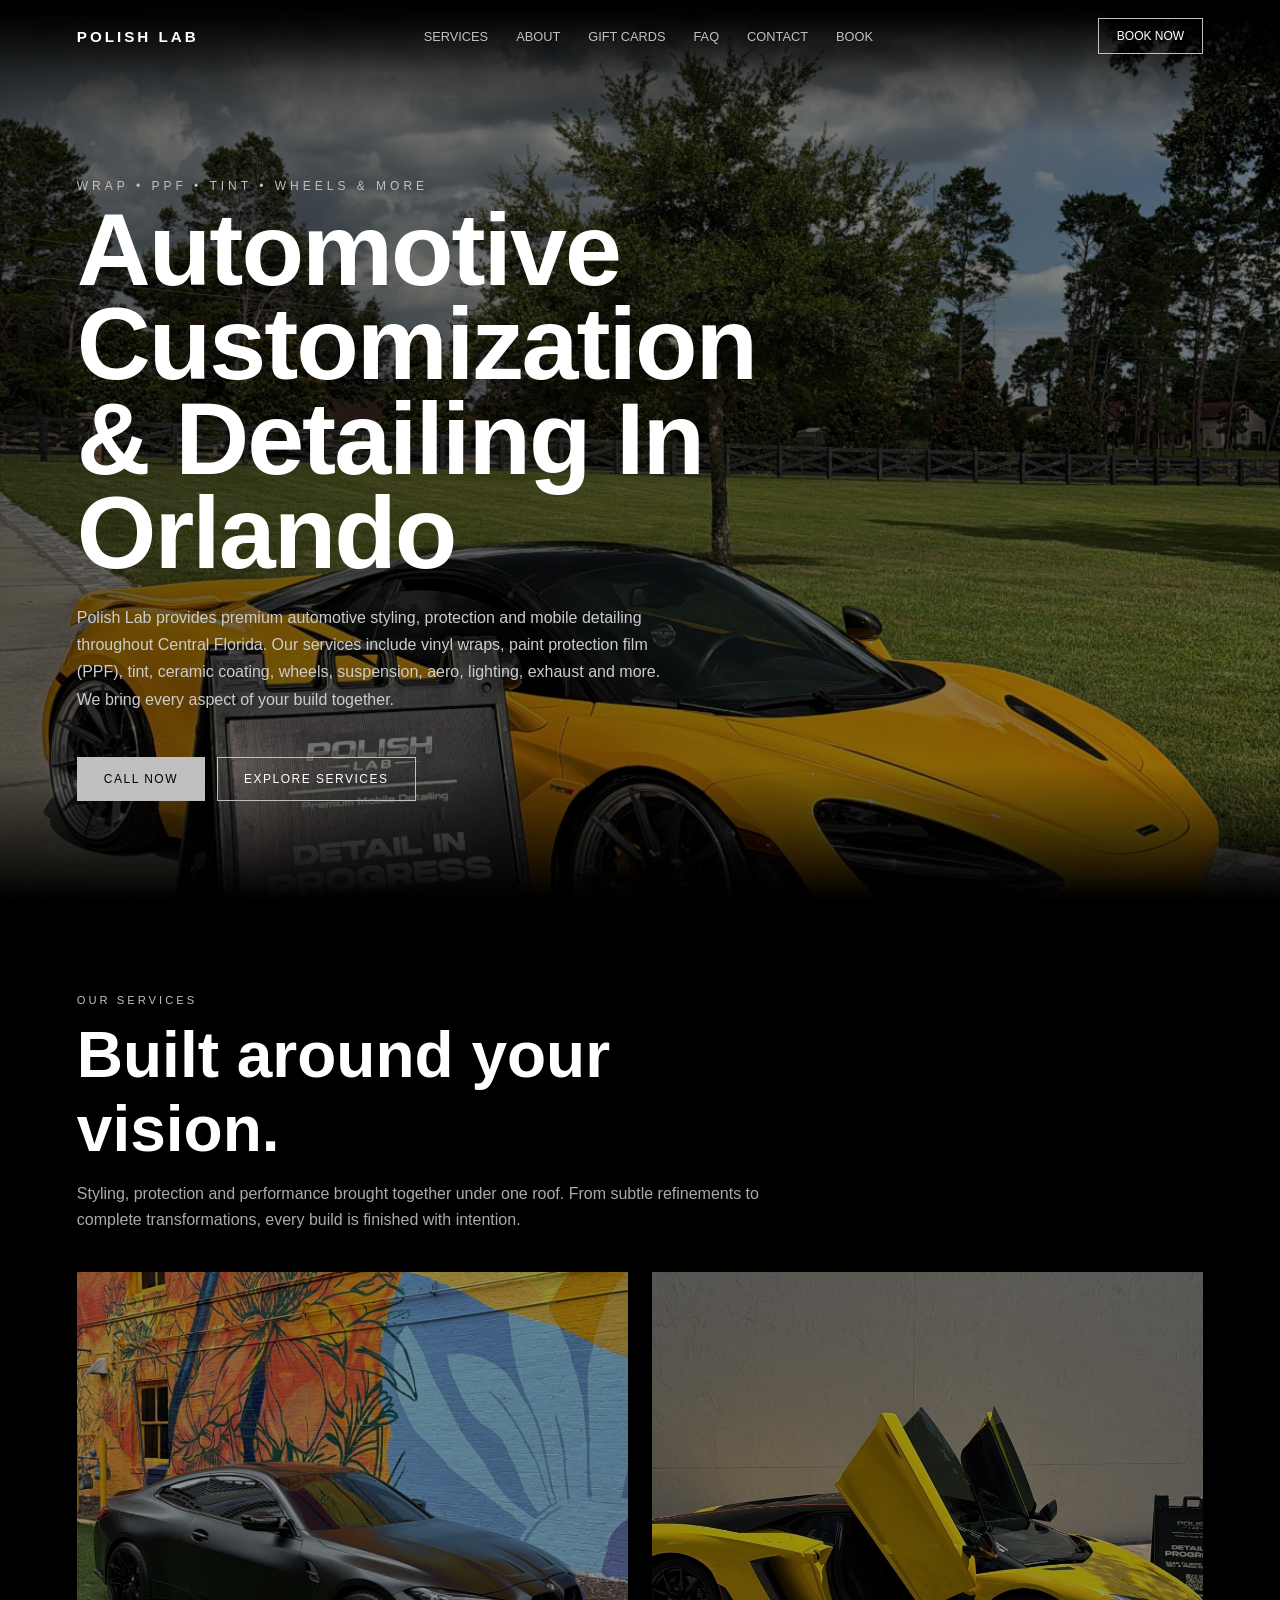
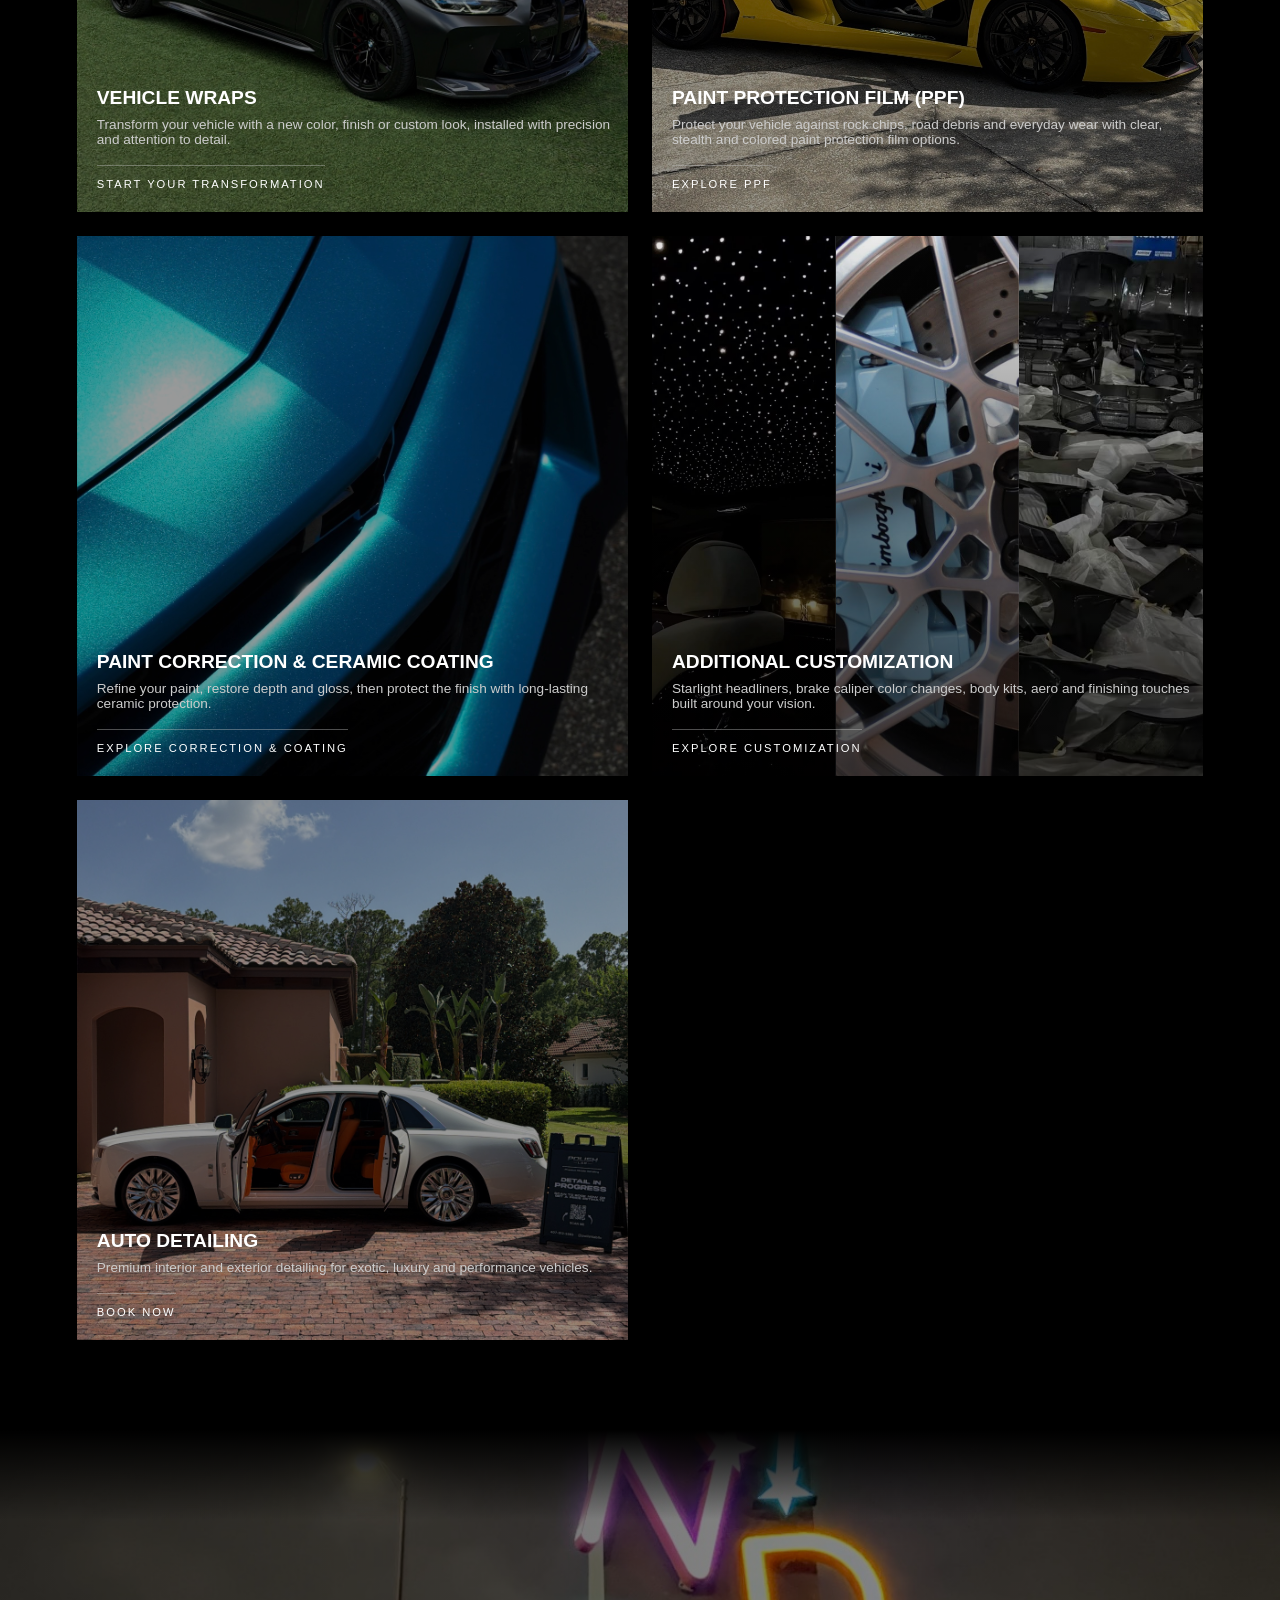
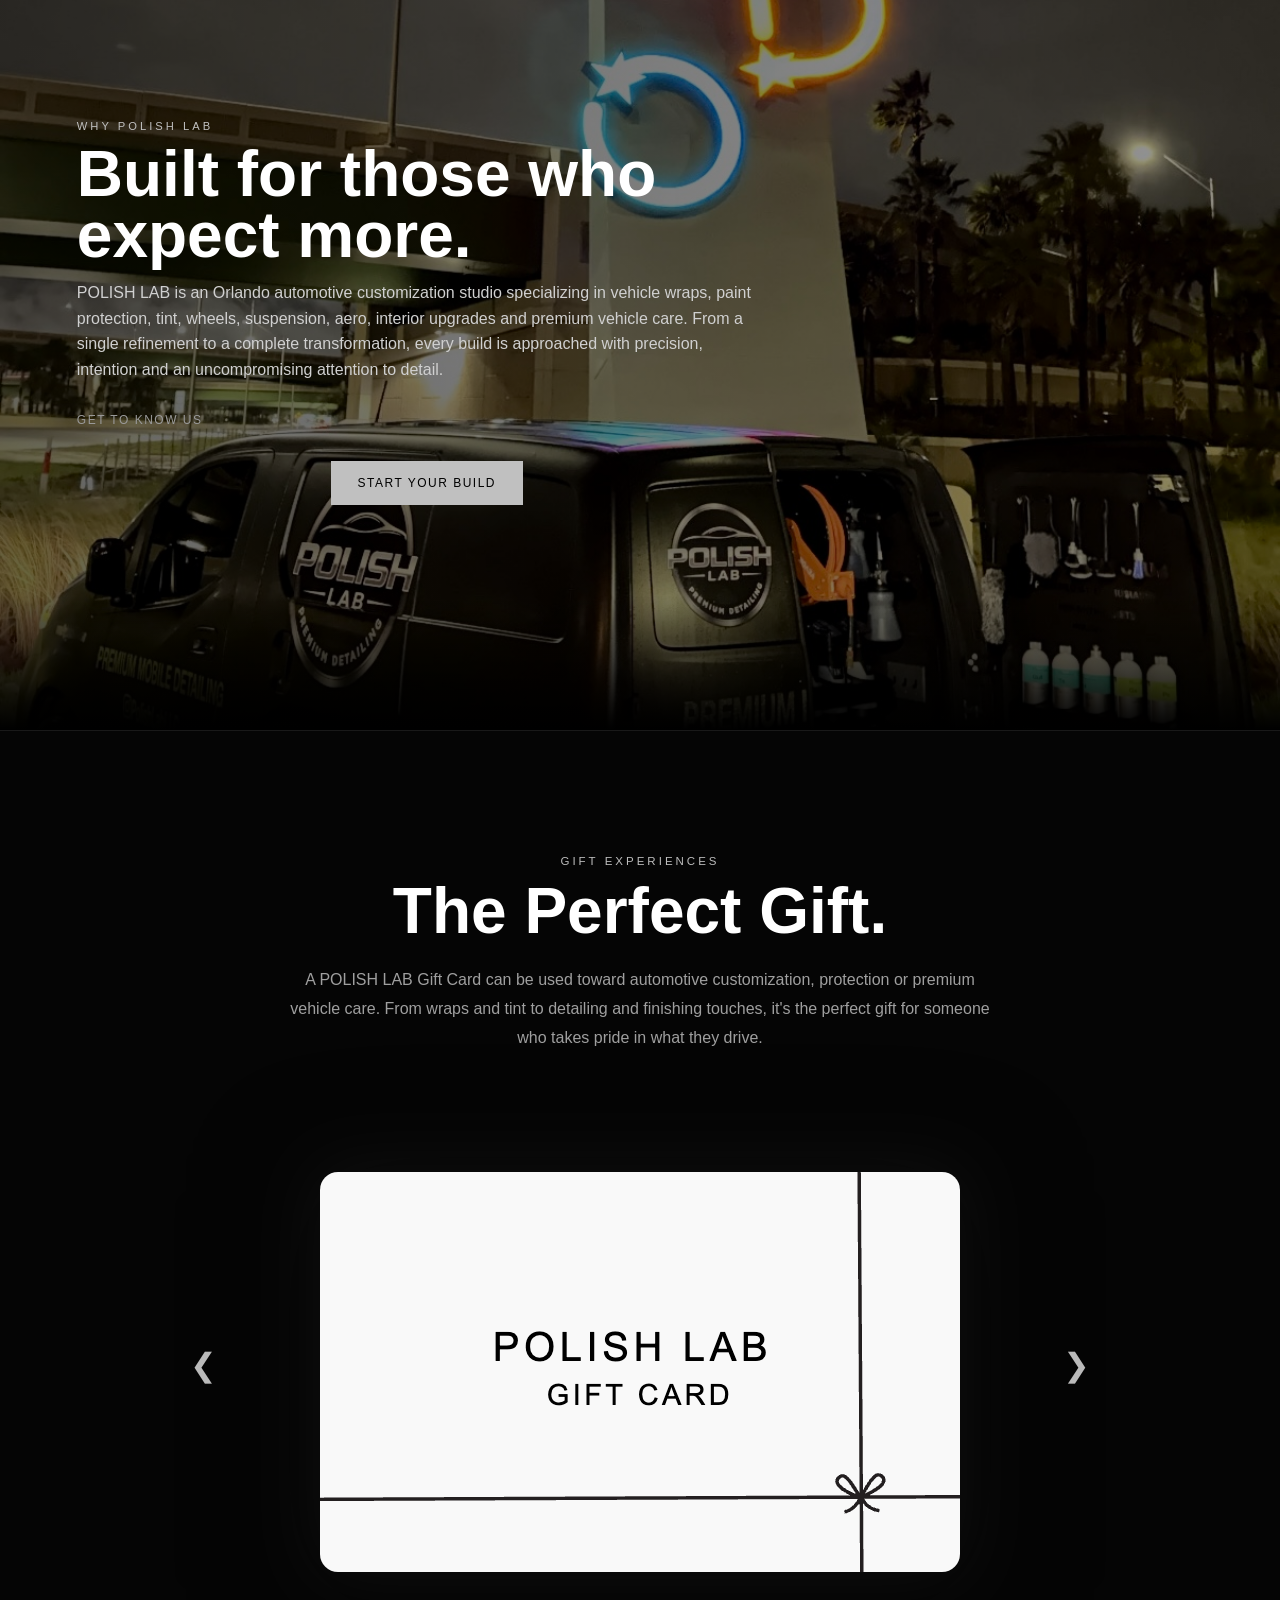
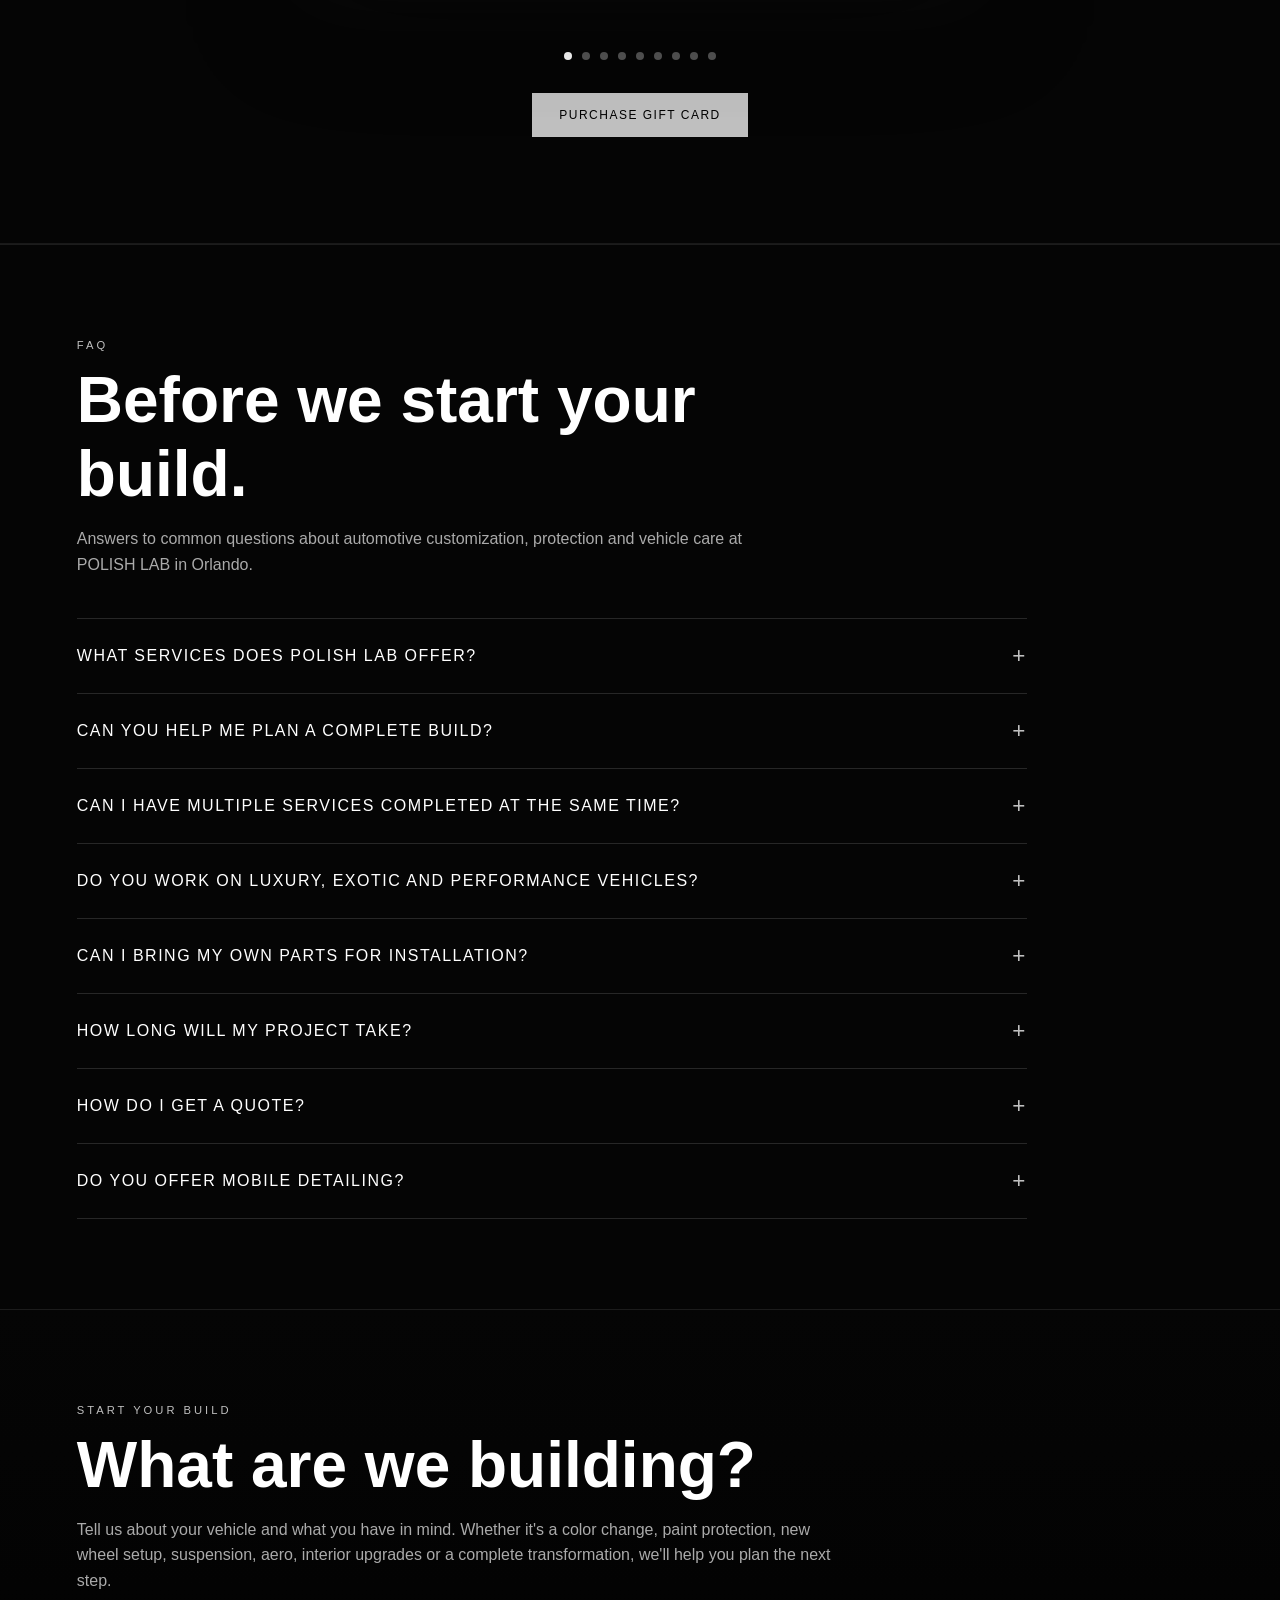
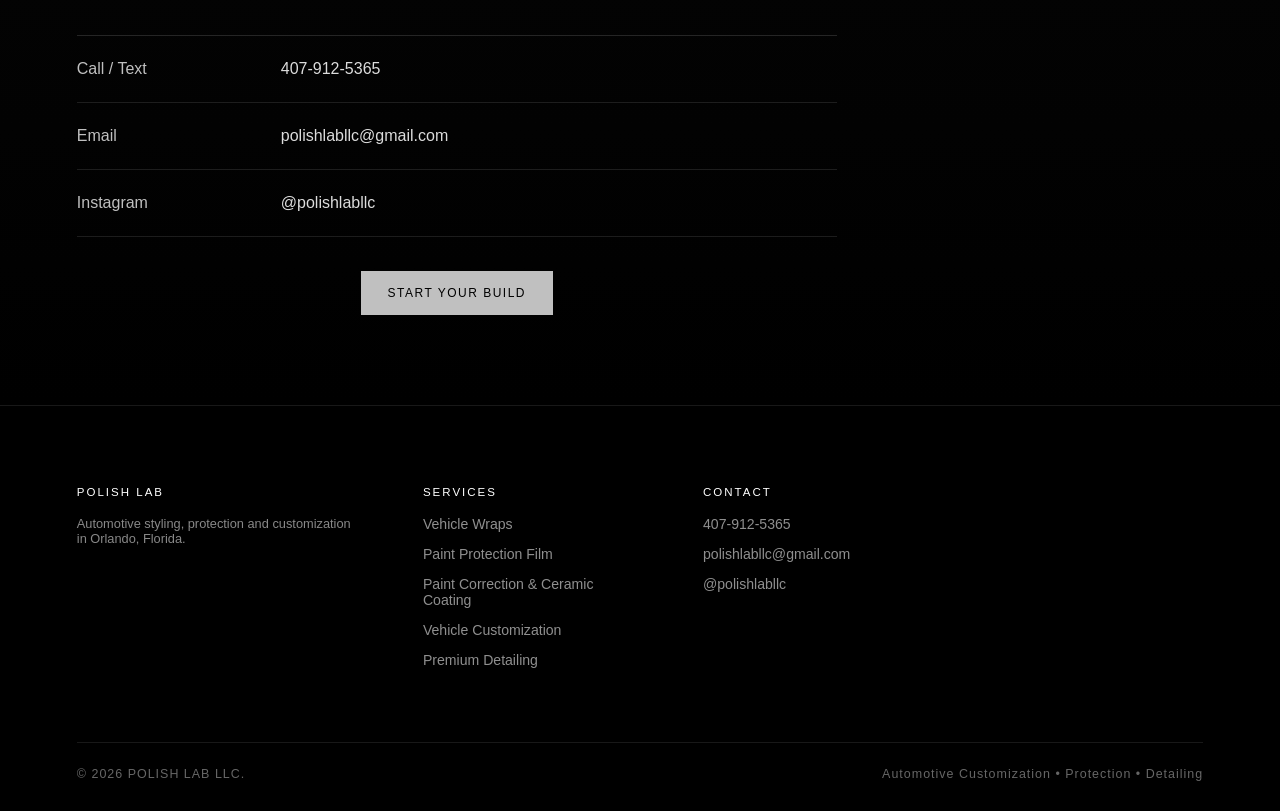
<file: index.html>
<!DOCTYPE html>
<html lang="en">
  <head>
    <meta charset="UTF-8" />
    <meta name="viewport" content="width=device-width, initial-scale=1.0" />
    <link rel="icon" href="polishlabtransparentlogo.png" />
    <meta
      name="description"
      content="POLISH LAB is an Orlando automotive customization studio specializing in vinyl wraps, PPF, tint, ceramic coating, paint correction, wheels, suspension, exhaust, aero, lighting, interior customization and premium detailing."
    />
    <title>
      Automotive Customization, Vehicle Wraps, PPF, Orlando | POLISH LAB
    </title>
    <link rel="canonical" href="https://polishlabllc.com/" />

    <link rel="stylesheet" href="styles2.css" />
  </head>

  <body>
    <!-- NAVBAR -->
    <header class="navbar">
      <a href="index.html" class="logo">POLISH LAB</a>

      <nav class="nav-links">
        <a href="#services">Services</a>

        <a href="#about">About</a>

        <a href="#gift-cards">Gift Cards</a>

        <a href="#faq">FAQ</a>

        <a href="#contact">Contact</a>

        <a
          href="https://square.site/appointments/book/rlv0rnjqiiqgdj/L0VBB9X74ZW7B/start"
          >Book</a
        >
      </nav>

      <a
        href="https://square.site/appointments/book/rlv0rnjqiiqgdj/L0VBB9X74ZW7B/start"
        class="nav-btn desktop-book"
        >Book Now</a
      >

      <button class="hamburger" id="hamburger" aria-label="Open menu">
        <span></span>

        <span></span>

        <span></span>
      </button>
    </header>

    <div class="mobile-menu" id="mobileMenu">
      <a href="#services"> Services</a>

      <a href="start-your-build.html">Start Your Build</a>

      <a href="about.html">Get To Know Us</a>

      <a href="#gift-cards">Gift Cards</a>

      <a href="#faq">FAQ</a>

      <a href="tel:+14079125365">Call Now</a>
    </div>

    <!-- HERO -->
    <section class="hero">
      <div class="hero-content">
        <div class="eyebrow">WRAP • PPF • TINT • WHEELS & MORE</div>

        <h1>Automotive Customization & Detailing In Orlando</h1>

        <p>
          Polish Lab provides premium automotive styling, protection and mobile
          detailing throughout Central Florida. Our services include vinyl
          wraps, paint protection film (PPF), tint, ceramic coating, wheels,
          suspension, aero, lighting, exhaust and more. We bring every aspect of
          your build together.
        </p>

        <div class="hero-buttons">
          <a href="tel:+14079125365" class="btn btn-primary">Call Now</a>
          <a href="#services" class="btn btn-secondary">Explore Services</a>
        </div>
      </div>
    </section>

    <!-- SERVICES -->
    <section id="services">
      <div class="section-header">
        <span>Our Services</span>
        <h2>Built around your vision.</h2>

        <p>
          Styling, protection and performance brought together under one roof.
          From subtle refinements to complete transformations, every build is
          finished with intention.
        </p>
      </div>

      <div class="services-grid">
        <a
          href="vehicle_wraps.html"
          class="service-card"
          style="background-image: url('m4.jpg')"
        >
          <div class="service-content">
            <h3>Vehicle Wraps</h3>
            <p>
              Transform your vehicle with a new color, finish or custom look,
              installed with precision and attention to detail.
            </p>
            <span class="price">START YOUR TRANSFORMATION</span>
          </div>
        </a>

        <a
          href="ppf.html"
          class="service-card"
          style="background-image: url('aventador.jpg')"
        >
          <div class="service-content">
            <h3>PAINT PROTECTION FILM (PPF)</h3>
            <p>
              Protect your vehicle against rock chips, road debris and everyday
              wear with clear, stealth and colored paint protection film
              options.
            </p>
            <span class="price">EXPLORE PPF</span>
          </div>
        </a>

        <a
          href="ceramic_coating.html"
          class="service-card"
          style="background-image: url('cb.jpg')"
        >
          <div class="service-content">
            <h3>Paint Correction & Ceramic Coating</h3>
            <p>
              Refine your paint, restore depth and gloss, then protect the
              finish with long-lasting ceramic protection.
            </p>
            <span class="price">EXPLORE CORRECTION & COATING</span>
          </div>
        </a>

        <a href="customization.html" class="service-card customization-card">
          <div class="customization-card-images">
            <div style="background-image: url('starlight_headliner.jpg')"></div>
            <div
              style="background-image: url('wheels_brake_caliper.jpg')"
            ></div>
            <div style="background-image: url('body_kit.jpg')"></div>
          </div>

          <div class="service-content">
            <h3>ADDITIONAL CUSTOMIZATION</h3>
            <p>
              Starlight headliners, brake caliper color changes, body kits, aero
              and finishing touches built around your vision.
            </p>
            <span class="price">EXPLORE CUSTOMIZATION</span>
          </div>
        </a>

        <a
          href="auto_detailing.html"
          class="service-card"
          style="background-image: url('rolls-royce-ghost.JPG')"
        >
          <div class="service-content">
            <h3>Auto Detailing</h3>
            <p>
              Premium interior and exterior detailing for exotic, luxury and
              performance vehicles.
            </p>
            <span class="price">BOOK NOW</span>
          </div>
        </a>

        <!--
        <a
          href="aircraft_detailing.html"
          class="service-card"
          style="background-image: url('aircraft.jpg')"
        >
          <div class="service-content">
            <h3>Aircraft Detailing</h3>
            <p>
              Specialty aircraft detailing for private jets, hangars and
              aviation clients.
            </p>
            <span class="price">PRIVATE INQUIRY</span>
          </div>
        </a>

        <a
          href="marine_detailing.html"
          class="service-card"
          style="background-image: url('marine.jpg')"
        >
          <div class="service-content">
            <h3>Marine Detailing</h3>
            <p>Detailing for boats and marine surfaces.</p>
            <span class="price">PRIVATE INQUIRY</span>
          </div>
        </a>

        -->

        <!--
        <a
          href="#book"
          class="service-card"
          style="background-image: url('interior.jpg')"
        >
          <div class="service-content">
            <h3>Interior Detailing</h3>
            <p>Leather, plastics, carpets, and trim restoration.</p>
            <span class="price">$175–$375</span>
          </div>
        </a>

        <a
          href="#book"
          class="service-card"
          style="background-image: url('exterior.jpg')"
        >
          <div class="service-content">
            <h3>Exterior Detailing</h3>
            <p>Safe wash, decontamination, and gloss enhancement.</p>
            <span class="price">$150–$350</span>
          </div>
        </a>
        -->
      </div>
    </section>

    <!-- ABOUT -->
    <section class="about" id="about">
      <div class="about-content">
        <div class="section-header">
          <span>Why POLISH LAB</span>

          <h2>Built for those who expect more.</h2>

          <p>
            POLISH LAB is an Orlando automotive customization studio
            specializing in vehicle wraps, paint protection, tint, wheels,
            suspension, aero, interior upgrades and premium vehicle care. From a
            single refinement to a complete transformation, every build is
            approached with precision, intention and an uncompromising attention
            to detail.
          </p>
        </div>

        <div class="about-actions">
          <a href="about.html" class="about-pill">Get To Know Us</a>
        </div>

        <div class="about-cta">
          <a href="tel:+14079125365" class="btn btn-primary">
            Start Your Build
          </a>
        </div>
      </div>
    </section>

    <!-- ================================================= -->
    <!-- GIFT EXPERIENCES -->
    <!-- ================================================= -->
    <section class="gift-section" id="gift-cards">
      <div class="gift-content">
        <span class="section-kicker">Gift Experiences</span>

        <h2>The Perfect Gift.</h2>

        <p>
          A POLISH LAB Gift Card can be used toward automotive customization,
          protection or premium vehicle care. From wraps and tint to detailing
          and finishing touches, it's the perfect gift for someone who takes
          pride in what they drive.
        </p>

        <div class="gift-slider">
          <button class="gift-arrow gift-prev" aria-label="Previous Gift Card">
            &#10094;
          </button>

          <div class="gift-card-preview">
            <img
              id="giftCardImage"
              src="giftcard.png"
              alt="POLISH LAB Gift Card"
              class="gift-card-image"
            />
          </div>

          <button class="gift-arrow gift-next" aria-label="Next Gift Card">
            &#10095;
          </button>
        </div>

        <div class="gift-dots">
          <span class="gift-dot active"></span>
          <span class="gift-dot"></span>
          <span class="gift-dot"></span>
          <span class="gift-dot"></span>
          <span class="gift-dot"></span>
          <span class="gift-dot"></span>
          <span class="gift-dot"></span>
          <span class="gift-dot"></span>
          <span class="gift-dot"></span>
        </div>

        <a
          href="https://app.squareup.com/gift/ML5EJYE9EN1YE/order"
          class="btn btn-primary"
          target="_blank"
          rel="noopener"
        >
          Purchase Gift Card
        </a>
      </div>
    </section>

    <!-- FAQ -->
    <section class="faq-section" id="faq">
      <div class="section-header">
        <span>FAQ</span>

        <h2>Before we start your build.</h2>

        <p>
          Answers to common questions about automotive customization, protection
          and vehicle care at POLISH LAB in Orlando.
        </p>
      </div>

      <div class="faq">
        <details class="faq-item">
          <summary>What services does POLISH LAB offer?</summary>

          <div class="faq-answer">
            POLISH LAB specializes in automotive styling, protection and
            customization including vehicle wraps, paint protection film (PPF),
            window tint, paint correction, ceramic coating, wheels and tires,
            suspension, body kits and aero, exhaust systems, starlight
            headliners, brake caliper color changes and premium detailing.
            <br /><br />
            Services can be completed individually or combined into a more
            comprehensive build.
          </div>
        </details>

        <details class="faq-item">
          <summary>Can you help me plan a complete build?</summary>

          <div class="faq-answer">
            Yes. You don't need to have every detail figured out before
            contacting us. Tell us what you drive, the look you're going for and
            the modifications you're considering.
            <br /><br />
            We can help you plan the project so the color, protection, stance,
            wheels, aero and finishing details work together as one complete
            build.
          </div>
        </details>

        <details class="faq-item">
          <summary>
            Can I have multiple services completed at the same time?
          </summary>

          <div class="faq-answer">
            Yes. Many POLISH LAB projects combine multiple services such as a
            vehicle wrap, window tint, wheels, suspension, aero or other
            customization.
            <br /><br />
            Combining services also allows us to plan the vehicle's overall
            appearance before work begins.
          </div>
        </details>

        <details class="faq-item">
          <summary>
            Do you work on luxury, exotic and performance vehicles?
          </summary>

          <div class="faq-answer">
            Yes. POLISH LAB works with luxury, exotic, performance and
            enthusiast-owned vehicles, as well as daily drivers being
            transformed or protected.
            <br /><br />
            Every project is approached around the specific vehicle, materials,
            components and scope of work involved.
          </div>
        </details>

        <details class="faq-item">
          <summary>Can I bring my own parts for installation?</summary>

          <div class="faq-answer">
            Customer-supplied parts may be installed depending on the vehicle,
            component and scope of work.
            <br /><br />
            Contact us with your vehicle information and the specific part
            before your appointment so we can confirm compatibility and
            installation requirements.
          </div>
        </details>

        <details class="faq-item">
          <summary>How long will my project take?</summary>

          <div class="faq-answer">
            Project timelines depend on the vehicle, services selected, material
            availability and complexity of the build.
            <br /><br />
            Smaller services may be completed quickly, while full wraps,
            protection packages or multi-service transformations may require the
            vehicle for several days. An estimated timeline will be provided
            when your project is planned.
          </div>
        </details>

        <details class="faq-item">
          <summary>How do I get a quote?</summary>

          <div class="faq-answer">
            Contact POLISH LAB with your vehicle's year, make and model along
            with the services you're interested in.
            <br /><br />
            Photos of the vehicle and inspiration photos are helpful for wraps,
            wheels, aero, interior customization and more involved builds.
          </div>
        </details>

        <details class="faq-item">
          <summary>Do you offer mobile detailing?</summary>

          <div class="faq-answer">
            Yes. POLISH LAB offers premium mobile detailing throughout Orlando
            and surrounding Central Florida communities.
            <br /><br />
            Detailing appointments can be booked separately, while customization
            projects are handled by consultation or inquiry.
          </div>
        </details>
      </div>
    </section>

    <!-- CONTACT -->

    <section class="contact" id="contact">
      <div class="section-header">
        <span>Start Your Build</span>

        <h2>What are we building?</h2>

        <p>
          Tell us about your vehicle and what you have in mind. Whether it's a
          color change, paint protection, new wheel setup, suspension, aero,
          interior upgrades or a complete transformation, we'll help you plan
          the next step.
        </p>
      </div>

      <div class="contact-card">
        <a href="tel:+14079125365" class="contact-line">
          <span>Call / Text</span>

          <strong>407-912-5365</strong>
        </a>

        <a href="mailto:polishlabllc@gmail.com" class="contact-line">
          <span>Email</span>

          <strong>polishlabllc@gmail.com</strong>
        </a>

        <a
          href="https://instagram.com/polishlabllc"
          class="contact-line"
          target="_blank"
          rel="noopener"
        >
          <span>Instagram</span>

          <strong>@polishlabllc</strong>
        </a>

        <a href="tel:+14079125365" class="btn btn-primary contact-btn">
          Start Your Build
        </a>
      </div>
    </section>

    <!-- ================================================= -->
    <!-- FOOTER -->
    <!-- ================================================= -->

    <footer class="site-footer">
      <div class="footer-top">
        <div class="footer-links">
          <span>POLISH LAB</span>

          <p>
            Automotive styling, protection and customization in Orlando,
            Florida.
          </p>
        </div>

        <div class="footer-links">
          <span> Services </span>

          <a href="vehicle_wraps.html"> Vehicle Wraps </a>

          <a href="ppf.html"> Paint Protection Film </a>

          <a href="ceramic_coating.html">
            Paint Correction & Ceramic Coating
          </a>

          <a href="customization.html"> Vehicle Customization </a>

          <a href="auto_detailing.html"> Premium Detailing </a>
        </div>

        <div class="footer-contact">
          <span> Contact </span>

          <a href="tel:+14079125365"> 407-912-5365 </a>

          <a href="mailto:polishlabllc@gmail.com"> polishlabllc@gmail.com </a>

          <a
            href="https://instagram.com/polishlabllc"
            target="_blank"
            rel="noopener"
          >
            @polishlabllc
          </a>
        </div>
      </div>

      <div class="footer-bottom">
        <p>© 2026 POLISH LAB LLC.</p>

        <p>Automotive Customization • Protection • Detailing</p>
      </div>
    </footer>
    <script src="script.js"></script>
  </body>
</html>
</file>
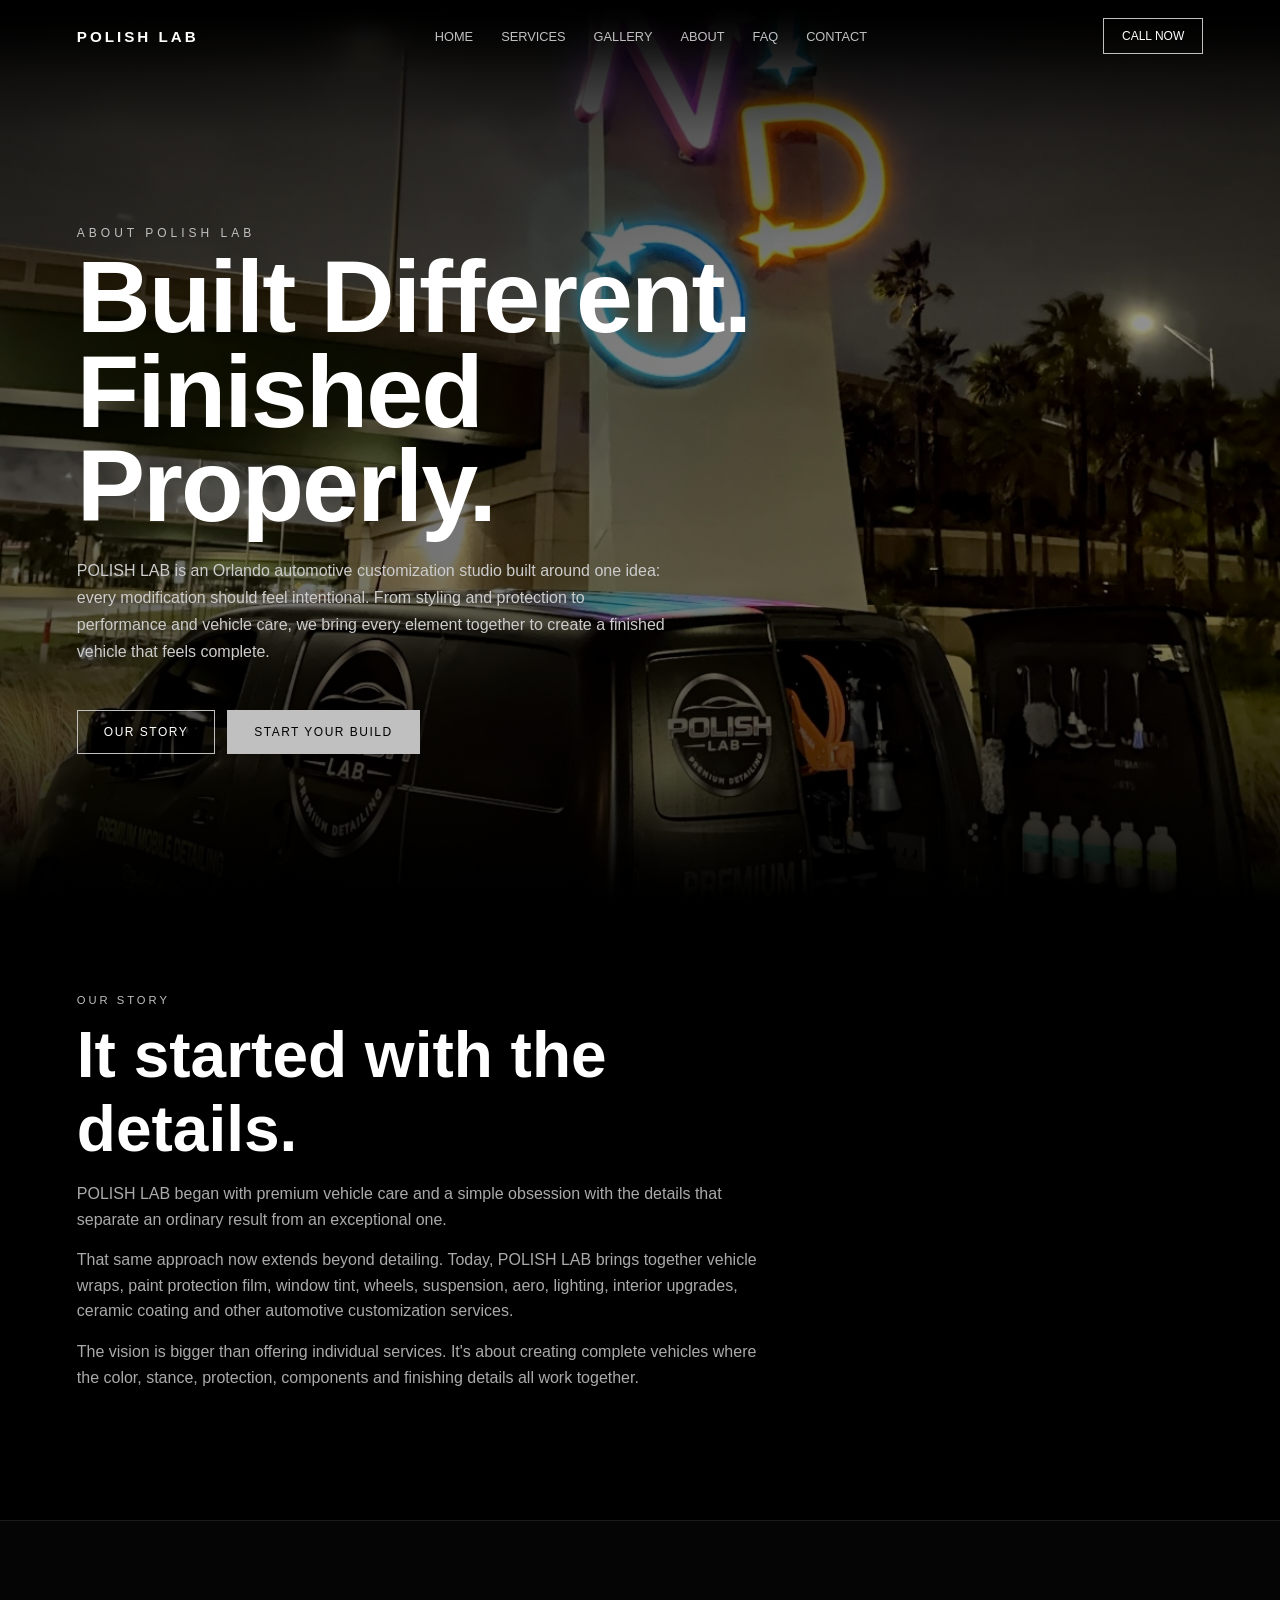
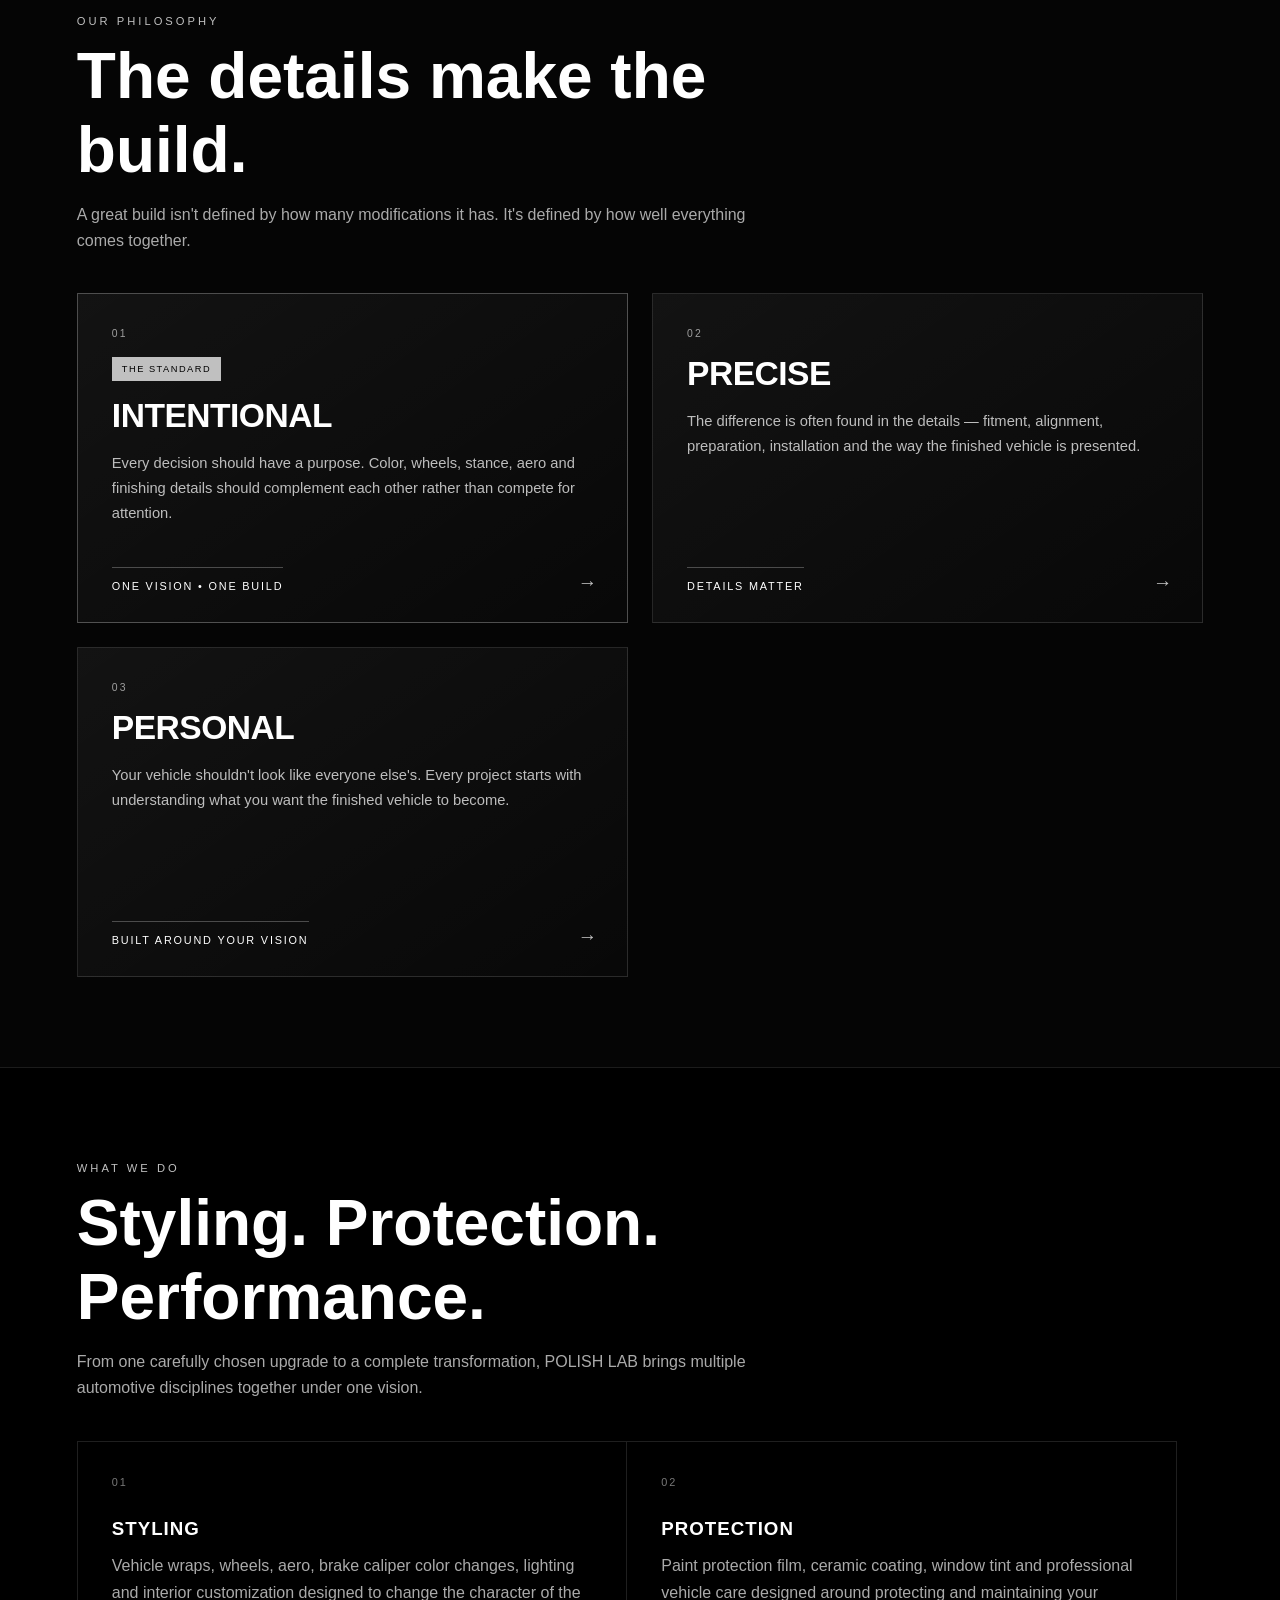
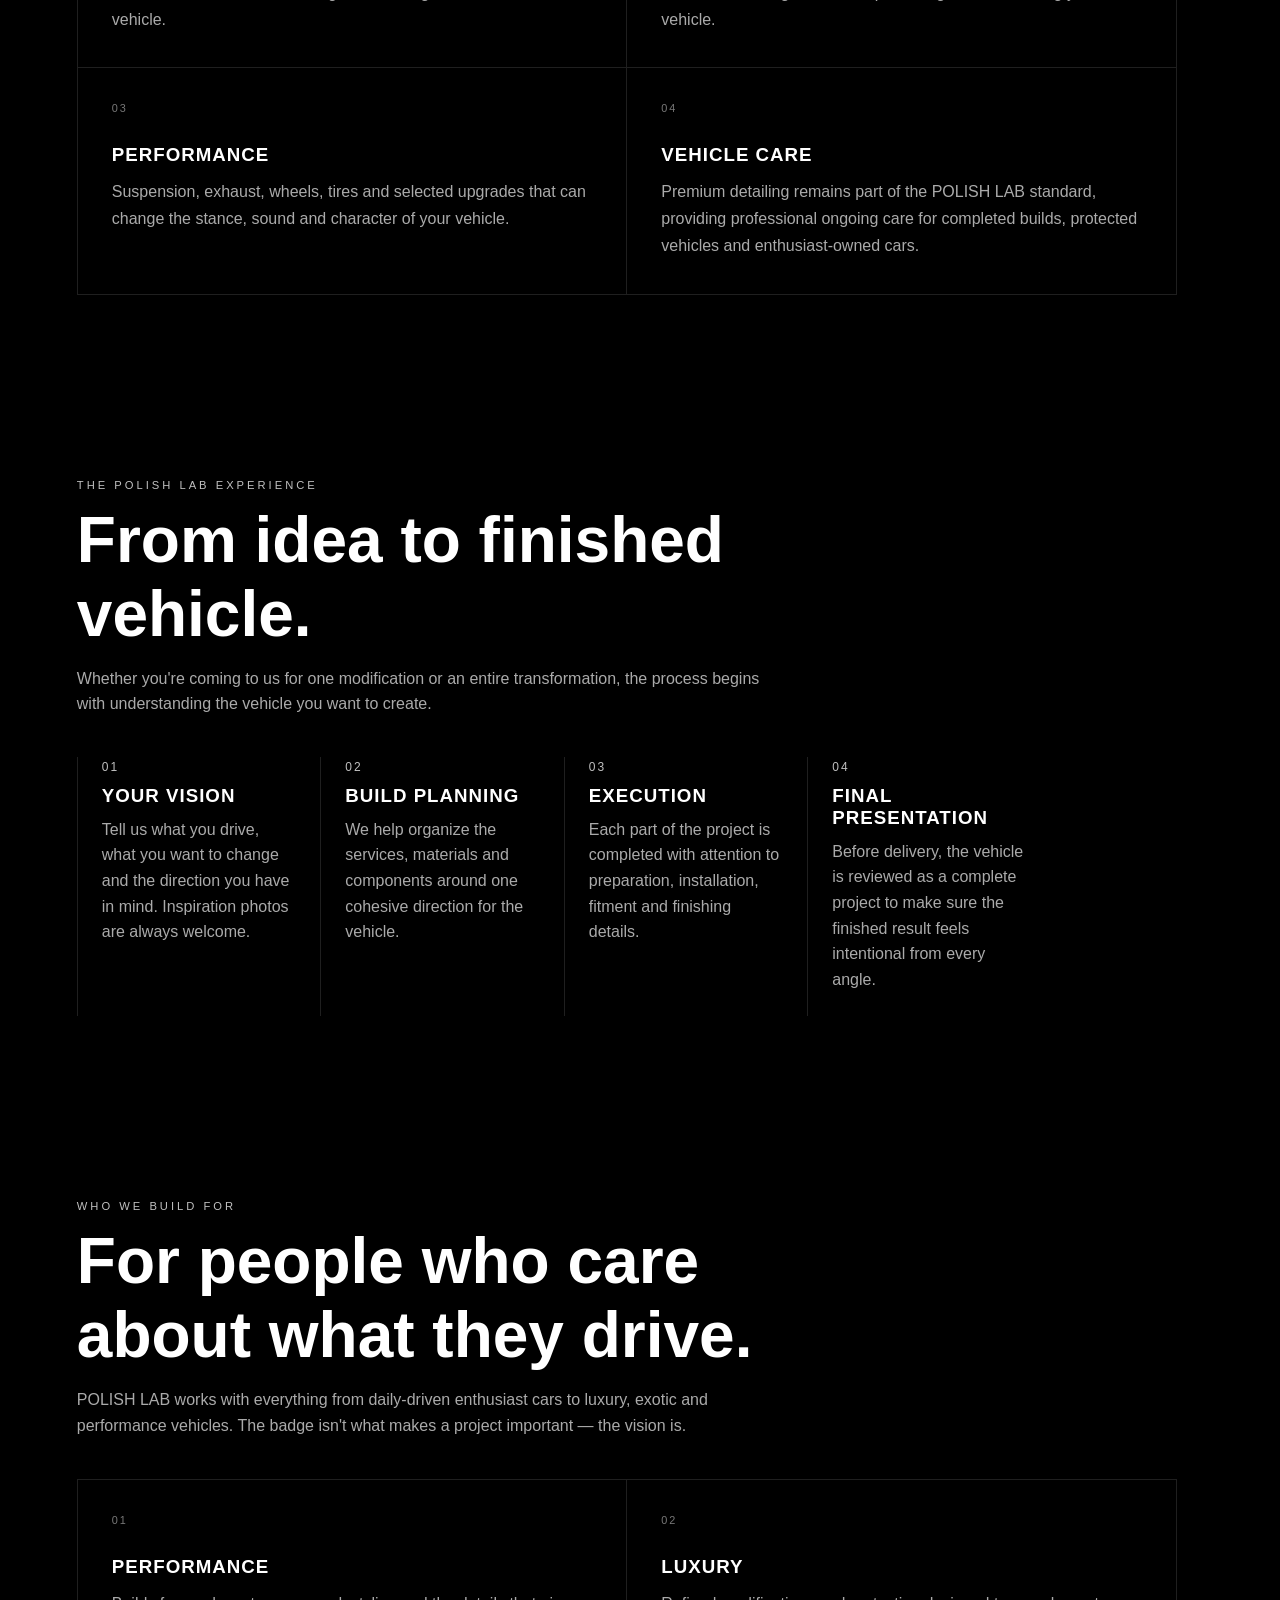
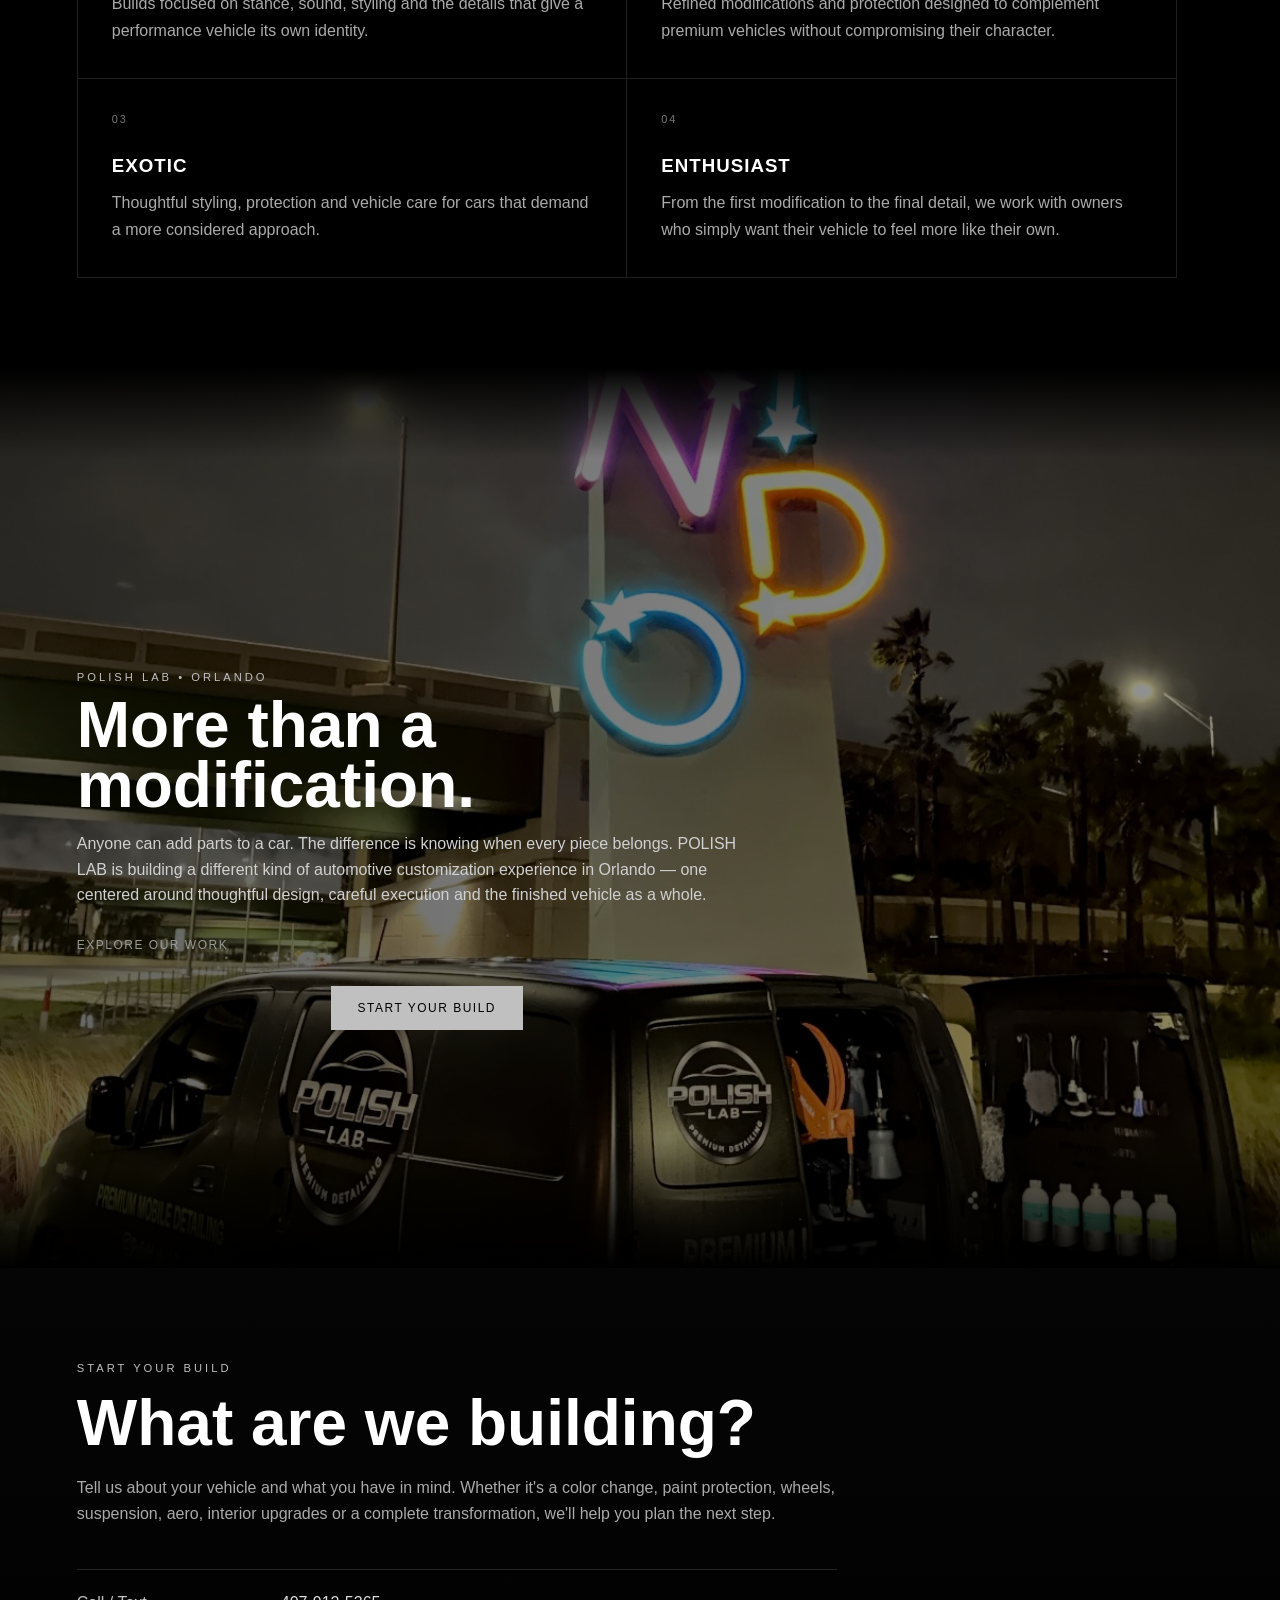
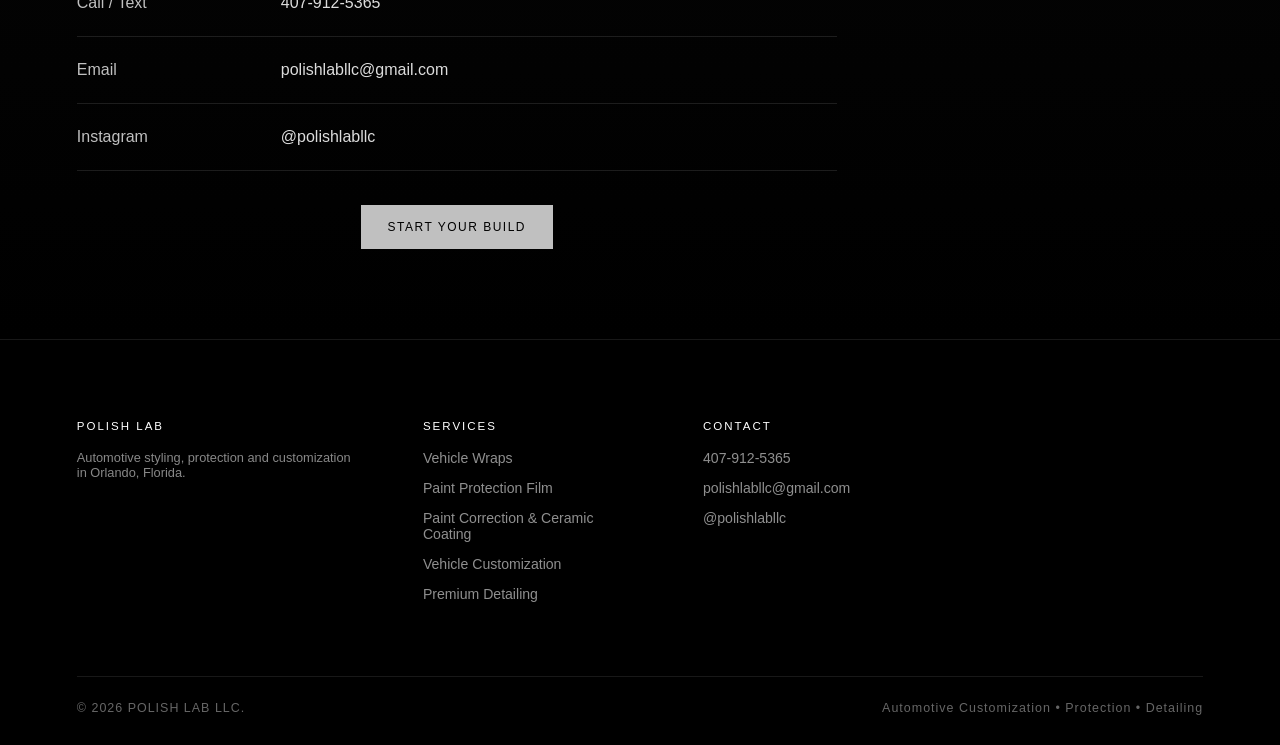
<file: about.html>
<!DOCTYPE html>
<html lang="en">
  <head>
    <meta charset="UTF-8" />

    <meta
      name="viewport"
      content="width=device-width, initial-scale=1, viewport-fit=cover"
    />

    <link rel="icon" href="polishlabtransparentlogo.png" />

    <title>About POLISH LAB | Automotive Customization Orlando</title>

    <meta
      name="description"
      content="Get to know POLISH LAB, an Orlando automotive customization studio specializing in vehicle wraps, PPF, tint, wheels, suspension, aero, lighting, interior customization, ceramic coating and premium detailing."
    />

    <link rel="canonical" href="https://polishlabllc.com/about.html" />

    <meta name="theme-color" content="#000000" />

    <link rel="stylesheet" href="styles2.css" />

    <script src="script.js" defer></script>
  </head>

  <body>
    <!-- ================================================= -->
    <!-- NAVBAR -->
    <!-- ================================================= -->

    <header class="navbar">
      <a href="index.html" class="logo" aria-label="POLISH LAB Home">
        POLISH LAB
      </a>

      <nav class="nav-links" aria-label="Primary navigation">
        <a href="index.html"> Home </a>

        <a href="index.html#services"> Services </a>

        <a href="gallery.html"> Gallery </a>

        <a href="about.html"> About </a>

        <a href="#faq"> FAQ </a>

        <a href="#contact"> Contact </a>
      </nav>

      <a href="tel:+14079125365" class="nav-btn desktop-book"> Call Now </a>

      <button
        class="hamburger"
        id="hamburger"
        type="button"
        aria-label="Open navigation menu"
        aria-expanded="false"
        aria-controls="mobileMenu"
      >
        <span></span>
        <span></span>
        <span></span>
      </button>
    </header>

    <!-- ================================================= -->
    <!-- MOBILE MENU -->
    <!-- ================================================= -->

    <div class="mobile-menu" id="mobileMenu">
      <a href="index.html#services"> Services</a>

      <a href="about.html">Get To Know Us</a>

      <a href="#gift-cards">Gift Cards</a>

      <a href="#faq">FAQ</a>

      <a href="tel:+14079125365">Call Now</a>
    </div>

    <main>
      <!-- ================================================= -->
      <!-- ABOUT HERO -->
      <!-- ================================================= -->

      <section class="service-hero about-page-hero">
        <div class="service-hero-content">
          <div class="eyebrow">About POLISH LAB</div>
          <h1>Built Different. Finished Properly.</h1>

          <p>
            POLISH LAB is an Orlando automotive customization studio built
            around one idea: every modification should feel intentional. From
            styling and protection to performance and vehicle care, we bring
            every element together to create a finished vehicle that feels
            complete.
          </p>

          <div class="hero-buttons">
            <a href="#story" class="btn btn-secondary"> Our Story </a>

            <a href="tel:+14079125365" class="btn btn-primary">
              Start Your Build
            </a>
          </div>
        </div>
      </section>

      <!-- ================================================= -->
      <!-- OUR STORY -->
      <!-- ================================================= -->

      <section class="service-intro" id="story">
        <div class="section-header">
          <span>Our Story</span>

          <h2>It started with the details.</h2>

          <p>
            POLISH LAB began with premium vehicle care and a simple obsession
            with the details that separate an ordinary result from an
            exceptional one.
          </p>

          <p>
            That same approach now extends beyond detailing. Today, POLISH LAB
            brings together vehicle wraps, paint protection film, window tint,
            wheels, suspension, aero, lighting, interior upgrades, ceramic
            coating and other automotive customization services.
          </p>

          <p>
            The vision is bigger than offering individual services. It's about
            creating complete vehicles where the color, stance, protection,
            components and finishing details all work together.
          </p>
        </div>
      </section>

      <!-- ================================================= -->
      <!-- PHILOSOPHY -->
      <!-- ================================================= -->

      <section class="packages">
        <div class="section-header">
          <span>Our Philosophy</span>

          <h2>The details make the build.</h2>

          <p>
            A great build isn't defined by how many modifications it has. It's
            defined by how well everything comes together.
          </p>
        </div>

        <div class="package-list-premium">
          <div class="premium-package featured">
            <span class="package-kicker">01</span>

            <span class="package-label">The Standard</span>

            <h3>Intentional</h3>

            <p>
              Every decision should have a purpose. Color, wheels, stance, aero
              and finishing details should complement each other rather than
              compete for attention.
            </p>

            <span class="package-action"> One Vision • One Build </span>
          </div>

          <div class="premium-package">
            <span class="package-kicker">02</span>

            <h3>Precise</h3>

            <p>
              The difference is often found in the details — fitment, alignment,
              preparation, installation and the way the finished vehicle is
              presented.
            </p>

            <span class="package-action"> Details Matter </span>
          </div>

          <div class="premium-package">
            <span class="package-kicker">03</span>

            <h3>Personal</h3>

            <p>
              Your vehicle shouldn't look like everyone else's. Every project
              starts with understanding what you want the finished vehicle to
              become.
            </p>

            <span class="package-action"> Built Around Your Vision </span>
          </div>
        </div>
      </section>

      <!-- ================================================= -->
      <!-- WHAT WE DO -->
      <!-- ================================================= -->

      <section class="orlandoLocal">
        <div class="section-header">
          <span>What We Do</span>

          <h2>Styling. Protection. Performance.</h2>

          <p>
            From one carefully chosen upgrade to a complete transformation,
            POLISH LAB brings multiple automotive disciplines together under one
            vision.
          </p>
        </div>

        <div class="orlandoLocalGrid">
          <div class="orlandoLocalItem">
            <span>01</span>

            <h3>Styling</h3>

            <p>
              Vehicle wraps, wheels, aero, brake caliper color changes, lighting
              and interior customization designed to change the character of the
              vehicle.
            </p>
          </div>

          <div class="orlandoLocalItem">
            <span>02</span>

            <h3>Protection</h3>

            <p>
              Paint protection film, ceramic coating, window tint and
              professional vehicle care designed around protecting and
              maintaining your vehicle.
            </p>
          </div>

          <div class="orlandoLocalItem">
            <span>03</span>

            <h3>Performance</h3>

            <p>
              Suspension, exhaust, wheels, tires and selected upgrades that can
              change the stance, sound and character of your vehicle.
            </p>
          </div>

          <div class="orlandoLocalItem">
            <span>04</span>

            <h3>Vehicle Care</h3>

            <p>
              Premium detailing remains part of the POLISH LAB standard,
              providing professional ongoing care for completed builds,
              protected vehicles and enthusiast-owned cars.
            </p>
          </div>
        </div>
      </section>

      <!-- ================================================= -->
      <!-- EXPERIENCE -->
      <!-- ================================================= -->

      <section class="process">
        <div class="section-header">
          <span>The POLISH LAB Experience</span>

          <h2>From idea to finished vehicle.</h2>

          <p>
            Whether you're coming to us for one modification or an entire
            transformation, the process begins with understanding the vehicle
            you want to create.
          </p>
        </div>

        <div class="process-list">
          <div>
            <span>01</span>

            <h3>Your Vision</h3>

            <p>
              Tell us what you drive, what you want to change and the direction
              you have in mind. Inspiration photos are always welcome.
            </p>
          </div>

          <div>
            <span>02</span>

            <h3>Build Planning</h3>

            <p>
              We help organize the services, materials and components around one
              cohesive direction for the vehicle.
            </p>
          </div>

          <div>
            <span>03</span>

            <h3>Execution</h3>

            <p>
              Each part of the project is completed with attention to
              preparation, installation, fitment and finishing details.
            </p>
          </div>

          <div>
            <span>04</span>

            <h3>Final Presentation</h3>

            <p>
              Before delivery, the vehicle is reviewed as a complete project to
              make sure the finished result feels intentional from every angle.
            </p>
          </div>
        </div>
      </section>

      <!-- ================================================= -->
      <!-- WHO WE BUILD FOR -->
      <!-- ================================================= -->

      <section class="orlandoLocal">
        <div class="section-header">
          <span>Who We Build For</span>

          <h2>For people who care about what they drive.</h2>

          <p>
            POLISH LAB works with everything from daily-driven enthusiast cars
            to luxury, exotic and performance vehicles. The badge isn't what
            makes a project important — the vision is.
          </p>
        </div>

        <div class="orlandoLocalGrid">
          <div class="orlandoLocalItem">
            <span>01</span>

            <h3>Performance</h3>

            <p>
              Builds focused on stance, sound, styling and the details that give
              a performance vehicle its own identity.
            </p>
          </div>

          <div class="orlandoLocalItem">
            <span>02</span>

            <h3>Luxury</h3>

            <p>
              Refined modifications and protection designed to complement
              premium vehicles without compromising their character.
            </p>
          </div>

          <div class="orlandoLocalItem">
            <span>03</span>

            <h3>Exotic</h3>

            <p>
              Thoughtful styling, protection and vehicle care for cars that
              demand a more considered approach.
            </p>
          </div>

          <div class="orlandoLocalItem">
            <span>04</span>

            <h3>Enthusiast</h3>

            <p>
              From the first modification to the final detail, we work with
              owners who simply want their vehicle to feel more like their own.
            </p>
          </div>
        </div>
      </section>

      <!-- ================================================= -->
      <!-- BRAND STATEMENT -->
      <!-- ================================================= -->

      <section class="about">
        <div class="about-content">
          <div class="section-header">
            <span>POLISH LAB • Orlando</span>

            <h2>More than a modification.</h2>

            <p>
              Anyone can add parts to a car. The difference is knowing when
              every piece belongs. POLISH LAB is building a different kind of
              automotive customization experience in Orlando — one centered
              around thoughtful design, careful execution and the finished
              vehicle as a whole.
            </p>
          </div>

          <div class="about-actions">
            <a href="gallery.html" class="about-pill"> Explore Our Work </a>
          </div>

          <div class="about-cta">
            <a href="tel:+14079125365" class="btn btn-primary">
              Start Your Build
            </a>
          </div>
        </div>
      </section>
    </main>

    <!-- ================================================= -->
    <!-- CONTACT -->
    <!-- ================================================= -->

    <section class="contact" id="contact">
      <div class="section-header">
        <span>Start Your Build</span>

        <h2>What are we building?</h2>

        <p>
          Tell us about your vehicle and what you have in mind. Whether it's a
          color change, paint protection, wheels, suspension, aero, interior
          upgrades or a complete transformation, we'll help you plan the next
          step.
        </p>
      </div>

      <div class="contact-card">
        <a href="tel:+14079125365" class="contact-line">
          <span>Call / Text</span>

          <strong>407-912-5365</strong>
        </a>

        <a href="mailto:polishlabllc@gmail.com" class="contact-line">
          <span>Email</span>

          <strong>polishlabllc@gmail.com</strong>
        </a>

        <a
          href="https://instagram.com/polishlabllc"
          class="contact-line"
          target="_blank"
          rel="noopener"
        >
          <span>Instagram</span>

          <strong>@polishlabllc</strong>
        </a>

        <a href="tel:+14079125365" class="btn btn-primary contact-btn">
          Start Your Build
        </a>
      </div>
    </section>

    <footer class="site-footer">
      <div class="footer-top">
        <div class="footer-links">
          <span>POLISH LAB</span>

          <p>
            Automotive styling, protection and customization in Orlando,
            Florida.
          </p>
        </div>

        <div class="footer-links">
          <span> Services </span>

          <a href="vehicle_wraps.html"> Vehicle Wraps </a>

          <a href="ppf.html"> Paint Protection Film </a>

          <a href="ceramic_coating.html">
            Paint Correction & Ceramic Coating
          </a>

          <a href="customization.html"> Vehicle Customization </a>

          <a href="auto_detailing.html"> Premium Detailing </a>
        </div>

        <div class="footer-contact">
          <span> Contact </span>

          <a href="tel:+14079125365"> 407-912-5365 </a>

          <a href="mailto:polishlabllc@gmail.com"> polishlabllc@gmail.com </a>

          <a
            href="https://instagram.com/polishlabllc"
            target="_blank"
            rel="noopener"
          >
            @polishlabllc
          </a>
        </div>
      </div>

      <div class="footer-bottom">
        <p>© 2026 POLISH LAB LLC.</p>

        <p>Automotive Customization • Protection • Detailing</p>
      </div>
    </footer>
  </body>
</html>
</file>
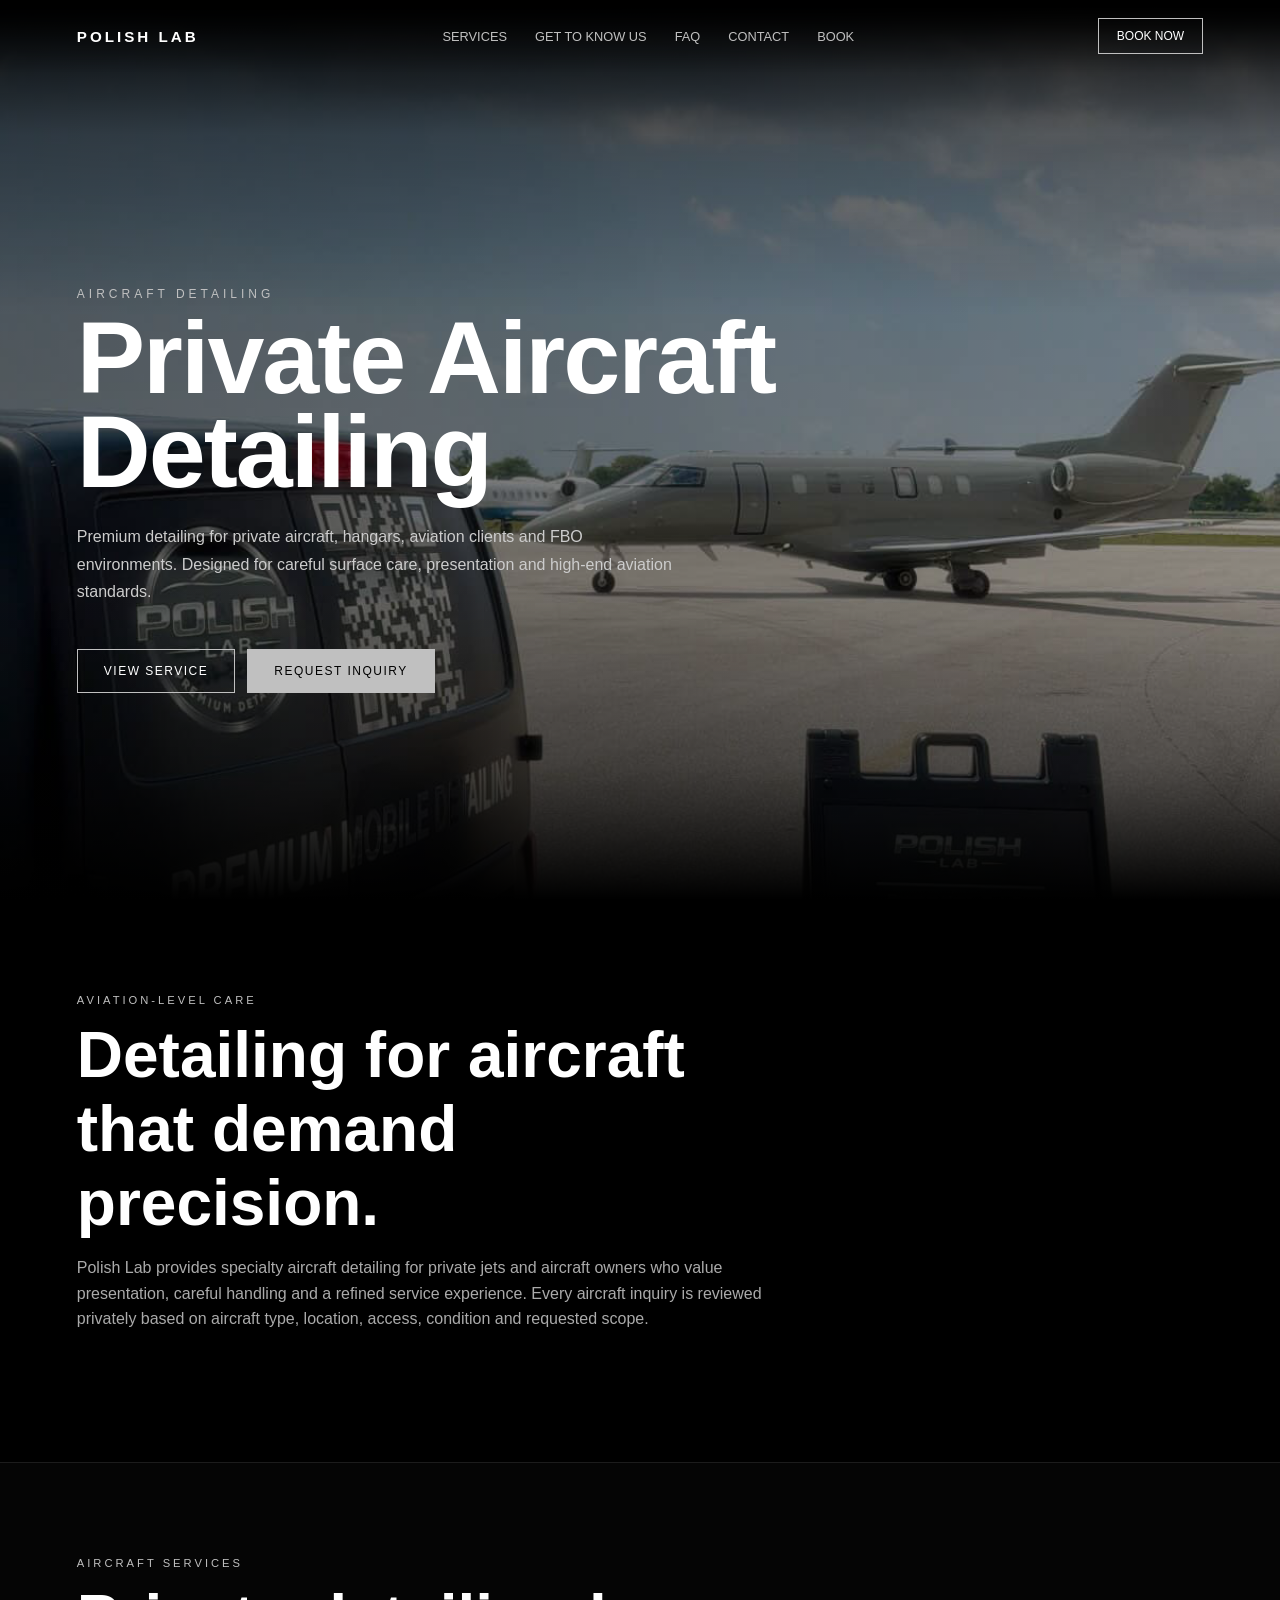
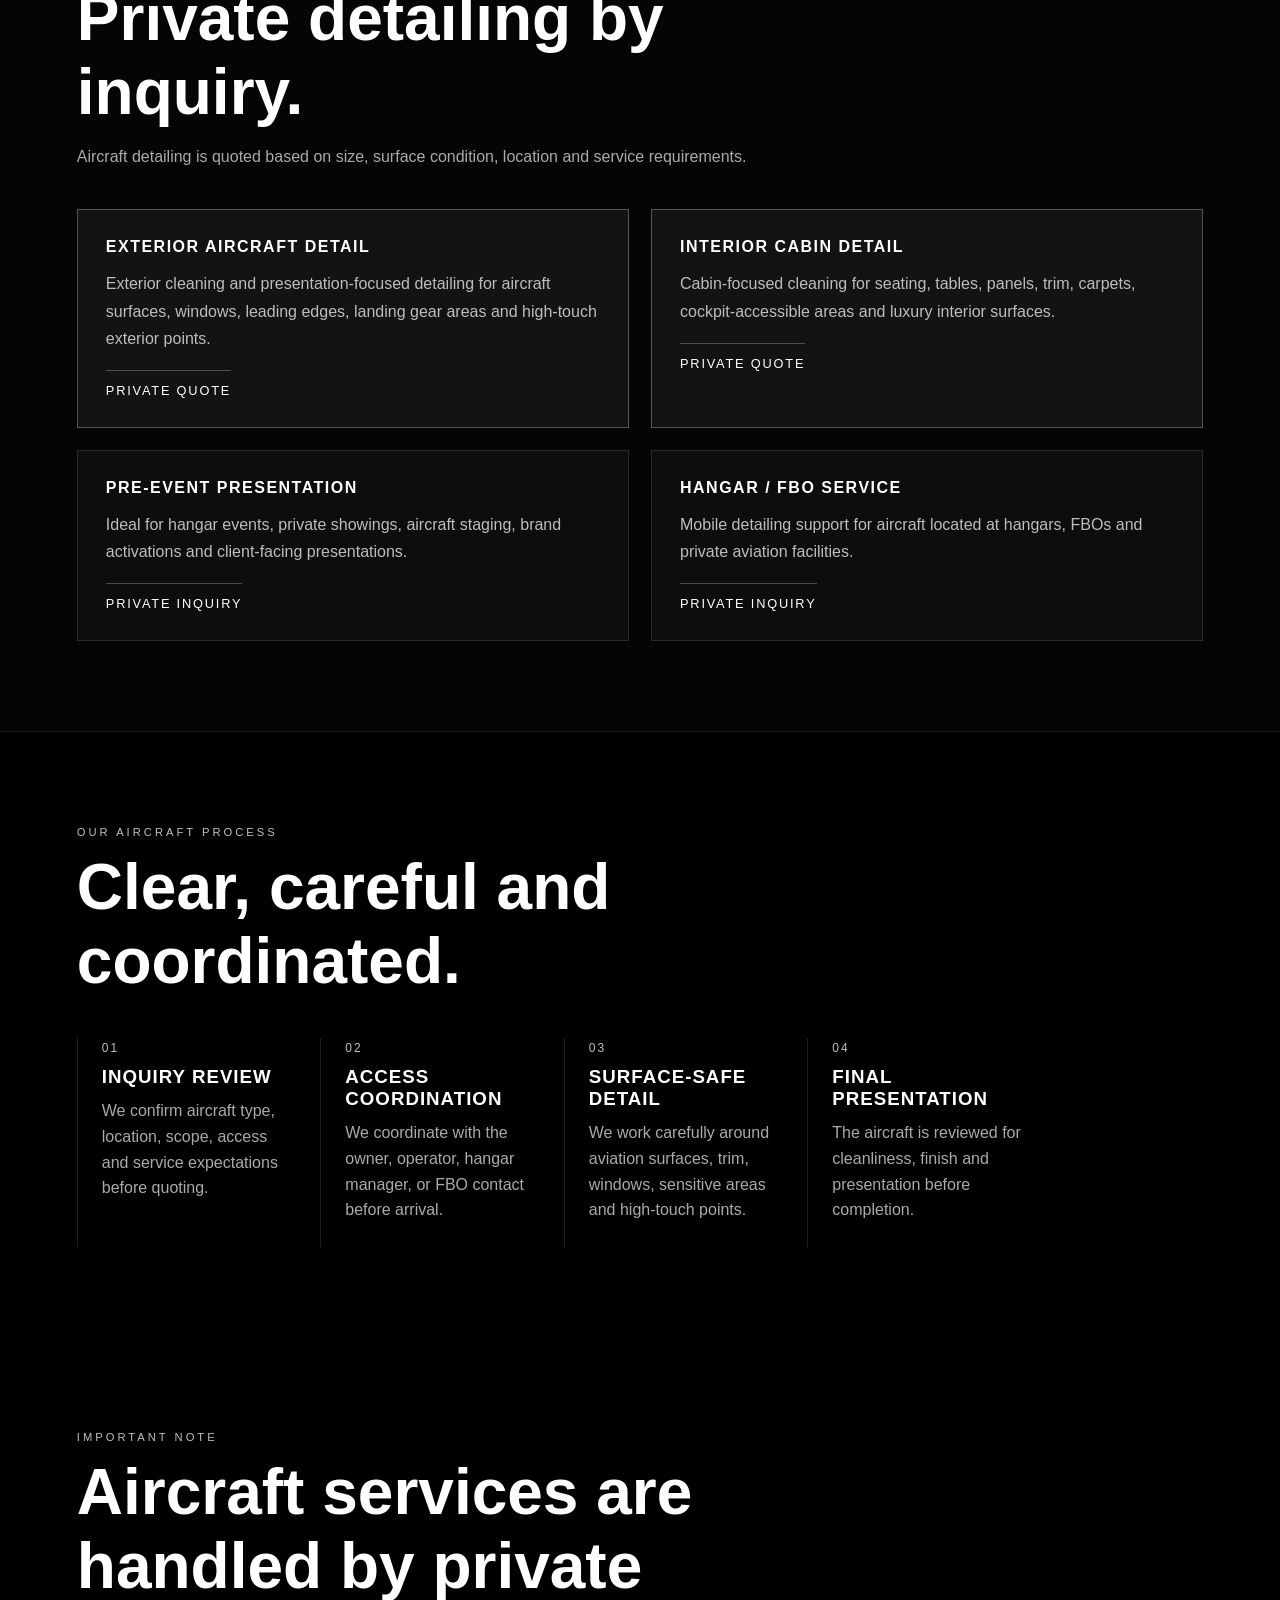
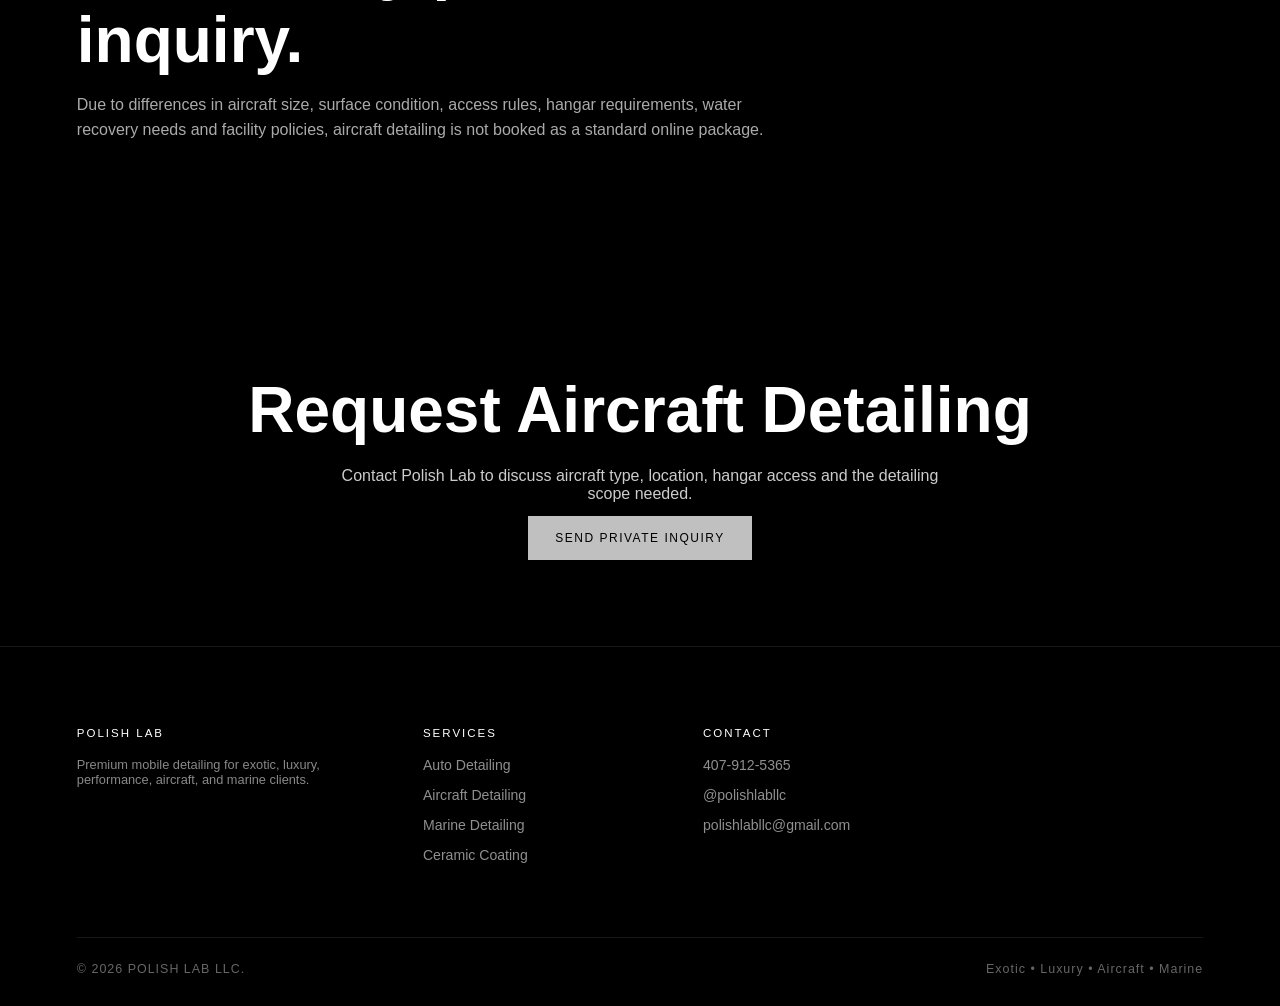
<file: aircraft_detailing.html>
<!DOCTYPE html>
<html lang="en">
  <head>
    <meta charset="UTF-8" />
    <meta name="viewport" content="width=device-width, initial-scale=1.0" />
    <link rel="icon" href="polishlabtransparentlogo.png" />
    <title>Aircraft Detailing | POLISH LAB</title>
    <link rel="stylesheet" href="styles2.css" />
  </head>

  <body>
    <!-- NAVBAR -->
    <header class="navbar">
      <a href="index.html" class="logo">POLISH LAB</a>

      <nav class="nav-links">
        <a href="index.html#services">Services</a>

        <a href="about.html">Get To Know Us</a>

        <a href="index.html#faq">FAQ</a>

        <a href="index.html#contact">Contact</a>

        <a
          href="https://square.site/appointments/book/rlv0rnjqiiqgdj/L0VBB9X74ZW7B/start"
          >Book</a
        >
      </nav>

      <a
        href="https://square.site/appointments/book/rlv0rnjqiiqgdj/L0VBB9X74ZW7B/start"
        class="nav-btn desktop-book"
        >Book Now</a
      >

      <button class="hamburger" id="hamburger" aria-label="Open menu">
        <span></span>

        <span></span>

        <span></span>
      </button>
    </header>

    <div class="mobile-menu" id="mobileMenu">
      <a href="#services">Services</a>

      <a href="about.html">Get To Know Us</a>

      <a href="#faq">FAQ</a>

      <a href="#contact">Contact</a>

      <a
        href="https://square.site/appointments/book/rlv0rnjqiiqgdj/L0VBB9X74ZW7B/start"
        >Book Now</a
      >
    </div>

    <!-- SERVICE HERO -->
    <section class="service-hero aircraft-hero">
      <div class="service-hero-content">
        <div class="eyebrow">AIRCRAFT DETAILING</div>

        <h1>Private Aircraft Detailing</h1>
        <p>
          Premium detailing for private aircraft, hangars, aviation clients and
          FBO environments. Designed for careful surface care, presentation and
          high-end aviation standards.
        </p>

        <div class="hero-buttons">
          <a href="#services-included" class="btn btn-secondary"
            >View Service</a
          >
          <a href="tel:+14079125365" class="btn btn-primary">Request Inquiry</a>
        </div>
      </div>
    </section>

    <!-- INTRO -->
    <section class="service-intro">
      <div class="section-header">
        <span>Aviation-Level Care</span>
        <h2>Detailing for aircraft that demand precision.</h2>
        <p>
          Polish Lab provides specialty aircraft detailing for private jets and
          aircraft owners who value presentation, careful handling and a refined
          service experience. Every aircraft inquiry is reviewed privately based
          on aircraft type, location, access, condition and requested scope.
        </p>
      </div>
    </section>

    <!-- INCLUDED -->
    <section class="packages" id="services-included">
      <div class="section-header">
        <span>Aircraft Services</span>
        <h2>Private detailing by inquiry.</h2>
        <p>
          Aircraft detailing is quoted based on size, surface condition,
          location and service requirements.
        </p>
      </div>

      <div class="package-list">
        <div class="package-card featured">
          <h3>Exterior Aircraft Detail</h3>
          <p>
            Exterior cleaning and presentation-focused detailing for aircraft
            surfaces, windows, leading edges, landing gear areas and high-touch
            exterior points.
          </p>
          <span class="package-price">Private Quote</span>
        </div>

        <div class="package-card featured">
          <h3>Interior Cabin Detail</h3>
          <p>
            Cabin-focused cleaning for seating, tables, panels, trim, carpets,
            cockpit-accessible areas and luxury interior surfaces.
          </p>
          <span class="package-price">Private Quote</span>
        </div>

        <div class="package-card">
          <h3>Pre-Event Presentation</h3>
          <p>
            Ideal for hangar events, private showings, aircraft staging, brand
            activations and client-facing presentations.
          </p>
          <span class="package-price">Private Inquiry</span>
        </div>

        <div class="package-card">
          <h3>Hangar / FBO Service</h3>
          <p>
            Mobile detailing support for aircraft located at hangars, FBOs and
            private aviation facilities.
          </p>
          <span class="package-price">Private Inquiry</span>
        </div>
      </div>
    </section>

    <!-- PROCESS -->
    <section class="process">
      <div class="section-header">
        <span>Our Aircraft Process</span>
        <h2>Clear, careful and coordinated.</h2>
      </div>

      <div class="process-list">
        <div>
          <span>01</span>
          <h3>Inquiry Review</h3>
          <p>
            We confirm aircraft type, location, scope, access and service
            expectations before quoting.
          </p>
        </div>

        <div>
          <span>02</span>
          <h3>Access Coordination</h3>
          <p>
            We coordinate with the owner, operator, hangar manager, or FBO
            contact before arrival.
          </p>
        </div>

        <div>
          <span>03</span>
          <h3>Surface-Safe Detail</h3>
          <p>
            We work carefully around aviation surfaces, trim, windows, sensitive
            areas and high-touch points.
          </p>
        </div>

        <div>
          <span>04</span>
          <h3>Final Presentation</h3>
          <p>
            The aircraft is reviewed for cleanliness, finish and presentation
            before completion.
          </p>
        </div>
      </div>
    </section>

    <!-- NOTE -->
    <section class="service-intro">
      <div class="section-header">
        <span>Important Note</span>
        <h2>Aircraft services are handled by private inquiry.</h2>
        <p>
          Due to differences in aircraft size, surface condition, access rules,
          hangar requirements, water recovery needs and facility policies,
          aircraft detailing is not booked as a standard online package.
        </p>
      </div>
    </section>

    <!-- BOOK -->
    <section class="cta" id="book">
      <h2>Request Aircraft Detailing</h2>
      <p>
        Contact Polish Lab to discuss aircraft type, location, hangar access and
        the detailing scope needed.
      </p>

      <a href="mailto:polishlabllc@gmail.com" class="btn btn-primary">
        Send Private Inquiry
      </a>
    </section>

    <!-- FOOTER -->
    <footer class="site-footer">
      <div class="footer-top">
        <div class="footer-links">
          <span>POLISH LAB</span>

          <p>
            Premium mobile detailing for exotic, luxury, performance, aircraft,
            and marine clients.
          </p>
        </div>

        <div class="footer-links">
          <span>Services</span>

          <a href="auto_detailing.html">Auto Detailing</a>
          <a href="aircraft_detailing.html">Aircraft Detailing</a>
          <a href="marine_detailing.html">Marine Detailing</a>
          <a href="ceramic_coating.html">Ceramic Coating</a>
        </div>

        <div class="footer-contact">
          <span>Contact</span>

          <a href="tel:+14079125365"> 407-912-5365 </a>

          <a href="https://instagram.com/polishlabllc"> @polishlabllc </a>

          <a href="mailto:polishlabllc@gmail.com"> polishlabllc@gmail.com </a>
        </div>
      </div>

      <div class="footer-bottom">
        <p>© 2026 POLISH LAB LLC.</p>

        <p>Exotic • Luxury • Aircraft • Marine</p>
      </div>
    </footer>
    <script src="script.js"></script>
  </body>
</html>
</file>
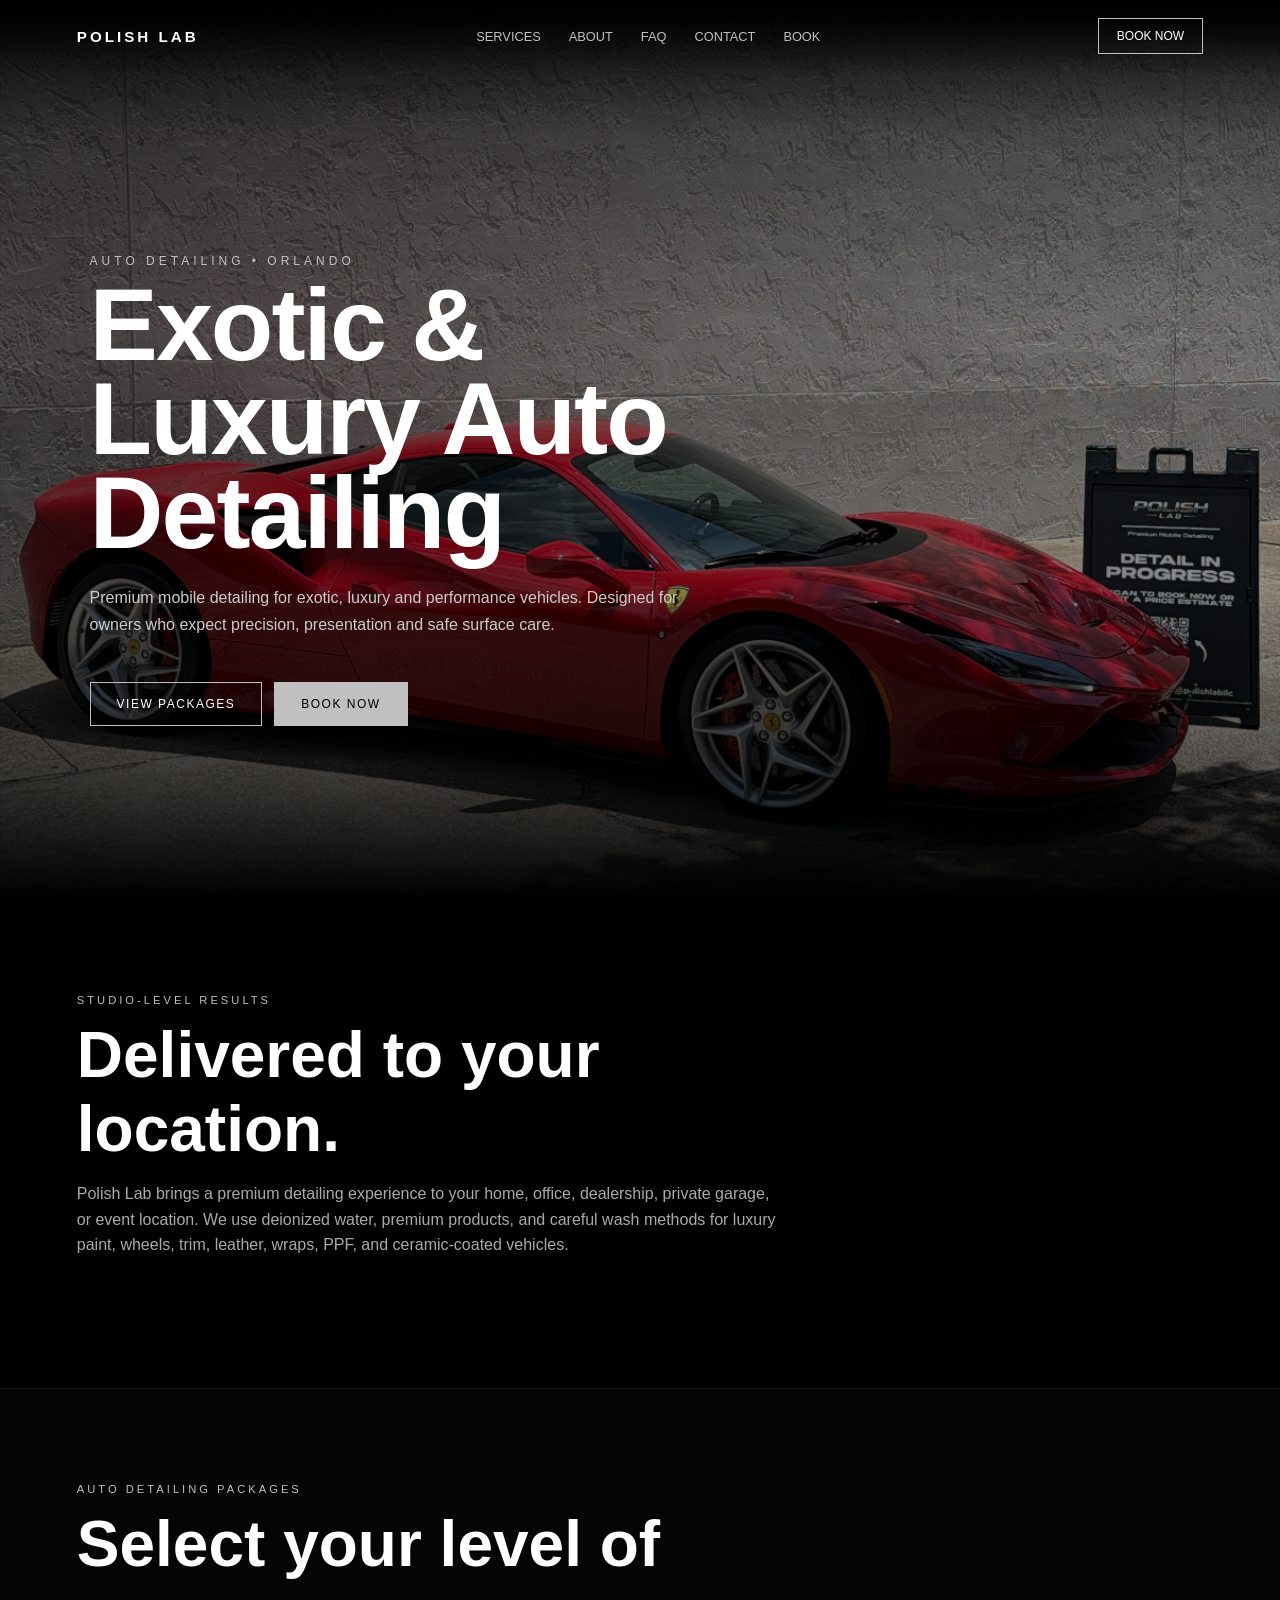
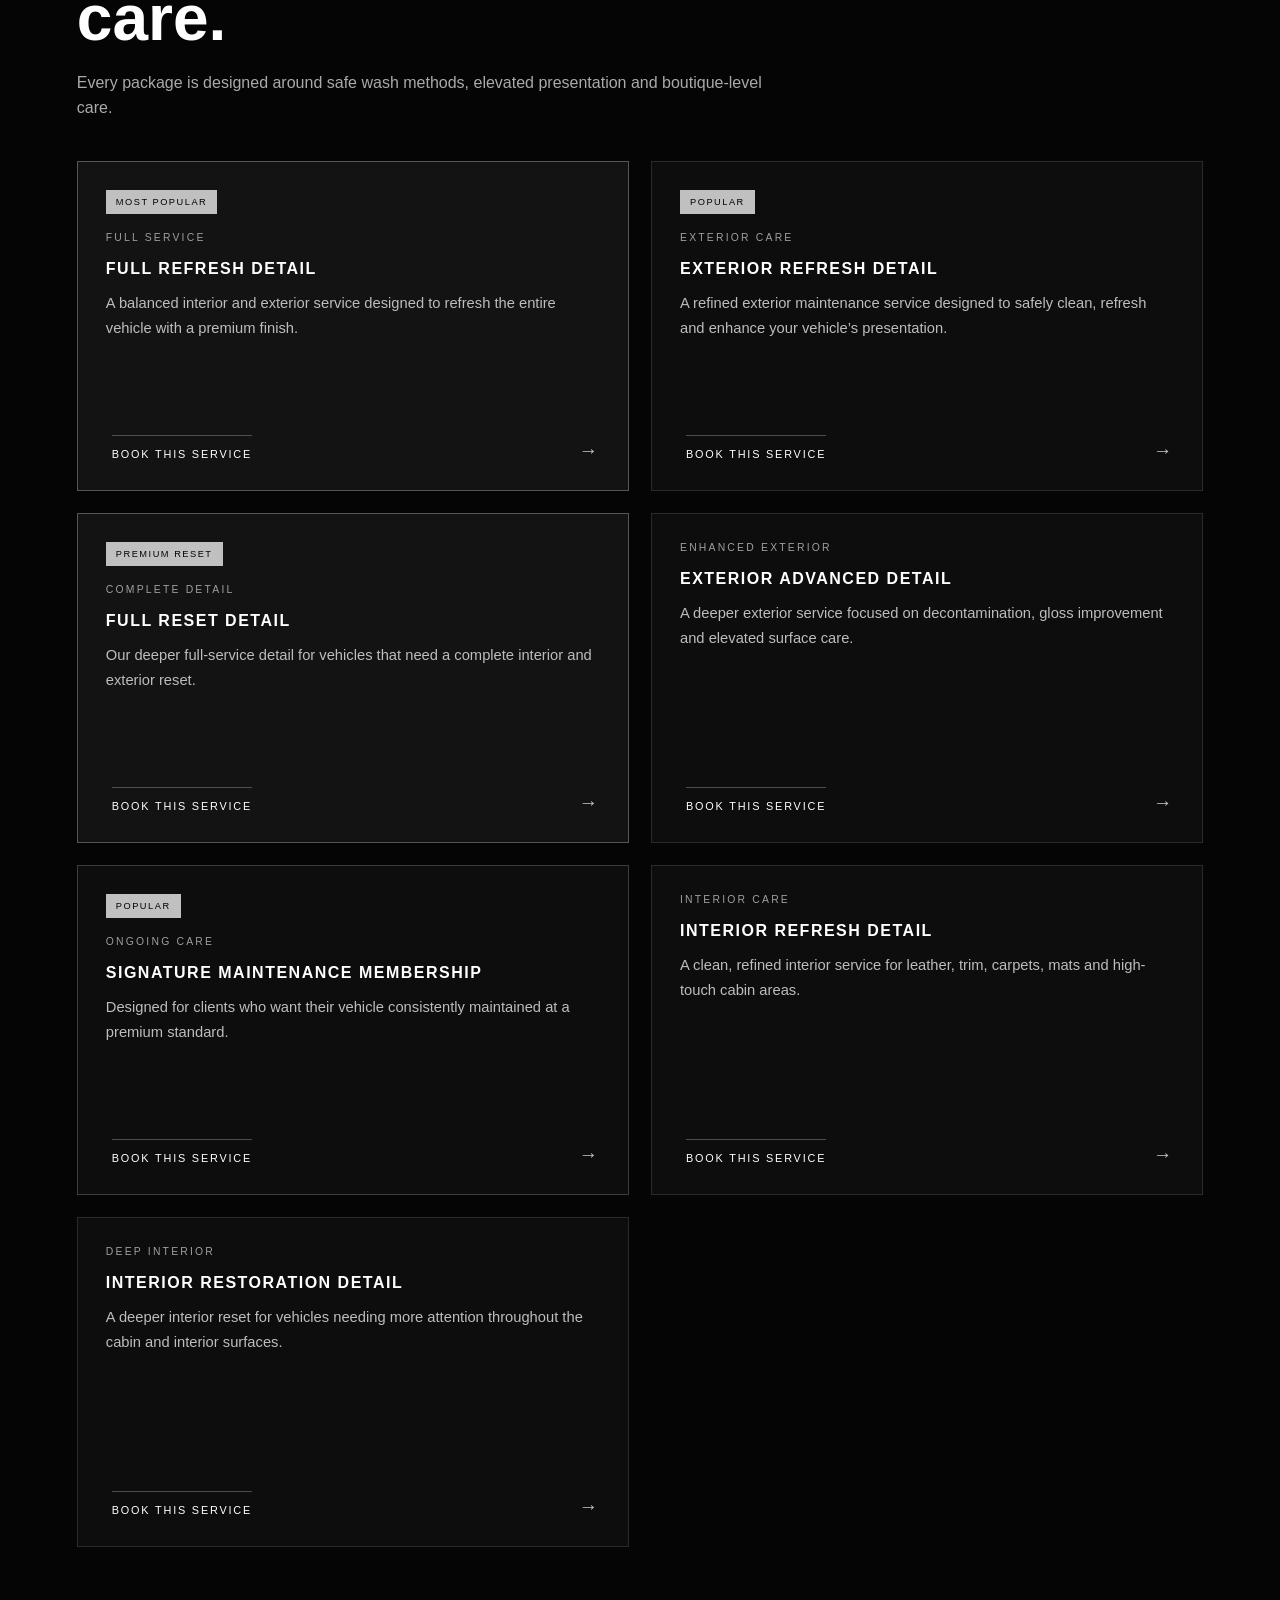
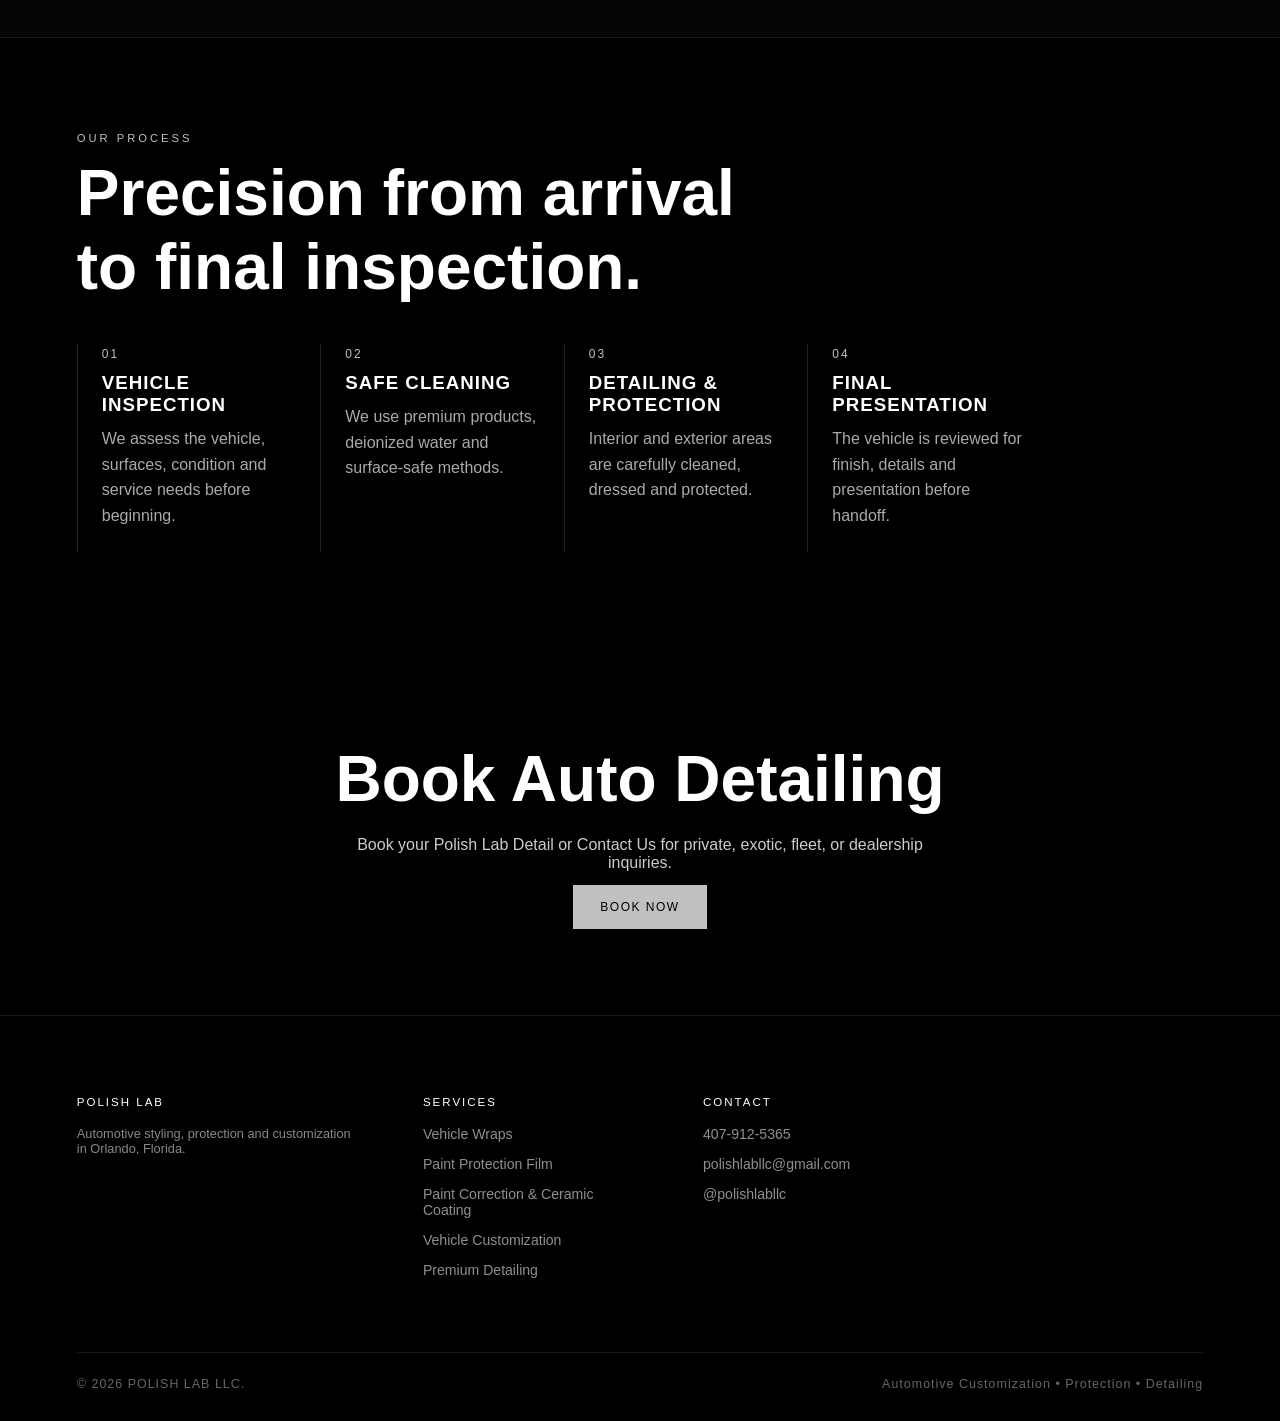
<file: auto_detailing.html>
<!DOCTYPE html>
<html lang="en">
  <head>
    <meta charset="UTF-8" />
    <meta name="viewport" content="width=device-width, initial-scale=1.0" />
    <link rel="icon" href="polishlabtransparentlogo.png" />
    <title>Premium Mobile Detailing Orlando | POLISH LAB</title>
    <link rel="stylesheet" href="styles2.css" />
  </head>

  <body>
    <!-- NAVBAR -->
    <header class="navbar">
      <a href="index.html" class="logo">POLISH LAB</a>

      <nav class="nav-links">
        <a href="#packages">Services</a>

        <a href="#about">About</a>

        <a href="#faq">FAQ</a>

        <a href="#contact">Contact</a>

        <a
          href="https://square.site/appointments/book/rlv0rnjqiiqgdj/L0VBB9X74ZW7B/start"
          >Book</a
        >
      </nav>

      <a
        href="https://square.site/appointments/book/rlv0rnjqiiqgdj/L0VBB9X74ZW7B/start"
        class="nav-btn desktop-book"
        >Book Now</a
      >

      <button class="hamburger" id="hamburger" aria-label="Open menu">
        <span></span>

        <span></span>

        <span></span>
      </button>
    </header>

    <div class="mobile-menu" id="mobileMenu">
      <a href="#packages">Services</a>

      <a href="about.html">Get To Know Us</a>

      <a href="index.html#faq">FAQ</a>

      <a href="index.html#contact">Contact</a>

      <a
        href="https://square.site/appointments/book/rlv0rnjqiiqgdj/L0VBB9X74ZW7B/start"
        >Book Now</a
      >
    </div>

    <!-- SERVICE HERO -->
    <section class="service-hero auto-hero">
      <div class="service-hero-content">
        <div class="eyebrow">AUTO DETAILING • ORLANDO</div>
        <h1>Exotic & Luxury Auto Detailing</h1>
        <p>
          Premium mobile detailing for exotic, luxury and performance vehicles.
          Designed for owners who expect precision, presentation and safe
          surface care.
        </p>

        <div class="hero-buttons">
          <a href="#packages" class="btn btn-secondary">View Packages</a>
          <a
            href="https://square.site/appointments/book/rlv0rnjqiiqgdj/L0VBB9X74ZW7B/start"
            class="btn btn-primary"
            >Book Now</a
          >
        </div>
      </div>
    </section>

    <!-- INTRO -->
    <section class="service-intro">
      <div class="section-header">
        <span>Studio-Level Results</span>
        <h2>Delivered to your location.</h2>
        <p>
          Polish Lab brings a premium detailing experience to your home, office,
          dealership, private garage, or event location. We use deionized water,
          premium products, and careful wash methods for luxury paint, wheels,
          trim, leather, wraps, PPF, and ceramic-coated vehicles.
        </p>
      </div>
    </section>

    <!-- PACKAGES -->
    <section class="packages" id="packages">
      <div class="section-header">
        <span>Auto Detailing Packages</span>

        <h2>Select your level of care.</h2>

        <p>
          Every package is designed around safe wash methods, elevated
          presentation and boutique-level care.
        </p>
      </div>

      <div class="package-list package-list-premium">
        <!-- FULL REFRESH -->

        <a
          href="https://book.squareup.com/appointments/rlv0rnjqiiqgdj/location/L0VBB9X74ZW7B/services/2YSHM3F6CTSTKU2E7JL6L5FB"
          class="package-card premium-package featured"
        >
          <span class="package-label">Most Popular</span>

          <span class="package-kicker">Full Service</span>

          <h3>Full Refresh Detail</h3>

          <p>
            A balanced interior and exterior service designed to refresh the
            entire vehicle with a premium finish.
          </p>

          <span class="package-action"> Book This Service </span>
        </a>
        <!-- EXTERIOR REFRESH -->

        <a
          href="https://book.squareup.com/appointments/rlv0rnjqiiqgdj/location/L0VBB9X74ZW7B/services/3644SN3YRSXXIBCE2UNRLGRY"
          class="package-card premium-package"
        >
          <span class="package-label">Popular</span>
          <span class="package-kicker">Exterior Care</span>

          <h3>Exterior Refresh Detail</h3>

          <p>
            A refined exterior maintenance service designed to safely clean,
            refresh and enhance your vehicle’s presentation.
          </p>

          <span class="package-action"> Book This Service </span>
        </a>

        <!-- FULL RESET -->

        <a
          href="https://book.squareup.com/appointments/rlv0rnjqiiqgdj/location/L0VBB9X74ZW7B/services/4GHTC3KBKSU326PTYJQZPZO4"
          class="package-card premium-package featured"
        >
          <span class="package-label">Premium Reset</span>

          <span class="package-kicker">Complete Detail</span>

          <h3>Full Reset Detail</h3>

          <p>
            Our deeper full-service detail for vehicles that need a complete
            interior and exterior reset.
          </p>

          <span class="package-action"> Book This Service </span>
        </a>

        <!-- EXTERIOR ADVANCED -->

        <a
          href="https://book.squareup.com/appointments/rlv0rnjqiiqgdj/location/L0VBB9X74ZW7B/services/W2YSS4WRNVDP2NOS2OALT2FR"
          class="package-card premium-package"
        >
          <span class="package-kicker">Enhanced Exterior</span>

          <h3>Exterior Advanced Detail</h3>

          <p>
            A deeper exterior service focused on decontamination, gloss
            improvement and elevated surface care.
          </p>

          <span class="package-action"> Book This Service </span>
        </a>

        <!-- MAINTENANCE -->

        <a
          href="https://book.squareup.com/appointments/rlv0rnjqiiqgdj/location/L0VBB9X74ZW7B/services/3N7TRBYJ2FWQDQ62SHEEFXLG"
          class="package-card premium-package maintenance"
        >
          <span class="package-label">Popular</span>

          <span class="package-kicker">Ongoing Care</span>

          <h3>Signature Maintenance Membership</h3>

          <p>
            Designed for clients who want their vehicle consistently maintained
            at a premium standard.
          </p>

          <span class="package-action"> Book This Service </span>
        </a>

        <!-- INTERIOR REFRESH -->

        <a
          href="https://book.squareup.com/appointments/rlv0rnjqiiqgdj/location/L0VBB9X74ZW7B/services/4APMO47WJN6AWVTVA4CSWLKH"
          class="package-card premium-package"
        >
          <span class="package-kicker">Interior Care</span>

          <h3>Interior Refresh Detail</h3>

          <p>
            A clean, refined interior service for leather, trim, carpets, mats
            and high-touch cabin areas.
          </p>

          <span class="package-action"> Book This Service </span>
        </a>

        <!-- INTERIOR RESTORATION -->

        <a
          href="https://book.squareup.com/appointments/rlv0rnjqiiqgdj/location/L0VBB9X74ZW7B/services/OYTOVCQ3TISK2YWTBJ4FZNG4"
          class="package-card premium-package"
        >
          <span class="package-kicker">Deep Interior</span>

          <h3>Interior Restoration Detail</h3>

          <p>
            A deeper interior reset for vehicles needing more attention
            throughout the cabin and interior surfaces.
          </p>

          <span class="package-action"> Book This Service </span>
        </a>
      </div>
    </section>

    <!-- PROCESS -->
    <section class="process">
      <div class="section-header">
        <span>Our Process</span>
        <h2>Precision from arrival to final inspection.</h2>
      </div>

      <div class="process-list">
        <div>
          <span>01</span>
          <h3>Vehicle Inspection</h3>
          <p>
            We assess the vehicle, surfaces, condition and service needs before
            beginning.
          </p>
        </div>

        <div>
          <span>02</span>
          <h3>Safe Cleaning</h3>
          <p>
            We use premium products, deionized water and surface-safe methods.
          </p>
        </div>

        <div>
          <span>03</span>
          <h3>Detailing & Protection</h3>
          <p>
            Interior and exterior areas are carefully cleaned, dressed and
            protected.
          </p>
        </div>

        <div>
          <span>04</span>
          <h3>Final Presentation</h3>
          <p>
            The vehicle is reviewed for finish, details and presentation before
            handoff.
          </p>
        </div>
      </div>
    </section>

    <!-- BOOK -->
    <section class="cta" id="book">
      <h2>Book Auto Detailing</h2>
      <p>
        Book your Polish Lab Detail or Contact Us for private, exotic, fleet, or
        dealership inquiries.
      </p>

      <a
        href="https://square.site/appointments/book/rlv0rnjqiiqgdj/L0VBB9X74ZW7B/start"
        class="btn btn-primary"
      >
        Book Now
      </a>
    </section>
    <footer class="site-footer">
      <div class="footer-top">
        <div class="footer-links">
          <span>POLISH LAB</span>

          <p>
            Automotive styling, protection and customization in Orlando,
            Florida.
          </p>
        </div>

        <div class="footer-links">
          <span> Services </span>

          <a href="vehicle_wraps.html"> Vehicle Wraps </a>

          <a href="ppf.html"> Paint Protection Film </a>

          <a href="ceramic_coating.html">
            Paint Correction & Ceramic Coating
          </a>

          <a href="customization.html"> Vehicle Customization </a>

          <a href="auto_detailing.html"> Premium Detailing </a>
        </div>

        <div class="footer-contact">
          <span> Contact </span>

          <a href="tel:+14079125365"> 407-912-5365 </a>

          <a href="mailto:polishlabllc@gmail.com"> polishlabllc@gmail.com </a>

          <a
            href="https://instagram.com/polishlabllc"
            target="_blank"
            rel="noopener"
          >
            @polishlabllc
          </a>
        </div>
      </div>

      <div class="footer-bottom">
        <p>© 2026 POLISH LAB LLC.</p>

        <p>Automotive Customization • Protection • Detailing</p>
      </div>
    </footer>
    <script src="script.js"></script>
  </body>
</html>
</file>
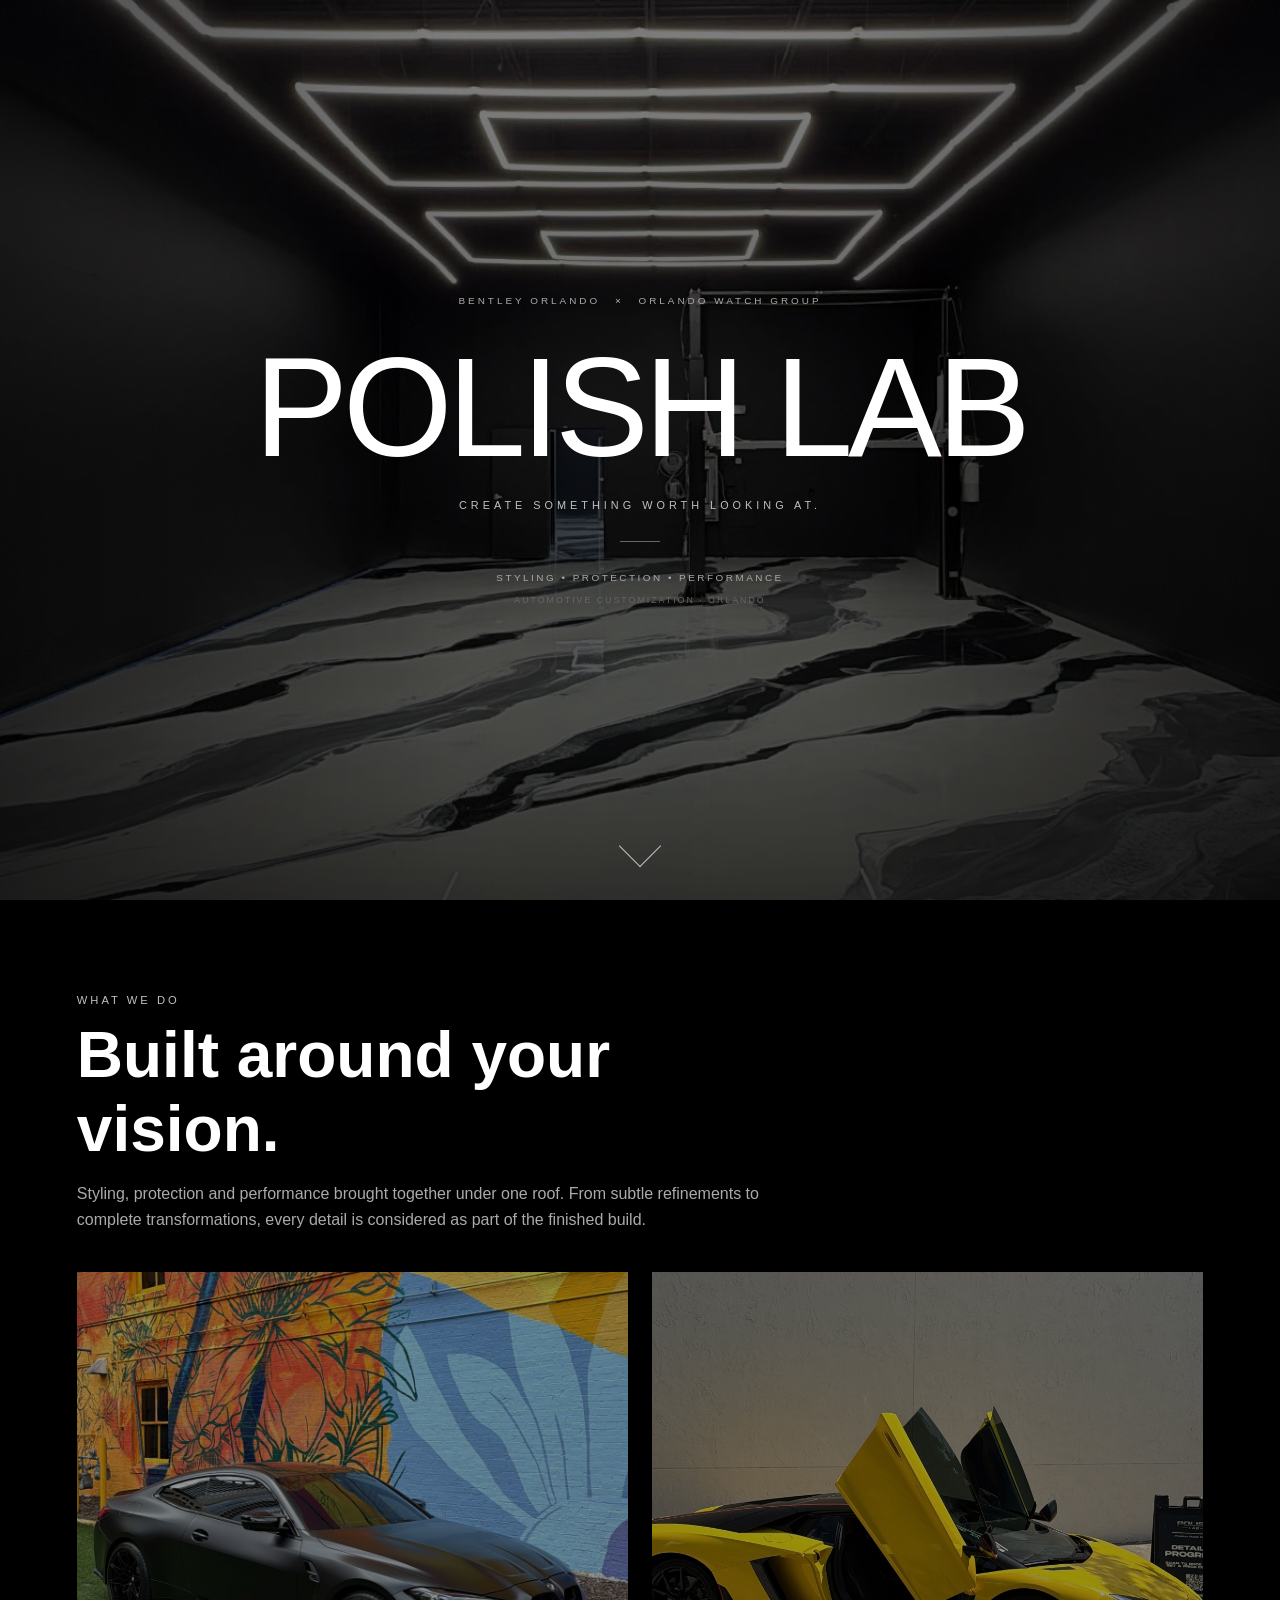
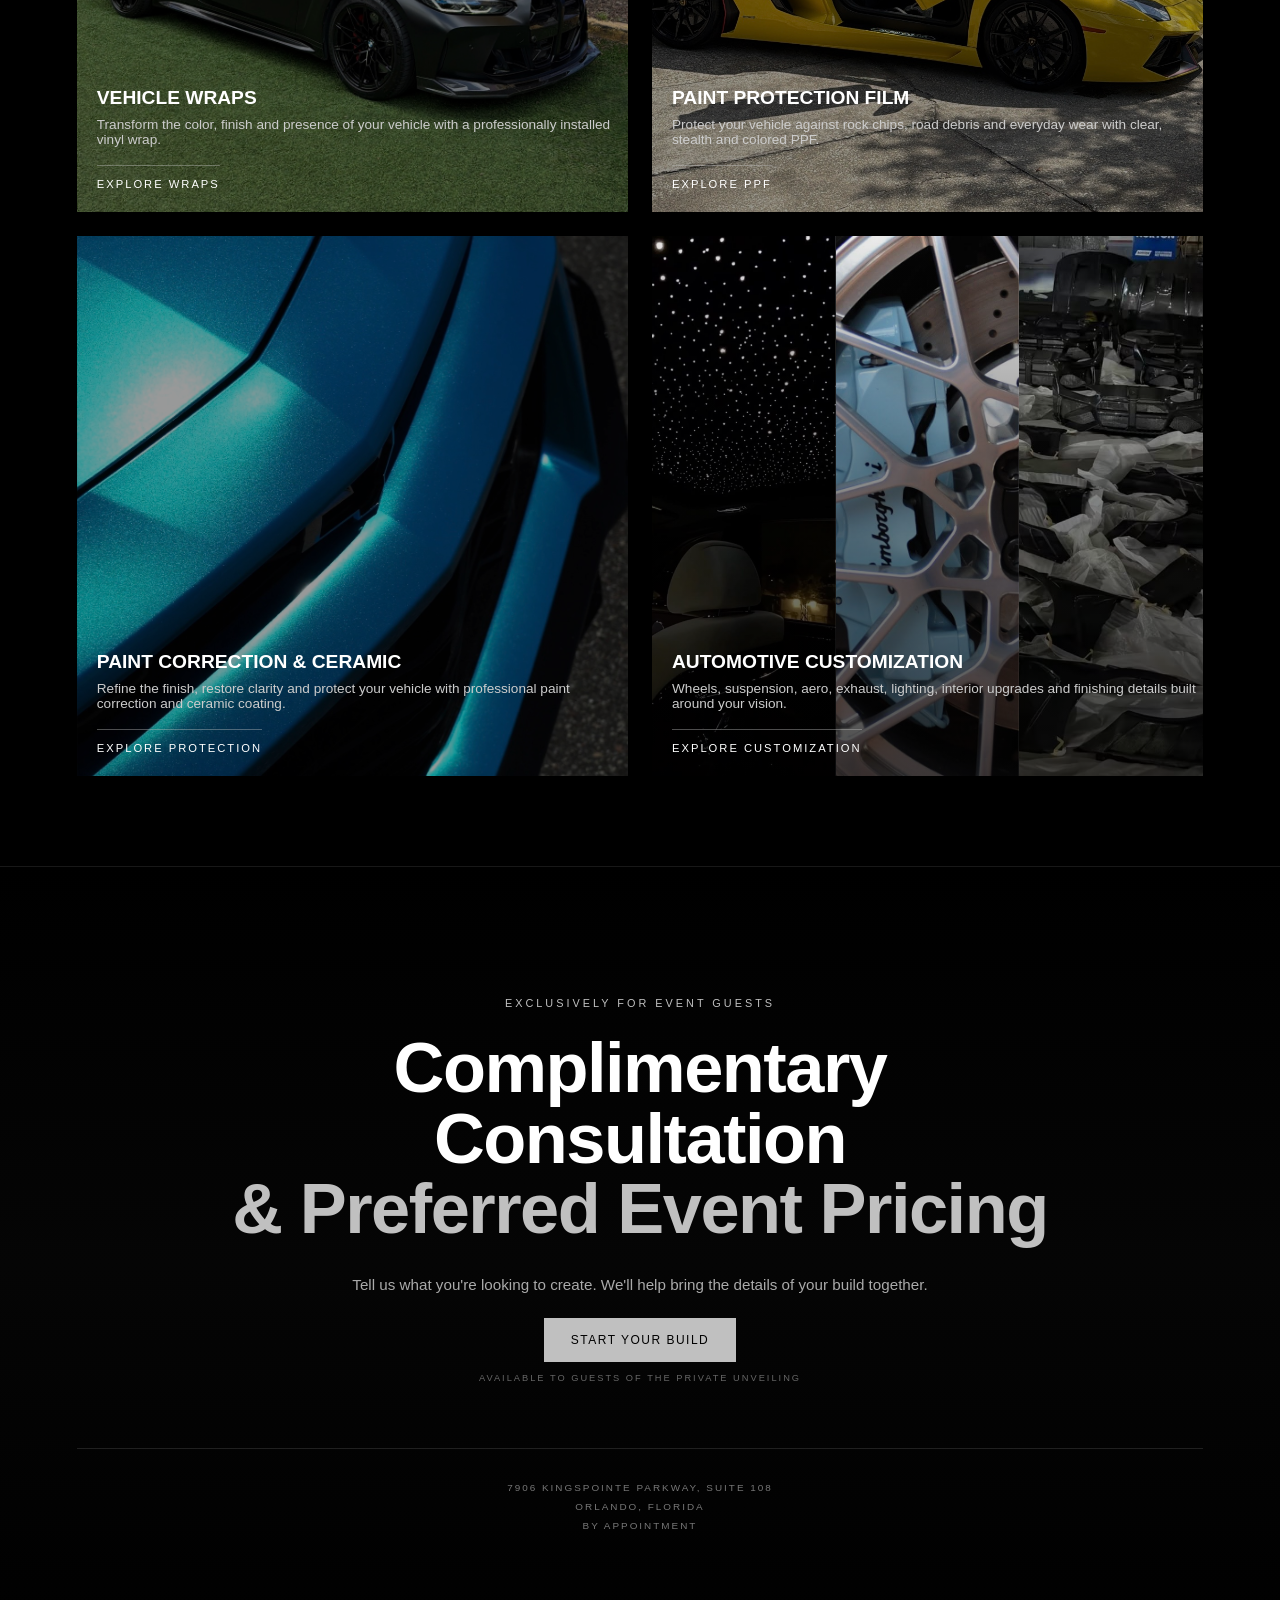
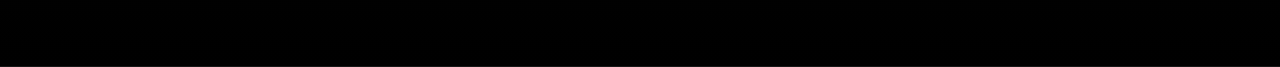
<file: bentley_owg.html>
<!DOCTYPE html>
<html lang="en">
  <head>
    <meta charset="UTF-8" />
    <meta name="viewport" content="width=device-width, initial-scale=1.0" />

    <title>POLISH LAB | Bentley Orlando Private Event</title>

    <meta
      name="description"
      content="Discover POLISH LAB at the Bentley Orlando and Orlando Watch Group private event. Premium automotive styling, protection and customization in Orlando."
    />

    <!-- Private event landing page -->
    <meta name="robots" content="noindex, follow" />

    <link rel="icon" href="polishlabtransparentlogo.png" />
    <link rel="stylesheet" href="styles2.css" />
  </head>

  <body class="event-page">
    <!-- EVENT HERO -->
    <section class="event-hero">
      <div class="event-hero-background"></div>

      <div class="event-hero-content">
        <p class="event-eyebrow">
          BENTLEY ORLANDO <span>×</span> ORLANDO WATCH GROUP
        </p>

        <h1>POLISH LAB</h1>

        <p class="event-hero-category">CREATE SOMETHING WORTH LOOKING AT.</p>

        <div class="event-hero-line"></div>

        <p class="event-hero-copy">STYLING • PROTECTION • PERFORMANCE</p>

        <p class="event-hero-location">AUTOMOTIVE CUSTOMIZATION · ORLANDO</p>
      </div>
      <a
        href="#services"
        class="event-down-arrow"
        aria-label="Explore services"
      >
        <span></span>
      </a>
    </section>

    <!-- SERVICES -->
    <section id="services">
      <div class="section-header">
        <span>What We Do</span>

        <h2>Built around your vision.</h2>

        <p>
          Styling, protection and performance brought together under one roof.
          From subtle refinements to complete transformations, every detail is
          considered as part of the finished build.
        </p>
      </div>

      <div class="services-grid">
        <!-- VEHICLE WRAPS -->
        <a
          href="vehicle_wraps.html"
          class="service-card"
          style="background-image: url('m4.jpg')"
        >
          <div class="service-content">
            <h3>Vehicle Wraps</h3>

            <p>
              Transform the color, finish and presence of your vehicle with a
              professionally installed vinyl wrap.
            </p>

            <span class="price"> EXPLORE WRAPS </span>
          </div>
        </a>

        <!-- PPF -->
        <a
          href="ppf.html"
          class="service-card"
          style="background-image: url('aventador.jpg')"
        >
          <div class="service-content">
            <h3>Paint Protection Film</h3>

            <p>
              Protect your vehicle against rock chips, road debris and everyday
              wear with clear, stealth and colored PPF.
            </p>

            <span class="price"> EXPLORE PPF </span>
          </div>
        </a>

        <!-- CERAMIC -->
        <a
          href="ceramic_coating.html"
          class="service-card"
          style="background-image: url('cb.jpg')"
        >
          <div class="service-content">
            <h3>Paint Correction & Ceramic</h3>

            <p>
              Refine the finish, restore clarity and protect your vehicle with
              professional paint correction and ceramic coating.
            </p>

            <span class="price"> EXPLORE PROTECTION </span>
          </div>
        </a>

        <!-- CUSTOMIZATION -->
        <a href="customization.html" class="service-card customization-card">
          <div class="customization-card-images">
            <div style="background-image: url('starlight_headliner.jpg')"></div>

            <div
              style="background-image: url('wheels_brake_caliper.jpg')"
            ></div>

            <div style="background-image: url('body_kit.jpg')"></div>
          </div>

          <div class="service-content">
            <h3>Automotive Customization</h3>

            <p>
              Wheels, suspension, aero, exhaust, lighting, interior upgrades and
              finishing details built around your vision.
            </p>

            <span class="price"> EXPLORE CUSTOMIZATION </span>
          </div>
        </a>
      </div>
    </section>

    <!-- EVENT BENEFIT -->
    <section class="event-offer">
      <div class="event-offer-inner">
        <span class="event-offer-kicker"> EXCLUSIVELY FOR EVENT GUESTS </span>

        <h2>
          Complimentary Consultation<br />
          <span>& Preferred Event Pricing</span>
        </h2>

        <p>
          Tell us what you're looking to create. We'll help bring the details of
          your build together.
        </p>

        <a
          href="start-your-build.html?source=bentley-event"
          class="btn btn-primary"
        >
          START YOUR BUILD
        </a>

        <span class="event-offer-note">
          AVAILABLE TO GUESTS OF THE PRIVATE UNVEILING
        </span>
      </div>
      <div class="event-location">
        <p>7906 KINGSPOINTE PARKWAY, SUITE 108</p>
        <p>ORLANDO, FLORIDA</p>
        <p>BY APPOINTMENT</p>
      </div>
    </section>
  </body>
</html>
</file>
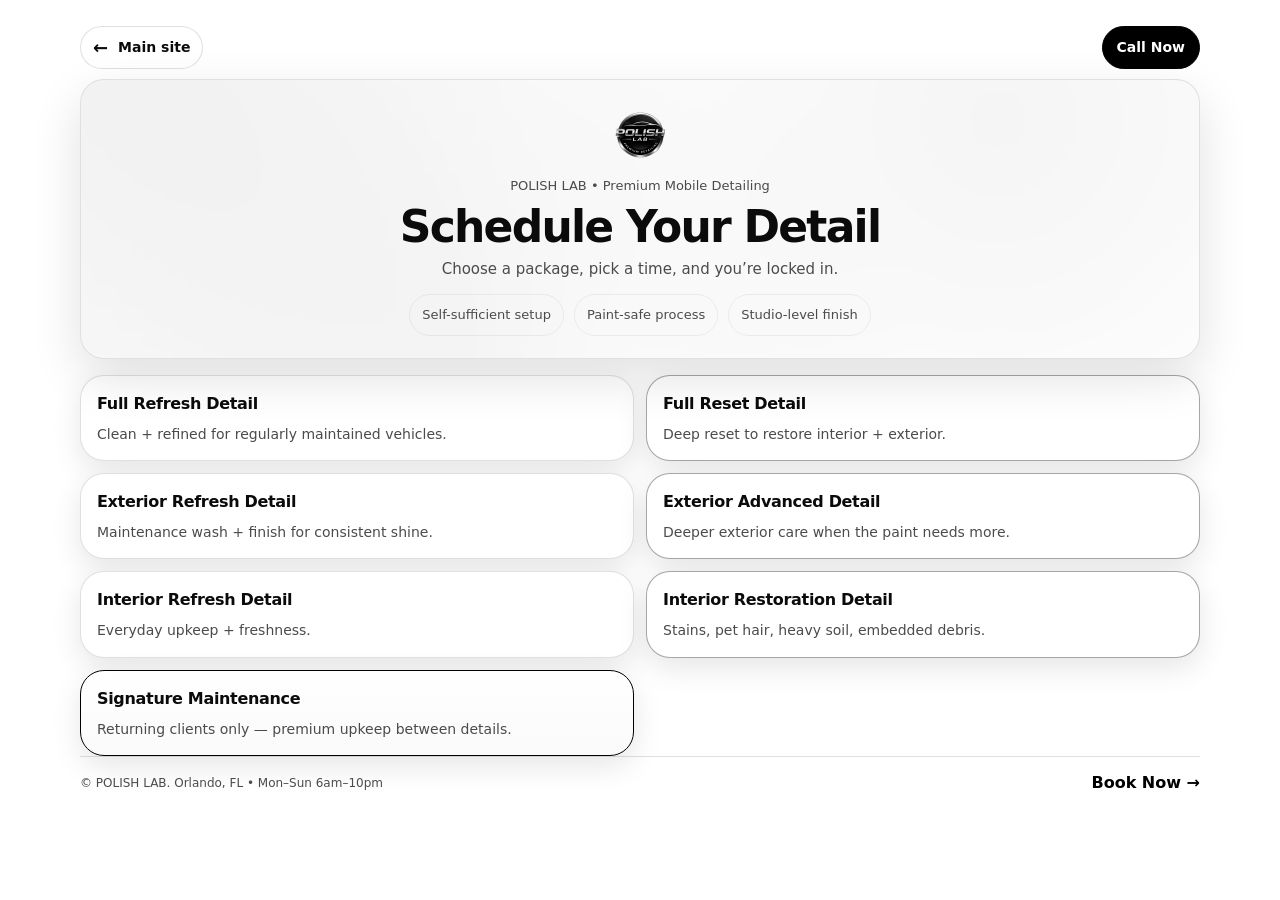
<file: book.html>
<!DOCTYPE html>
<html lang="en">
  <head>
    <meta charset="UTF-8" />
    <meta name="viewport" content="width=device-width, initial-scale=1" />
    <link rel="icon" href="polishlabtransparentlogo.png" />
    <title>Book | POLISH LAB</title>
    <meta
      name="description"
      content="Book POLISH LAB mobile detailing in Orlando. Choose a service and pick a time."
    />
    <link rel="stylesheet" href="styles.css" />
  </head>

  <body>
    <main class="bookPage">
      <!-- Top bar -->
      <header class="bookTop">
        <a class="bookTopHome" href="index.html" aria-label="Back to main site">
          <span class="bookTopHome__icon">←</span>
          <span class="bookTopHome__text">Main site</span>
        </a>

        <a
          class="bookTopCall"
          href="tel:+14079125365"
          aria-label="Call POLISH LAB"
        >
          Call Now
        </a>
      </header>

      <section class="bookWrap">
        <div class="bookHeader">
          <img
            class="bookLogo"
            src="polishlabtransparentlogo.png"
            alt="POLISH LAB"
          />

          <p class="bookKicker">POLISH LAB • Premium Mobile Detailing</p>

          <h1 class="bookTitle">Schedule Your Detail</h1>

          <p class="bookSub">
            Choose a package, pick a time, and you’re locked in.
          </p>

          <div class="bookTrust" aria-label="Key benefits">
            <span>Self-sufficient setup</span>
            <span>Paint-safe process</span>
            <span>Studio-level finish</span>
          </div>
        </div>

        <section class="bookCards" aria-label="Choose a service">
          <!-- Full Refresh -->
          <a
            class="bookCard"
            href="https://book.squareup.com/appointments/rlv0rnjqiiqgdj/location/L0VBB9X74ZW7B/services/2YSHM3F6CTSTKU2E7JL6L5FB"
            target="_blank"
            rel="noopener"
          >
            <div class="bookCard__top">
              <h2 class="bookCard__title">Full Refresh Detail</h2>
            </div>
            <p class="bookCard__desc">
              Clean + refined for regularly maintained vehicles.
            </p>
          </a>

          <!-- Full Reset -->
          <a
            class="bookCard bookCard--premium"
            href="https://book.squareup.com/appointments/rlv0rnjqiiqgdj/location/L0VBB9X74ZW7B/services/4GHTC3KBKSU326PTYJQZPZO4"
            target="_blank"
            rel="noopener"
          >
            <div class="bookCard__top">
              <h2 class="bookCard__title">Full Reset Detail</h2>
            </div>
            <p class="bookCard__desc">
              Deep reset to restore interior + exterior.
            </p>
          </a>

          <!-- Exterior Refresh -->
          <a
            class="bookCard"
            href="https://book.squareup.com/appointments/rlv0rnjqiiqgdj/location/L0VBB9X74ZW7B/services/3644SN3YRSXXIBCE2UNRLGRY"
            target="_blank"
            rel="noopener"
          >
            <div class="bookCard__top">
              <h2 class="bookCard__title">Exterior Refresh Detail</h2>
            </div>
            <p class="bookCard__desc">
              Maintenance wash + finish for consistent shine.
            </p>
          </a>

          <!-- Exterior Advanced -->
          <a
            class="bookCard bookCard--premium"
            href="https://book.squareup.com/appointments/rlv0rnjqiiqgdj/location/L0VBB9X74ZW7B/services/W2YSS4WRNVDP2NOS2OALT2FR"
            target="_blank"
            rel="noopener"
          >
            <div class="bookCard__top">
              <h2 class="bookCard__title">Exterior Advanced Detail</h2>
            </div>
            <p class="bookCard__desc">
              Deeper exterior care when the paint needs more.
            </p>
          </a>

          <!-- Interior Refresh -->
          <a
            class="bookCard"
            href="https://book.squareup.com/appointments/rlv0rnjqiiqgdj/location/L0VBB9X74ZW7B/services/4APMO47WJN6AWVTVA4CSWLKH"
            target="_blank"
            rel="noopener"
          >
            <div class="bookCard__top">
              <h2 class="bookCard__title">Interior Refresh Detail</h2>
            </div>
            <p class="bookCard__desc">Everyday upkeep + freshness.</p>
          </a>

          <!-- Interior Restoration -->
          <a
            class="bookCard bookCard--premium"
            href="https://book.squareup.com/appointments/rlv0rnjqiiqgdj/location/L0VBB9X74ZW7B/services/OYTOVCQ3TISK2YWTBJ4FZNG4"
            target="_blank"
            rel="noopener"
          >
            <div class="bookCard__top">
              <h2 class="bookCard__title">Interior Restoration Detail</h2>
            </div>
            <p class="bookCard__desc">
              Stains, pet hair, heavy soil, embedded debris.
            </p>
          </a>

          <!-- Signature Maintenance -->
          <a
            class="bookCard bookCard--signature"
            href="https://book.squareup.com/appointments/rlv0rnjqiiqgdj/location/L0VBB9X74ZW7B/services/3N7TRBYJ2FWQDQ62SHEEFXLG"
            target="_blank"
            rel="noopener"
          >
            <div class="bookCard__top">
              <h2 class="bookCard__title">Signature Maintenance</h2>
            </div>
            <p class="bookCard__desc">
              Returning clients only — premium upkeep between details.
            </p>
          </a>
        </section>

        <div class="footer__bar">
          <p class="footer__fineprint">
            © <span id="year"></span> POLISH LAB. Orlando, FL • Mon–Sun 6am–10pm
          </p>
          <a class="footer__book hide-mobile" href="#booking">Book Now →</a>
        </div>
      </section>

      <!-- Sticky Call Now (mobile) -->
      <div class="bookStickyCall" aria-label="Call now">
        <!-- Sticky Book Now (mobile) -->
        <div class="bookStickyCall" aria-label="Book now">
          <a
            class="btn btn--primary btn--full"
            href="https://book.squareup.com/appointments/rlv0rnjqiiqgdj/location/L0VBB9X74ZW7B/services"
            target="_blank"
            rel="noopener"
          >
            Book Now
          </a>
        </div>
      </div>
    </main>
  </body>
</html>
</file>
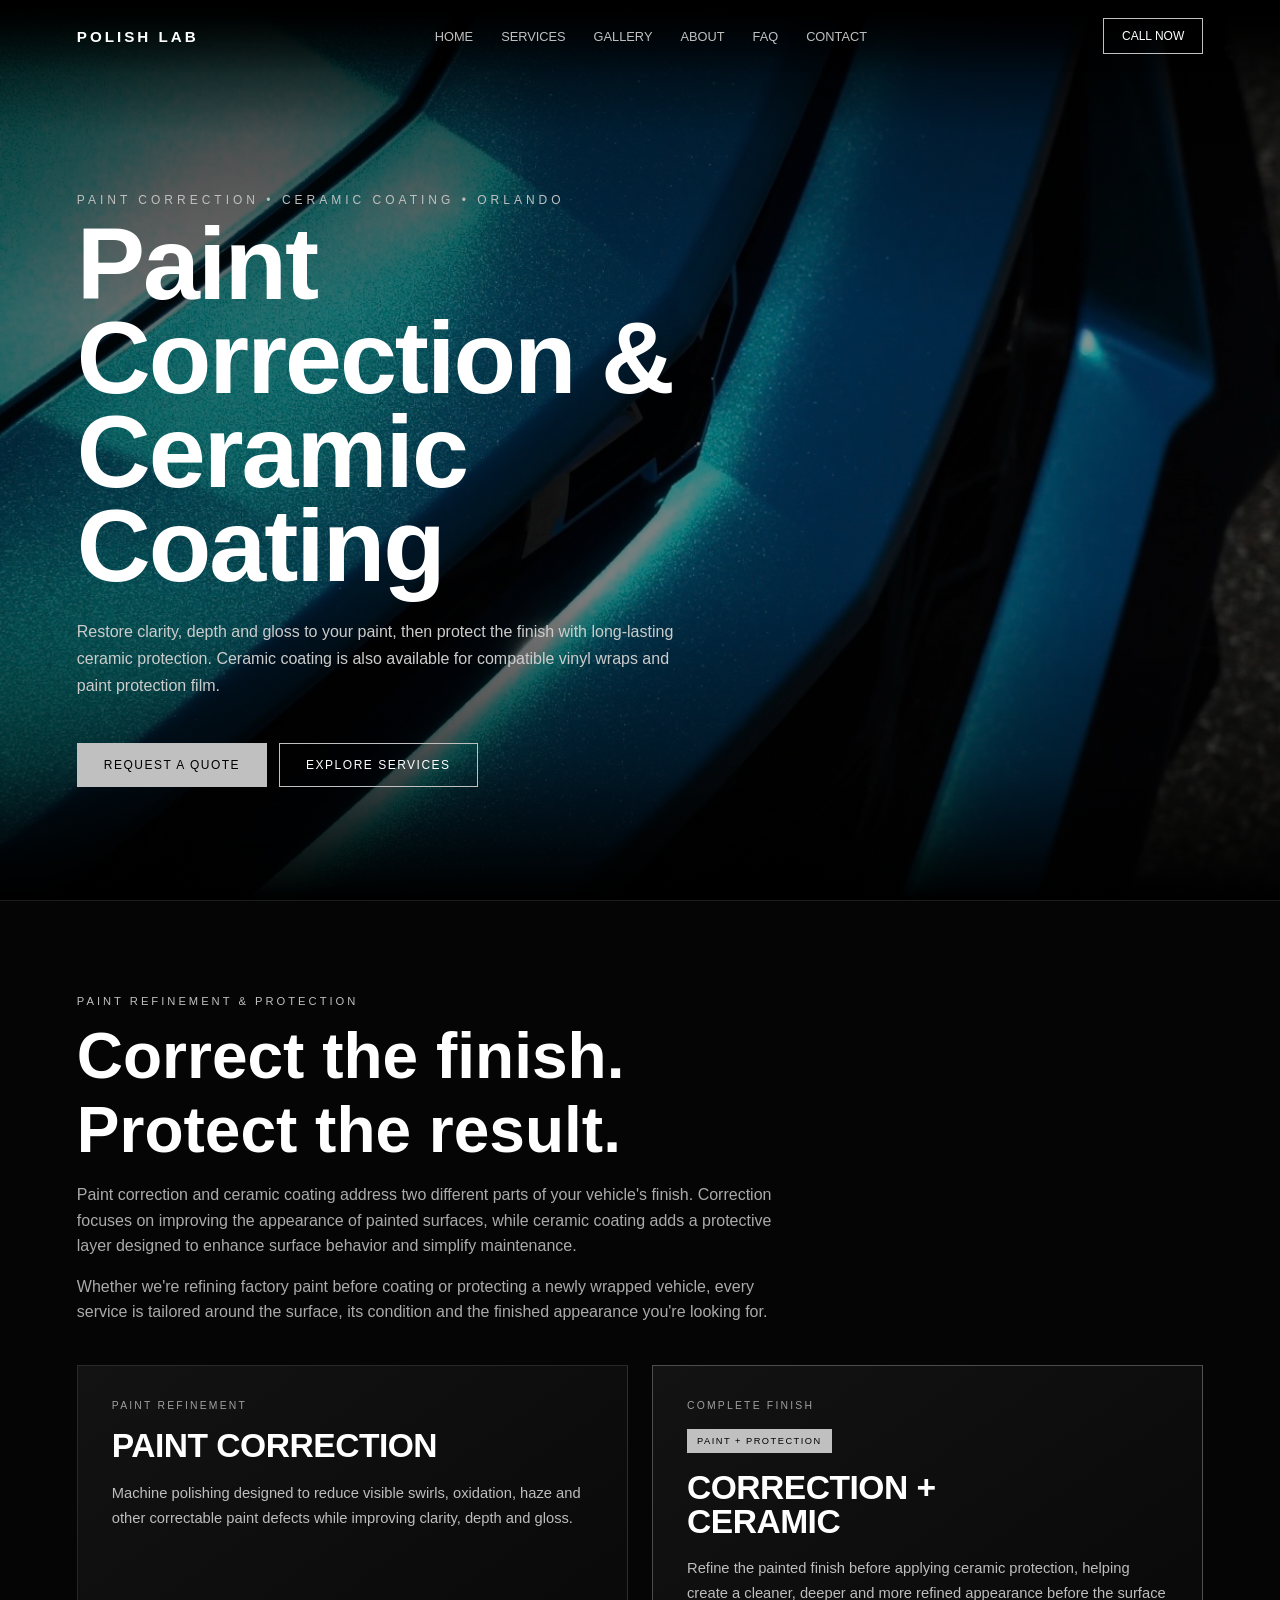
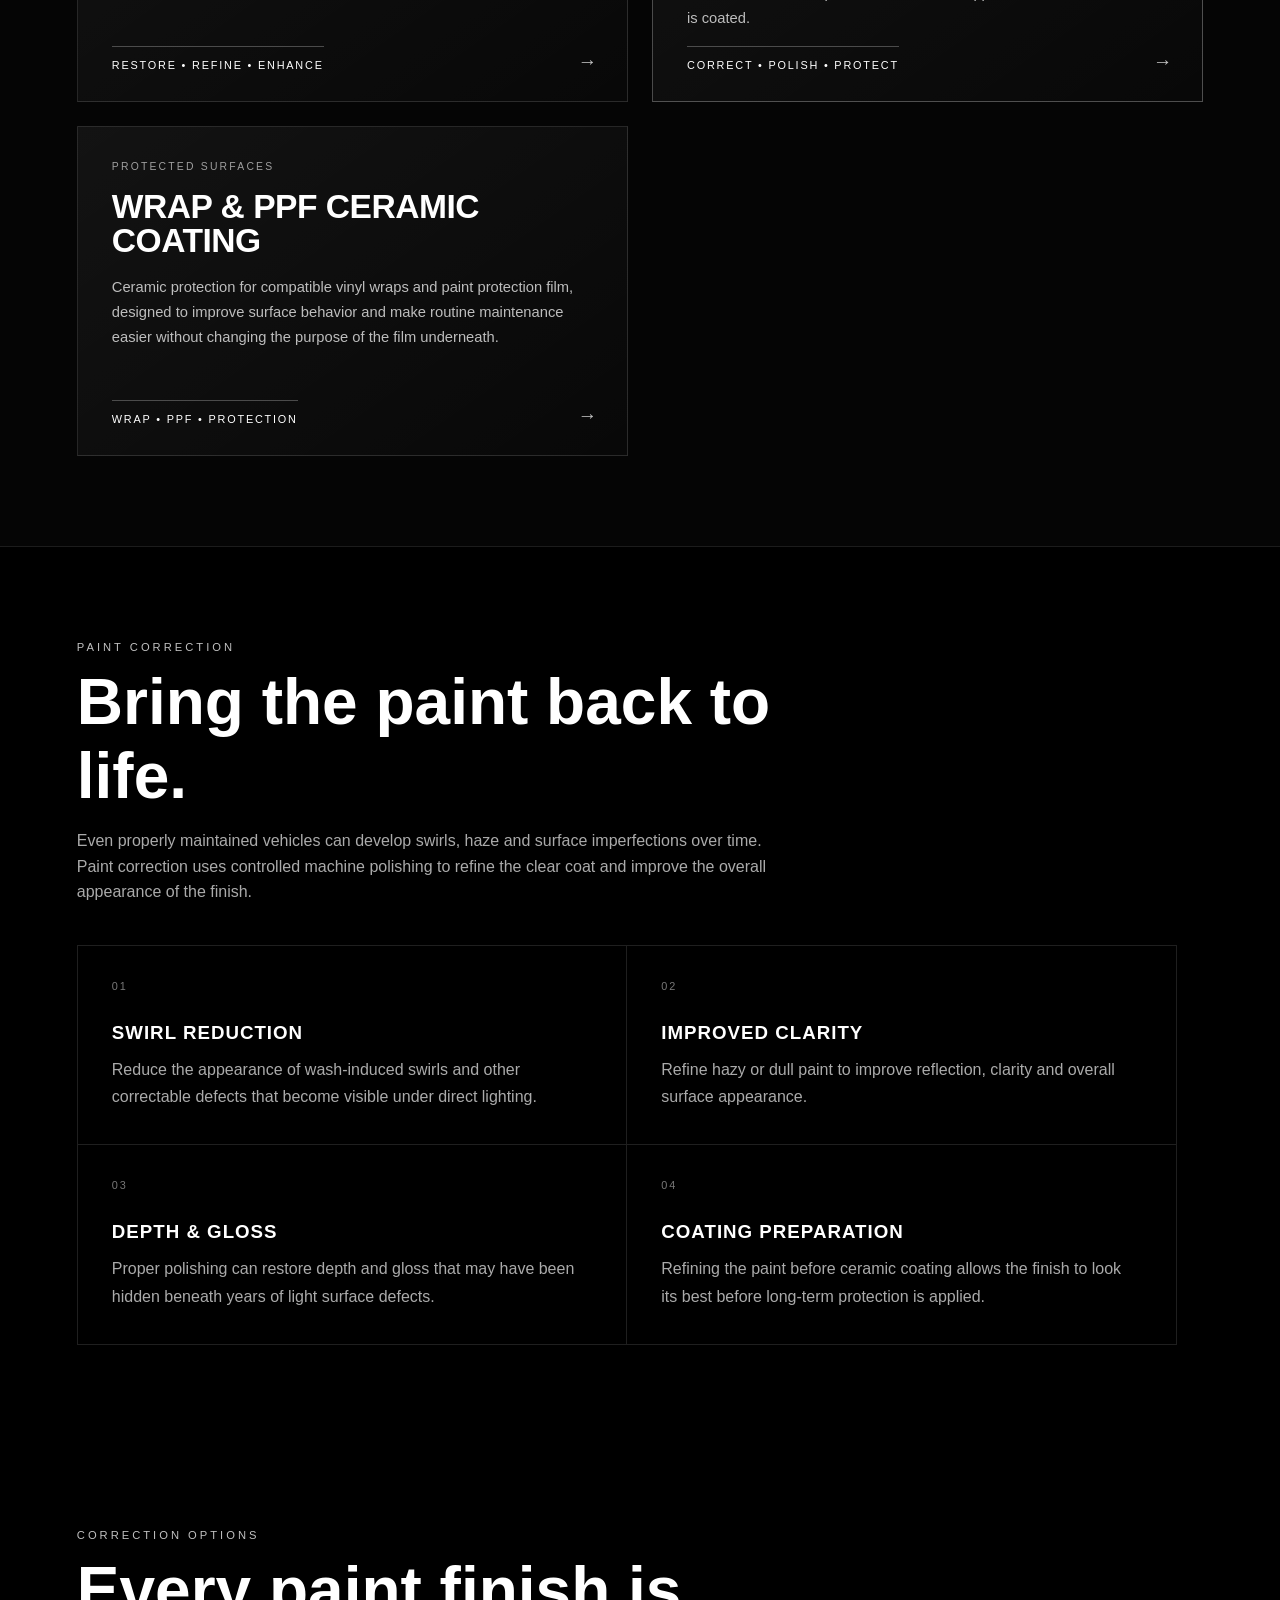
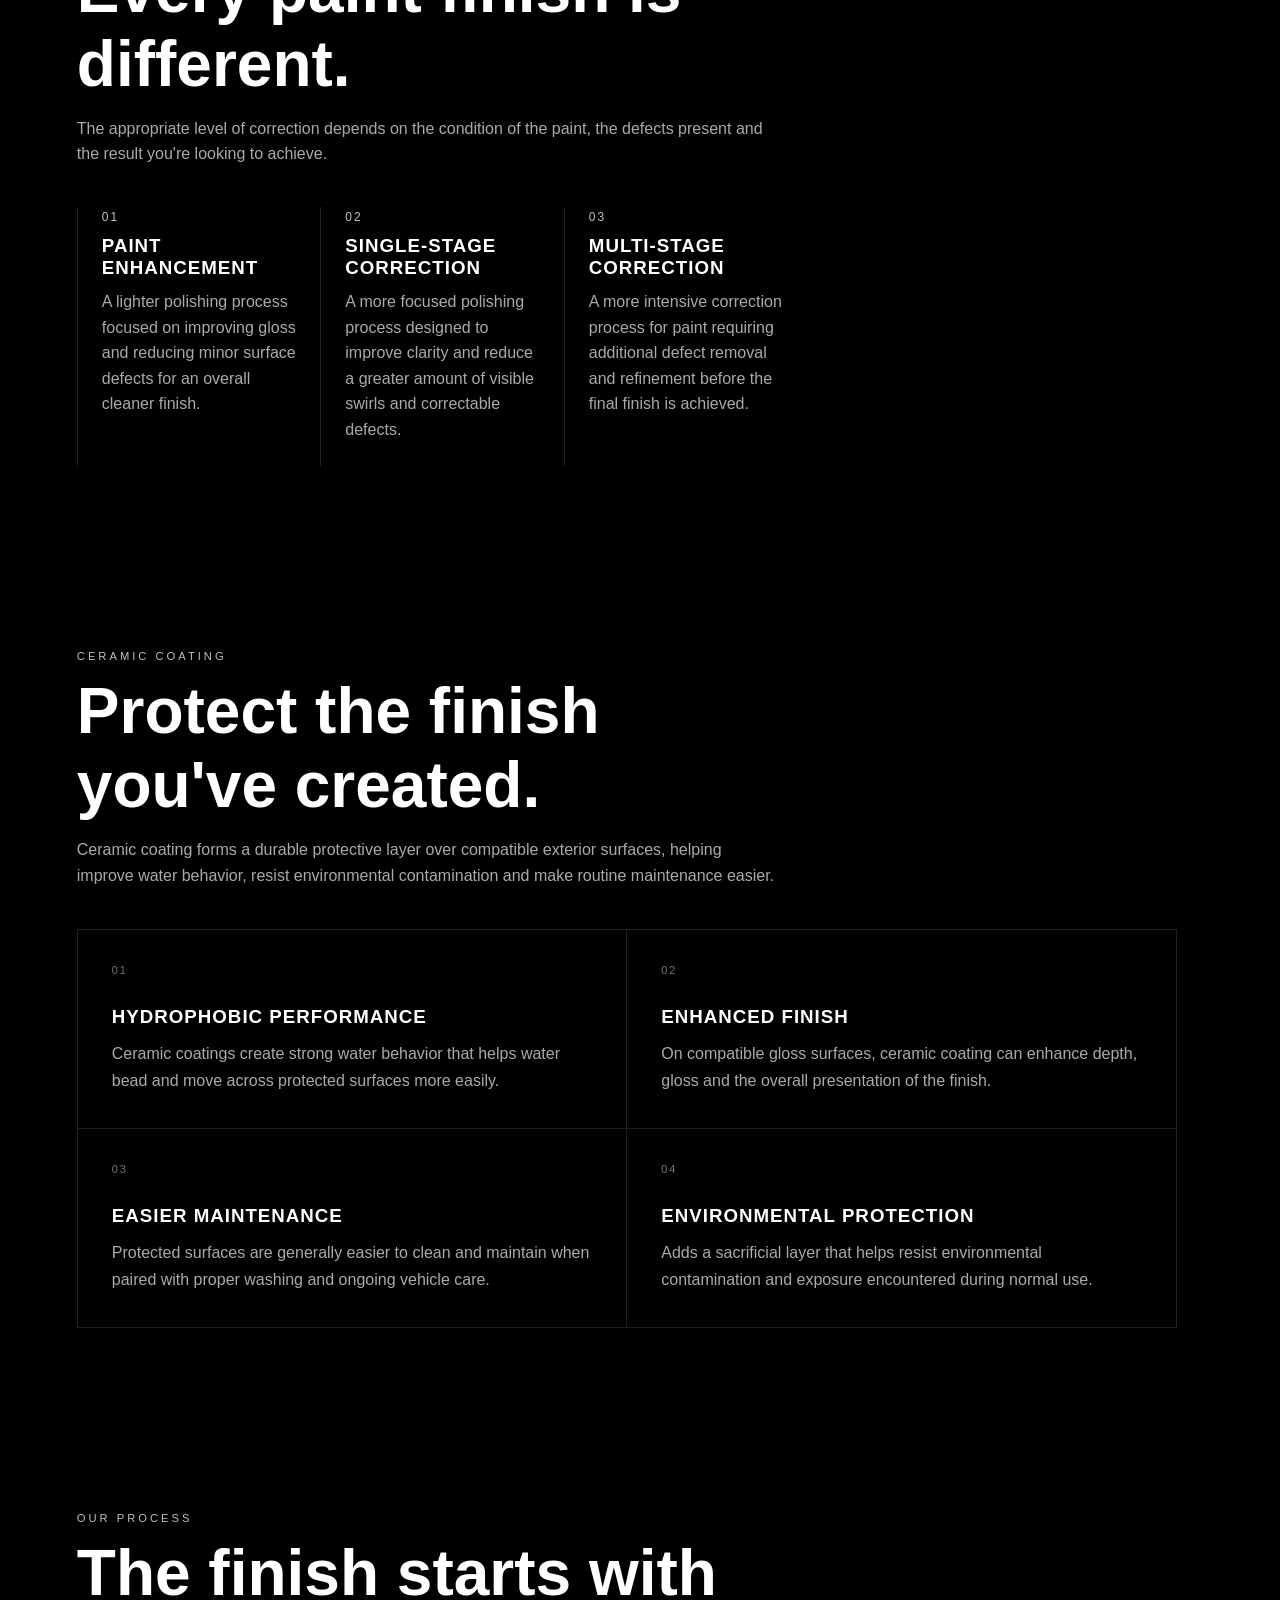
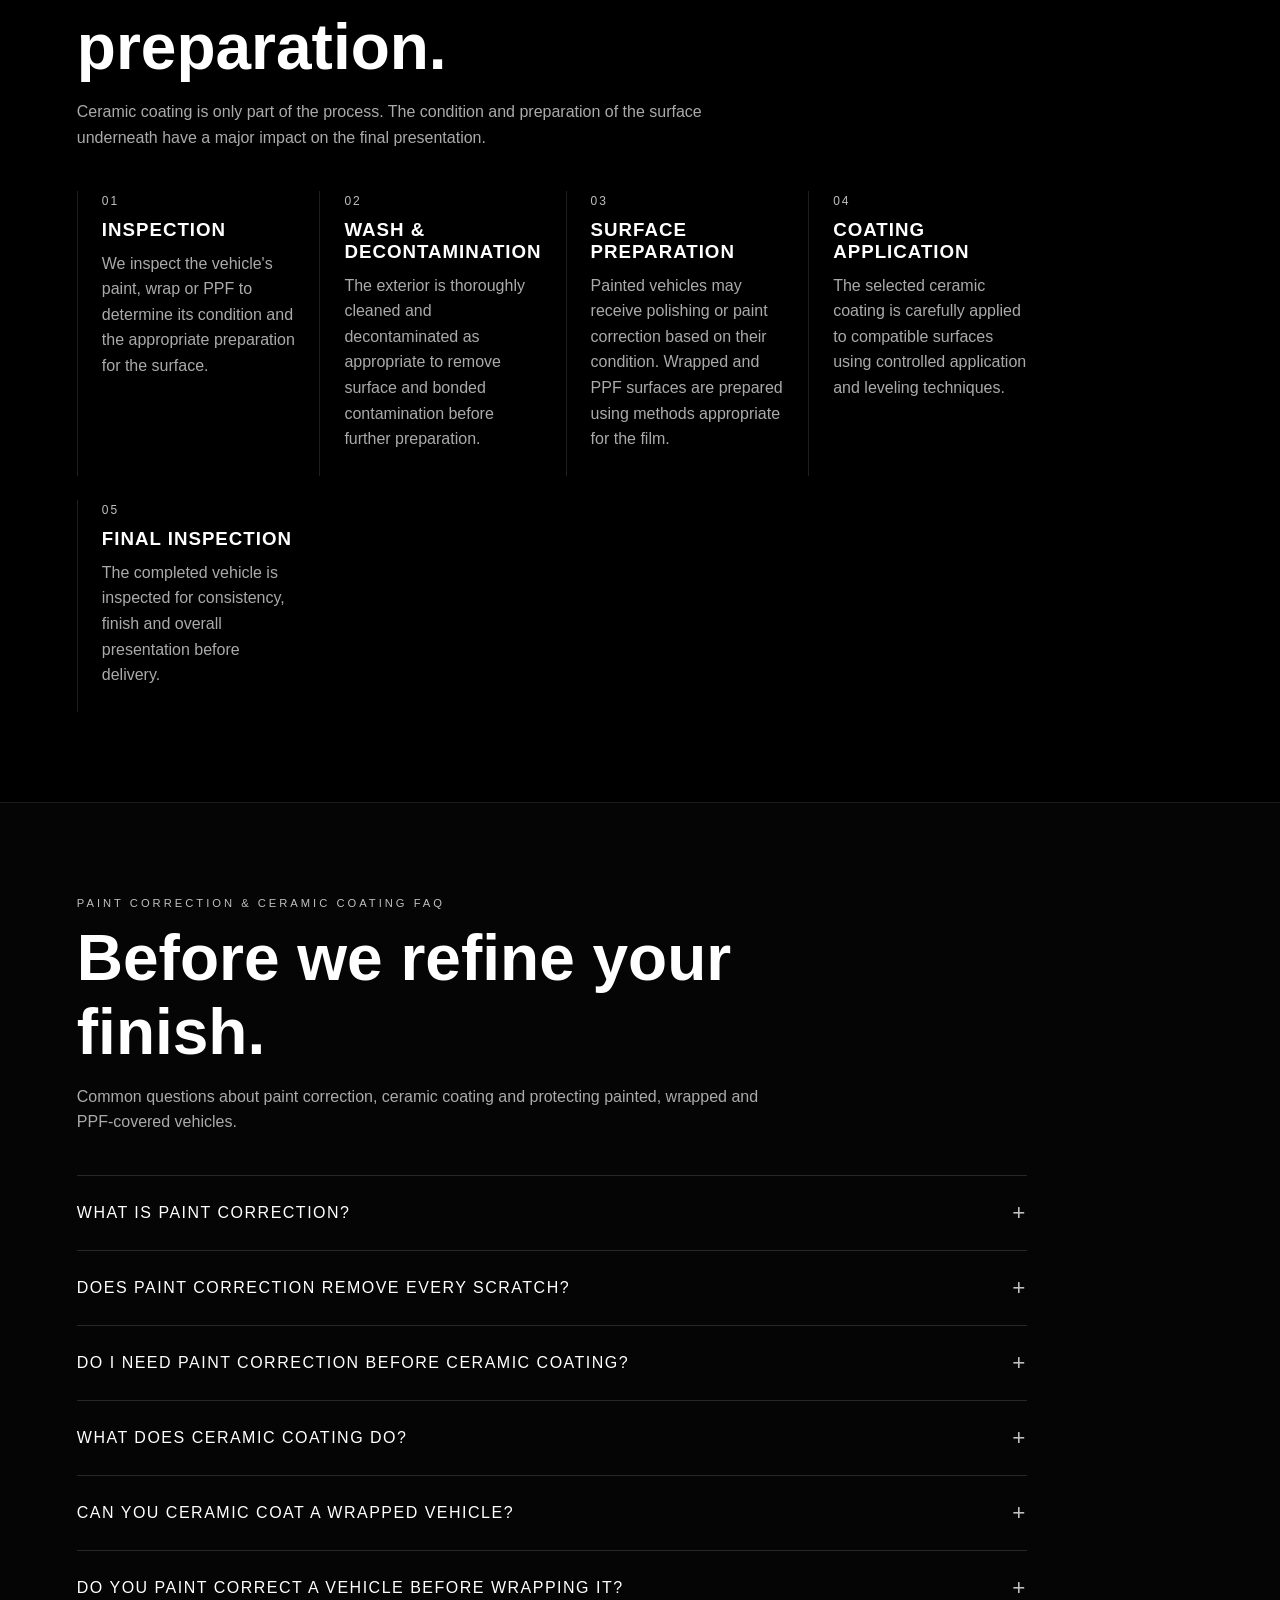
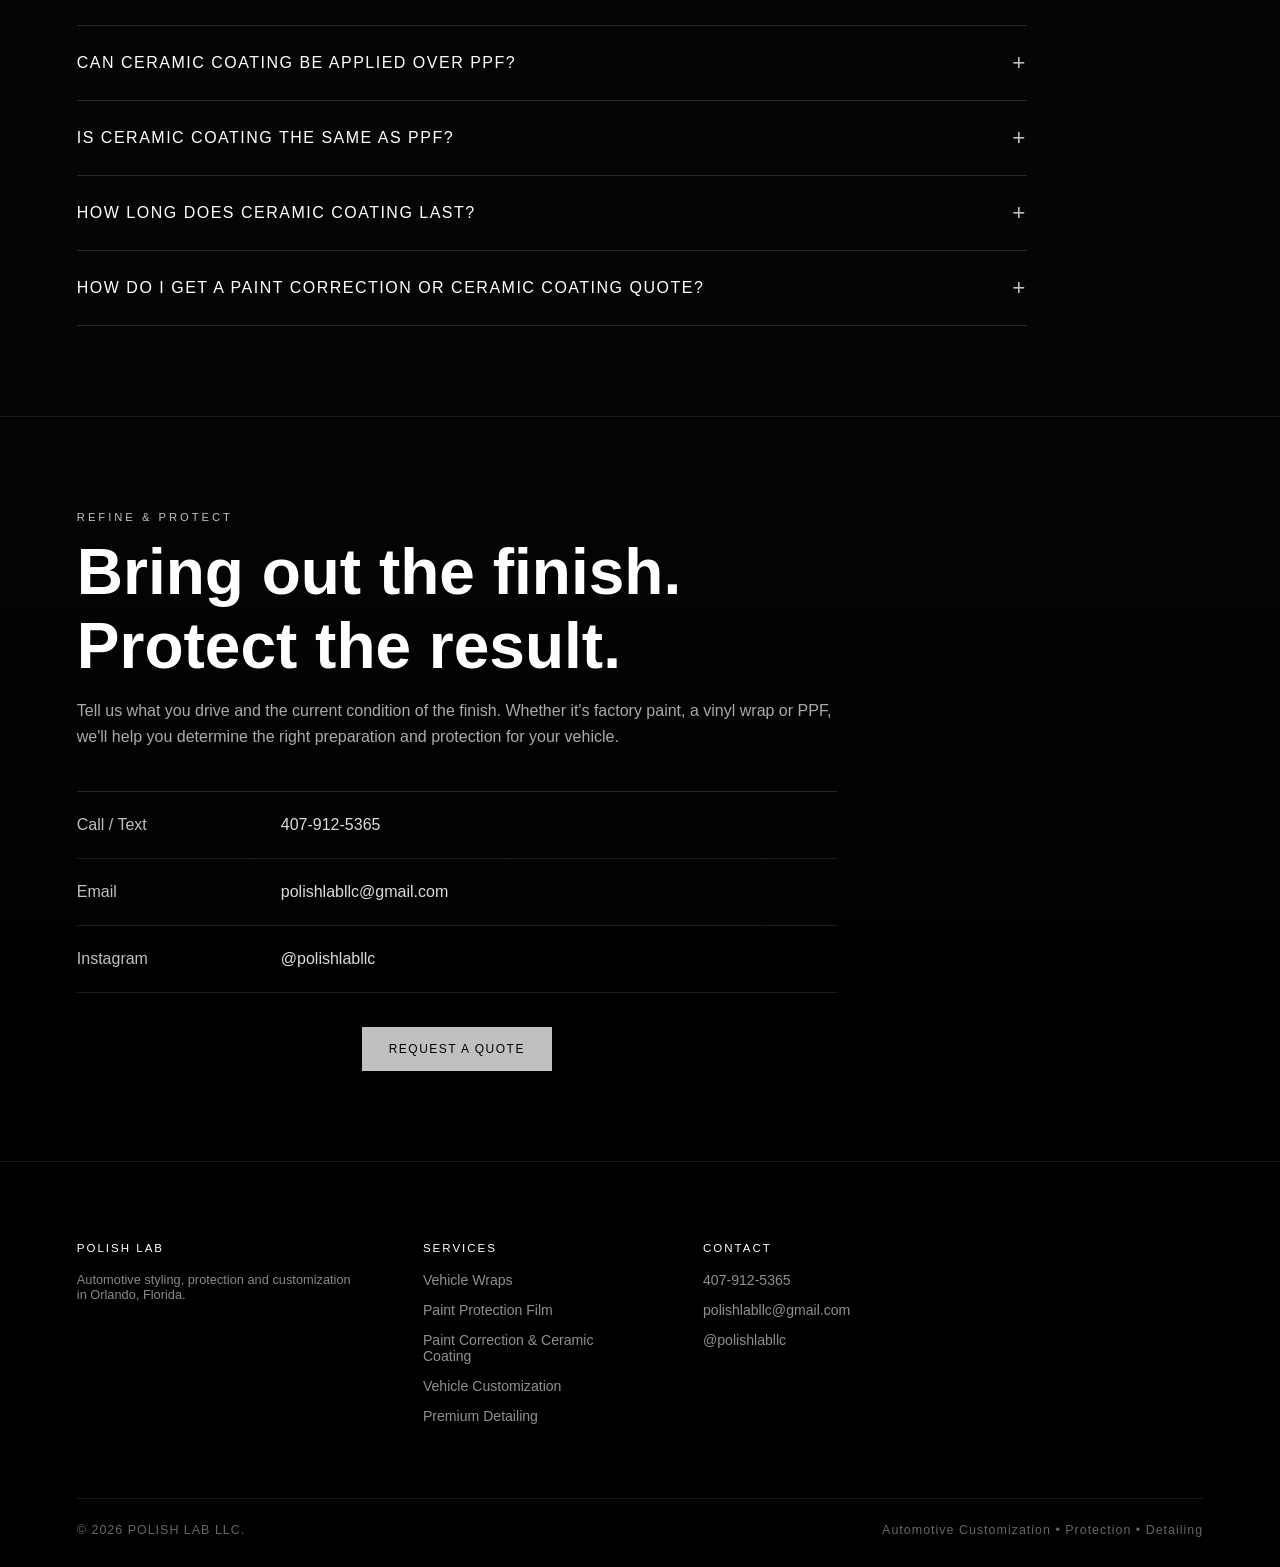
<file: ceramic_coating.html>
<!DOCTYPE html>
<html lang="en">
  <head>
    <meta charset="UTF-8" />

    <meta
      name="viewport"
      content="width=device-width, initial-scale=1, viewport-fit=cover"
    />

    <link rel="icon" href="polishlabtransparentlogo.png" />

    <title>Paint Correction & Ceramic Coating Orlando | POLISH LAB</title>

    <meta
      name="description"
      content="Paint correction and ceramic coating in Orlando, FL. POLISH LAB restores clarity and gloss on painted vehicles and provides ceramic protection for paint, vinyl wraps and compatible PPF."
    />

    <link
      rel="canonical"
      href="https://polishlabllc.com/ceramic_coating.html"
    />

    <meta name="theme-color" content="#000000" />

    <link rel="stylesheet" href="styles2.css" />

    <script src="script.js" defer></script>
  </head>

  <body>
    <!-- ================================================= -->
    <!-- NAVBAR -->
    <!-- ================================================= -->

    <header class="navbar">
      <a href="index.html" class="logo" aria-label="POLISH LAB Home">
        POLISH LAB
      </a>

      <nav class="nav-links" aria-label="Primary navigation">
        <a href="index.html">Home</a>
        <a href="index.html#services">Services</a>
        <a href="gallery.html">Gallery</a>
        <a href="about.html">About</a>
        <a href="#faq">FAQ</a>
        <a href="#contact">Contact</a>
      </nav>

      <a href="tel:+14079125365" class="nav-btn desktop-book"> Call Now </a>

      <button
        class="hamburger"
        id="hamburger"
        type="button"
        aria-label="Open navigation menu"
        aria-expanded="false"
        aria-controls="mobileMenu"
      >
        <span></span>
        <span></span>
        <span></span>
      </button>
    </header>

    <!-- ================================================= -->
    <!-- MOBILE MENU -->
    <!-- ================================================= -->

    <div class="mobile-menu" id="mobileMenu">
      <a href="index.html#services">Services</a>

      <a href="about.html">Get To Know Us</a>

      <a href="#gift-cards">Gift Cards</a>

      <a href="#faq">FAQ</a>

      <a href="tel:+14079125365">Call Now</a>
    </div>

    <main>
      <!-- ================================================= -->
      <!-- HERO -->
      <!-- ================================================= -->

      <section class="service-hero ceramic-hero">
        <div class="service-hero-content">
          <div class="eyebrow">
            PAINT CORRECTION • CERAMIC COATING • ORLANDO
          </div>

          <h1>Paint Correction & Ceramic Coating</h1>

          <p>
            Restore clarity, depth and gloss to your paint, then protect the
            finish with long-lasting ceramic protection. Ceramic coating is also
            available for compatible vinyl wraps and paint protection film.
          </p>

          <div class="hero-buttons">
            <a class="btn btn-primary" href="tel:+14079125365">
              Request A Quote
            </a>

            <a class="btn btn-secondary" href="#services"> Explore Services </a>
          </div>
        </div>
      </section>

      <!-- ================================================= -->
      <!-- INTRO -->
      <!-- ================================================= -->

      <section class="packages" id="services">
        <div class="section-header">
          <span>Paint Refinement & Protection</span>

          <h2>Correct the finish. Protect the result.</h2>

          <p>
            Paint correction and ceramic coating address two different parts of
            your vehicle's finish. Correction focuses on improving the
            appearance of painted surfaces, while ceramic coating adds a
            protective layer designed to enhance surface behavior and simplify
            maintenance.
          </p>

          <p>
            Whether we're refining factory paint before coating or protecting a
            newly wrapped vehicle, every service is tailored around the surface,
            its condition and the finished appearance you're looking for.
          </p>
        </div>

        <div class="package-list-premium">
          <!-- PAINT CORRECTION -->

          <a
            href="start-your-build.html?service=paint-correction"
            class="premium-package"
          >
            <span class="package-kicker"> Paint Refinement </span>

            <h3>Paint Correction</h3>

            <p>
              Machine polishing designed to reduce visible swirls, oxidation,
              haze and other correctable paint defects while improving clarity,
              depth and gloss.
            </p>

            <span class="package-action"> Restore • Refine • Enhance </span>
          </a>

          <!-- PAINT CORRECTION + CERAMIC -->

          <a
            href="start-your-build.html?service=ceramic-coating"
            class="premium-package featured"
          >
            <span class="package-kicker"> Complete Finish </span>

            <span class="package-label"> Paint + Protection </span>

            <h3>Correction + Ceramic</h3>

            <p>
              Refine the painted finish before applying ceramic protection,
              helping create a cleaner, deeper and more refined appearance
              before the surface is coated.
            </p>

            <span class="package-action"> Correct • Polish • Protect </span>
          </a>

          <!-- WRAP / PPF COATING -->

          <a
            href="start-your-build.html?service=ceramic-coating"
            class="premium-package"
          >
            <span class="package-kicker"> Protected Surfaces </span>

            <h3>Wrap & PPF Ceramic Coating</h3>

            <p>
              Ceramic protection for compatible vinyl wraps and paint protection
              film, designed to improve surface behavior and make routine
              maintenance easier without changing the purpose of the film
              underneath.
            </p>

            <span class="package-action"> Wrap • PPF • Protection </span>
          </a>
        </div>
      </section>

      <!-- ================================================= -->
      <!-- PAINT CORRECTION -->
      <!-- ================================================= -->

      <section class="orlandoLocal">
        <div class="section-header">
          <span>Paint Correction</span>

          <h2>Bring the paint back to life.</h2>

          <p>
            Even properly maintained vehicles can develop swirls, haze and
            surface imperfections over time. Paint correction uses controlled
            machine polishing to refine the clear coat and improve the overall
            appearance of the finish.
          </p>
        </div>

        <div class="orlandoLocalGrid">
          <div class="orlandoLocalItem">
            <span>01</span>

            <h3>Swirl Reduction</h3>

            <p>
              Reduce the appearance of wash-induced swirls and other correctable
              defects that become visible under direct lighting.
            </p>
          </div>

          <div class="orlandoLocalItem">
            <span>02</span>

            <h3>Improved Clarity</h3>

            <p>
              Refine hazy or dull paint to improve reflection, clarity and
              overall surface appearance.
            </p>
          </div>

          <div class="orlandoLocalItem">
            <span>03</span>

            <h3>Depth & Gloss</h3>

            <p>
              Proper polishing can restore depth and gloss that may have been
              hidden beneath years of light surface defects.
            </p>
          </div>

          <div class="orlandoLocalItem">
            <span>04</span>

            <h3>Coating Preparation</h3>

            <p>
              Refining the paint before ceramic coating allows the finish to
              look its best before long-term protection is applied.
            </p>
          </div>
        </div>
      </section>

      <!-- ================================================= -->
      <!-- PAINT CORRECTION LEVELS -->
      <!-- ================================================= -->

      <section class="process">
        <div class="section-header">
          <span>Correction Options</span>

          <h2>Every paint finish is different.</h2>

          <p>
            The appropriate level of correction depends on the condition of the
            paint, the defects present and the result you're looking to achieve.
          </p>
        </div>

        <div class="process-list">
          <div>
            <span>01</span>

            <h3>Paint Enhancement</h3>

            <p>
              A lighter polishing process focused on improving gloss and
              reducing minor surface defects for an overall cleaner finish.
            </p>
          </div>

          <div>
            <span>02</span>

            <h3>Single-Stage Correction</h3>

            <p>
              A more focused polishing process designed to improve clarity and
              reduce a greater amount of visible swirls and correctable defects.
            </p>
          </div>

          <div>
            <span>03</span>

            <h3>Multi-Stage Correction</h3>

            <p>
              A more intensive correction process for paint requiring additional
              defect removal and refinement before the final finish is achieved.
            </p>
          </div>
        </div>
      </section>

      <!-- ================================================= -->
      <!-- CERAMIC COATING -->
      <!-- ================================================= -->

      <section class="orlandoLocal">
        <div class="section-header">
          <span>Ceramic Coating</span>

          <h2>Protect the finish you've created.</h2>

          <p>
            Ceramic coating forms a durable protective layer over compatible
            exterior surfaces, helping improve water behavior, resist
            environmental contamination and make routine maintenance easier.
          </p>
        </div>

        <div class="orlandoLocalGrid">
          <div class="orlandoLocalItem">
            <span>01</span>

            <h3>Hydrophobic Performance</h3>

            <p>
              Ceramic coatings create strong water behavior that helps water
              bead and move across protected surfaces more easily.
            </p>
          </div>

          <div class="orlandoLocalItem">
            <span>02</span>

            <h3>Enhanced Finish</h3>

            <p>
              On compatible gloss surfaces, ceramic coating can enhance depth,
              gloss and the overall presentation of the finish.
            </p>
          </div>

          <div class="orlandoLocalItem">
            <span>03</span>

            <h3>Easier Maintenance</h3>

            <p>
              Protected surfaces are generally easier to clean and maintain when
              paired with proper washing and ongoing vehicle care.
            </p>
          </div>

          <div class="orlandoLocalItem">
            <span>04</span>

            <h3>Environmental Protection</h3>

            <p>
              Adds a sacrificial layer that helps resist environmental
              contamination and exposure encountered during normal use.
            </p>
          </div>
        </div>
      </section>

      <!-- ================================================= -->
      <!-- PROCESS -->
      <!-- ================================================= -->

      <section class="process" id="process">
        <div class="section-header">
          <span>Our Process</span>

          <h2>The finish starts with preparation.</h2>

          <p>
            Ceramic coating is only part of the process. The condition and
            preparation of the surface underneath have a major impact on the
            final presentation.
          </p>
        </div>

        <div class="process-list">
          <div>
            <span>01</span>

            <h3>Inspection</h3>

            <p>
              We inspect the vehicle's paint, wrap or PPF to determine its
              condition and the appropriate preparation for the surface.
            </p>
          </div>

          <div>
            <span>02</span>

            <h3>Wash & Decontamination</h3>

            <p>
              The exterior is thoroughly cleaned and decontaminated as
              appropriate to remove surface and bonded contamination before
              further preparation.
            </p>
          </div>

          <div>
            <span>03</span>

            <h3>Surface Preparation</h3>

            <p>
              Painted vehicles may receive polishing or paint correction based
              on their condition. Wrapped and PPF surfaces are prepared using
              methods appropriate for the film.
            </p>
          </div>

          <div>
            <span>04</span>

            <h3>Coating Application</h3>

            <p>
              The selected ceramic coating is carefully applied to compatible
              surfaces using controlled application and leveling techniques.
            </p>
          </div>

          <div>
            <span>05</span>

            <h3>Final Inspection</h3>

            <p>
              The completed vehicle is inspected for consistency, finish and
              overall presentation before delivery.
            </p>
          </div>
        </div>
      </section>

      <!-- ================================================= -->
      <!-- FAQ -->
      <!-- ================================================= -->

      <section class="faq-section" id="faq">
        <div class="section-header">
          <span>Paint Correction & Ceramic Coating FAQ</span>

          <h2>Before we refine your finish.</h2>

          <p>
            Common questions about paint correction, ceramic coating and
            protecting painted, wrapped and PPF-covered vehicles.
          </p>
        </div>

        <div class="faq">
          <details class="faq-item">
            <summary>What is paint correction?</summary>

            <div class="faq-answer">
              Paint correction is a machine polishing process used to refine the
              vehicle's clear coat and reduce the appearance of correctable
              defects such as swirls, haze, oxidation and light surface
              imperfections.
              <br /><br />
              The amount of correction possible depends on the condition and
              thickness of the paint, the type and depth of the defects and the
              appropriate approach for the vehicle.
            </div>
          </details>

          <details class="faq-item">
            <summary>Does paint correction remove every scratch?</summary>

            <div class="faq-answer">
              No. Paint correction can significantly improve many surface
              defects, but deeper scratches or defects that extend beyond a
              safely correctable portion of the clear coat may remain.
              <br /><br />
              We prioritize improving the finish while preserving the integrity
              of the paint.
            </div>
          </details>

          <details class="faq-item">
            <summary>
              Do I need paint correction before ceramic coating?
            </summary>

            <div class="faq-answer">
              Not every vehicle requires the same level of correction. The paint
              is inspected first to determine whether polishing or correction is
              appropriate before coating.
              <br /><br />
              Because ceramic coating does not remove paint defects, refining
              the finish beforehand can improve the final appearance when
              correction is needed.
            </div>
          </details>

          <details class="faq-item">
            <summary>What does ceramic coating do?</summary>

            <div class="faq-answer">
              Ceramic coating creates a protective layer over compatible
              surfaces that can improve hydrophobic behavior, enhance the
              appearance of the finish and make routine maintenance easier.
              <br /><br />
              It also provides resistance to environmental contamination, but it
              does not make the vehicle immune to scratches, rock chips or
              physical damage.
            </div>
          </details>

          <details class="faq-item">
            <summary>Can you ceramic coat a wrapped vehicle?</summary>

            <div class="faq-answer">
              Yes. Compatible ceramic coatings can be applied to many vinyl
              wraps to help improve surface behavior and make routine
              maintenance easier.
              <br /><br />
              The coating and preparation process should be selected based on
              the specific vinyl and whether the finish is gloss, satin, matte
              or specialty film.
            </div>
          </details>

          <details class="faq-item">
            <summary>
              Do you paint correct a vehicle before wrapping it?
            </summary>

            <div class="faq-answer">
              Paint correction and vinyl wrapping serve different purposes.
              Before wrapping, the underlying paint is inspected and prepared
              for installation.
              <br /><br />
              If the vehicle has paint defects that require additional attention
              before wrapping, the appropriate preparation can be discussed
              during the project inspection.
            </div>
          </details>

          <details class="faq-item">
            <summary>Can ceramic coating be applied over PPF?</summary>

            <div class="faq-answer">
              Yes, compatible ceramic coatings can be applied over many paint
              protection films to improve hydrophobic behavior and make
              maintenance easier.
              <br /><br />
              Compatibility depends on the specific film and coating being used.
            </div>
          </details>

          <details class="faq-item">
            <summary>Is ceramic coating the same as PPF?</summary>

            <div class="faq-answer">
              No. Ceramic coating and PPF provide different types of protection.
              <br /><br />
              Ceramic coating primarily improves surface behavior, contamination
              resistance and maintenance, while PPF provides a physical film
              layer designed to help protect against rock chips, road debris and
              minor abrasions.
            </div>
          </details>

          <details class="faq-item">
            <summary>How long does ceramic coating last?</summary>

            <div class="faq-answer">
              Coating longevity depends on the product selected, surface
              preparation, vehicle usage, environmental exposure, storage and
              maintenance.
              <br /><br />
              We can discuss the expected performance and manufacturer guidance
              for the specific coating selected for your vehicle.
            </div>
          </details>

          <details class="faq-item">
            <summary>
              How do I get a paint correction or ceramic coating quote?
            </summary>

            <div class="faq-answer">
              Contact POLISH LAB with your vehicle's year, make and model and
              let us know whether the vehicle is painted, wrapped or protected
              with PPF.
              <br /><br />
              Photos of the vehicle and its current finish are helpful when
              evaluating the project, although an in-person inspection may be
              recommended for paint correction.
            </div>
          </details>
        </div>
      </section>
    </main>

    <!-- ================================================= -->
    <!-- CONTACT -->
    <!-- ================================================= -->

    <section class="contact" id="contact">
      <div class="section-header">
        <span>Refine & Protect</span>

        <h2>Bring out the finish. Protect the result.</h2>

        <p>
          Tell us what you drive and the current condition of the finish.
          Whether it's factory paint, a vinyl wrap or PPF, we'll help you
          determine the right preparation and protection for your vehicle.
        </p>
      </div>

      <div class="contact-card">
        <a href="tel:+14079125365" class="contact-line">
          <span>Call / Text</span>
          <strong>407-912-5365</strong>
        </a>

        <a href="mailto:polishlabllc@gmail.com" class="contact-line">
          <span>Email</span>
          <strong>polishlabllc@gmail.com</strong>
        </a>

        <a
          href="https://instagram.com/polishlabllc"
          class="contact-line"
          target="_blank"
          rel="noopener"
        >
          <span>Instagram</span>
          <strong>@polishlabllc</strong>
        </a>

        <a href="tel:+14079125365" class="btn btn-primary contact-btn">
          Request A Quote
        </a>
      </div>
    </section>

    <footer class="site-footer">
      <div class="footer-top">
        <div class="footer-links">
          <span>POLISH LAB</span>

          <p>
            Automotive styling, protection and customization in Orlando,
            Florida.
          </p>
        </div>

        <div class="footer-links">
          <span> Services </span>

          <a href="vehicle_wraps.html"> Vehicle Wraps </a>

          <a href="ppf.html"> Paint Protection Film </a>

          <a href="ceramic_coating.html">
            Paint Correction & Ceramic Coating
          </a>

          <a href="customization.html"> Vehicle Customization </a>

          <a href="auto_detailing.html"> Premium Detailing </a>
        </div>

        <div class="footer-contact">
          <span> Contact </span>

          <a href="tel:+14079125365"> 407-912-5365 </a>

          <a href="mailto:polishlabllc@gmail.com"> polishlabllc@gmail.com </a>

          <a
            href="https://instagram.com/polishlabllc"
            target="_blank"
            rel="noopener"
          >
            @polishlabllc
          </a>
        </div>
      </div>

      <div class="footer-bottom">
        <p>© 2026 POLISH LAB LLC.</p>

        <p>Automotive Customization • Protection • Detailing</p>
      </div>
    </footer>
  </body>
</html>
</file>
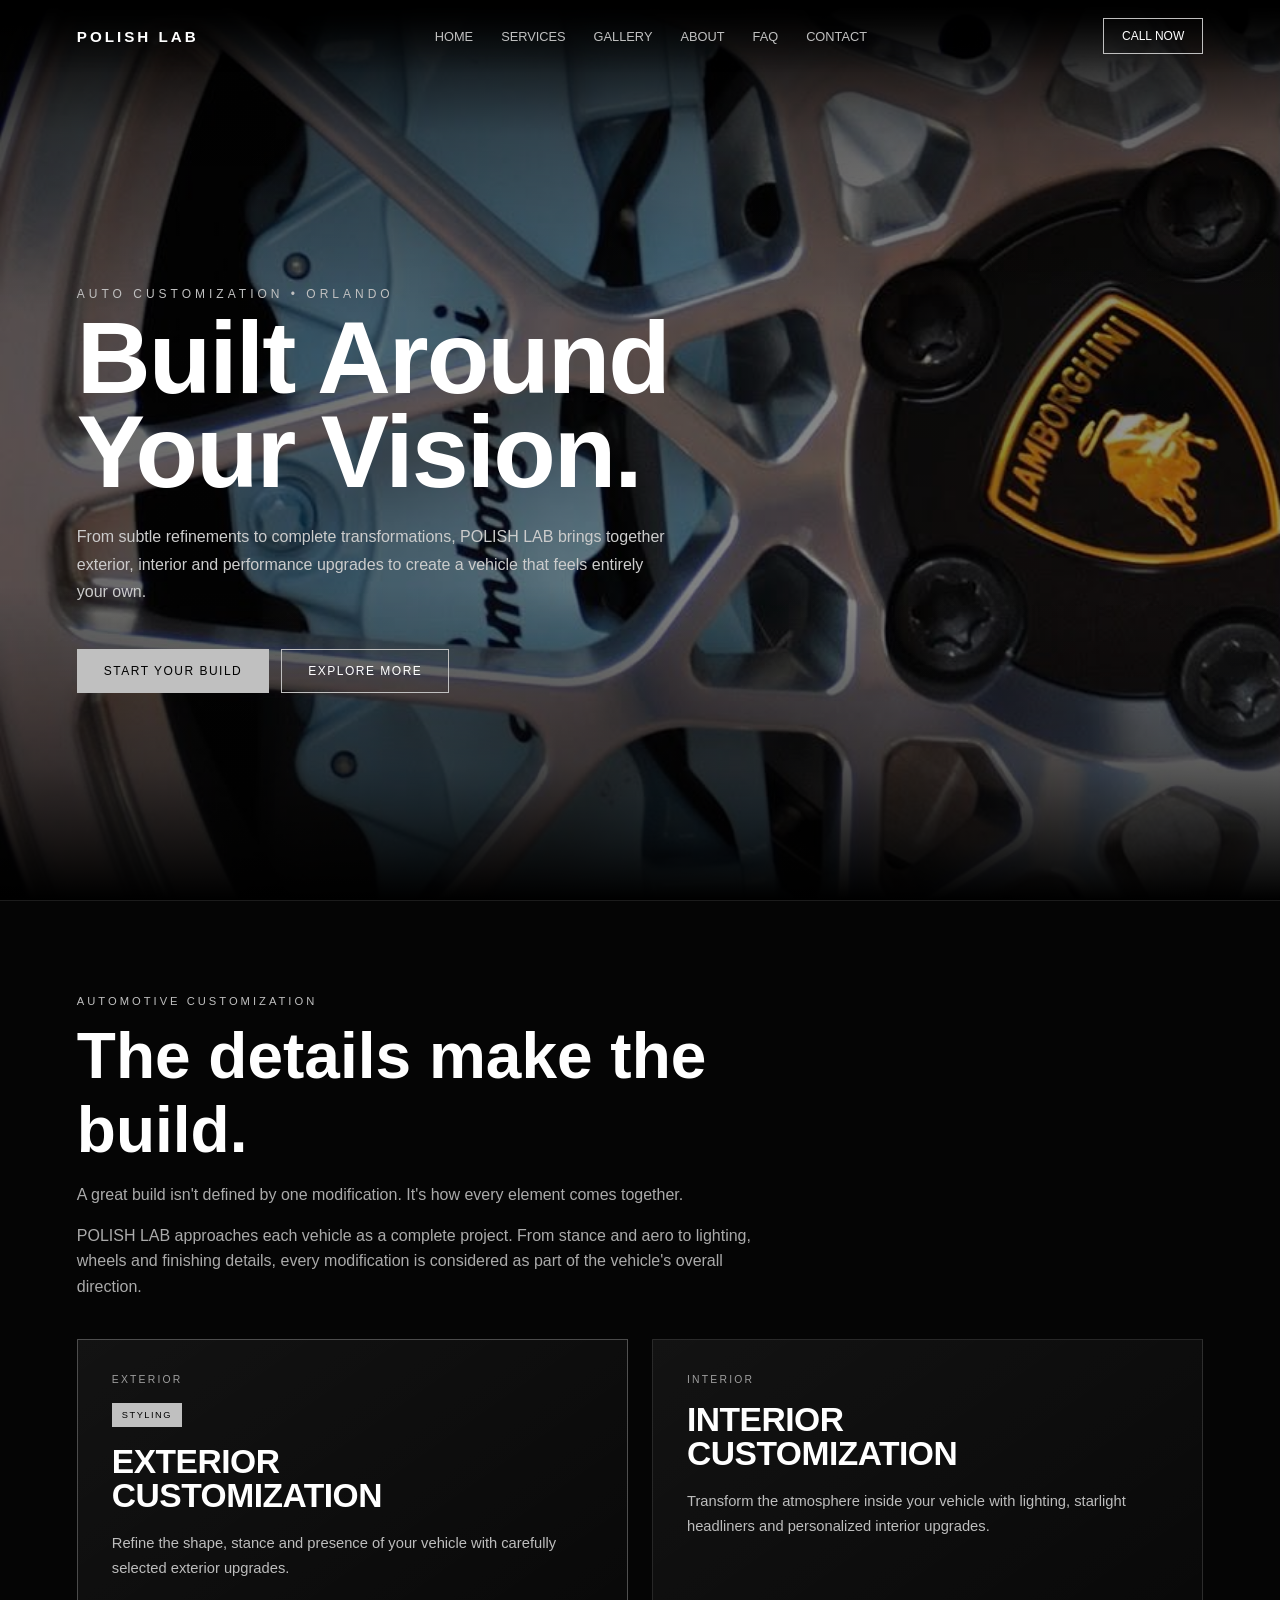
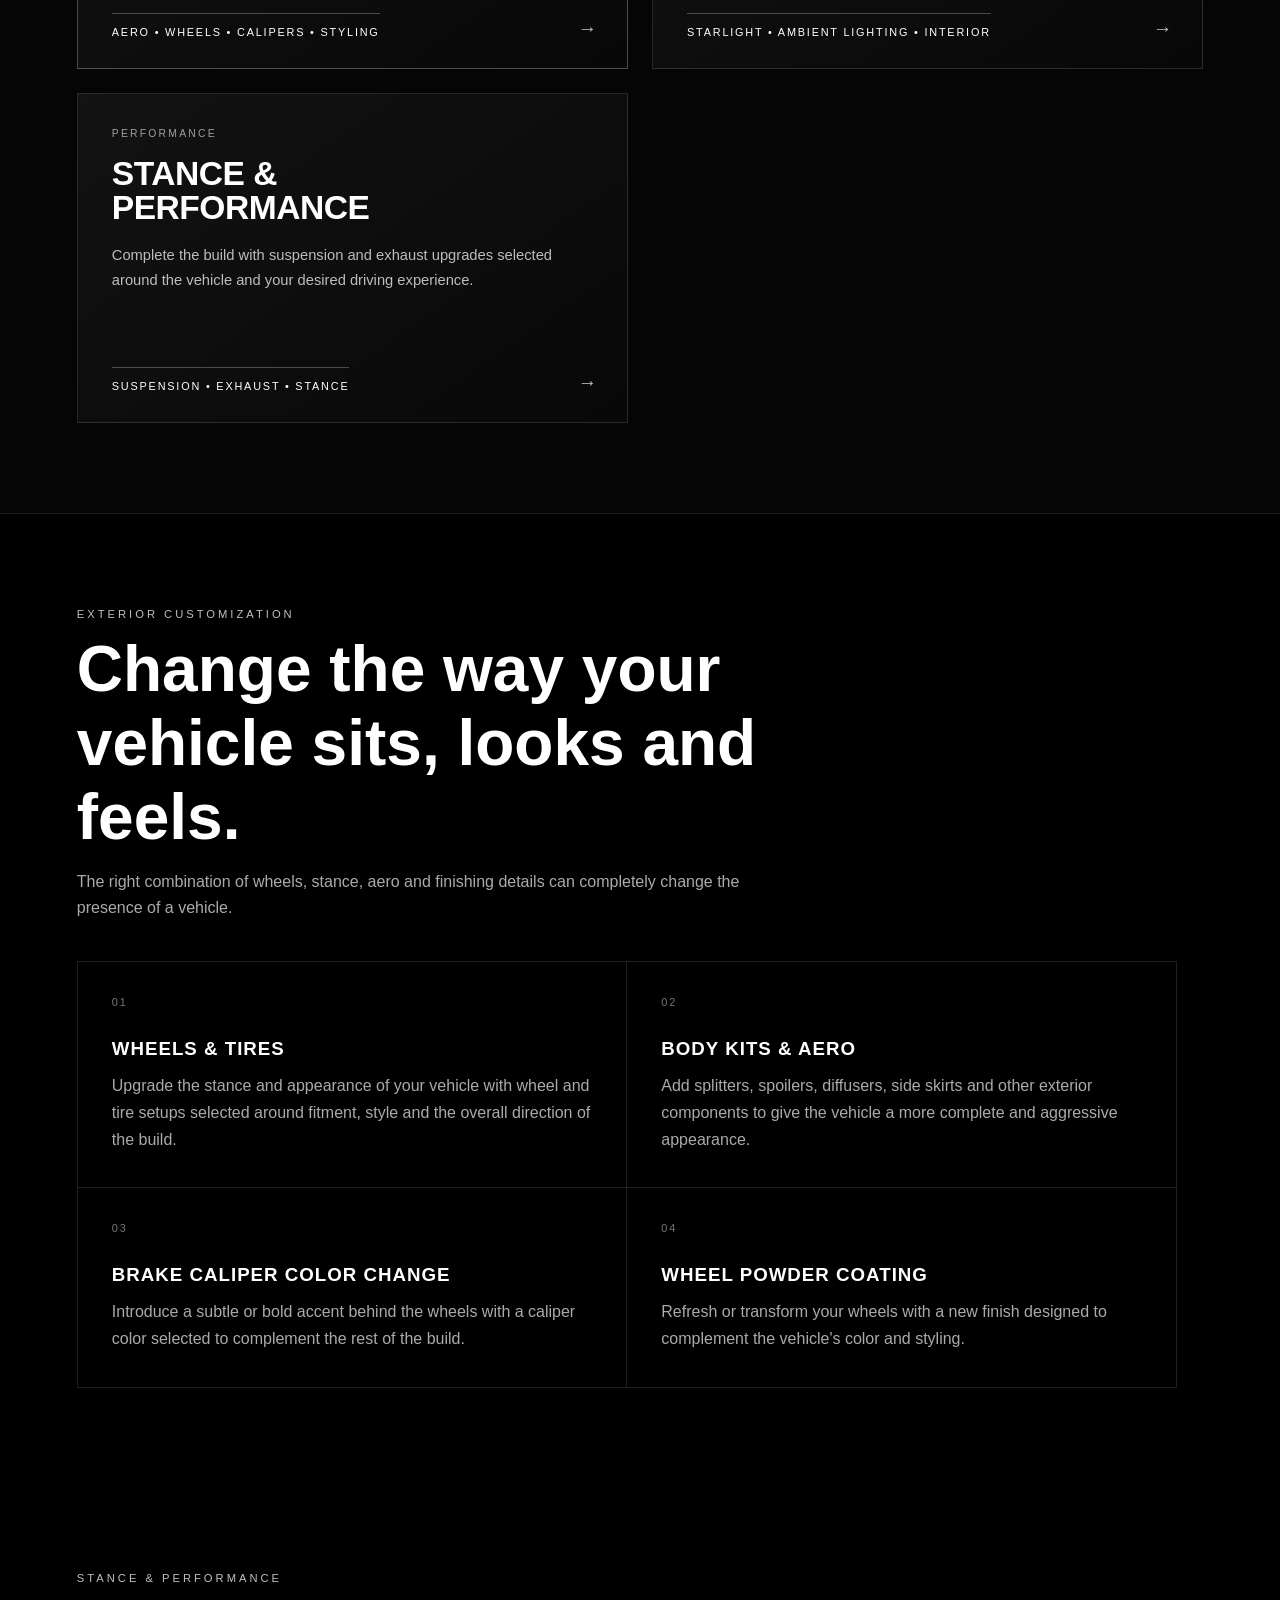
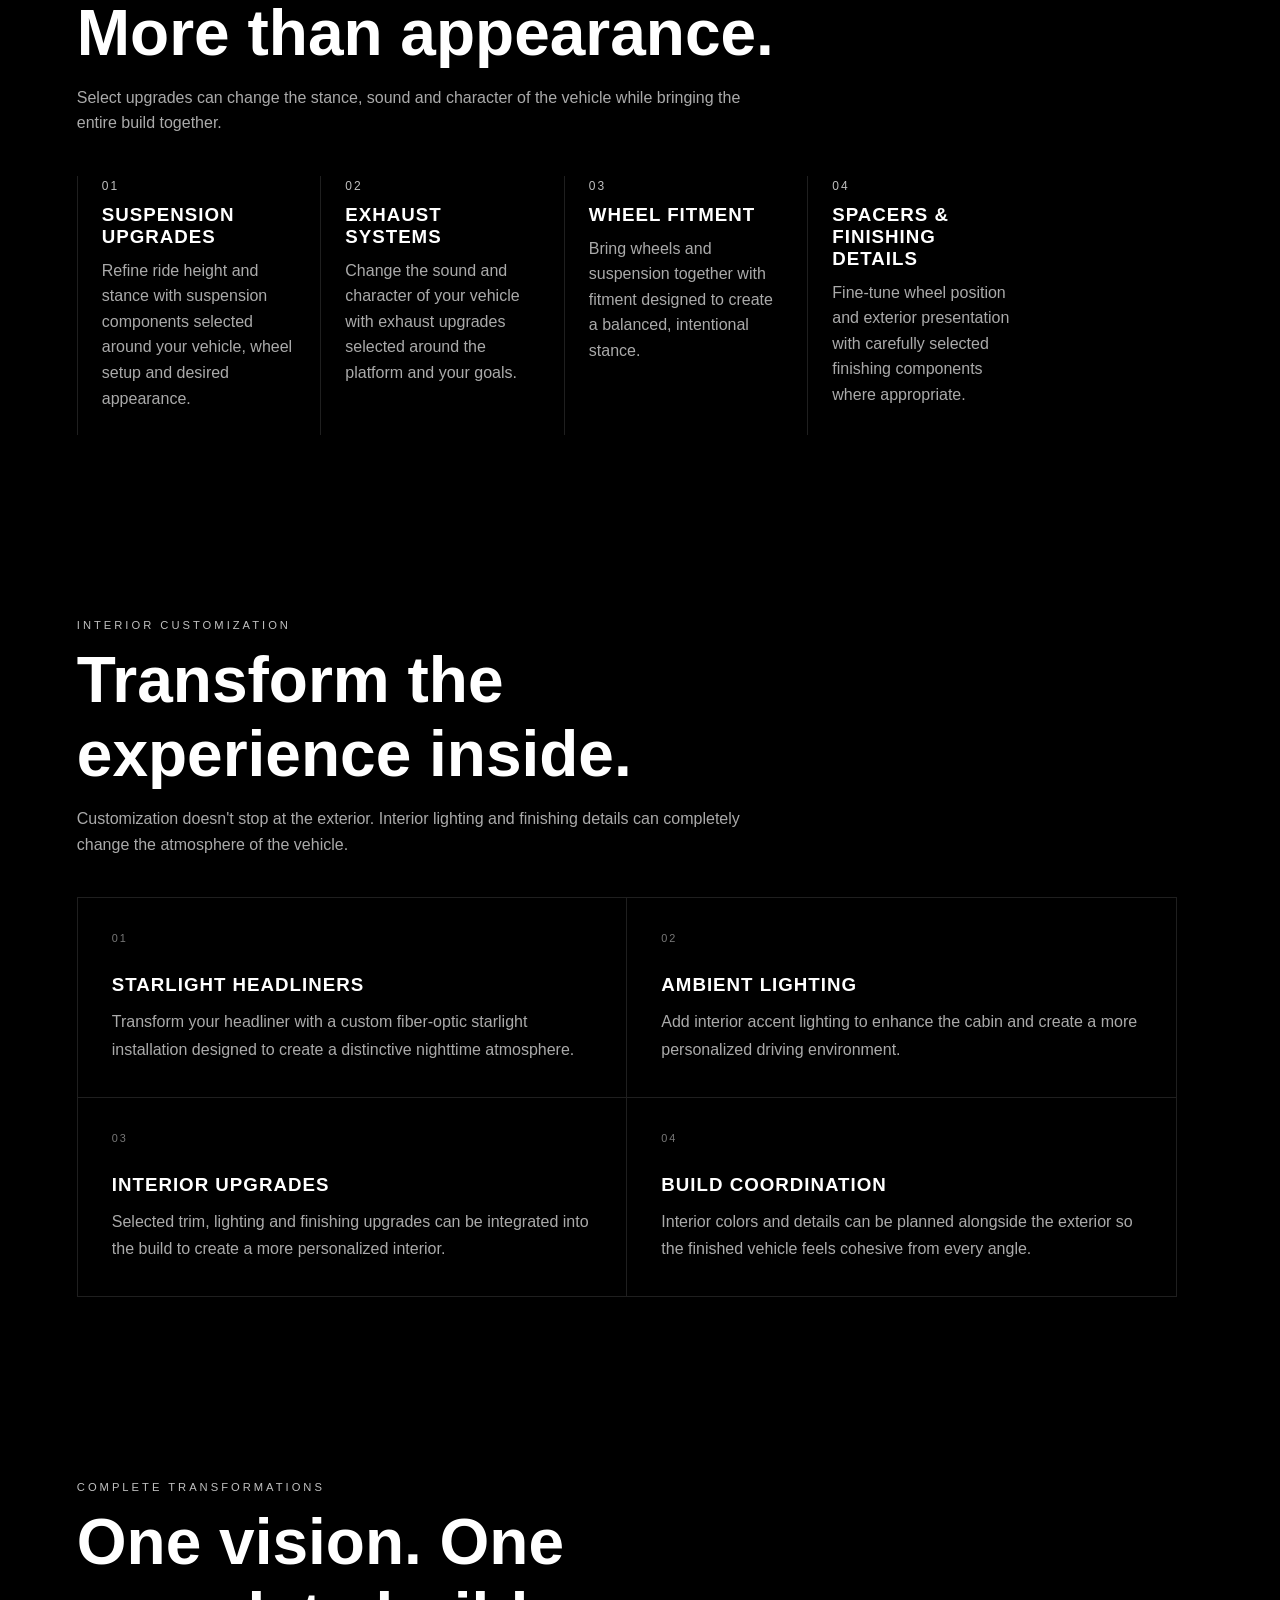
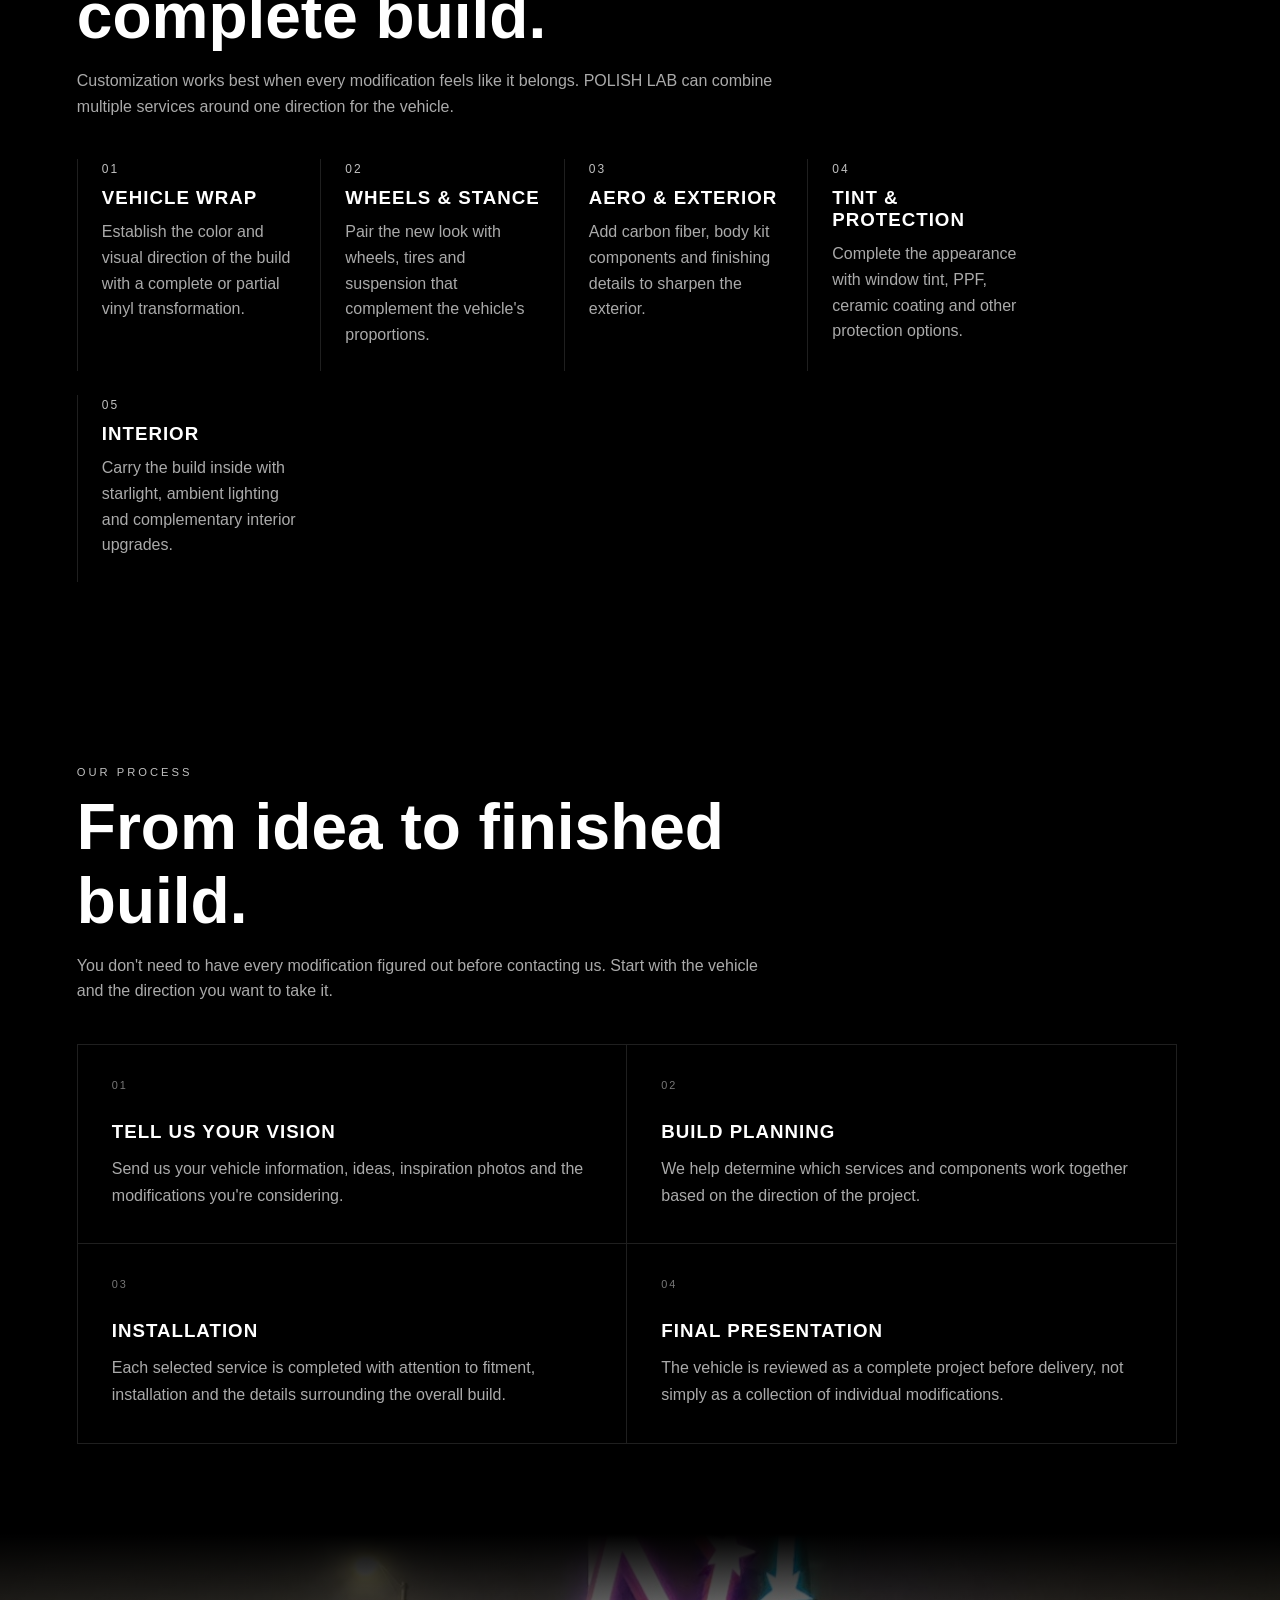
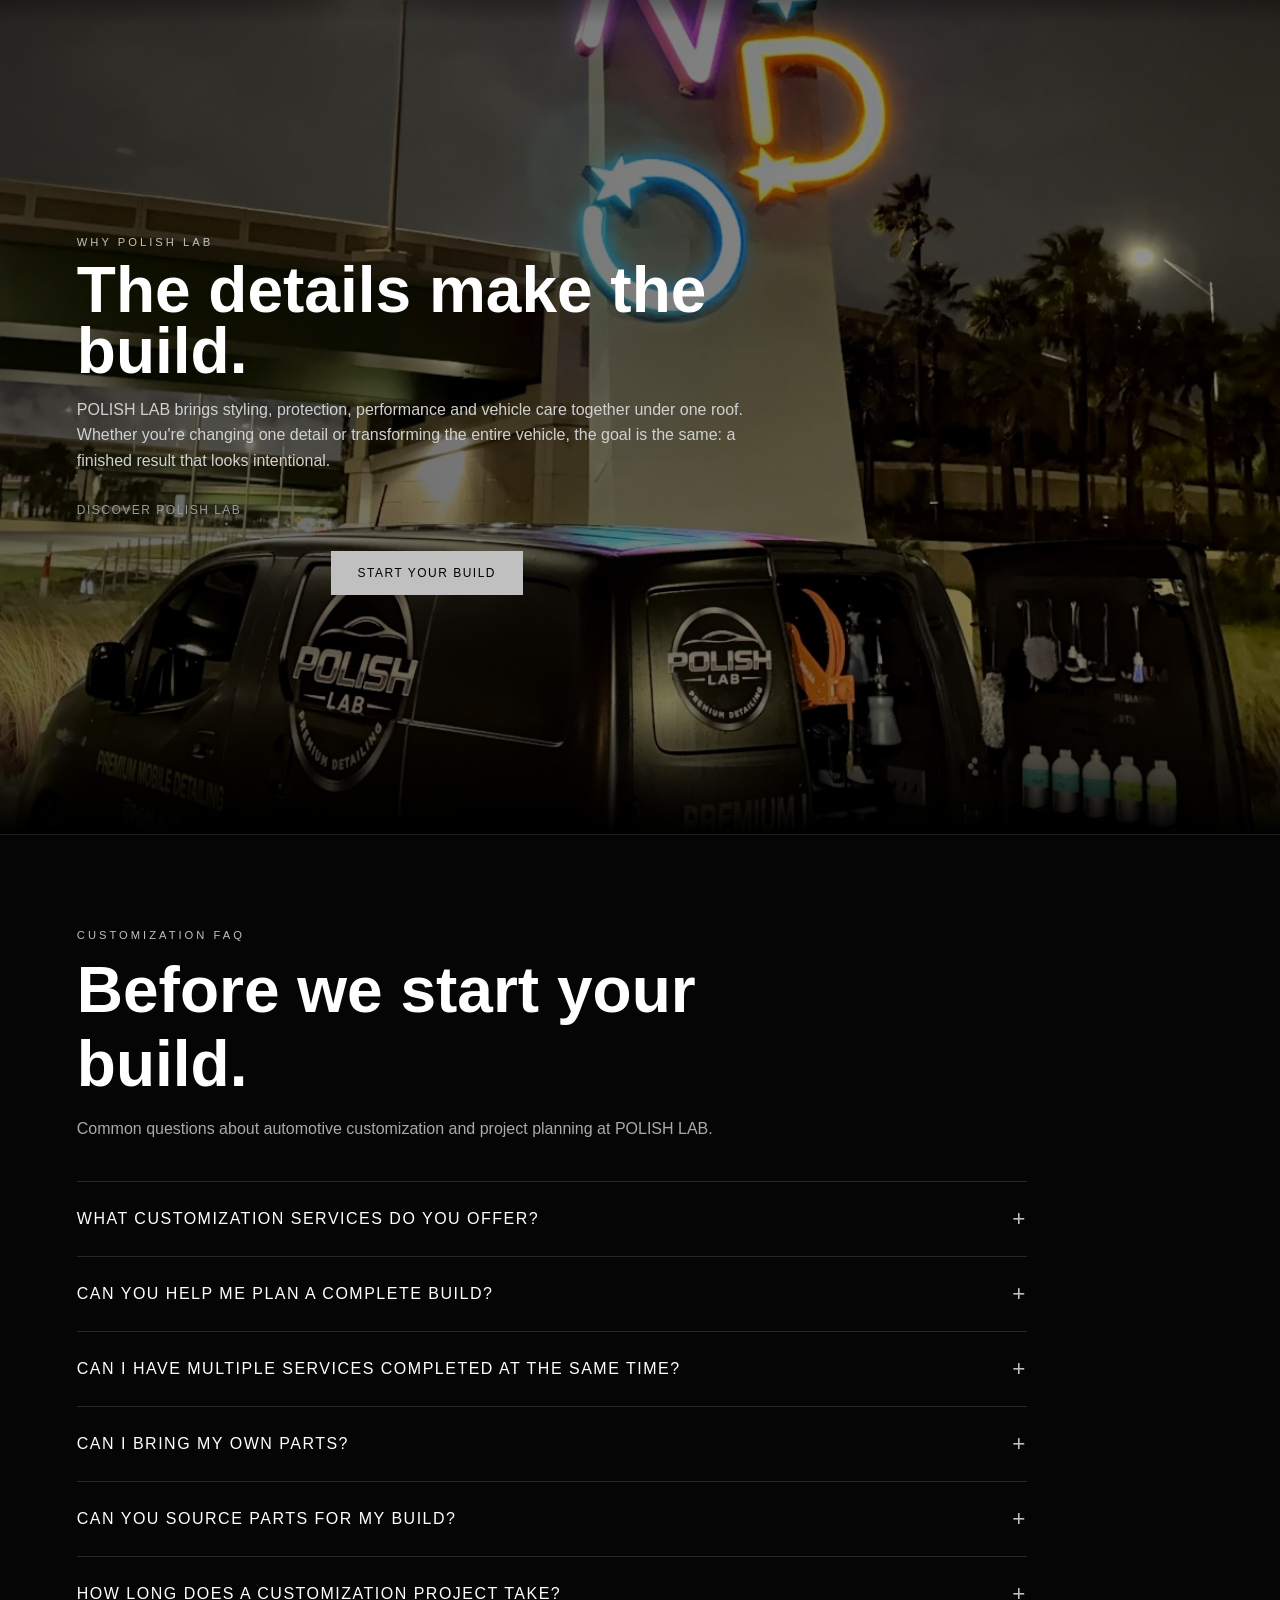
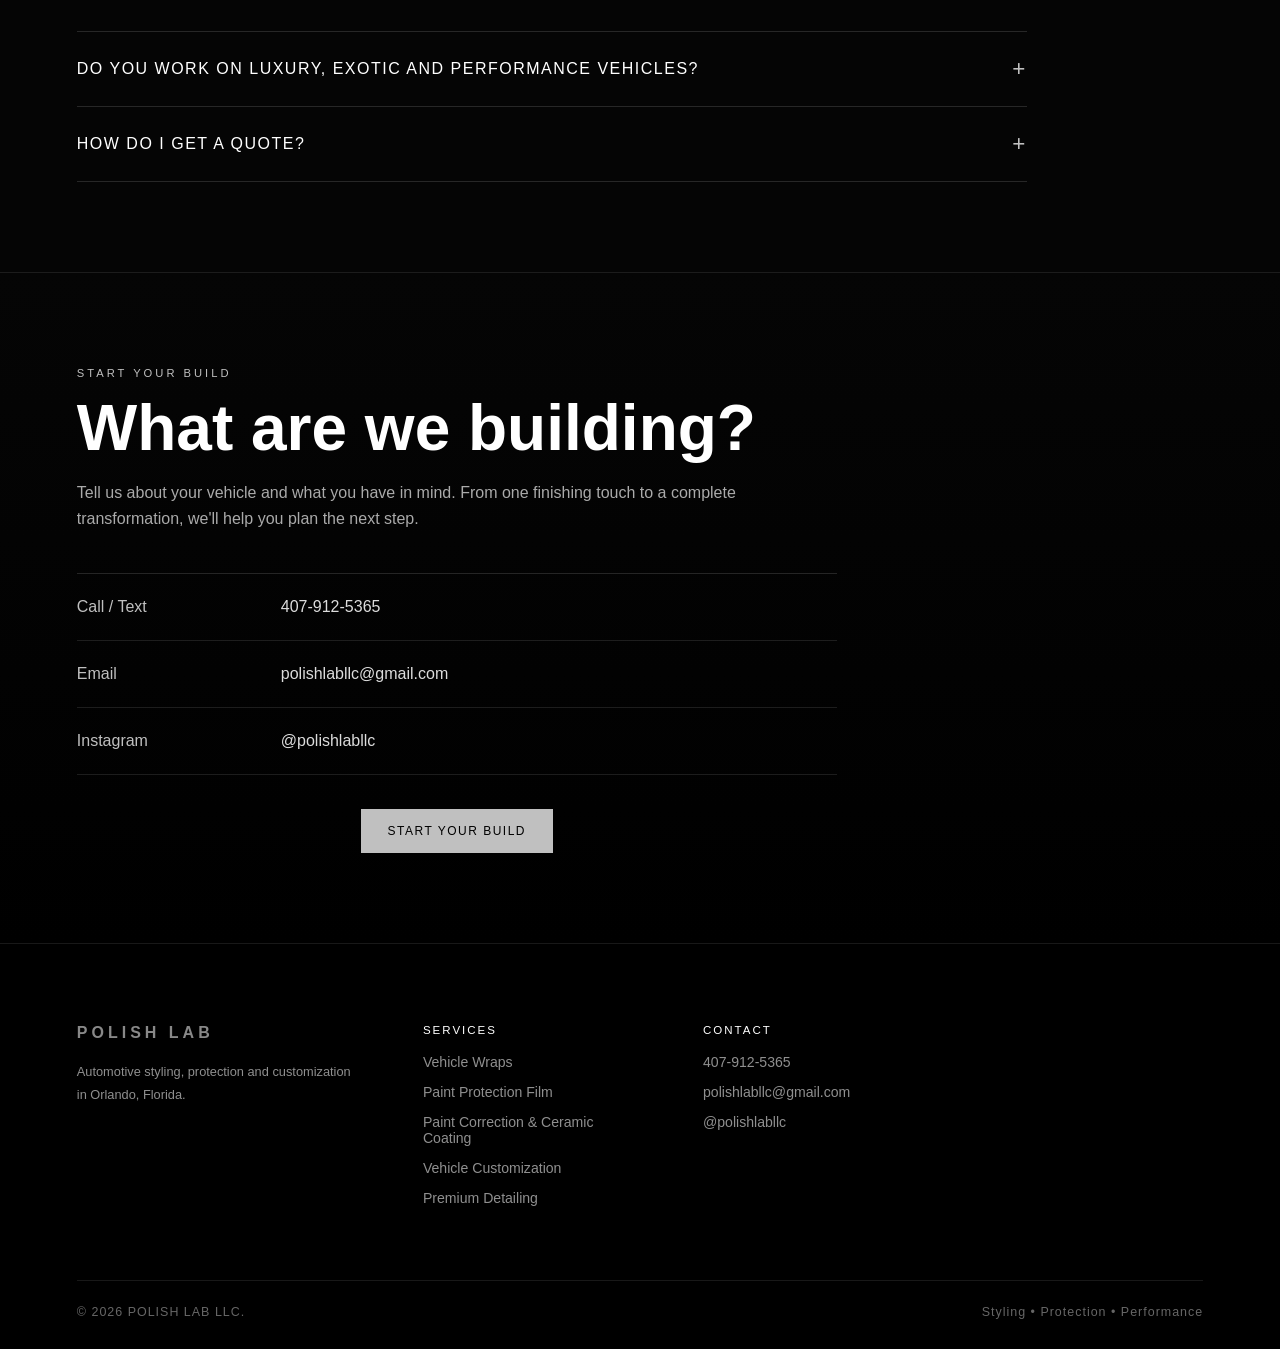
<file: customization.html>
<!DOCTYPE html>
<html lang="en">
  <head>
    <meta charset="UTF-8" />

    <meta
      name="viewport"
      content="width=device-width, initial-scale=1, viewport-fit=cover"
    />

    <link rel="icon" href="polishlabtransparentlogo.png" />

    <title>Automotive Customization Orlando | POLISH LAB</title>

    <meta
      name="description"
      content="Automotive customization in Orlando, FL. POLISH LAB offers wheels, suspension, body kits, aero, exhaust, starlight headliners, ambient lighting, brake caliper color changes and interior customization."
    />

    <link rel="canonical" href="https://polishlabllc.com/customization.html" />

    <meta name="theme-color" content="#000000" />

    <link rel="stylesheet" href="styles2.css" />

    <script src="script.js" defer></script>
  </head>

  <body>
    <!-- ================================================= -->
    <!-- NAVBAR -->
    <!-- ================================================= -->

    <header class="navbar">
      <a href="index.html" class="logo" aria-label="POLISH LAB Home">
        POLISH LAB
      </a>

      <nav class="nav-links" aria-label="Primary navigation">
        <a href="index.html">Home</a>

        <a href="index.html#services">Services</a>

        <a href="gallery.html">Gallery</a>

        <a href="about.html">About</a>

        <a href="#faq">FAQ</a>

        <a href="#contact">Contact</a>
      </nav>

      <a href="tel:+14079125365" class="nav-btn desktop-book"> Call Now </a>

      <button
        class="hamburger"
        id="hamburger"
        type="button"
        aria-label="Open navigation menu"
        aria-expanded="false"
        aria-controls="mobileMenu"
      >
        <span></span>
        <span></span>
        <span></span>
      </button>
    </header>

    <!-- ================================================= -->
    <!-- MOBILE MENU -->
    <!-- ================================================= -->

    <div class="mobile-menu" id="mobileMenu">
      <a href="index.html#services">Services</a>

      <a href="about.html">Get To Know Us</a>

      <a href="#gift-cards">Gift Cards</a>

      <a href="#faq">FAQ</a>

      <a href="tel:+14079125365">Call Now</a>
    </div>

    <main>
      <!-- ================================================= -->
      <!-- CUSTOMIZATION HERO -->
      <!-- ================================================= -->

      <!-- SERVICE HERO -->
      <section class="service-hero customization-hero">
        <div class="service-hero-content">
          <div class="eyebrow">AUTO CUSTOMIZATION • ORLANDO</div>
          <h1>Built Around Your Vision.</h1>
          <p>
            From subtle refinements to complete transformations, POLISH LAB
            brings together exterior, interior and performance upgrades to
            create a vehicle that feels entirely your own.
          </p>

          <div class="hero-buttons">
            <a class="btn btn-primary" href="tel:+14079125365">
              Start Your Build
            </a>

            <a class="btn btn-secondary" href="#customization-services">
              Explore More
            </a>
          </div>
        </div>
      </section>

      <!-- ================================================= -->
      <!-- INTRO -->
      <!-- ================================================= -->

      <section class="packages" id="customization-services">
        <div class="section-header">
          <span>Automotive Customization</span>

          <h2>The details make the build.</h2>

          <p>
            A great build isn't defined by one modification. It's how every
            element comes together.
          </p>

          <p>
            POLISH LAB approaches each vehicle as a complete project. From
            stance and aero to lighting, wheels and finishing details, every
            modification is considered as part of the vehicle's overall
            direction.
          </p>
        </div>

        <div class="package-list-premium">
          <!-- EXTERIOR -->

          <a
            href="start-your-build.html?service=complete-build"
            class="premium-package featured"
          >
            <span class="package-kicker"> Exterior </span>

            <span class="package-label"> Styling </span>

            <h3>Exterior Customization</h3>

            <p>
              Refine the shape, stance and presence of your vehicle with
              carefully selected exterior upgrades.
            </p>

            <span class="package-action">
              Aero • Wheels • Calipers • Styling
            </span>
          </a>

          <!-- INTERIOR -->

          <a
            href="start-your-build.html?service=interior-customization"
            class="premium-package"
          >
            <span class="package-kicker"> Interior </span>

            <h3>Interior Customization</h3>

            <p>
              Transform the atmosphere inside your vehicle with lighting,
              starlight headliners and personalized interior upgrades.
            </p>

            <span class="package-action">
              Starlight • Ambient Lighting • Interior
            </span>
          </a>

          <!-- PERFORMANCE -->

          <a
            href="start-your-build.html?service=complete-build"
            class="premium-package"
          >
            <span class="package-kicker"> Performance </span>

            <h3>Stance & Performance</h3>

            <p>
              Complete the build with suspension and exhaust upgrades selected
              around the vehicle and your desired driving experience.
            </p>

            <span class="package-action"> Suspension • Exhaust • Stance </span>
          </a>
        </div>
      </section>

      <!-- ================================================= -->
      <!-- EXTERIOR CUSTOMIZATION -->
      <!-- ================================================= -->

      <section class="orlandoLocal">
        <div class="section-header">
          <span>Exterior Customization</span>

          <h2>Change the way your vehicle sits, looks and feels.</h2>

          <p>
            The right combination of wheels, stance, aero and finishing details
            can completely change the presence of a vehicle.
          </p>
        </div>

        <div class="orlandoLocalGrid">
          <div class="orlandoLocalItem">
            <span>01</span>

            <h3>Wheels & Tires</h3>

            <p>
              Upgrade the stance and appearance of your vehicle with wheel and
              tire setups selected around fitment, style and the overall
              direction of the build.
            </p>
          </div>

          <div class="orlandoLocalItem">
            <span>02</span>

            <h3>Body Kits & Aero</h3>

            <p>
              Add splitters, spoilers, diffusers, side skirts and other exterior
              components to give the vehicle a more complete and aggressive
              appearance.
            </p>
          </div>

          <div class="orlandoLocalItem">
            <span>03</span>

            <h3>Brake Caliper Color Change</h3>

            <p>
              Introduce a subtle or bold accent behind the wheels with a caliper
              color selected to complement the rest of the build.
            </p>
          </div>

          <div class="orlandoLocalItem">
            <span>04</span>

            <h3>Wheel Powder Coating</h3>

            <p>
              Refresh or transform your wheels with a new finish designed to
              complement the vehicle's color and styling.
            </p>
          </div>
        </div>
      </section>

      <!-- ================================================= -->
      <!-- STANCE & PERFORMANCE -->
      <!-- ================================================= -->

      <section class="process">
        <div class="section-header">
          <span>Stance & Performance</span>

          <h2>More than appearance.</h2>

          <p>
            Select upgrades can change the stance, sound and character of the
            vehicle while bringing the entire build together.
          </p>
        </div>

        <div class="process-list">
          <div>
            <span>01</span>

            <h3>Suspension Upgrades</h3>

            <p>
              Refine ride height and stance with suspension components selected
              around your vehicle, wheel setup and desired appearance.
            </p>
          </div>

          <div>
            <span>02</span>

            <h3>Exhaust Systems</h3>

            <p>
              Change the sound and character of your vehicle with exhaust
              upgrades selected around the platform and your goals.
            </p>
          </div>

          <div>
            <span>03</span>

            <h3>Wheel Fitment</h3>

            <p>
              Bring wheels and suspension together with fitment designed to
              create a balanced, intentional stance.
            </p>
          </div>

          <div>
            <span>04</span>

            <h3>Spacers & Finishing Details</h3>

            <p>
              Fine-tune wheel position and exterior presentation with carefully
              selected finishing components where appropriate.
            </p>
          </div>
        </div>
      </section>

      <!-- ================================================= -->
      <!-- INTERIOR CUSTOMIZATION -->
      <!-- ================================================= -->

      <section class="orlandoLocal">
        <div class="section-header">
          <span>Interior Customization</span>

          <h2>Transform the experience inside.</h2>

          <p>
            Customization doesn't stop at the exterior. Interior lighting and
            finishing details can completely change the atmosphere of the
            vehicle.
          </p>
        </div>

        <div class="orlandoLocalGrid">
          <div class="orlandoLocalItem">
            <span>01</span>

            <h3>Starlight Headliners</h3>

            <p>
              Transform your headliner with a custom fiber-optic starlight
              installation designed to create a distinctive nighttime
              atmosphere.
            </p>
          </div>

          <div class="orlandoLocalItem">
            <span>02</span>

            <h3>Ambient Lighting</h3>

            <p>
              Add interior accent lighting to enhance the cabin and create a
              more personalized driving environment.
            </p>
          </div>

          <div class="orlandoLocalItem">
            <span>03</span>

            <h3>Interior Upgrades</h3>

            <p>
              Selected trim, lighting and finishing upgrades can be integrated
              into the build to create a more personalized interior.
            </p>
          </div>

          <div class="orlandoLocalItem">
            <span>04</span>

            <h3>Build Coordination</h3>

            <p>
              Interior colors and details can be planned alongside the exterior
              so the finished vehicle feels cohesive from every angle.
            </p>
          </div>
        </div>
      </section>

      <!-- ================================================= -->
      <!-- COMPLETE BUILD -->
      <!-- ================================================= -->

      <section class="process">
        <div class="section-header">
          <span>Complete Transformations</span>

          <h2>One vision. One complete build.</h2>

          <p>
            Customization works best when every modification feels like it
            belongs. POLISH LAB can combine multiple services around one
            direction for the vehicle.
          </p>
        </div>

        <div class="process-list">
          <div>
            <span>01</span>

            <h3>Vehicle Wrap</h3>

            <p>
              Establish the color and visual direction of the build with a
              complete or partial vinyl transformation.
            </p>
          </div>

          <div>
            <span>02</span>

            <h3>Wheels & Stance</h3>

            <p>
              Pair the new look with wheels, tires and suspension that
              complement the vehicle's proportions.
            </p>
          </div>

          <div>
            <span>03</span>

            <h3>Aero & Exterior</h3>

            <p>
              Add carbon fiber, body kit components and finishing details to
              sharpen the exterior.
            </p>
          </div>

          <div>
            <span>04</span>

            <h3>Tint & Protection</h3>

            <p>
              Complete the appearance with window tint, PPF, ceramic coating and
              other protection options.
            </p>
          </div>

          <div>
            <span>05</span>

            <h3>Interior</h3>

            <p>
              Carry the build inside with starlight, ambient lighting and
              complementary interior upgrades.
            </p>
          </div>
        </div>
      </section>

      <!-- ================================================= -->
      <!-- HOW IT WORKS -->
      <!-- ================================================= -->

      <section class="orlandoLocal">
        <div class="section-header">
          <span>Our Process</span>

          <h2>From idea to finished build.</h2>

          <p>
            You don't need to have every modification figured out before
            contacting us. Start with the vehicle and the direction you want to
            take it.
          </p>
        </div>

        <div class="orlandoLocalGrid">
          <div class="orlandoLocalItem">
            <span>01</span>

            <h3>Tell Us Your Vision</h3>

            <p>
              Send us your vehicle information, ideas, inspiration photos and
              the modifications you're considering.
            </p>
          </div>

          <div class="orlandoLocalItem">
            <span>02</span>

            <h3>Build Planning</h3>

            <p>
              We help determine which services and components work together
              based on the direction of the project.
            </p>
          </div>

          <div class="orlandoLocalItem">
            <span>03</span>

            <h3>Installation</h3>

            <p>
              Each selected service is completed with attention to fitment,
              installation and the details surrounding the overall build.
            </p>
          </div>

          <div class="orlandoLocalItem">
            <span>04</span>

            <h3>Final Presentation</h3>

            <p>
              The vehicle is reviewed as a complete project before delivery, not
              simply as a collection of individual modifications.
            </p>
          </div>
        </div>
      </section>

      <!-- ================================================= -->
      <!-- WHY POLISH LAB -->
      <!-- ================================================= -->

      <section class="about">
        <div class="about-content">
          <div class="section-header">
            <span>Why POLISH LAB</span>

            <h2>The details make the build.</h2>

            <p>
              POLISH LAB brings styling, protection, performance and vehicle
              care together under one roof. Whether you're changing one detail
              or transforming the entire vehicle, the goal is the same: a
              finished result that looks intentional.
            </p>
          </div>

          <div class="about-actions">
            <a href="about.html" class="about-pill"> Discover POLISH LAB </a>
          </div>

          <div class="about-cta">
            <a href="tel:+14079125365" class="btn btn-primary">
              Start Your Build
            </a>
          </div>
        </div>
      </section>

      <!-- ================================================= -->
      <!-- FAQ -->
      <!-- ================================================= -->

      <section class="faq-section" id="faq">
        <div class="section-header">
          <span>Customization FAQ</span>

          <h2>Before we start your build.</h2>

          <p>
            Common questions about automotive customization and project planning
            at POLISH LAB.
          </p>
        </div>

        <div class="faq">
          <details class="faq-item">
            <summary>What customization services do you offer?</summary>

            <div class="faq-answer">
              POLISH LAB offers a growing range of automotive customization
              services including wheels and tires, suspension, body kits and
              aero, exhaust systems, brake caliper color changes, wheel powder
              coating, starlight headliners, ambient lighting and selected
              interior upgrades.
              <br /><br />
              We also offer vehicle wraps, PPF, window tint, ceramic coating,
              paint correction and premium detailing.
            </div>
          </details>

          <details class="faq-item">
            <summary>Can you help me plan a complete build?</summary>

            <div class="faq-answer">
              Yes. Tell us what you drive, the look you're going for and any
              modifications you're considering.
              <br /><br />
              We can help organize the project so the color, wheels, stance,
              aero, lighting and finishing details work together rather than
              feeling like unrelated modifications.
            </div>
          </details>

          <details class="faq-item">
            <summary>
              Can I have multiple services completed at the same time?
            </summary>

            <div class="faq-answer">
              Yes. Many projects combine multiple services such as a vehicle
              wrap, window tint, wheels, suspension, aero, caliper color changes
              or interior upgrades.
              <br /><br />
              The scope and timeline will depend on the specific vehicle,
              components and services selected.
            </div>
          </details>

          <details class="faq-item">
            <summary>Can I bring my own parts?</summary>

            <div class="faq-answer">
              Customer-supplied parts may be installed depending on the vehicle,
              component and project.
              <br /><br />
              Contact us with your vehicle information and the exact part before
              your appointment so compatibility and installation requirements
              can be reviewed.
            </div>
          </details>

          <details class="faq-item">
            <summary>Can you source parts for my build?</summary>

            <div class="faq-answer">
              Depending on the project, we can help identify and source
              components that fit the direction of your build.
              <br /><br />
              Availability, pricing and lead times vary by vehicle, manufacturer
              and component.
            </div>
          </details>

          <details class="faq-item">
            <summary>How long does a customization project take?</summary>

            <div class="faq-answer">
              Timelines vary depending on the vehicle, services selected,
              component availability and complexity of the project.
              <br /><br />
              A single modification may require significantly less time than a
              complete multi-service transformation. An estimated timeline can
              be discussed once the scope of the build is established.
            </div>
          </details>

          <details class="faq-item">
            <summary>
              Do you work on luxury, exotic and performance vehicles?
            </summary>

            <div class="faq-answer">
              Yes. POLISH LAB works with luxury, exotic, performance and
              enthusiast-owned vehicles as well as daily drivers being
              personalized, protected or transformed.
            </div>
          </details>

          <details class="faq-item">
            <summary>How do I get a quote?</summary>

            <div class="faq-answer">
              Contact POLISH LAB with your vehicle's year, make and model along
              with the services or modifications you're considering.
              <br /><br />
              Vehicle photos, links to parts and inspiration photos are helpful
              when planning more involved customization projects.
            </div>
          </details>
        </div>
      </section>
    </main>

    <!-- ================================================= -->
    <!-- CONTACT -->
    <!-- ================================================= -->

    <section class="contact" id="contact">
      <div class="section-header">
        <span>Start Your Build</span>

        <h2>What are we building?</h2>

        <p>
          Tell us about your vehicle and what you have in mind. From one
          finishing touch to a complete transformation, we'll help you plan the
          next step.
        </p>
      </div>

      <div class="contact-card">
        <a href="tel:+14079125365" class="contact-line">
          <span>Call / Text</span>

          <strong>407-912-5365</strong>
        </a>

        <a href="mailto:polishlabllc@gmail.com" class="contact-line">
          <span>Email</span>

          <strong>polishlabllc@gmail.com</strong>
        </a>

        <a
          href="https://instagram.com/polishlabllc"
          class="contact-line"
          target="_blank"
          rel="noopener"
        >
          <span>Instagram</span>

          <strong>@polishlabllc</strong>
        </a>

        <a href="tel:+14079125365" class="btn btn-primary contact-btn">
          Start Your Build
        </a>
      </div>
    </section>

    <!-- ================================================= -->
    <!-- FOOTER -->
    <!-- ================================================= -->

    <footer class="site-footer">
      <div class="footer-top">
        <div class="footer-brand">
          <h3>POLISH LAB</h3>

          <p>
            Automotive styling, protection and customization in Orlando,
            Florida.
          </p>
        </div>

        <div class="footer-links">
          <span> Services </span>

          <a href="vehicle_wraps.html"> Vehicle Wraps </a>

          <a href="ppf.html"> Paint Protection Film </a>

          <a href="ceramic_coating.html">
            Paint Correction & Ceramic Coating
          </a>

          <a href="customization.html"> Vehicle Customization </a>

          <a href="auto_detailing.html"> Premium Detailing </a>
        </div>

        <div class="footer-contact">
          <span>Contact</span>

          <a href="tel:+14079125365"> 407-912-5365 </a>

          <a href="mailto:polishlabllc@gmail.com"> polishlabllc@gmail.com </a>

          <a
            href="https://instagram.com/polishlabllc"
            target="_blank"
            rel="noopener"
          >
            @polishlabllc
          </a>
        </div>
      </div>

      <div class="footer-bottom">
        <p>© 2026 POLISH LAB LLC.</p>

        <p>Styling • Protection • Performance</p>
      </div>
    </footer>
  </body>
</html>
</file>
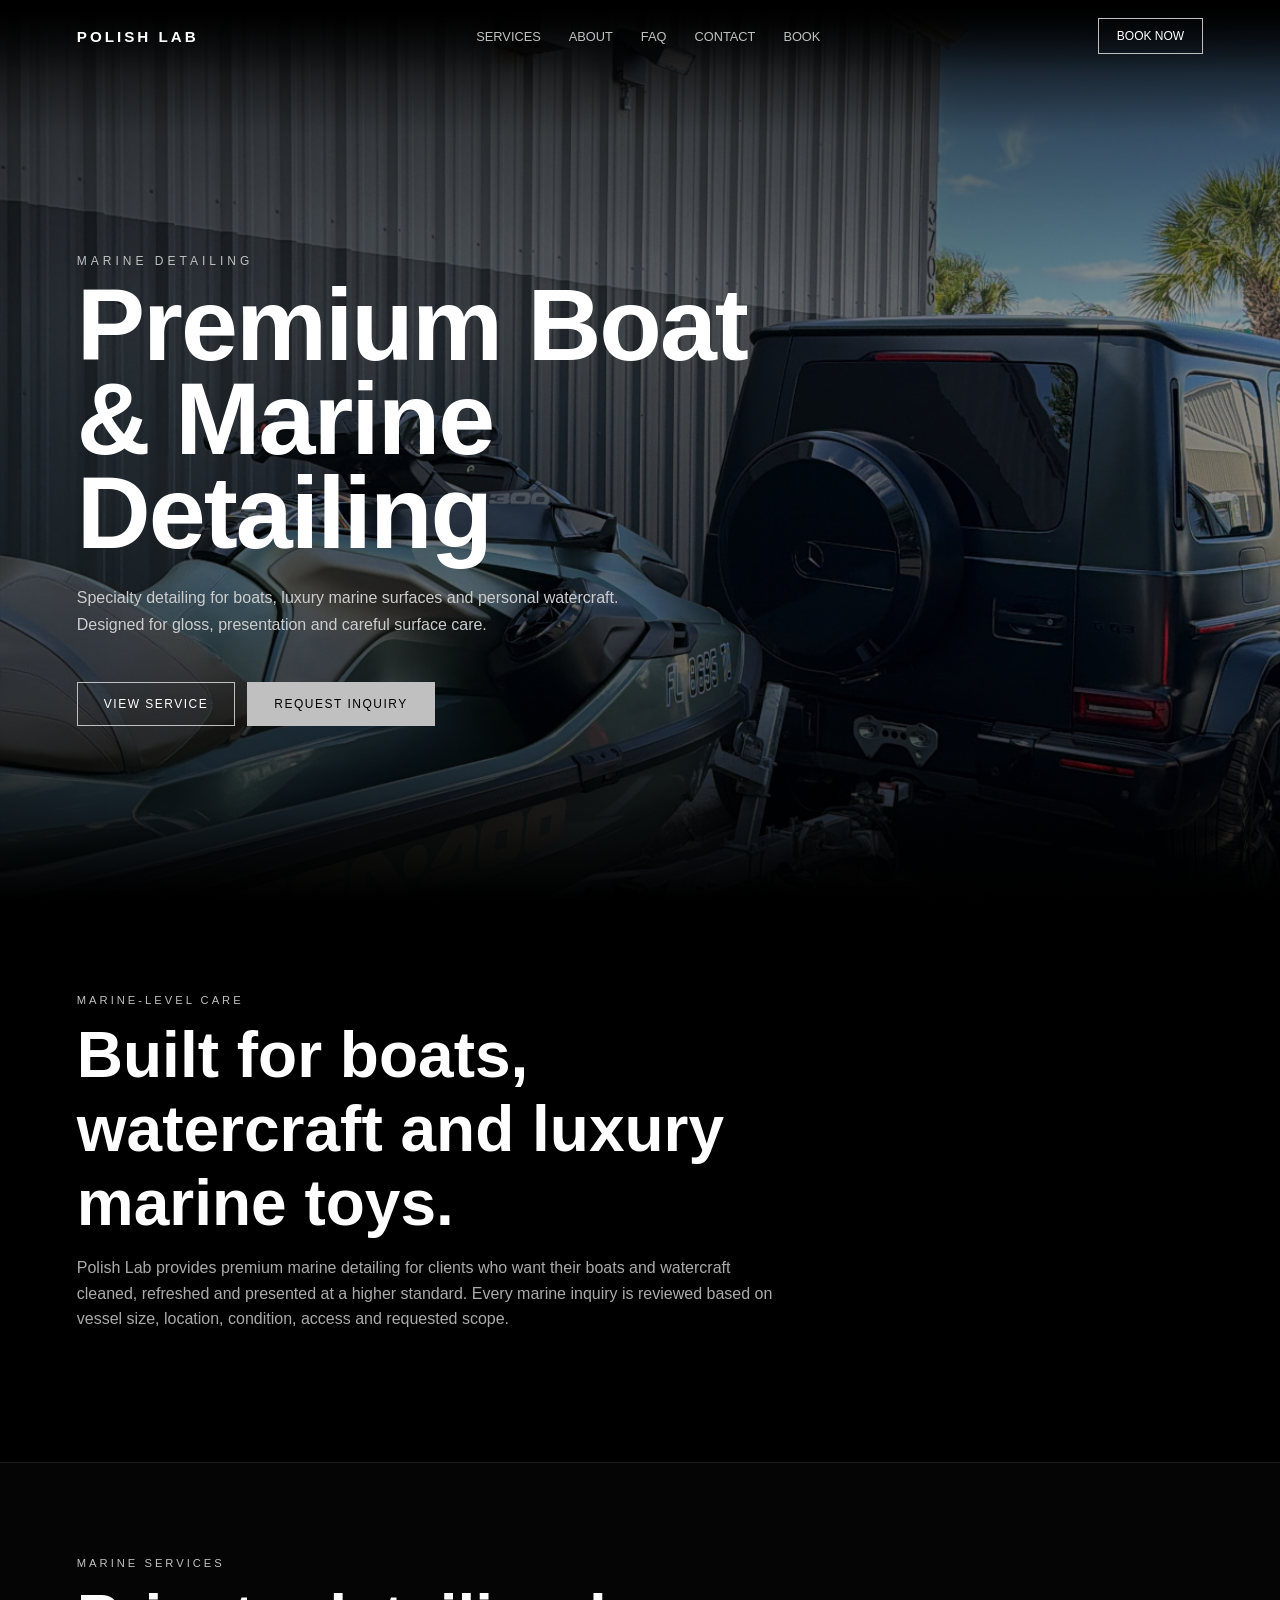
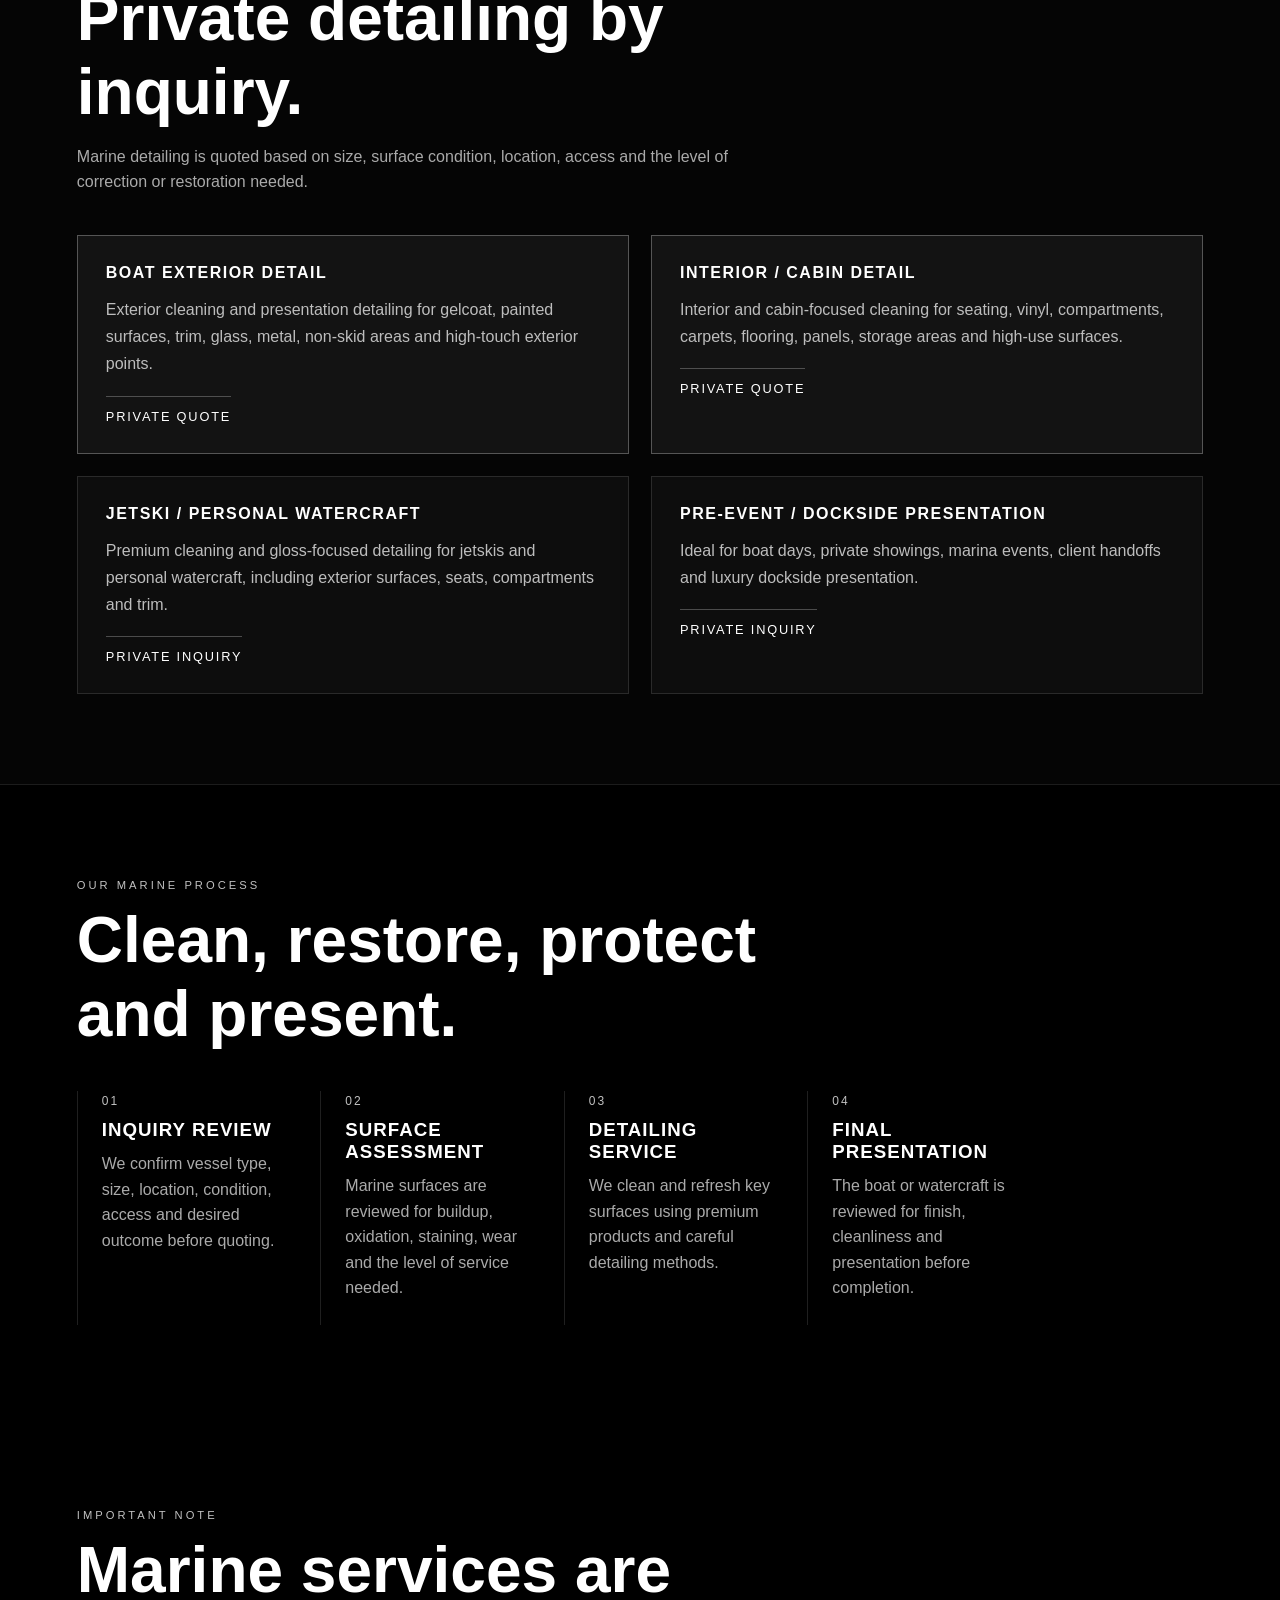
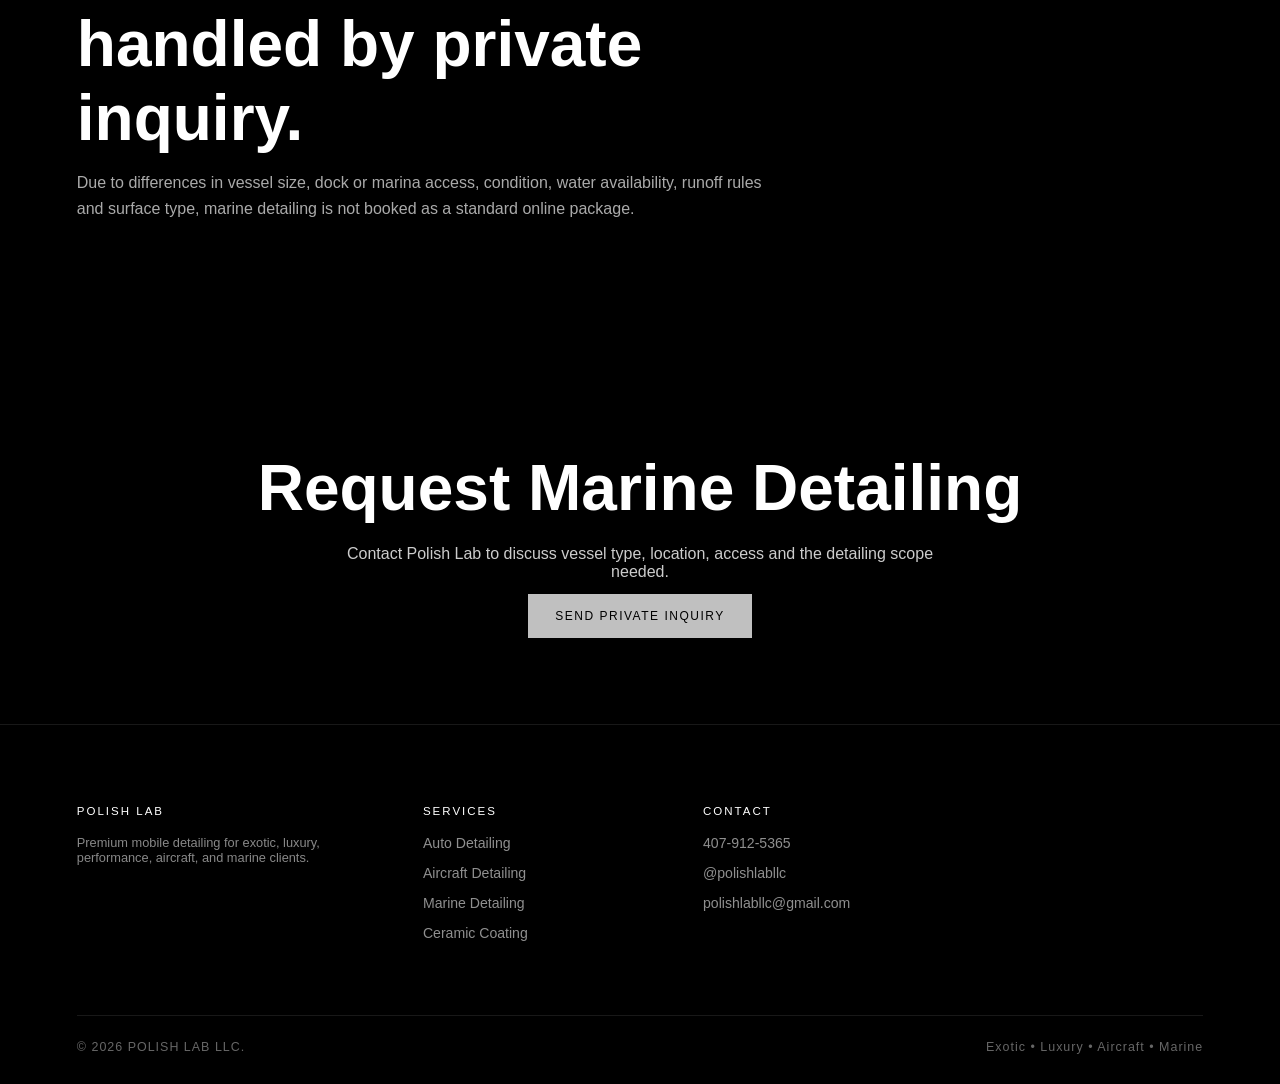
<file: marine_detailing.html>
<!DOCTYPE html>
<html lang="en">
  <head>
    <meta charset="UTF-8" />
    <meta name="viewport" content="width=device-width, initial-scale=1.0" />
    <link rel="icon" href="polishlabtransparentlogo.png" />
    <title>Marine Detailing | POLISH LAB</title>
    <link rel="stylesheet" href="styles2.css" />
  </head>

  <body>
    <!-- NAVBAR -->
    <header class="navbar">
      <a href="index.html" class="logo">POLISH LAB</a>

      <nav class="nav-links">
        <a href="#services">Services</a>

        <a href="#about">About</a>

        <a href="#faq">FAQ</a>

        <a href="#contact">Contact</a>

        <a
          href="https://square.site/appointments/book/rlv0rnjqiiqgdj/L0VBB9X74ZW7B/start"
          >Book</a
        >
      </nav>

      <a
        href="https://square.site/appointments/book/rlv0rnjqiiqgdj/L0VBB9X74ZW7B/start"
        class="nav-btn desktop-book"
        >Book Now</a
      >

      <button class="hamburger" id="hamburger" aria-label="Open menu">
        <span></span>

        <span></span>

        <span></span>
      </button>
    </header>

    <div class="mobile-menu" id="mobileMenu">
      <a href="#services">Services</a>

      <a href="about.html">Get To Know Us</a>

      <a href="#faq">FAQ</a>

      <a href="#contact">Contact</a>

      <a
        href="https://square.site/appointments/book/rlv0rnjqiiqgdj/L0VBB9X74ZW7B/start"
        >Book Now</a
      >
    </div>

    <!-- SERVICE HERO -->
    <section class="service-hero marine-hero">
      <div class="service-hero-content">
        <div class="eyebrow">MARINE DETAILING</div>

        <h1>Premium Boat & Marine Detailing</h1>
        <p>
          Specialty detailing for boats, luxury marine surfaces and personal
          watercraft. Designed for gloss, presentation and careful surface care.
        </p>

        <div class="hero-buttons">
          <a href="#services-included" class="btn btn-secondary"
            >View Service</a
          >
          <a href="tel:+14079125365" class="btn btn-primary">Request Inquiry</a>
        </div>
      </div>
    </section>

    <!-- INTRO -->
    <section class="service-intro">
      <div class="section-header">
        <span>Marine-Level Care</span>
        <h2>Built for boats, watercraft and luxury marine toys.</h2>
        <p>
          Polish Lab provides premium marine detailing for clients who want
          their boats and watercraft cleaned, refreshed and presented at a
          higher standard. Every marine inquiry is reviewed based on vessel
          size, location, condition, access and requested scope.
        </p>
      </div>
    </section>

    <!-- INCLUDED -->
    <section class="packages" id="services-included">
      <div class="section-header">
        <span>Marine Services</span>
        <h2>Private detailing by inquiry.</h2>
        <p>
          Marine detailing is quoted based on size, surface condition, location,
          access and the level of correction or restoration needed.
        </p>
      </div>

      <div class="package-list">
        <div class="package-card featured">
          <h3>Boat Exterior Detail</h3>
          <p>
            Exterior cleaning and presentation detailing for gelcoat, painted
            surfaces, trim, glass, metal, non-skid areas and high-touch exterior
            points.
          </p>
          <span class="package-price">Private Quote</span>
        </div>

        <div class="package-card featured">
          <h3>Interior / Cabin Detail</h3>
          <p>
            Interior and cabin-focused cleaning for seating, vinyl,
            compartments, carpets, flooring, panels, storage areas and high-use
            surfaces.
          </p>
          <span class="package-price">Private Quote</span>
        </div>

        <div class="package-card">
          <h3>Jetski / Personal Watercraft</h3>
          <p>
            Premium cleaning and gloss-focused detailing for jetskis and
            personal watercraft, including exterior surfaces, seats,
            compartments and trim.
          </p>
          <span class="package-price">Private Inquiry</span>
        </div>

        <div class="package-card">
          <h3>Pre-Event / Dockside Presentation</h3>
          <p>
            Ideal for boat days, private showings, marina events, client
            handoffs and luxury dockside presentation.
          </p>
          <span class="package-price">Private Inquiry</span>
        </div>
      </div>
    </section>

    <!-- PROCESS -->
    <section class="process">
      <div class="section-header">
        <span>Our Marine Process</span>
        <h2>Clean, restore, protect and present.</h2>
      </div>

      <div class="process-list">
        <div>
          <span>01</span>
          <h3>Inquiry Review</h3>
          <p>
            We confirm vessel type, size, location, condition, access and
            desired outcome before quoting.
          </p>
        </div>

        <div>
          <span>02</span>
          <h3>Surface Assessment</h3>
          <p>
            Marine surfaces are reviewed for buildup, oxidation, staining, wear
            and the level of service needed.
          </p>
        </div>

        <div>
          <span>03</span>
          <h3>Detailing Service</h3>
          <p>
            We clean and refresh key surfaces using premium products and careful
            detailing methods.
          </p>
        </div>

        <div>
          <span>04</span>
          <h3>Final Presentation</h3>
          <p>
            The boat or watercraft is reviewed for finish, cleanliness and
            presentation before completion.
          </p>
        </div>
      </div>
    </section>

    <!-- NOTE -->
    <section class="service-intro">
      <div class="section-header">
        <span>Important Note</span>
        <h2>Marine services are handled by private inquiry.</h2>
        <p>
          Due to differences in vessel size, dock or marina access, condition,
          water availability, runoff rules and surface type, marine detailing is
          not booked as a standard online package.
        </p>
      </div>
    </section>

    <!-- BOOK -->
    <section class="cta" id="book">
      <h2>Request Marine Detailing</h2>
      <p>
        Contact Polish Lab to discuss vessel type, location, access and the
        detailing scope needed.
      </p>

      <a href="mailto:naveenramadhar@gmail.com" class="btn btn-primary">
        Send Private Inquiry
      </a>
    </section>

    <!-- FOOTER -->
    <footer class="site-footer">
      <div class="footer-top">
        <div class="footer-links">
          <span>POLISH LAB</span>

          <p>
            Premium mobile detailing for exotic, luxury, performance, aircraft,
            and marine clients.
          </p>
        </div>

        <div class="footer-links">
          <span>Services</span>

          <a href="auto_detailing.html">Auto Detailing</a>
          <a href="aircraft_detailing.html">Aircraft Detailing</a>
          <a href="marine_detailing.html">Marine Detailing</a>
          <a href="ceramic_coating.html">Ceramic Coating</a>
        </div>

        <div class="footer-contact">
          <span>Contact</span>

          <a href="tel:+14079125365"> 407-912-5365 </a>

          <a href="https://instagram.com/polishlabllc"> @polishlabllc </a>

          <a href="mailto:polishlabllc@gmail.com"> polishlabllc@gmail.com </a>
        </div>
      </div>

      <div class="footer-bottom">
        <p>© 2026 POLISH LAB LLC.</p>

        <p>Exotic • Luxury • Aircraft • Marine</p>
      </div>
    </footer>
    <script src="script.js"></script>
  </body>
</html>
</file>
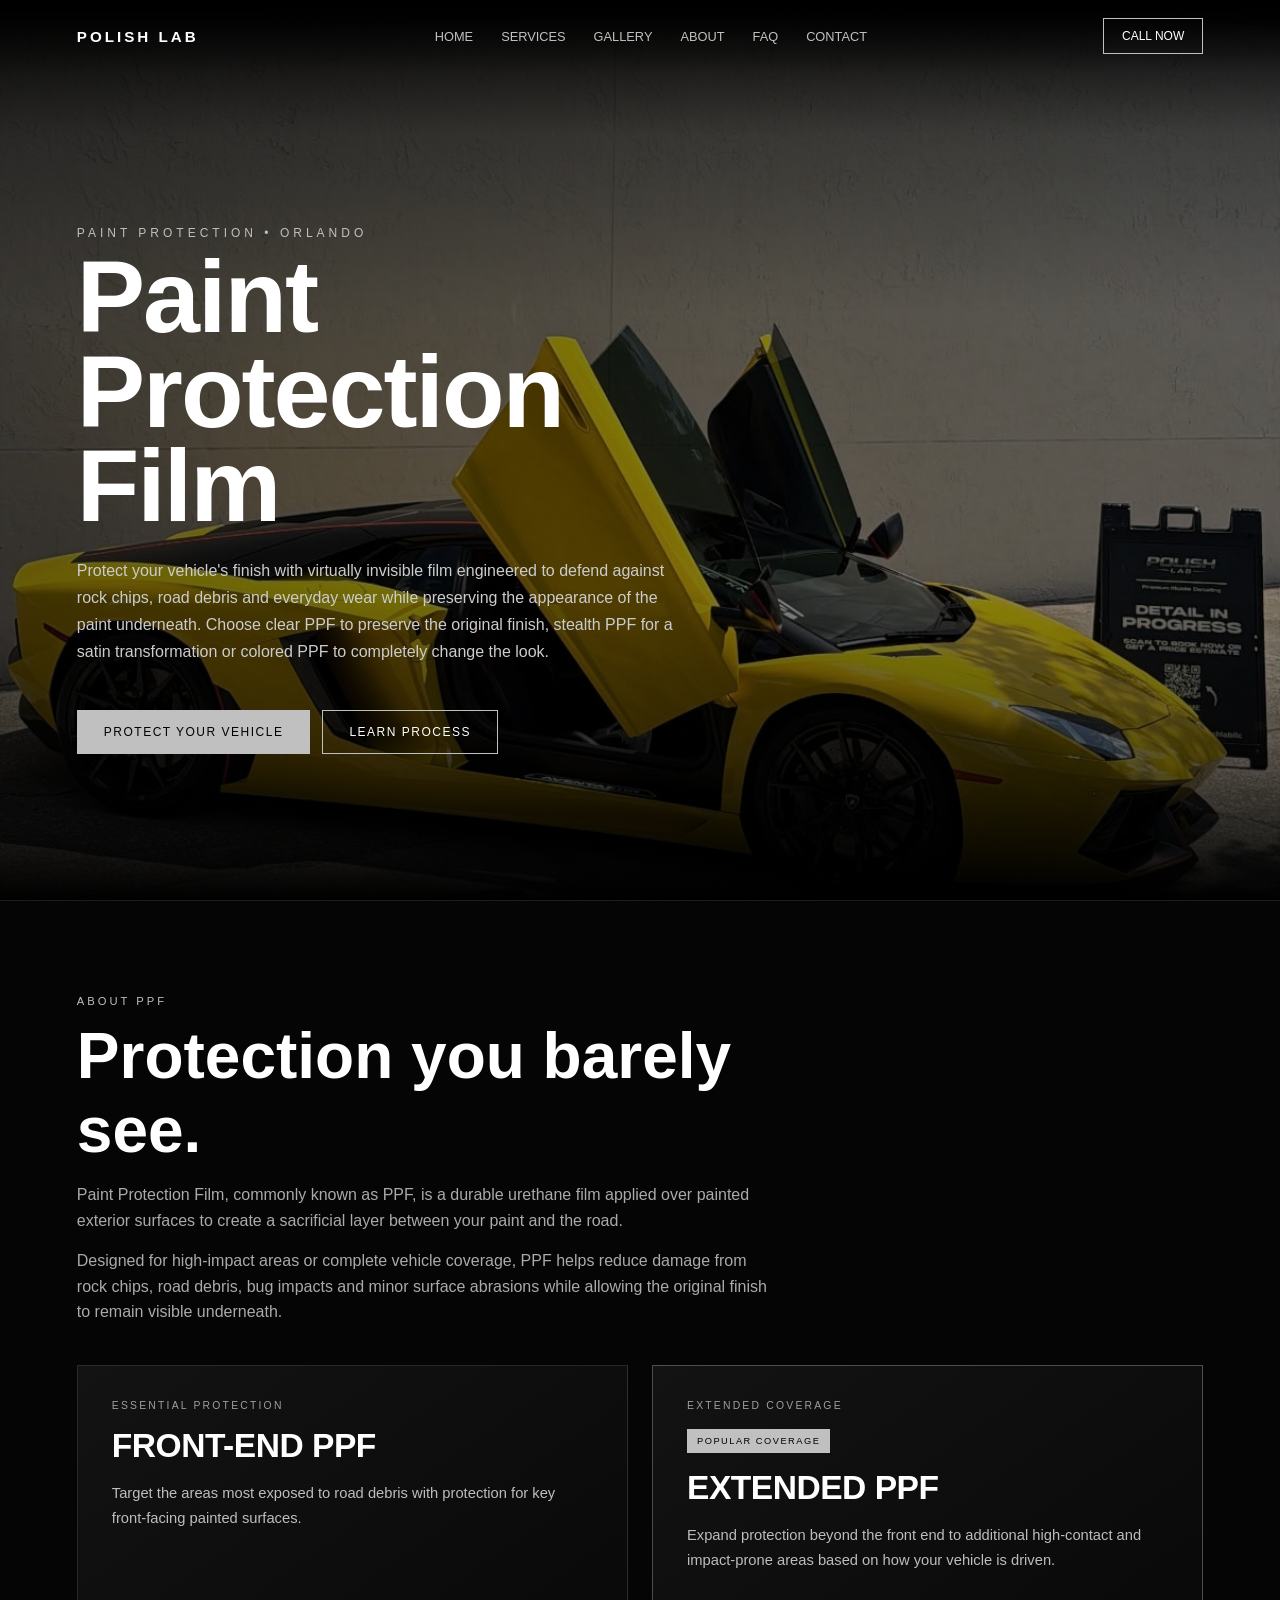
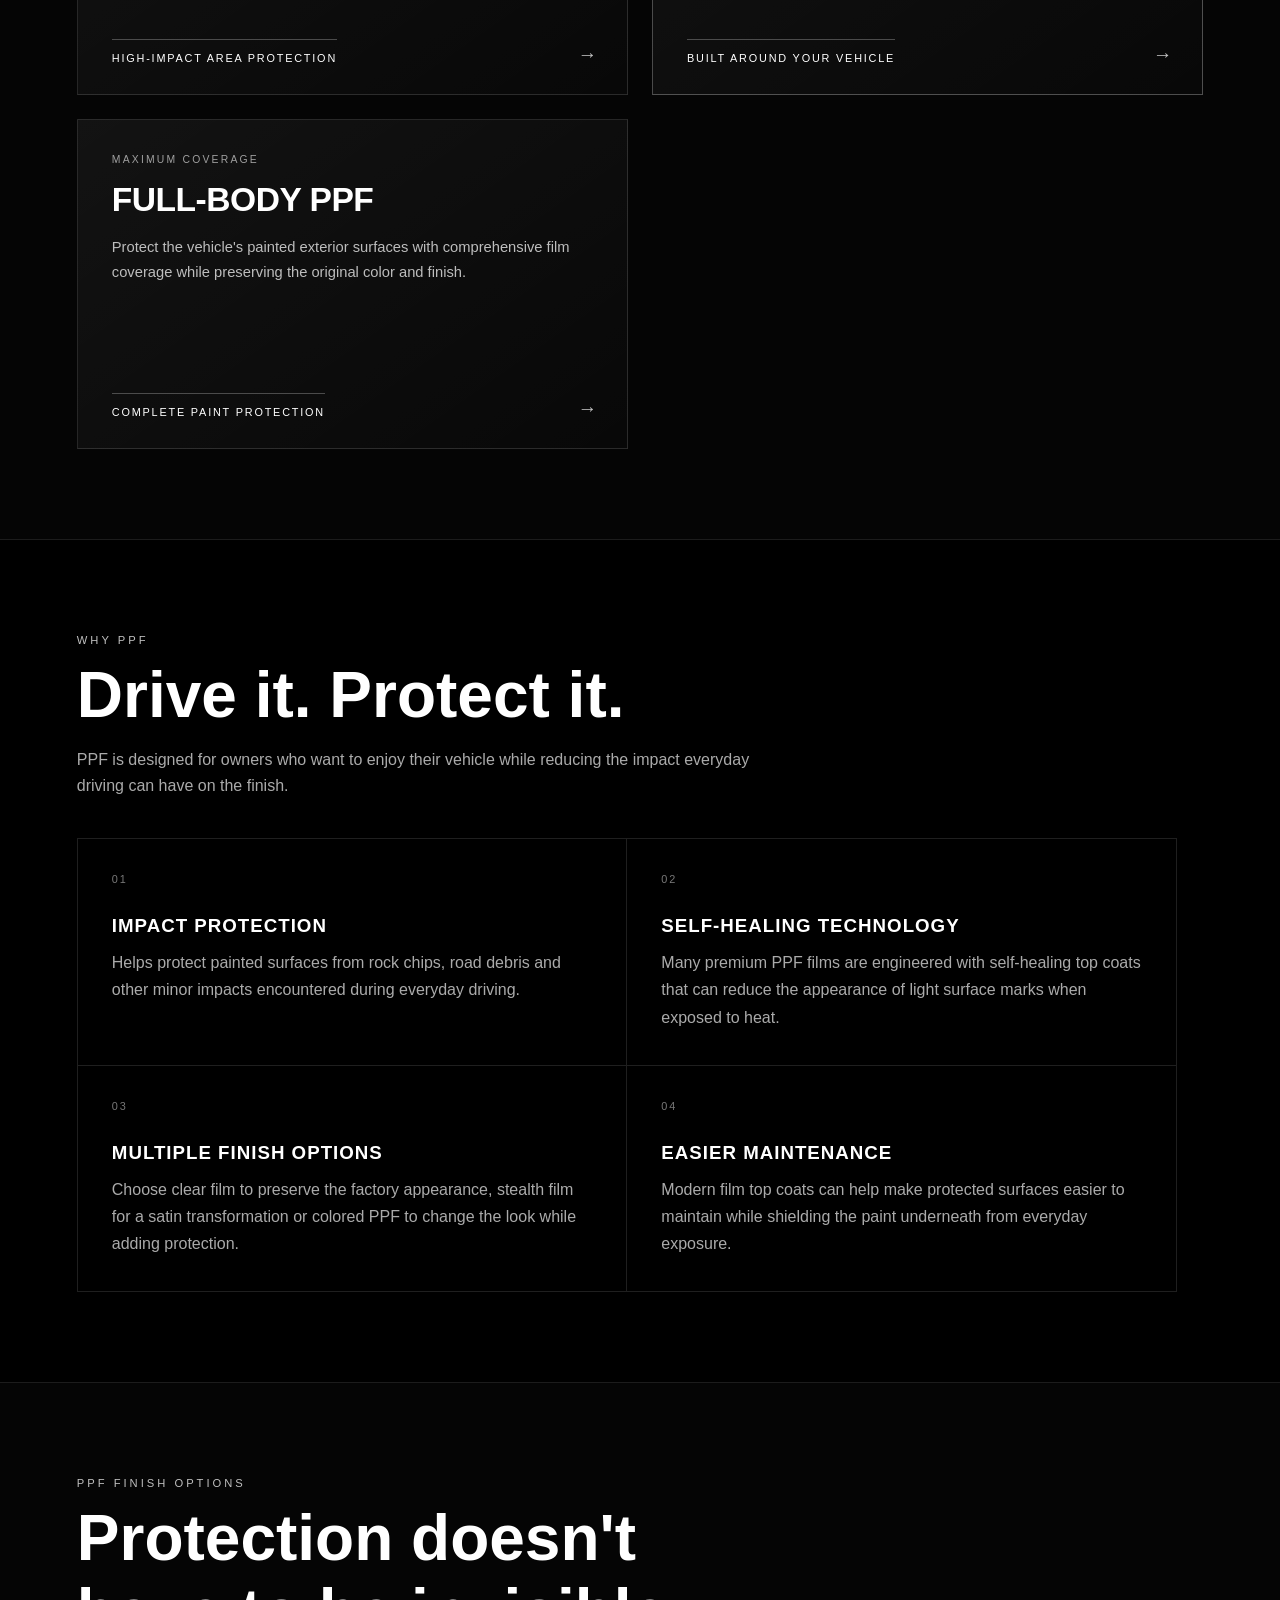
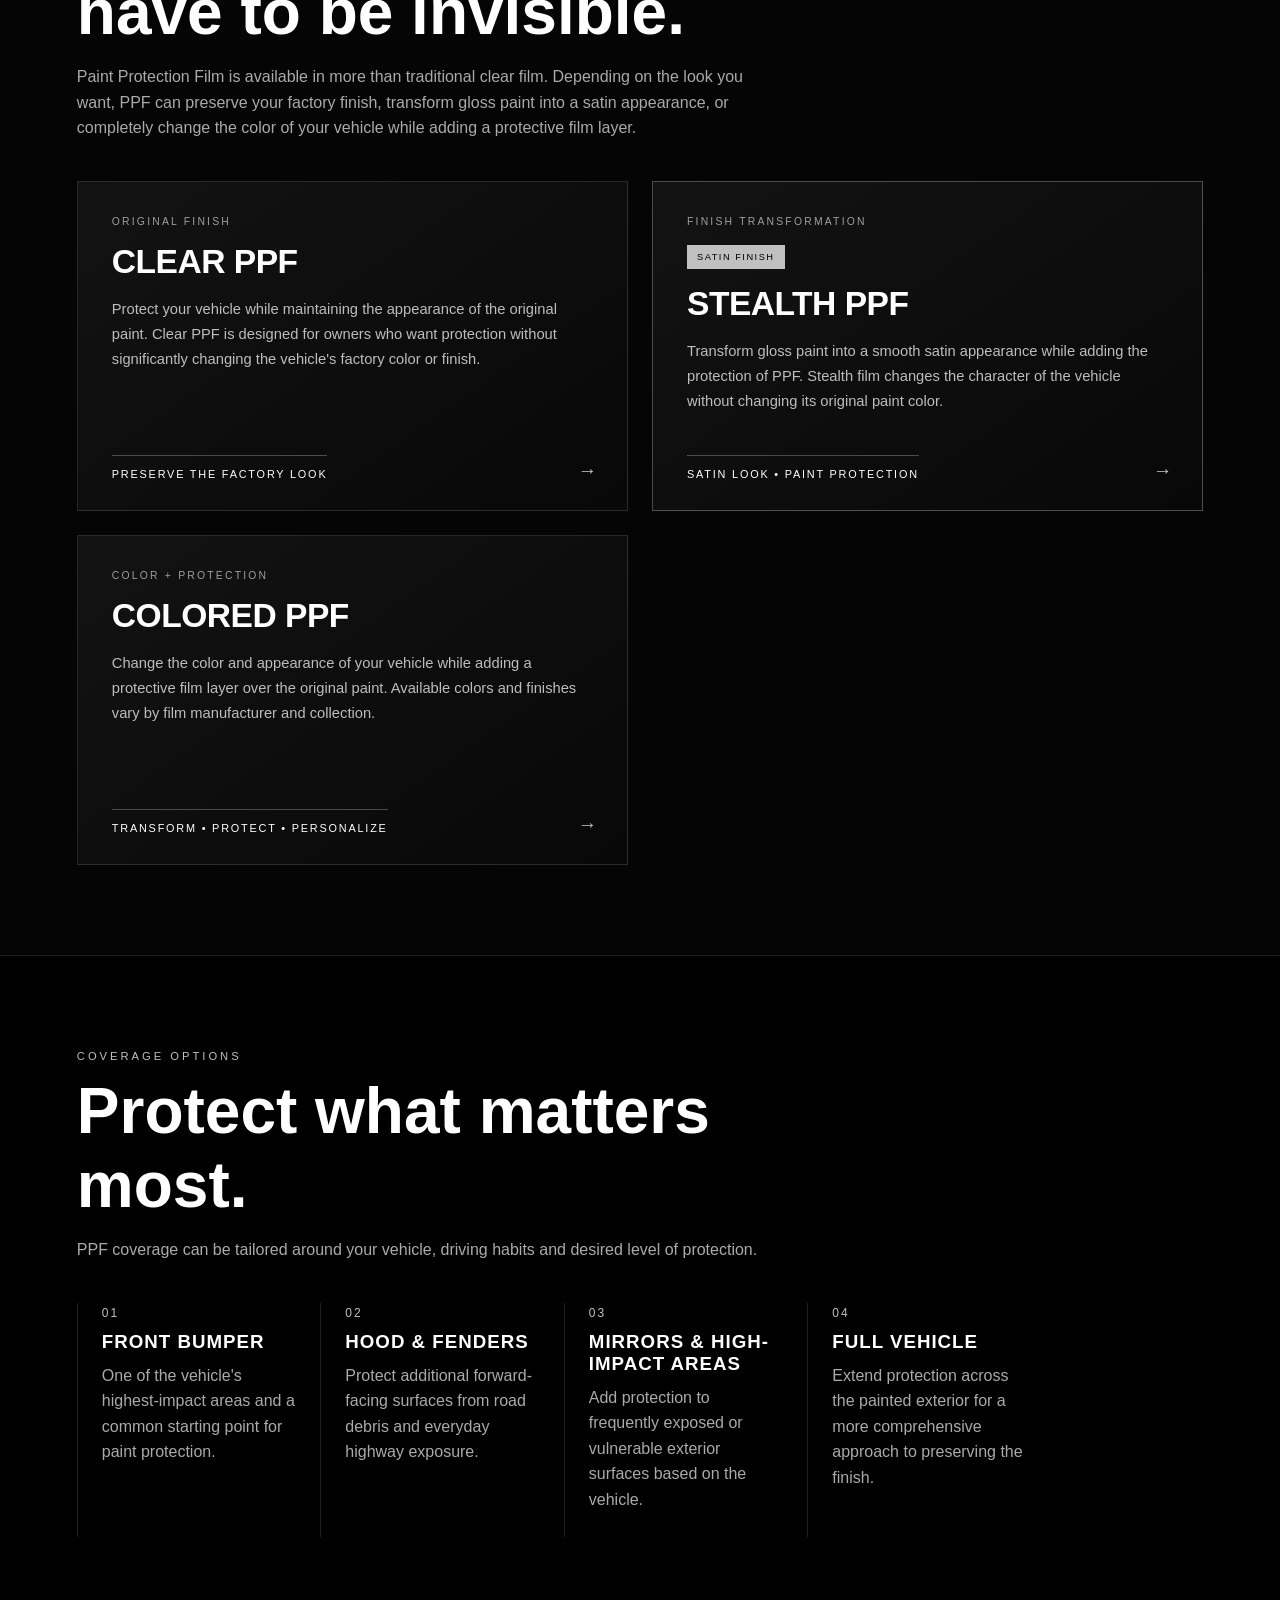
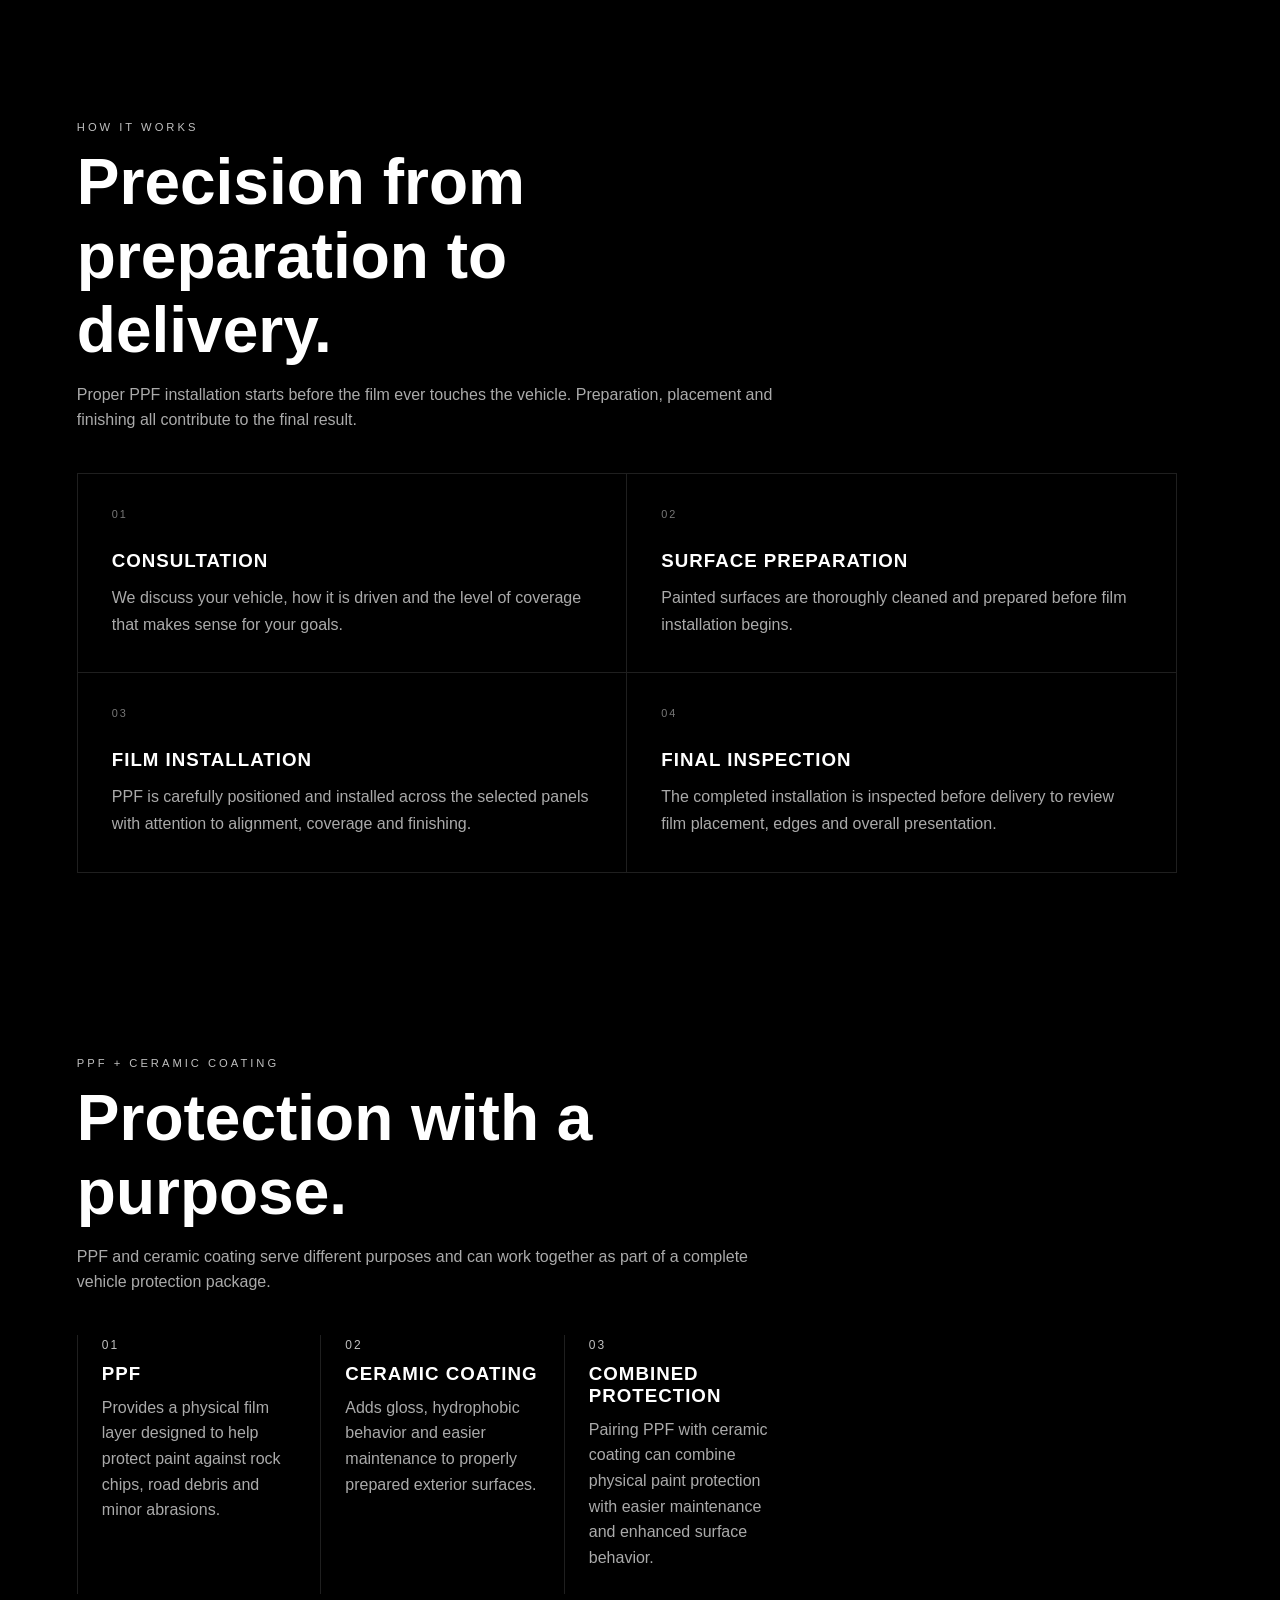
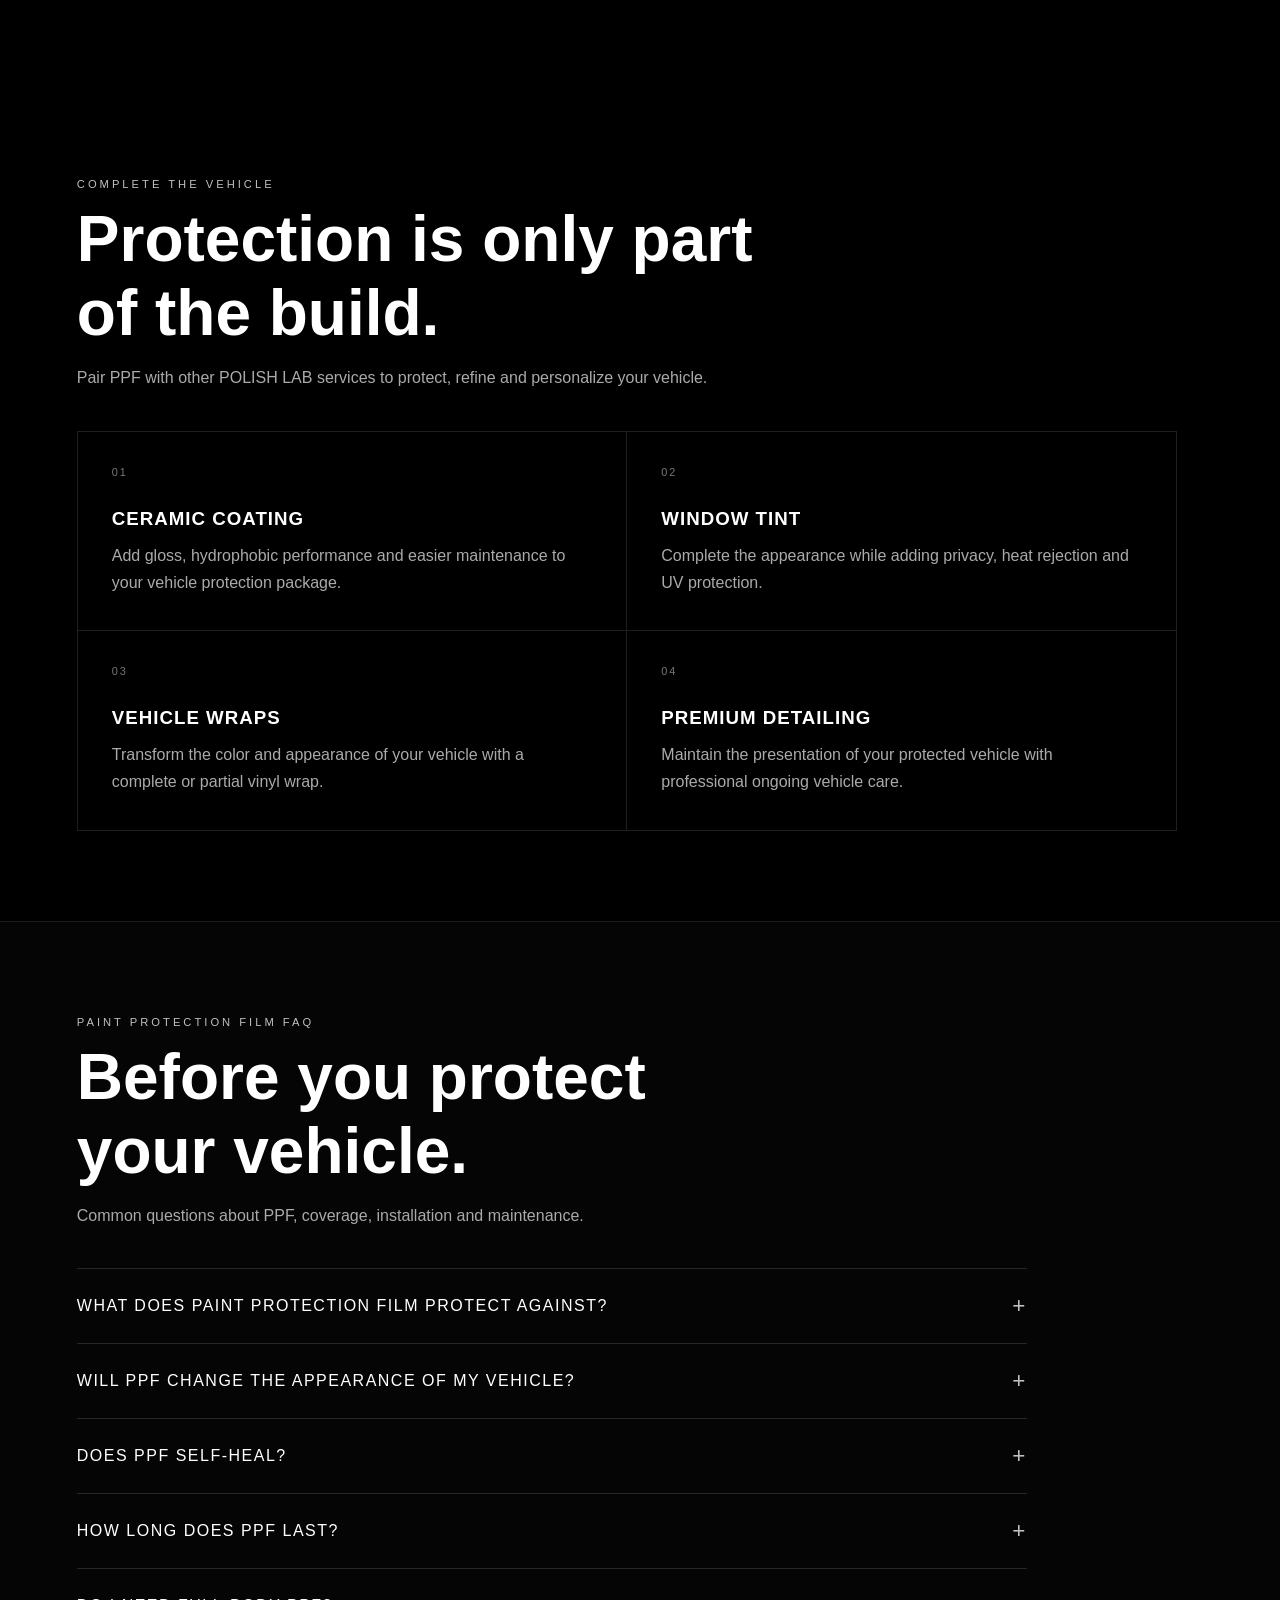
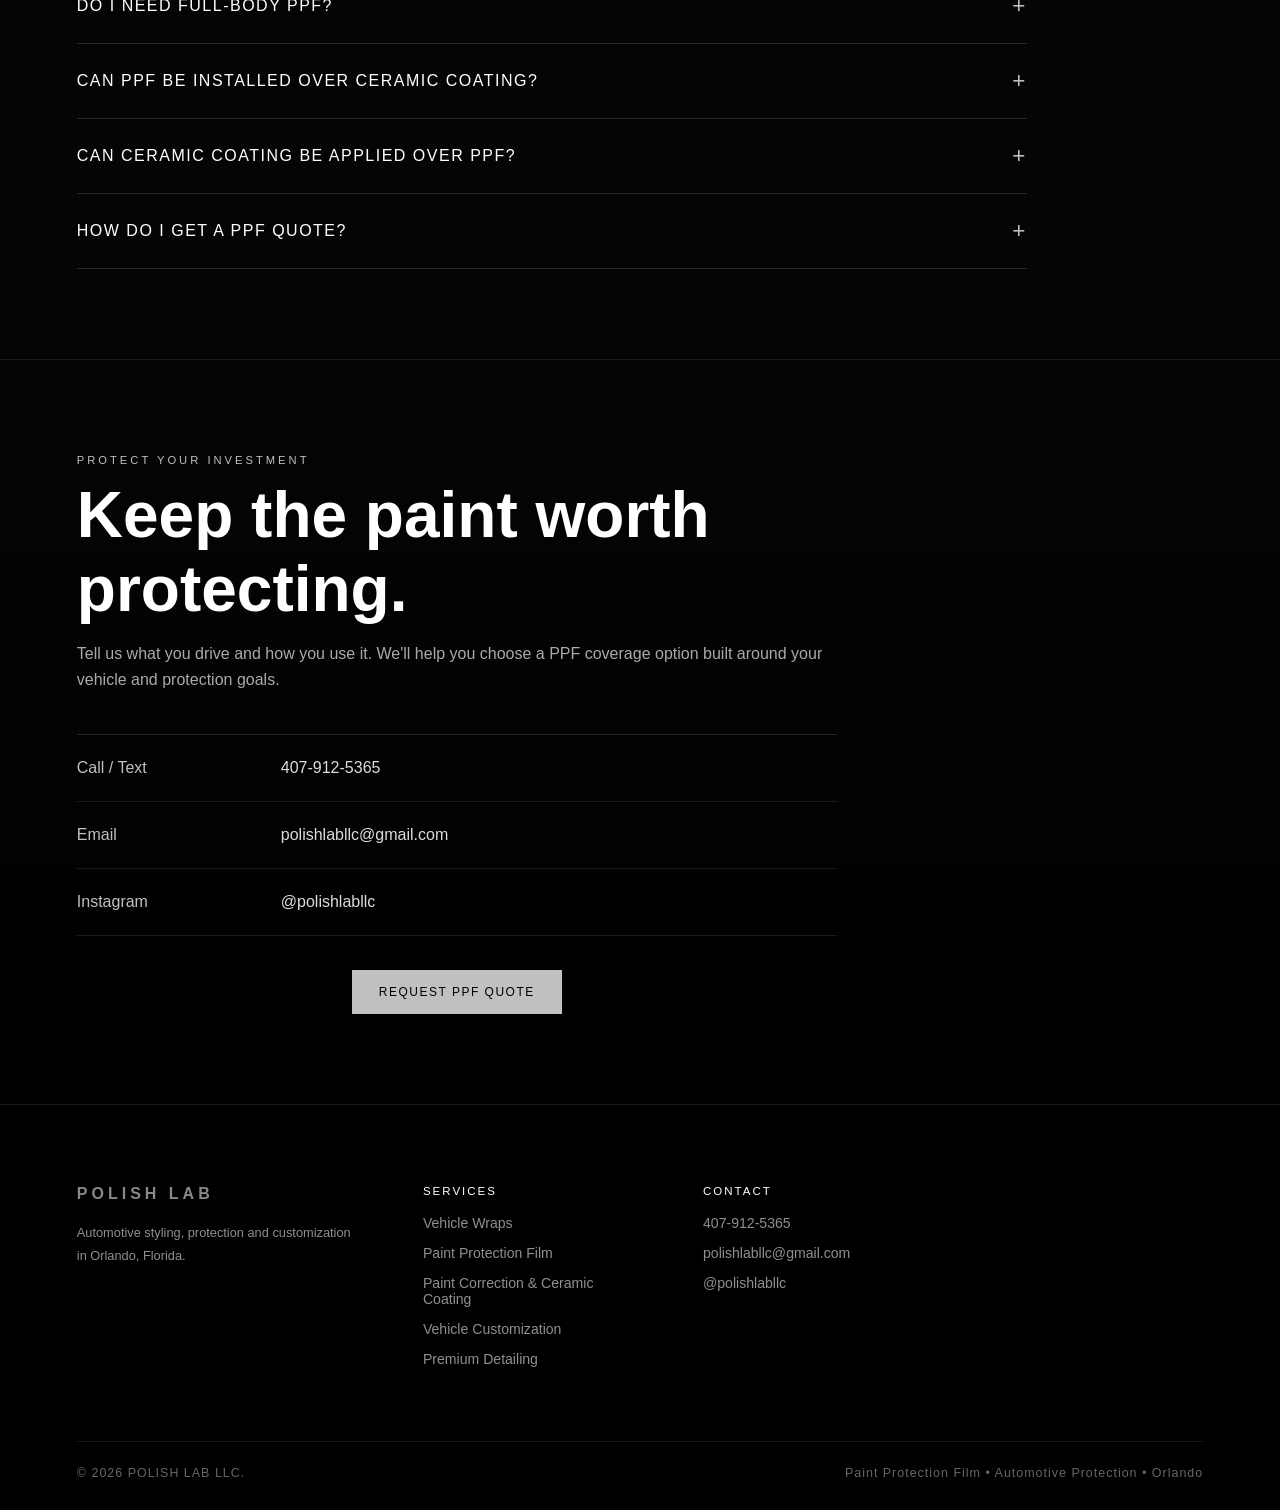
<file: ppf.html>
<!DOCTYPE html>
<html lang="en">
  <head>
    <meta charset="UTF-8" />

    <meta
      name="viewport"
      content="width=device-width, initial-scale=1, viewport-fit=cover"
    />

    <link rel="icon" href="polishlabtransparentlogo.png" />

    <title>Paint Protection Film (PPF) Orlando | POLISH LAB</title>

    <meta
      name="description"
      content="Premium paint protection film (PPF) in Orlando, FL. POLISH LAB provides PPF installation for luxury, exotic, performance and enthusiast vehicles to help protect paint from rock chips, road debris and everyday wear."
    />

    <link rel="canonical" href="https://polishlabllc.com/ppf.html" />

    <meta name="theme-color" content="#000000" />

    <link rel="stylesheet" href="styles2.css" />

    <script src="script.js" defer></script>
  </head>

  <body>
    <!-- ================================================= -->
    <!-- NAVBAR -->
    <!-- ================================================= -->

    <header class="navbar">
      <a href="index.html" class="logo" aria-label="POLISH LAB Home">
        POLISH LAB
      </a>

      <nav class="nav-links" aria-label="Primary navigation">
        <a href="index.html">Home</a>

        <a href="index.html#services">Services</a>

        <a href="gallery.html">Gallery</a>

        <a href="about.html">About</a>

        <a href="#faq">FAQ</a>

        <a href="#contact">Contact</a>
      </nav>

      <a href="tel:+14079125365" class="nav-btn desktop-book"> Call Now </a>

      <button
        class="hamburger"
        id="hamburger"
        type="button"
        aria-label="Open navigation menu"
        aria-expanded="false"
        aria-controls="mobileMenu"
      >
        <span></span>
        <span></span>
        <span></span>
      </button>
    </header>

    <!-- ================================================= -->
    <!-- MOBILE MENU -->
    <!-- ================================================= -->

    <div class="mobile-menu" id="mobileMenu">
      <a href="index.html#services">Services</a>

      <a href="about.html">Get To Know Us</a>

      <a href="#gift-cards">Gift Cards</a>

      <a href="#faq">FAQ</a>

      <a href="tel:+14079125365">Call Now</a>
    </div>

    <main>
      <!-- ================================================= -->
      <!-- HERO -->
      <!-- ================================================= -->

      <section class="service-hero ppf-hero">
        <div class="service-hero-content">
          <div class="eyebrow">PAINT PROTECTION • ORLANDO</div>
          <h1>Paint Protection Film</h1>

          <p>
            Protect your vehicle's finish with virtually invisible film
            engineered to defend against rock chips, road debris and everyday
            wear while preserving the appearance of the paint underneath. Choose
            clear PPF to preserve the original finish, stealth PPF for a satin
            transformation or colored PPF to completely change the look.
          </p>

          <div class="hero-buttons">
            <a class="btn btn-primary" href="tel:+14079125365">
              Protect Your Vehicle
            </a>

            <a class="btn btn-secondary" href="#process"> Learn Process </a>
          </div>
        </div>
      </section>

      <!-- ================================================= -->
      <!-- WHAT IS PPF -->
      <!-- ================================================= -->

      <section class="packages" id="paint-protection-film">
        <div class="section-header">
          <span>About PPF</span>

          <h2>Protection you barely see.</h2>

          <p>
            Paint Protection Film, commonly known as PPF, is a durable urethane
            film applied over painted exterior surfaces to create a sacrificial
            layer between your paint and the road.
          </p>

          <p>
            Designed for high-impact areas or complete vehicle coverage, PPF
            helps reduce damage from rock chips, road debris, bug impacts and
            minor surface abrasions while allowing the original finish to remain
            visible underneath.
          </p>
        </div>

        <div class="package-list-premium">
          <!-- FRONT END -->

          <a href="start-your-build.html?service=ppf" class="premium-package">
            <span class="package-kicker"> Essential Protection </span>

            <h3>Front-End PPF</h3>

            <p>
              Target the areas most exposed to road debris with protection for
              key front-facing painted surfaces.
            </p>

            <span class="package-action"> High-Impact Area Protection </span>
          </a>

          <!-- TRACK / EXTENDED -->

          <a
            href="start-your-build.html?service=ppf"
            class="premium-package featured"
          >
            <span class="package-kicker"> Extended Coverage </span>

            <span class="package-label"> Popular Coverage </span>

            <h3>Extended PPF</h3>

            <p>
              Expand protection beyond the front end to additional high-contact
              and impact-prone areas based on how your vehicle is driven.
            </p>

            <span class="package-action"> Built Around Your Vehicle </span>
          </a>

          <!-- FULL BODY -->

          <a href="start-your-build.html?service=ppf" class="premium-package">
            <span class="package-kicker"> Maximum Coverage </span>

            <h3>Full-Body PPF</h3>

            <p>
              Protect the vehicle's painted exterior surfaces with comprehensive
              film coverage while preserving the original color and finish.
            </p>

            <span class="package-action"> Complete Paint Protection </span>
          </a>
        </div>
      </section>

      <!-- ================================================= -->
      <!-- BENEFITS -->
      <!-- ================================================= -->

      <section class="orlandoLocal">
        <div class="section-header">
          <span>Why PPF</span>

          <h2>Drive it. Protect it.</h2>

          <p>
            PPF is designed for owners who want to enjoy their vehicle while
            reducing the impact everyday driving can have on the finish.
          </p>
        </div>

        <div class="orlandoLocalGrid">
          <div class="orlandoLocalItem">
            <span>01</span>

            <h3>Impact Protection</h3>

            <p>
              Helps protect painted surfaces from rock chips, road debris and
              other minor impacts encountered during everyday driving.
            </p>
          </div>

          <div class="orlandoLocalItem">
            <span>02</span>

            <h3>Self-Healing Technology</h3>

            <p>
              Many premium PPF films are engineered with self-healing top coats
              that can reduce the appearance of light surface marks when exposed
              to heat.
            </p>
          </div>

          <div class="orlandoLocalItem">
            <span>03</span>

            <h3>Multiple Finish Options</h3>

            <p>
              Choose clear film to preserve the factory appearance, stealth film
              for a satin transformation or colored PPF to change the look while
              adding protection.
            </p>
          </div>

          <div class="orlandoLocalItem">
            <span>04</span>

            <h3>Easier Maintenance</h3>

            <p>
              Modern film top coats can help make protected surfaces easier to
              maintain while shielding the paint underneath from everyday
              exposure.
            </p>
          </div>
        </div>
      </section>

      <!-- ================================================= -->

      <!-- PPF FINISH OPTIONS -->

      <!-- ================================================= -->

      <section class="packages" id="ppf-finishes">
        <div class="section-header">
          <span>PPF Finish Options</span>

          <h2>Protection doesn't have to be invisible.</h2>

          <p>
            Paint Protection Film is available in more than traditional clear
            film. Depending on the look you want, PPF can preserve your factory
            finish, transform gloss paint into a satin appearance, or completely
            change the color of your vehicle while adding a protective film
            layer.
          </p>
        </div>

        <div class="package-list-premium">
          <!-- CLEAR PPF -->

          <div class="premium-package">
            <span class="package-kicker">Original Finish</span>

            <h3>Clear PPF</h3>

            <p>
              Protect your vehicle while maintaining the appearance of the
              original paint. Clear PPF is designed for owners who want
              protection without significantly changing the vehicle's factory
              color or finish.
            </p>

            <span class="package-action"> Preserve The Factory Look </span>
          </div>

          <!-- STEALTH PPF -->

          <div class="premium-package featured">
            <span class="package-kicker">Finish Transformation</span>

            <span class="package-label">Satin Finish</span>

            <h3>Stealth PPF</h3>

            <p>
              Transform gloss paint into a smooth satin appearance while adding
              the protection of PPF. Stealth film changes the character of the
              vehicle without changing its original paint color.
            </p>

            <span class="package-action"> Satin Look • Paint Protection </span>
          </div>

          <!-- COLORED PPF -->

          <div class="premium-package">
            <span class="package-kicker">Color + Protection</span>

            <h3>Colored PPF</h3>

            <p>
              Change the color and appearance of your vehicle while adding a
              protective film layer over the original paint. Available colors
              and finishes vary by film manufacturer and collection.
            </p>

            <span class="package-action">
              Transform • Protect • Personalize
            </span>
          </div>
        </div>
      </section>

      <!-- ================================================= -->
      <!-- COVERAGE -->
      <!-- ================================================= -->

      <section class="process">
        <div class="section-header">
          <span>Coverage Options</span>

          <h2>Protect what matters most.</h2>

          <p>
            PPF coverage can be tailored around your vehicle, driving habits and
            desired level of protection.
          </p>
        </div>

        <div class="process-list">
          <div>
            <span>01</span>

            <h3>Front Bumper</h3>

            <p>
              One of the vehicle's highest-impact areas and a common starting
              point for paint protection.
            </p>
          </div>

          <div>
            <span>02</span>

            <h3>Hood & Fenders</h3>

            <p>
              Protect additional forward-facing surfaces from road debris and
              everyday highway exposure.
            </p>
          </div>

          <div>
            <span>03</span>

            <h3>Mirrors & High-Impact Areas</h3>

            <p>
              Add protection to frequently exposed or vulnerable exterior
              surfaces based on the vehicle.
            </p>
          </div>

          <div>
            <span>04</span>

            <h3>Full Vehicle</h3>

            <p>
              Extend protection across the painted exterior for a more
              comprehensive approach to preserving the finish.
            </p>
          </div>
        </div>
      </section>

      <!-- ================================================= -->
      <!-- PROCESS -->
      <!-- ================================================= -->

      <section class="orlandoLocal" id="process">
        <div class="section-header">
          <span>How It Works</span>

          <h2>Precision from preparation to delivery.</h2>

          <p>
            Proper PPF installation starts before the film ever touches the
            vehicle. Preparation, placement and finishing all contribute to the
            final result.
          </p>
        </div>

        <div class="orlandoLocalGrid">
          <div class="orlandoLocalItem">
            <span>01</span>

            <h3>Consultation</h3>

            <p>
              We discuss your vehicle, how it is driven and the level of
              coverage that makes sense for your goals.
            </p>
          </div>

          <div class="orlandoLocalItem">
            <span>02</span>

            <h3>Surface Preparation</h3>

            <p>
              Painted surfaces are thoroughly cleaned and prepared before film
              installation begins.
            </p>
          </div>

          <div class="orlandoLocalItem">
            <span>03</span>

            <h3>Film Installation</h3>

            <p>
              PPF is carefully positioned and installed across the selected
              panels with attention to alignment, coverage and finishing.
            </p>
          </div>

          <div class="orlandoLocalItem">
            <span>04</span>

            <h3>Final Inspection</h3>

            <p>
              The completed installation is inspected before delivery to review
              film placement, edges and overall presentation.
            </p>
          </div>
        </div>
      </section>

      <!-- ================================================= -->
      <!-- PPF VS CERAMIC -->
      <!-- ================================================= -->

      <section class="process">
        <div class="section-header">
          <span>PPF + Ceramic Coating</span>

          <h2>Protection with a purpose.</h2>

          <p>
            PPF and ceramic coating serve different purposes and can work
            together as part of a complete vehicle protection package.
          </p>
        </div>

        <div class="process-list">
          <div>
            <span>01</span>

            <h3>PPF</h3>

            <p>
              Provides a physical film layer designed to help protect paint
              against rock chips, road debris and minor abrasions.
            </p>
          </div>

          <div>
            <span>02</span>

            <h3>Ceramic Coating</h3>

            <p>
              Adds gloss, hydrophobic behavior and easier maintenance to
              properly prepared exterior surfaces.
            </p>
          </div>

          <div>
            <span>03</span>

            <h3>Combined Protection</h3>

            <p>
              Pairing PPF with ceramic coating can combine physical paint
              protection with easier maintenance and enhanced surface behavior.
            </p>
          </div>
        </div>
      </section>

      <!-- ================================================= -->
      <!-- COMPLETE THE VEHICLE -->
      <!-- ================================================= -->

      <section class="orlandoLocal">
        <div class="section-header">
          <span>Complete The Vehicle</span>

          <h2>Protection is only part of the build.</h2>

          <p>
            Pair PPF with other POLISH LAB services to protect, refine and
            personalize your vehicle.
          </p>
        </div>

        <div class="orlandoLocalGrid">
          <div class="orlandoLocalItem">
            <span>01</span>

            <h3>Ceramic Coating</h3>

            <p>
              Add gloss, hydrophobic performance and easier maintenance to your
              vehicle protection package.
            </p>
          </div>

          <div class="orlandoLocalItem">
            <span>02</span>

            <h3>Window Tint</h3>

            <p>
              Complete the appearance while adding privacy, heat rejection and
              UV protection.
            </p>
          </div>

          <div class="orlandoLocalItem">
            <span>03</span>

            <h3>Vehicle Wraps</h3>

            <p>
              Transform the color and appearance of your vehicle with a complete
              or partial vinyl wrap.
            </p>
          </div>

          <div class="orlandoLocalItem">
            <span>04</span>

            <h3>Premium Detailing</h3>

            <p>
              Maintain the presentation of your protected vehicle with
              professional ongoing vehicle care.
            </p>
          </div>
        </div>
      </section>

      <!-- ================================================= -->
      <!-- FAQ -->
      <!-- ================================================= -->

      <section class="faq-section" id="faq">
        <div class="section-header">
          <span>Paint Protection Film FAQ</span>

          <h2>Before you protect your vehicle.</h2>

          <p>
            Common questions about PPF, coverage, installation and maintenance.
          </p>
        </div>

        <div class="faq">
          <details class="faq-item">
            <summary>What does paint protection film protect against?</summary>

            <div class="faq-answer">
              PPF is designed to help protect painted surfaces against rock
              chips, road debris, bug impacts, light abrasions and other
              everyday exposure.
              <br /><br />
              It is a sacrificial protective layer and does not make the vehicle
              or paint completely damage-proof.
            </div>
          </details>

          <details class="faq-item">
            <summary>Will PPF change the appearance of my vehicle?</summary>

            <div class="faq-answer">
              Clear PPF is designed to be visually subtle and allow the original
              paint color and finish to remain visible.
              <br /><br />
              Final appearance can vary depending on the film selected, the
              condition of the paint and the type of finish being protected.
            </div>
          </details>

          <details class="faq-item">
            <summary>Does PPF self-heal?</summary>

            <div class="faq-answer">
              Many premium PPF products use self-healing top-coat technology
              designed to reduce the appearance of light surface marks when
              exposed to heat.
              <br /><br />
              The exact characteristics depend on the specific film selected for
              your vehicle.
            </div>
          </details>

          <details class="faq-item">
            <summary>How long does PPF last?</summary>

            <div class="faq-answer">
              PPF longevity depends on the specific film, vehicle usage,
              environmental exposure, storage and maintenance.
              <br /><br />
              During your consultation, we can discuss the expected performance
              and manufacturer coverage for the film selected for your project.
            </div>
          </details>

          <details class="faq-item">
            <summary>Do I need full-body PPF?</summary>

            <div class="faq-answer">
              Not necessarily. The right coverage depends on your vehicle,
              driving habits and protection goals.
              <br /><br />
              Some owners prioritize high-impact front-end areas, while others
              choose extended or full-body coverage for more comprehensive
              protection.
            </div>
          </details>

          <details class="faq-item">
            <summary>Can PPF be installed over ceramic coating?</summary>

            <div class="faq-answer">
              PPF installation requires properly prepared surfaces. If the
              vehicle already has a ceramic coating, the existing surface will
              need to be evaluated and appropriately prepared before film is
              installed.
              <br /><br />
              If you are planning both services, PPF is generally installed
              first and ceramic coating can then be considered for the finished
              protection package.
            </div>
          </details>

          <details class="faq-item">
            <summary>Can ceramic coating be applied over PPF?</summary>

            <div class="faq-answer">
              Compatible ceramic coatings can be applied over many paint
              protection films to add hydrophobic behavior and make routine
              maintenance easier.
              <br /><br />
              Product compatibility should be confirmed based on the specific
              PPF and coating being used.
            </div>
          </details>

          <details class="faq-item">
            <summary>How do I get a PPF quote?</summary>

            <div class="faq-answer">
              Contact POLISH LAB with your vehicle's year, make and model along
              with the level of coverage you're considering.
              <br /><br />
              We can help you determine whether front-end, extended or full-body
              protection makes the most sense for your vehicle.
            </div>
          </details>
        </div>
      </section>
    </main>

    <!-- ================================================= -->
    <!-- CONTACT -->
    <!-- ================================================= -->

    <section class="contact" id="contact">
      <div class="section-header">
        <span>Protect Your Investment</span>

        <h2>Keep the paint worth protecting.</h2>

        <p>
          Tell us what you drive and how you use it. We'll help you choose a PPF
          coverage option built around your vehicle and protection goals.
        </p>
      </div>

      <div class="contact-card">
        <a href="tel:+14079125365" class="contact-line">
          <span>Call / Text</span>

          <strong>407-912-5365</strong>
        </a>

        <a href="mailto:polishlabllc@gmail.com" class="contact-line">
          <span>Email</span>

          <strong>polishlabllc@gmail.com</strong>
        </a>

        <a
          href="https://instagram.com/polishlabllc"
          class="contact-line"
          target="_blank"
          rel="noopener"
        >
          <span>Instagram</span>

          <strong>@polishlabllc</strong>
        </a>

        <a href="tel:+14079125365" class="btn btn-primary contact-btn">
          Request PPF Quote
        </a>
      </div>
    </section>

    <!-- ================================================= -->
    <!-- FOOTER -->
    <!-- ================================================= -->

    <footer class="site-footer">
      <div class="footer-top">
        <div class="footer-brand">
          <h3>POLISH LAB</h3>

          <p>
            Automotive styling, protection and customization in Orlando,
            Florida.
          </p>
        </div>

        <div class="footer-links">
          <span> Services </span>

          <a href="vehicle_wraps.html"> Vehicle Wraps </a>

          <a href="ppf.html"> Paint Protection Film </a>

          <a href="ceramic_coating.html">
            Paint Correction & Ceramic Coating
          </a>

          <a href="customization.html"> Vehicle Customization </a>

          <a href="auto_detailing.html"> Premium Detailing </a>
        </div>

        <div class="footer-contact">
          <span>Contact</span>

          <a href="tel:+14079125365"> 407-912-5365 </a>

          <a href="mailto:polishlabllc@gmail.com"> polishlabllc@gmail.com </a>

          <a
            href="https://instagram.com/polishlabllc"
            target="_blank"
            rel="noopener"
          >
            @polishlabllc
          </a>
        </div>
      </div>

      <div class="footer-bottom">
        <p>© 2026 POLISH LAB LLC.</p>

        <p>Paint Protection Film • Automotive Protection • Orlando</p>
      </div>
    </footer>
  </body>
</html>
</file>
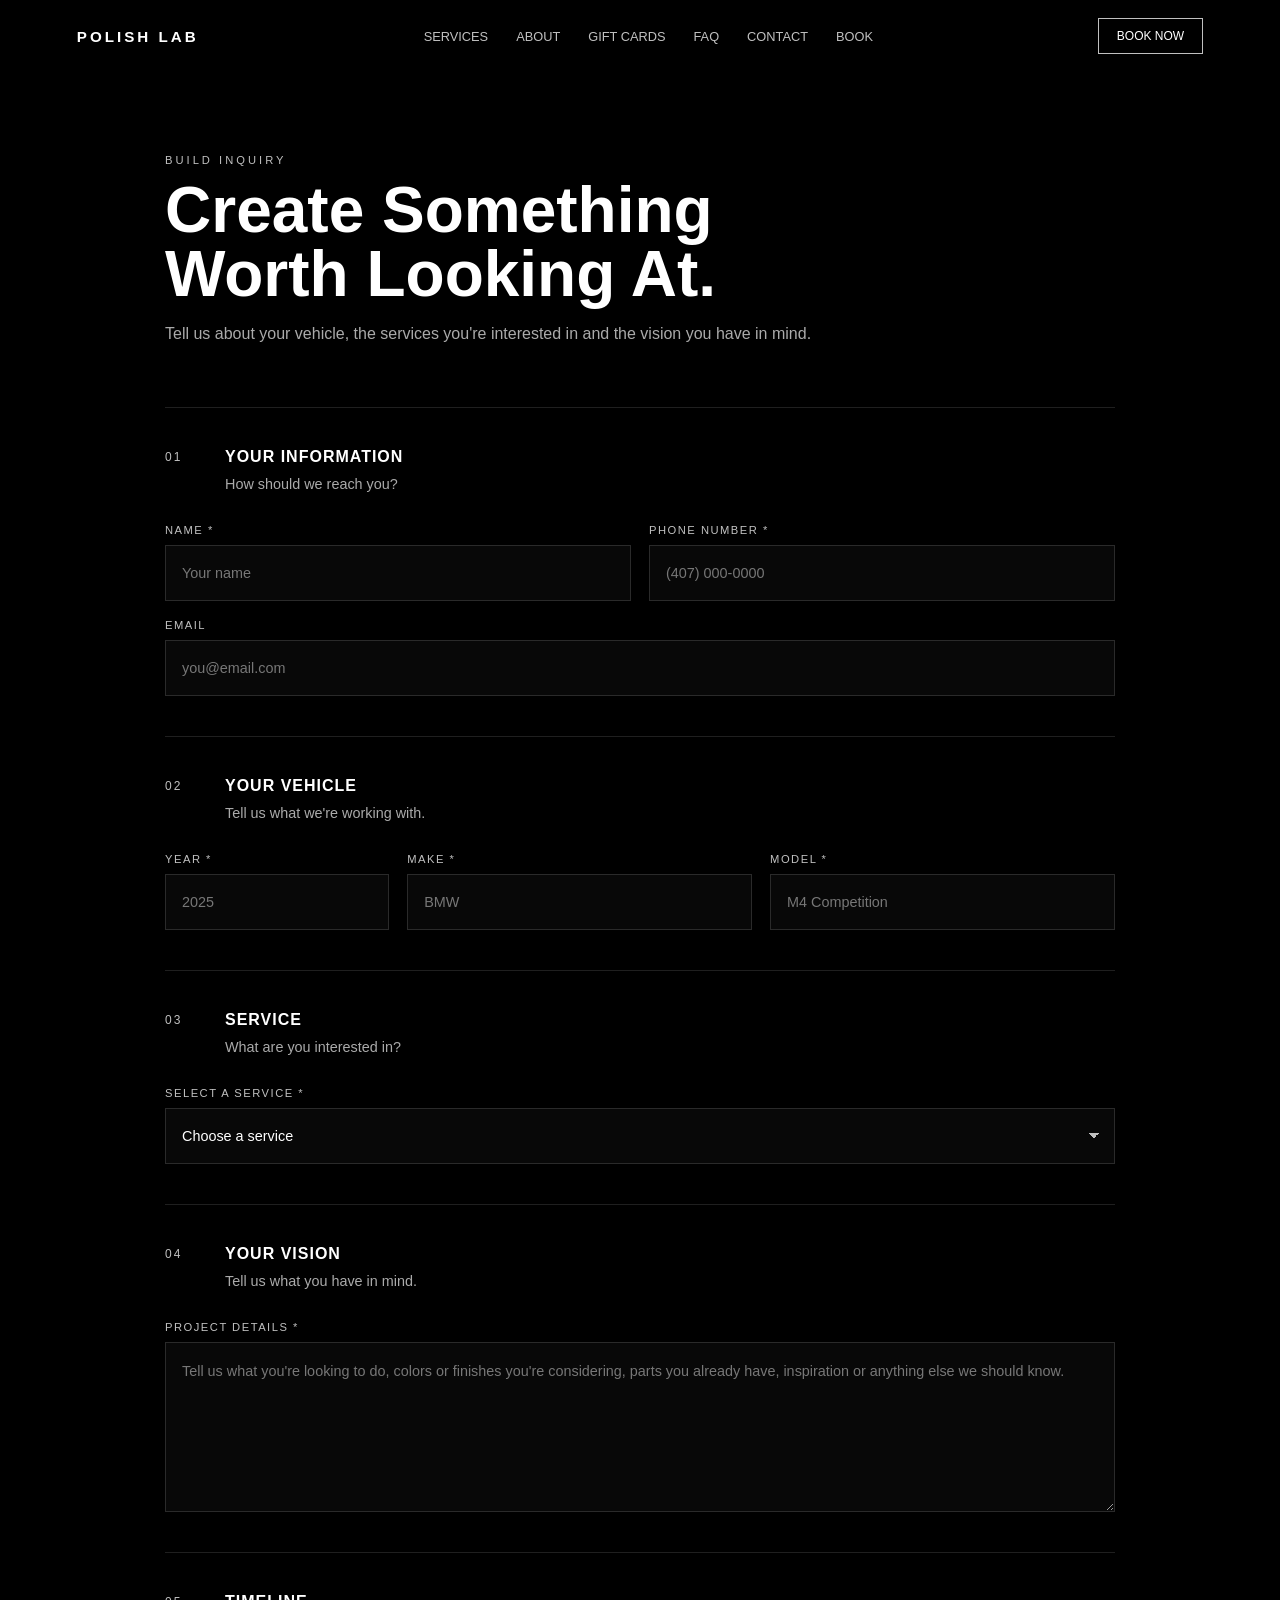
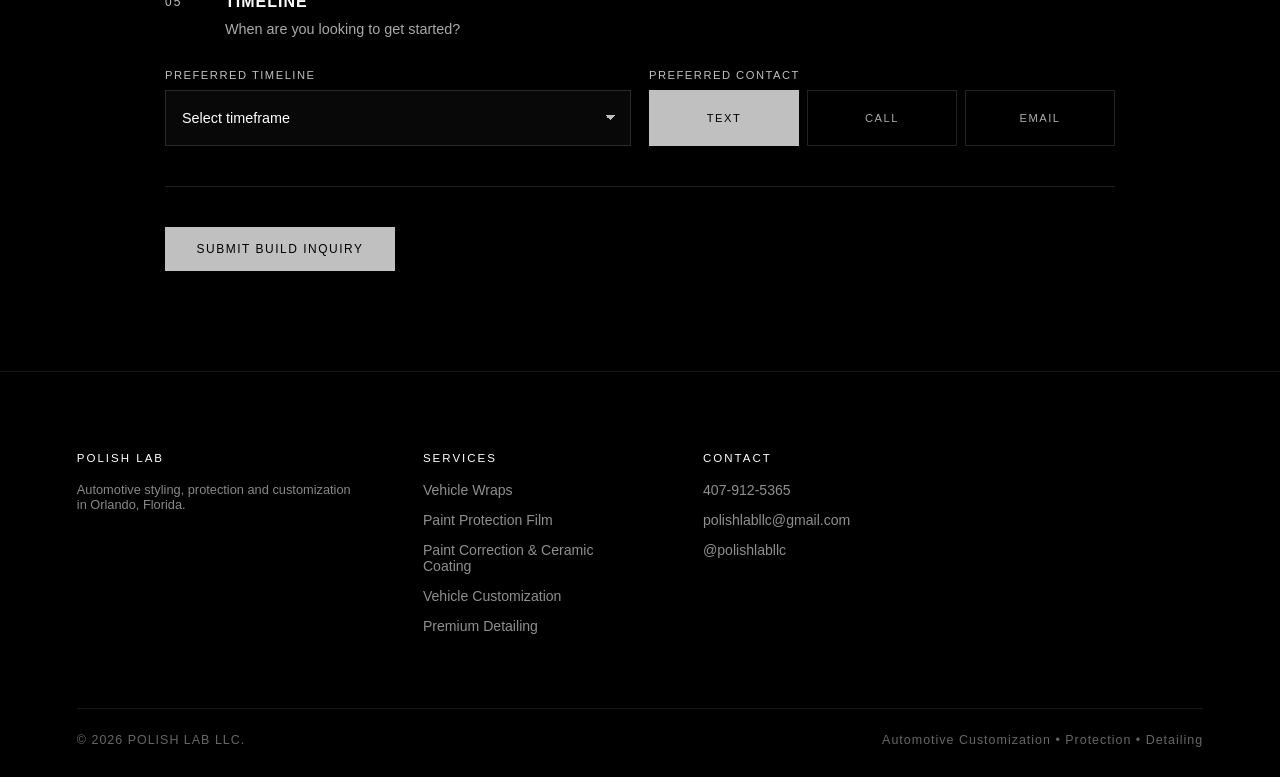
<file: start-your-build.html>
<!DOCTYPE html>
<html lang="en">
  <head>
    <meta charset="UTF-8" />

    <meta name="viewport" content="width=device-width, initial-scale=1.0" />

    <link rel="icon" href="polishlabtransparentlogo.png" />

    <meta
      name="description"
      content="Start your build with POLISH LAB in Orlando. Submit a build inquiry for vehicle wraps, PPF, tint, ceramic coating, wheels, suspension, aero, exhaust, lighting, interior customization and more."
    />

    <title>Start Your Build | POLISH LAB Orlando</title>

    <link
      rel="canonical"
      href="https://polishlabllc.com/start-your-build.html"
    />

    <link rel="stylesheet" href="styles2.css" />
  </head>

  <body>
    <!-- ========================= -->
    <!-- NAVBAR -->
    <!-- ========================= -->

    <header class="navbar">
      <a href="index.html" class="logo"> POLISH LAB </a>

      <nav class="nav-links">
        <a href="index.html#services"> Services </a>

        <a href="about.html"> About </a>

        <a href="index.html#gift-cards"> Gift Cards </a>

        <a href="index.html#faq"> FAQ </a>

        <a href="index.html#contact"> Contact </a>

        <a
          href="https://square.site/appointments/book/rlv0rnjqiiqgdj/L0VBB9X74ZW7B/start"
        >
          Book
        </a>
      </nav>

      <a
        href="https://square.site/appointments/book/rlv0rnjqiiqgdj/L0VBB9X74ZW7B/start"
        class="nav-btn desktop-book"
      >
        Book Now
      </a>

      <button
        class="hamburger"
        id="hamburger"
        aria-label="Open menu"
        aria-expanded="false"
      >
        <span></span>
        <span></span>
        <span></span>
      </button>
    </header>

    <!-- ========================= -->
    <!-- MOBILE MENU -->
    <!-- ========================= -->

    <div class="mobile-menu" id="mobileMenu">
      <a href="index.html#services"> Services </a>

      <a href="about.html"> Get To Know Us </a>

      <a href="index.html#gift-cards"> Gift Cards </a>

      <a href="index.html#faq"> FAQ </a>

      <a href="tel:+14079125365"> Call Now </a>
    </div>

    <!-- ========================= -->
    <!-- BUILD INQUIRY -->
    <!-- ========================= -->

    <main class="build-inquiry-page">
      <section class="build-form-section" id="build-form">
        <div class="build-form-container">
          <!-- ========================= -->
          <!-- FORM HEADER -->
          <!-- ========================= -->

          <div class="build-form-heading">
            <span> Build Inquiry </span>

            <h1>Create Something Worth Looking At.</h1>

            <p>
              Tell us about your vehicle, the services you're interested in and
              the vision you have in mind.
            </p>
          </div>

          <!-- ========================= -->
          <!-- FORM -->
          <!-- ========================= -->

          <form class="polish-build-form" id="buildInquiryForm">
            <!-- WEB3FORMS -->

            <input
              type="hidden"
              name="access_key"
              value="4495cebc-2fd9-46af-9390-57d356f33dfb"
            />

            <input
              type="hidden"
              name="subject"
              value="New POLISH LAB Build Inquiry"
            />

            <input type="hidden" name="from_name" value="POLISH LAB Website" />

            <input type="hidden" name="source_page" id="sourcePage" value="" />

            <!-- SPAM PROTECTION -->

            <input
              type="checkbox"
              name="botcheck"
              class="build-honeypot"
              tabindex="-1"
              autocomplete="off"
            />

            <!-- ========================= -->
            <!-- 01 YOUR INFORMATION -->
            <!-- ========================= -->

            <div class="build-form-group">
              <div class="build-form-group-title">
                <span>01</span>

                <div>
                  <h2>Your Information</h2>

                  <p>How should we reach you?</p>
                </div>
              </div>

              <div class="build-form-grid">
                <div class="build-field">
                  <label for="name"> Name * </label>

                  <input
                    type="text"
                    id="name"
                    name="name"
                    placeholder="Your name"
                    autocomplete="name"
                    required
                  />
                </div>

                <div class="build-field">
                  <label for="phone"> Phone Number * </label>

                  <input
                    type="tel"
                    id="phone"
                    name="phone"
                    placeholder="(407) 000-0000"
                    autocomplete="tel"
                    required
                  />
                </div>

                <div class="build-field build-field-full">
                  <label for="email"> Email </label>

                  <input
                    type="email"
                    id="email"
                    name="email"
                    placeholder="you@email.com"
                    autocomplete="email"
                  />
                </div>
              </div>
            </div>

            <!-- ========================= -->
            <!-- 02 YOUR VEHICLE -->
            <!-- ========================= -->

            <div class="build-form-group">
              <div class="build-form-group-title">
                <span>02</span>

                <div>
                  <h2>Your Vehicle</h2>

                  <p>Tell us what we're working with.</p>
                </div>
              </div>

              <div class="build-form-grid build-vehicle-grid">
                <div class="build-field">
                  <label for="year"> Year * </label>

                  <input
                    type="text"
                    id="year"
                    name="vehicle_year"
                    placeholder="2025"
                    inputmode="numeric"
                    maxlength="4"
                    pattern="[0-9]{4}"
                    required
                  />
                </div>

                <div class="build-field">
                  <label for="make"> Make * </label>

                  <input
                    type="text"
                    id="make"
                    name="vehicle_make"
                    placeholder="BMW"
                    required
                  />
                </div>

                <div class="build-field">
                  <label for="model"> Model * </label>

                  <input
                    type="text"
                    id="model"
                    name="vehicle_model"
                    placeholder="M4 Competition"
                    required
                  />
                </div>
              </div>
            </div>

            <!-- ========================= -->
            <!-- 03 SERVICE -->
            <!-- ========================= -->

            <div class="build-form-group">
              <div class="build-form-group-title">
                <span>03</span>

                <div>
                  <h2>Service</h2>

                  <p>What are you interested in?</p>
                </div>
              </div>

              <div class="build-field">
                <label for="service"> Select A Service * </label>

                <select id="service" name="service" required>
                  <option value="" selected disabled>Choose a service</option>

                  <option value="vehicle-wrap">Vehicle Wrap</option>

                  <option value="ppf">Paint Protection Film (PPF)</option>

                  <option value="window-tint">Ceramic Window Tint</option>

                  <option value="paint-correction">Paint Correction</option>

                  <option value="ceramic-coating">Ceramic Coating</option>

                  <option value="wheels-tires">Wheels & Tires</option>

                  <option value="suspension">Suspension</option>

                  <option value="body-kit-aero">Body Kit / Aero</option>

                  <option value="exhaust">Exhaust System</option>

                  <option value="starlight-headliner">
                    Starlight Headliner
                  </option>

                  <option value="ambient-lighting">Ambient Lighting</option>

                  <option value="brake-calipers">
                    Brake Caliper Color Change
                  </option>

                  <option value="wheel-powder-coating">
                    Wheel Powder Coating
                  </option>

                  <option value="interior-customization">
                    Interior Customization
                  </option>

                  <option value="detailing">Premium Detailing</option>

                  <option value="complete-build">
                    Multiple Services / Complete Build
                  </option>

                  <option value="other">Other</option>
                </select>
              </div>
            </div>

            <!-- ========================= -->
            <!-- 04 YOUR VISION -->
            <!-- ========================= -->

            <div class="build-form-group">
              <div class="build-form-group-title">
                <span>04</span>

                <div>
                  <h2>Your Vision</h2>

                  <p>Tell us what you have in mind.</p>
                </div>
              </div>

              <div class="build-field">
                <label for="message"> Project Details * </label>

                <textarea
                  id="message"
                  name="message"
                  placeholder="Tell us what you're looking to do, colors or finishes you're considering, parts you already have, inspiration or anything else we should know."
                  required
                ></textarea>
              </div>
            </div>

            <!-- ========================= -->
            <!-- 05 TIMELINE -->
            <!-- ========================= -->

            <div class="build-form-group">
              <div class="build-form-group-title">
                <span>05</span>

                <div>
                  <h2>Timeline</h2>

                  <p>When are you looking to get started?</p>
                </div>
              </div>

              <div class="build-form-grid">
                <div class="build-field">
                  <label for="timeline"> Preferred Timeline </label>

                  <select id="timeline" name="timeline">
                    <option value="">Select timeframe</option>

                    <option value="asap">As Soon As Possible</option>

                    <option value="within-two-weeks">Within 2 Weeks</option>

                    <option value="within-thirty-days">Within 30 Days</option>

                    <option value="one-three-months">1–3 Months</option>

                    <option value="exploring">Just Exploring</option>
                  </select>
                </div>

                <div class="build-field">
                  <label> Preferred Contact </label>

                  <div class="build-contact-options">
                    <label class="build-contact-option">
                      <input
                        type="radio"
                        name="preferred_contact"
                        value="Text"
                        checked
                      />

                      <span> Text </span>
                    </label>

                    <label class="build-contact-option">
                      <input
                        type="radio"
                        name="preferred_contact"
                        value="Call"
                      />

                      <span> Call </span>
                    </label>

                    <label class="build-contact-option">
                      <input
                        type="radio"
                        name="preferred_contact"
                        value="Email"
                      />

                      <span> Email </span>
                    </label>
                  </div>
                </div>
              </div>
            </div>

            <!-- ========================= -->
            <!-- SUBMIT -->
            <!-- ========================= -->

            <div class="build-form-submit">
              <button
                type="submit"
                class="btn btn-primary build-submit-btn"
                id="buildSubmitButton"
              >
                Submit Build Inquiry
              </button>

              <div
                class="build-form-status"
                id="buildFormStatus"
                aria-live="polite"
              ></div>
            </div>
          </form>
        </div>
      </section>
    </main>

    <!-- ================================================= -->
    <!-- FOOTER -->
    <!-- ================================================= -->

    <footer class="site-footer">
      <div class="footer-top">
        <div class="footer-links">
          <span>POLISH LAB</span>

          <p>
            Automotive styling, protection and customization in Orlando,
            Florida.
          </p>
        </div>

        <div class="footer-links">
          <span> Services </span>

          <a href="vehicle_wraps.html"> Vehicle Wraps </a>

          <a href="ppf.html"> Paint Protection Film </a>

          <a href="ceramic_coating.html">
            Paint Correction & Ceramic Coating
          </a>

          <a href="customization.html"> Vehicle Customization </a>

          <a href="auto_detailing.html"> Premium Detailing </a>
        </div>

        <div class="footer-contact">
          <span> Contact </span>

          <a href="tel:+14079125365"> 407-912-5365 </a>

          <a href="mailto:polishlabllc@gmail.com"> polishlabllc@gmail.com </a>

          <a
            href="https://instagram.com/polishlabllc"
            target="_blank"
            rel="noopener"
          >
            @polishlabllc
          </a>
        </div>
      </div>

      <div class="footer-bottom">
        <p>© 2026 POLISH LAB LLC.</p>

        <p>Automotive Customization • Protection • Detailing</p>
      </div>
    </footer>

    <!-- ========================= -->
    <!-- SCRIPTS -->
    <!-- ========================= -->

    <script src="script.js"></script>
    <script src="start-build.js"></script>
  </body>
</html>
</file>
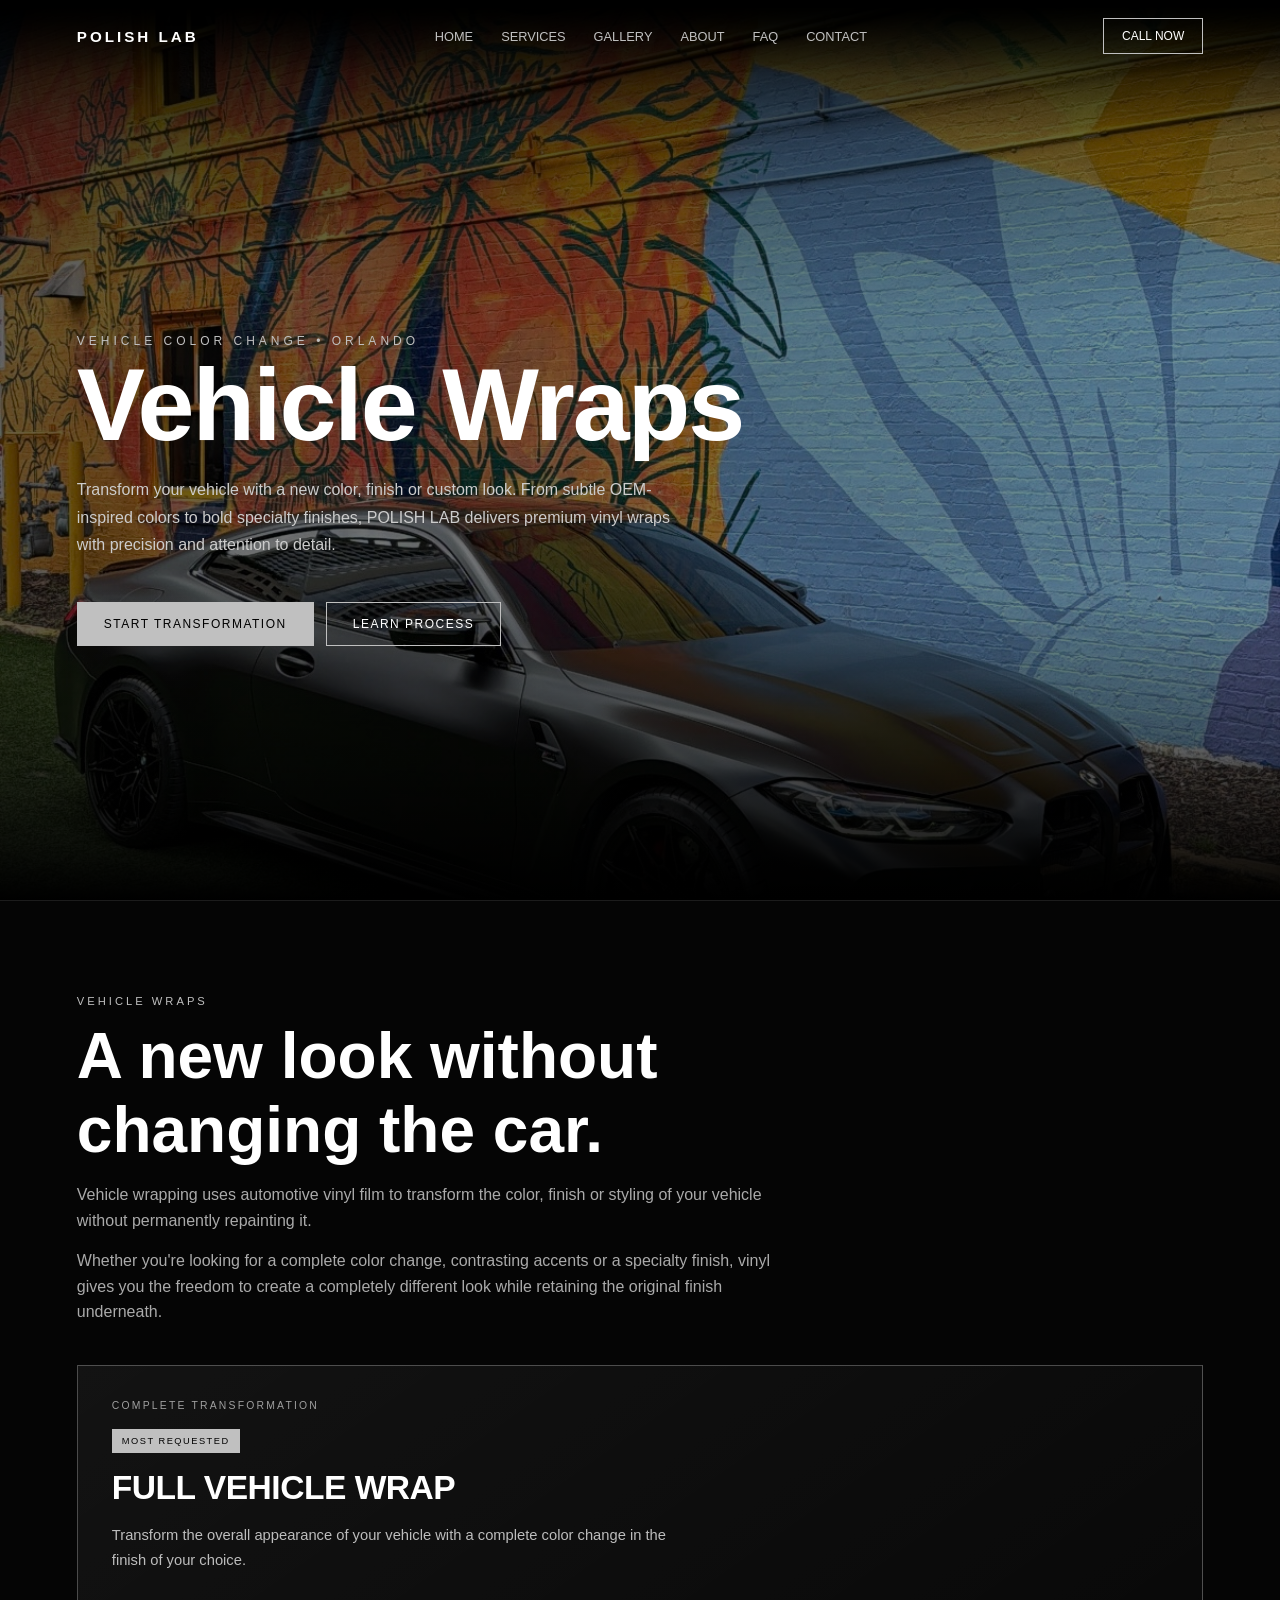
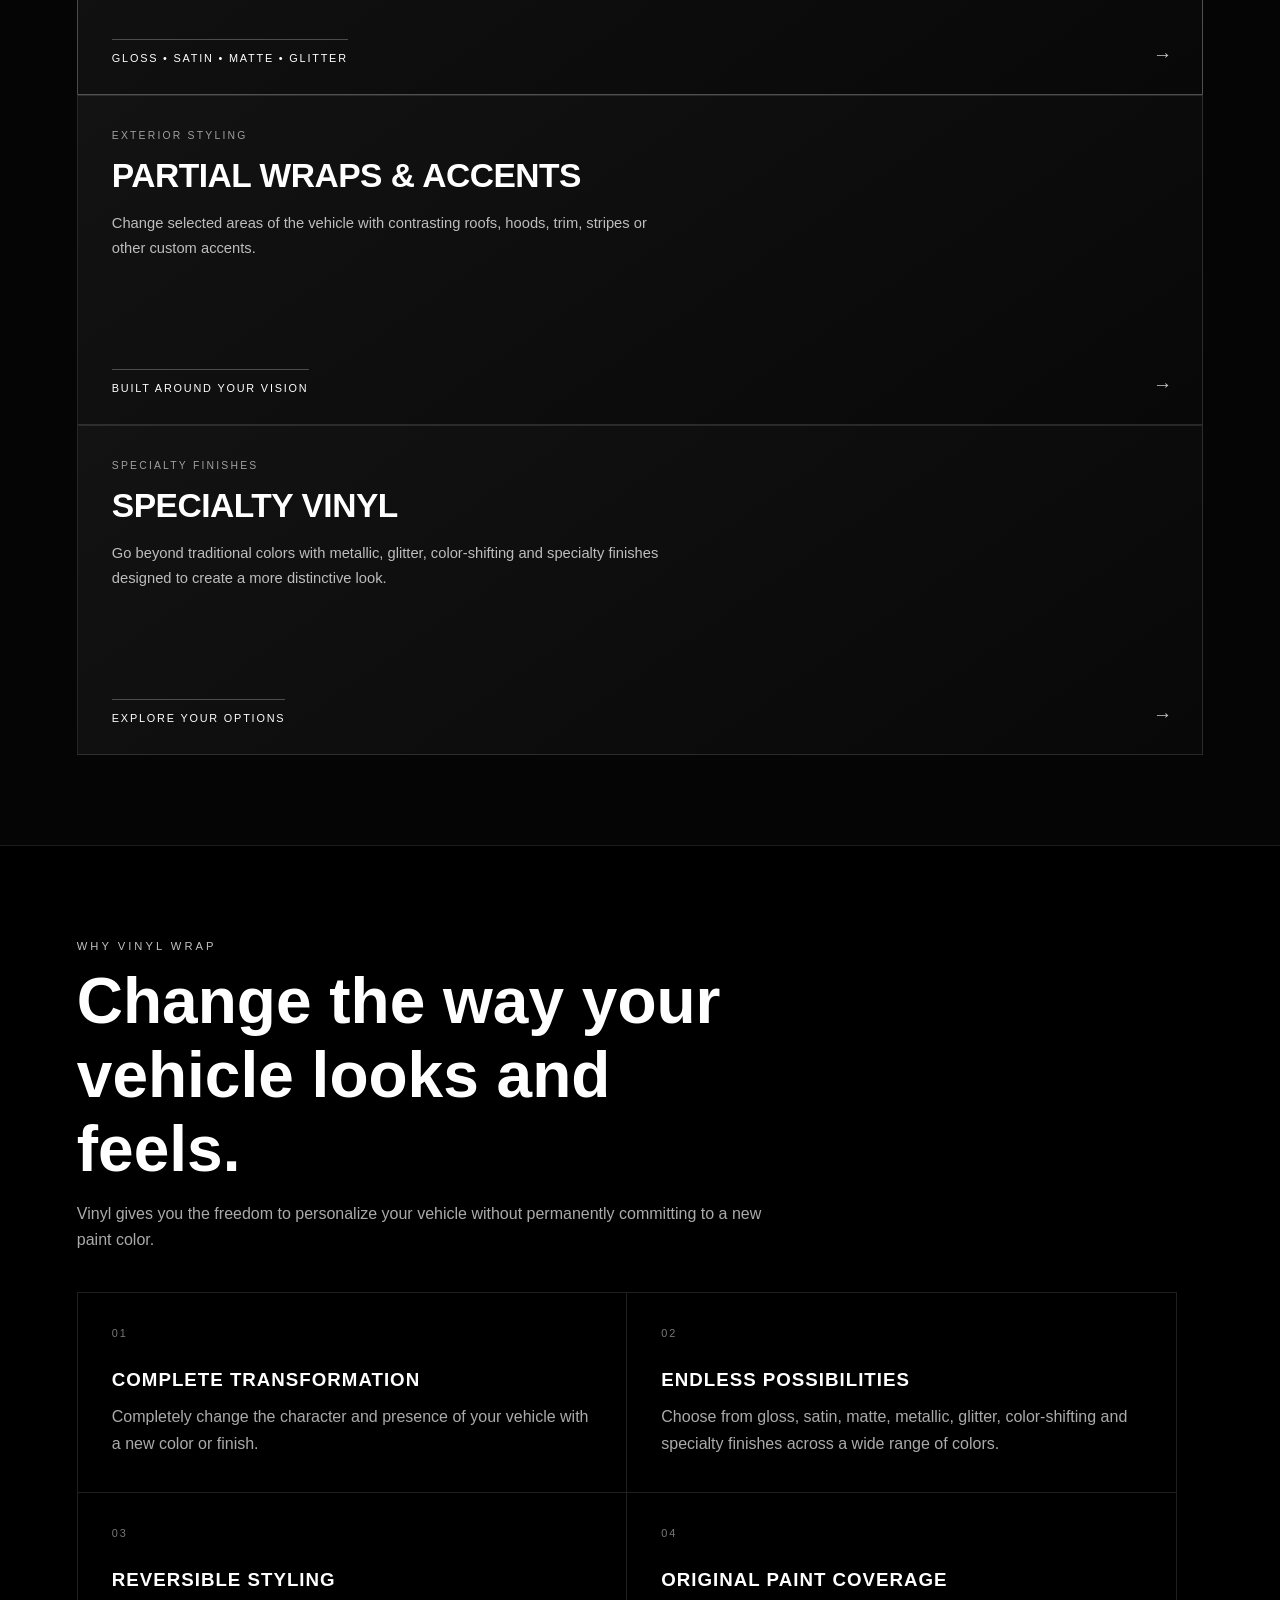
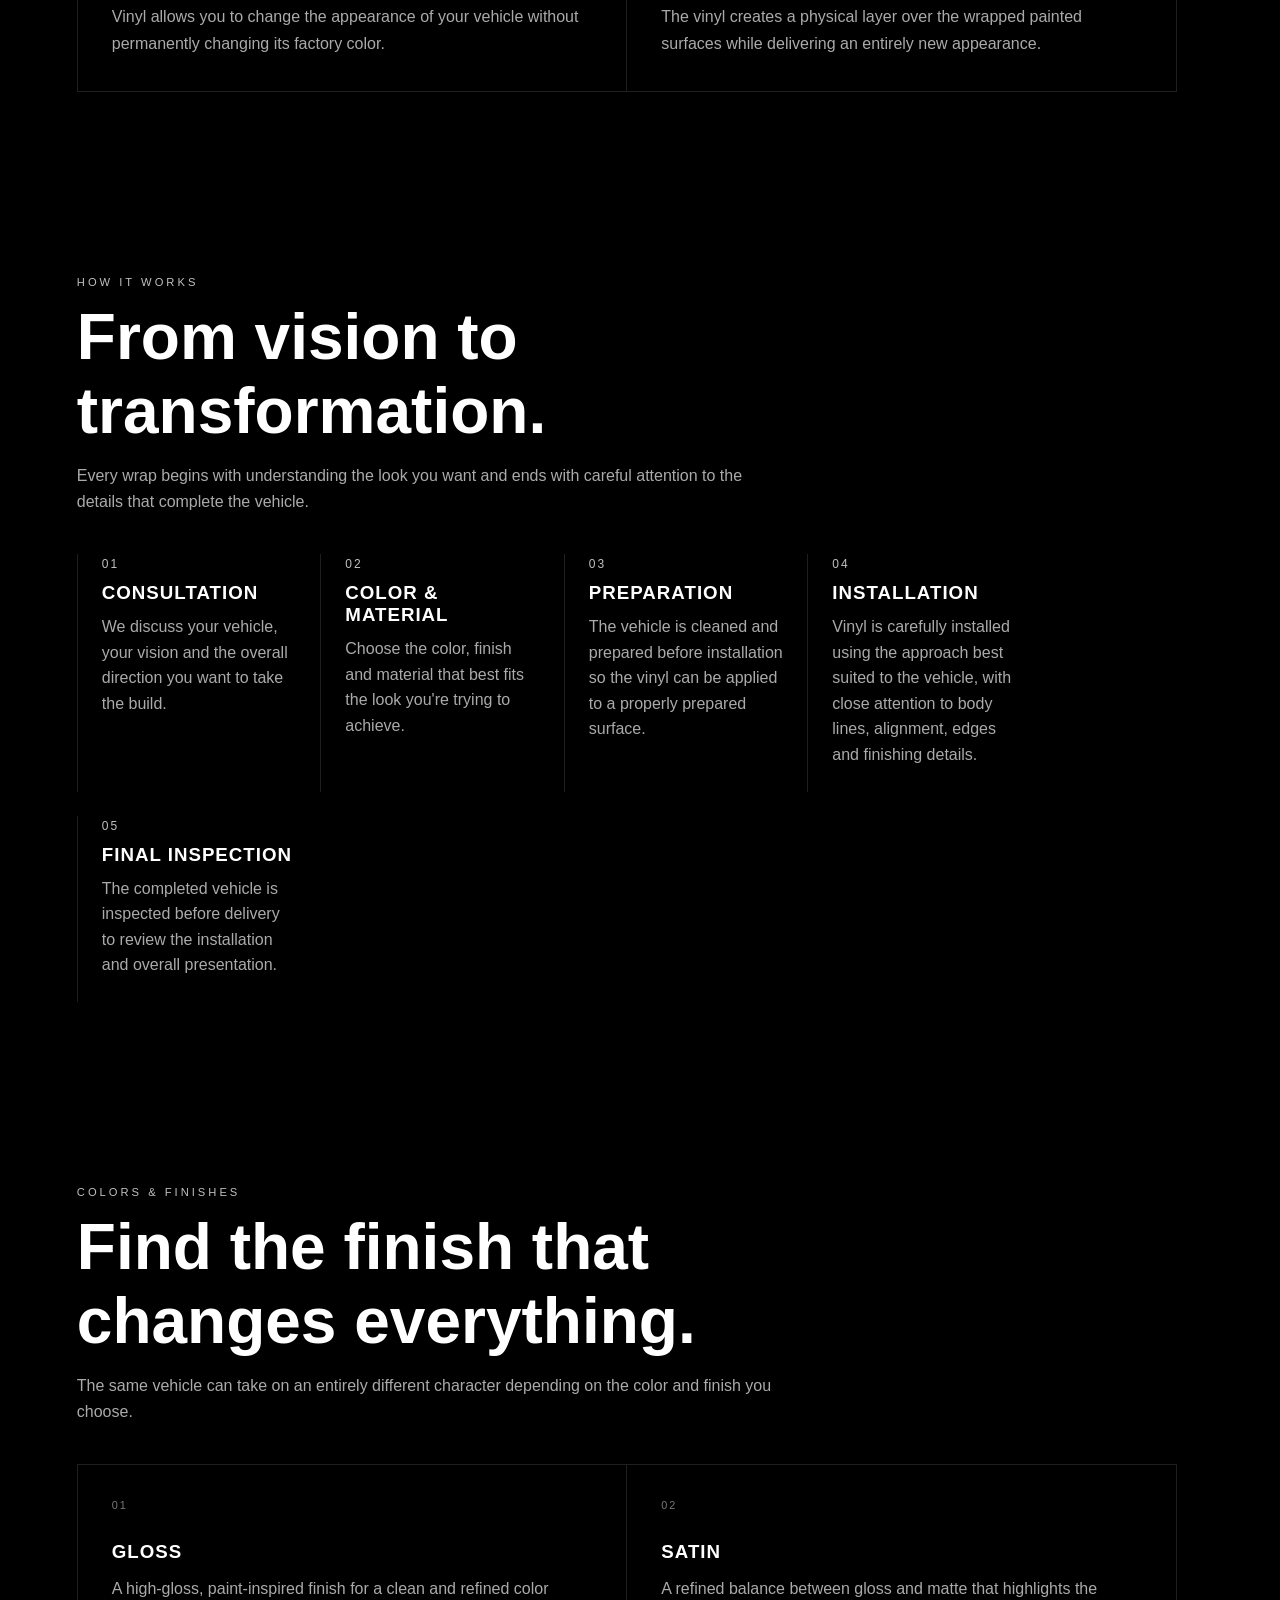
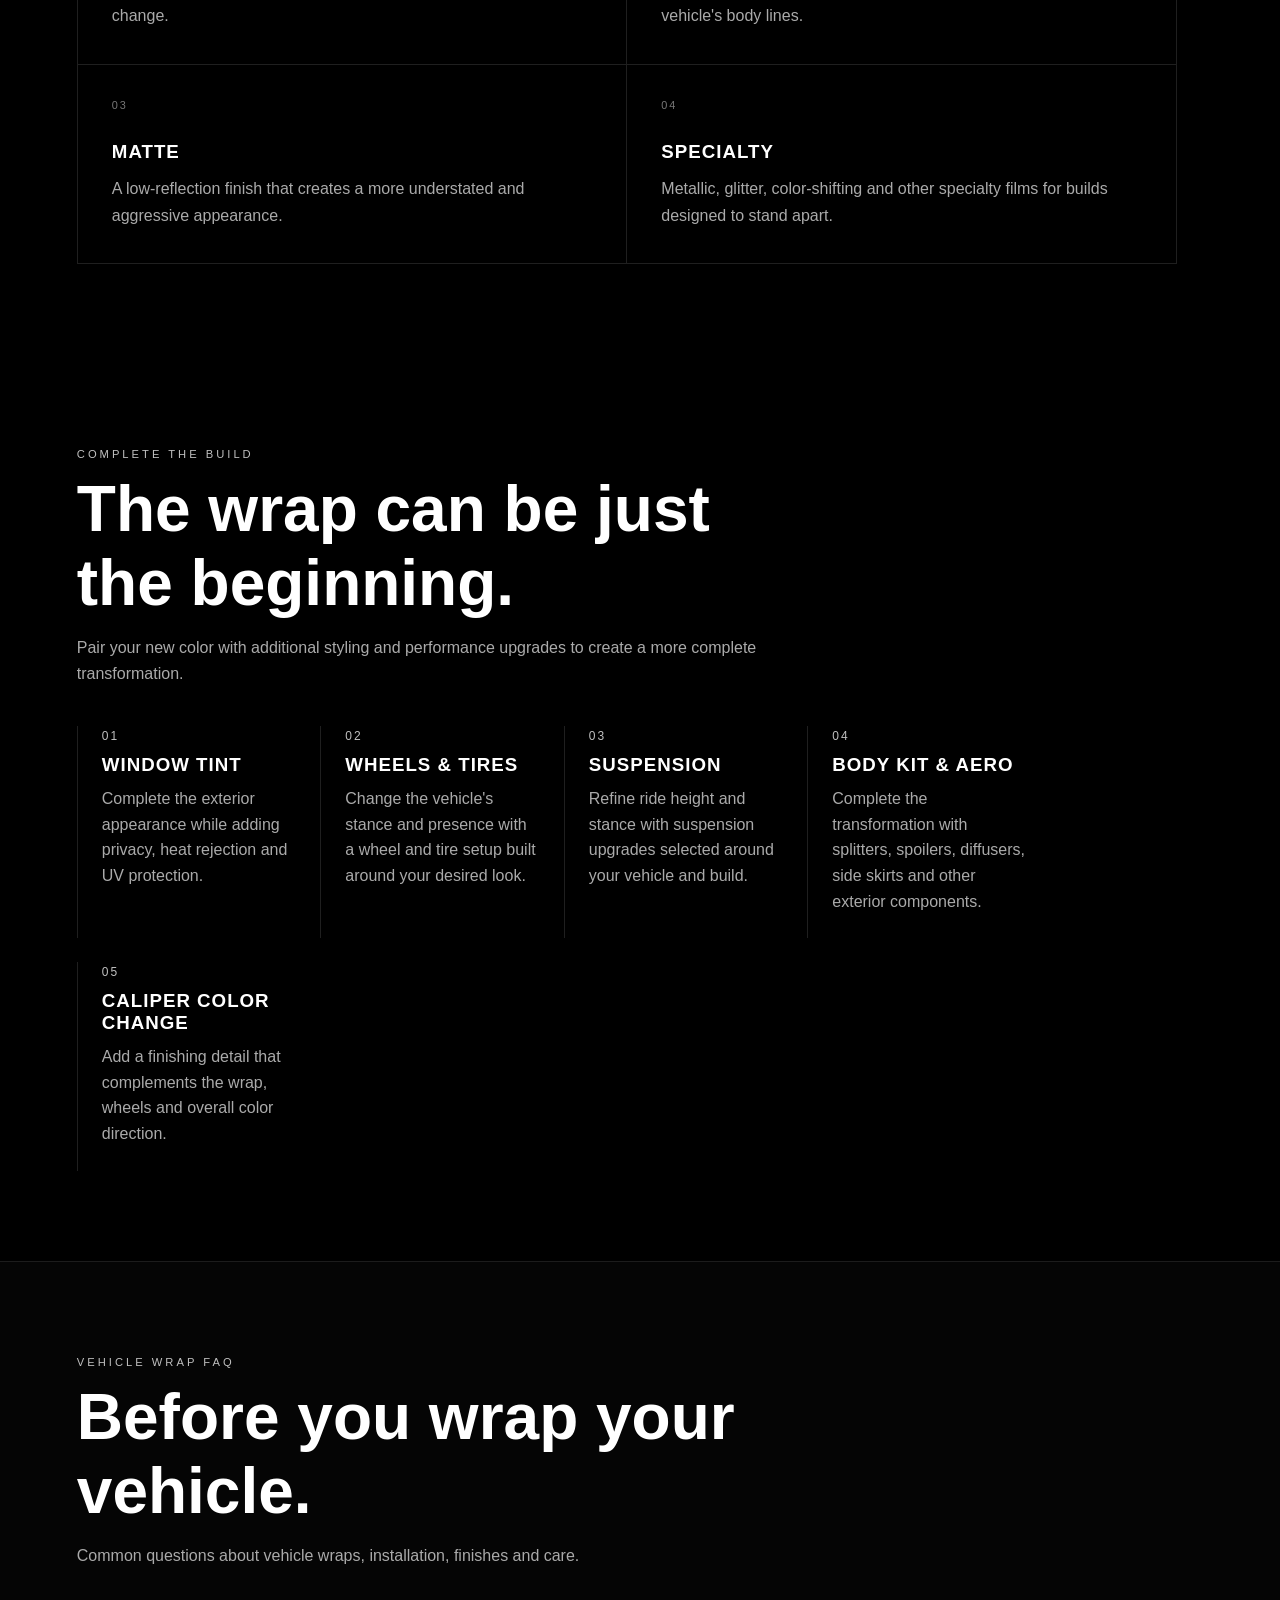
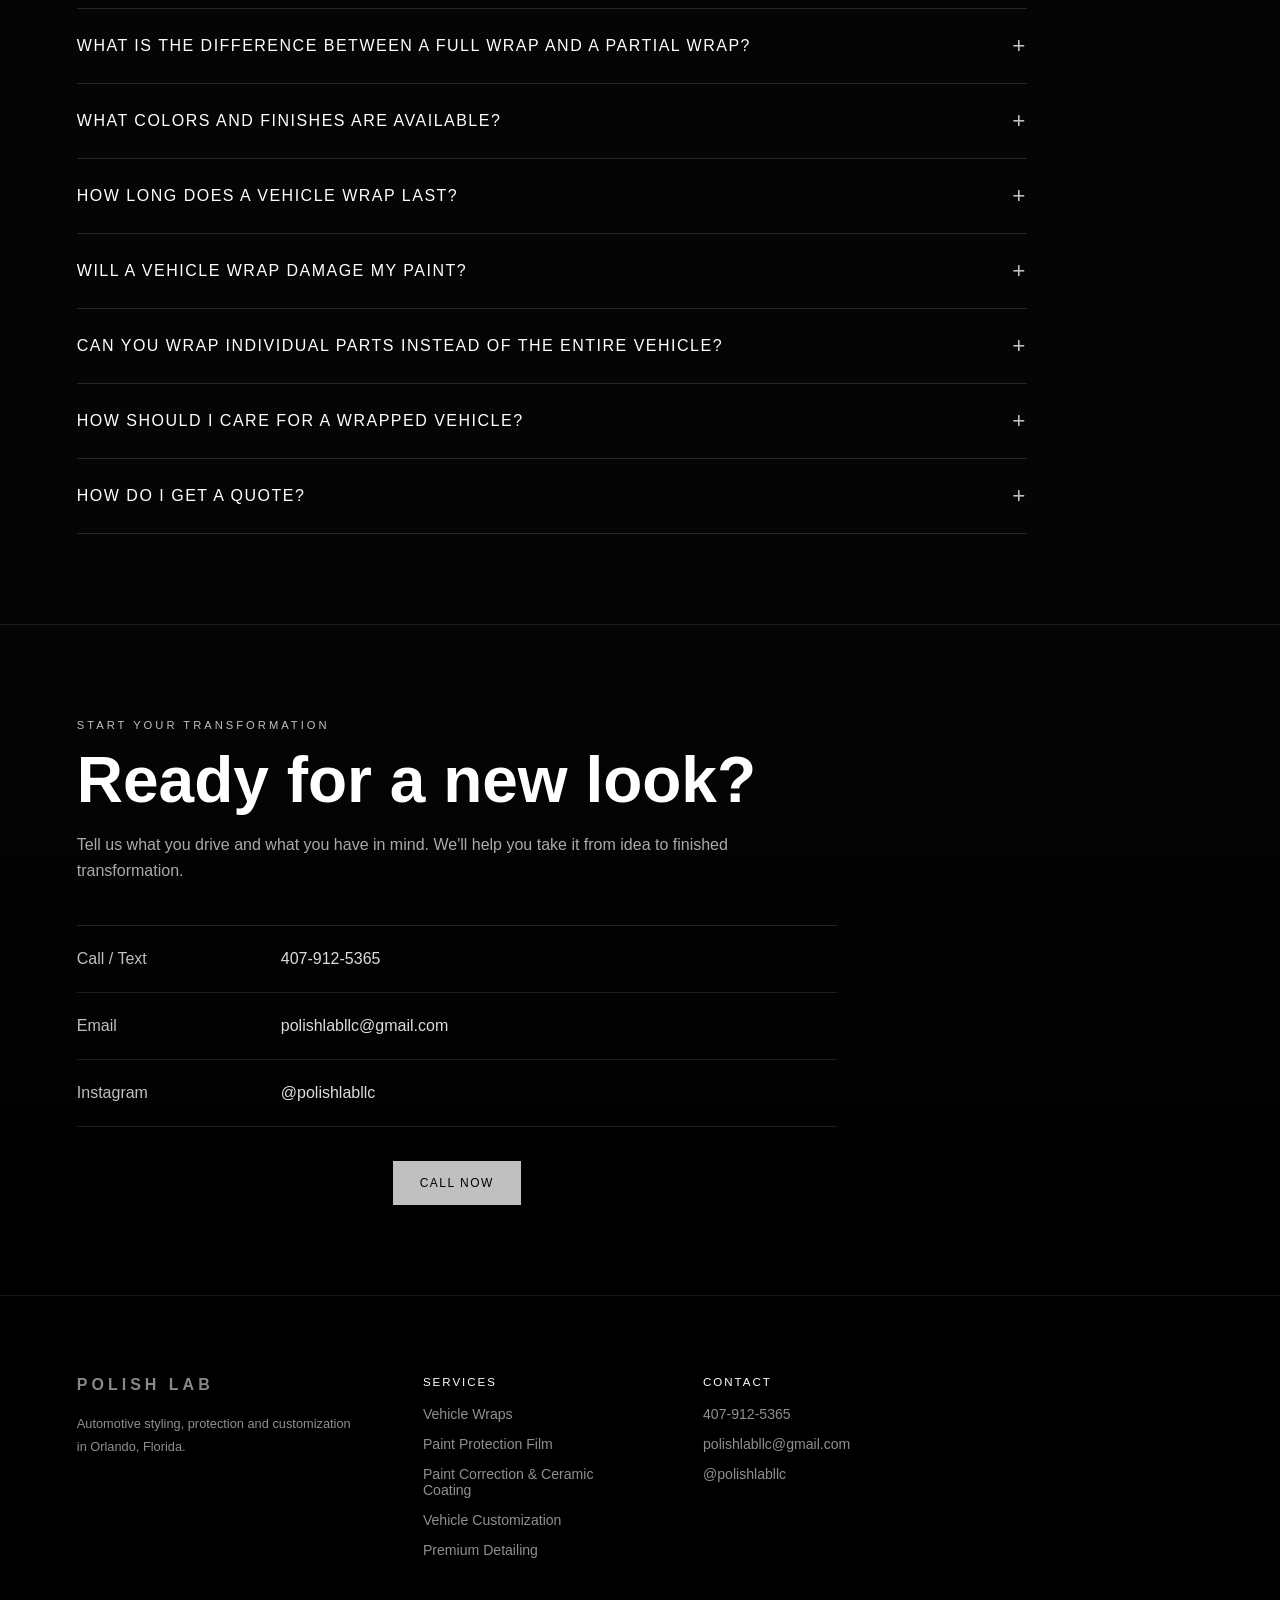
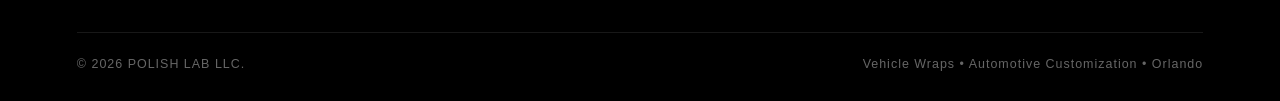
<file: vehicle_wraps.html>
<!DOCTYPE html>
<html lang="en">
  <head>
    <meta charset="UTF-8" />

    <meta
      name="viewport"
      content="width=device-width, initial-scale=1, viewport-fit=cover"
    />

    <link rel="icon" href="polishlabtransparentlogo.png" />

    <title>Vehicle Wraps Orlando | POLISH LAB</title>

    <meta
      name="description"
      content="Premium vehicle wraps in Orlando, FL. POLISH LAB specializes in full color changes, satin, gloss, matte, metallic and specialty vinyl wraps for luxury, exotic and performance vehicles."
    />

    <link rel="canonical" href="https://polishlabllc.com/vinyl_wrap.html" />

    <meta name="theme-color" content="#000000" />

    <link rel="stylesheet" href="styles2.css" />

    <script src="script.js" defer></script>
  </head>

  <body>
    <!-- ================================================= -->
    <!-- NAVBAR -->
    <!-- ================================================= -->

    <header class="navbar">
      <a href="index.html" class="logo" aria-label="POLISH LAB Home">
        POLISH LAB
      </a>

      <nav class="nav-links" aria-label="Primary navigation">
        <a href="index.html"> Home </a>

        <a href="index.html#services"> Services </a>

        <a href="gallery.html"> Gallery </a>

        <a href="about.html"> About </a>

        <a href="#faq"> FAQ </a>

        <a href="#contact"> Contact </a>
      </nav>

      <a href="tel:+14079125365" class="nav-btn desktop-book"> Call Now </a>

      <button
        class="hamburger"
        id="hamburger"
        type="button"
        aria-label="Open navigation menu"
        aria-expanded="false"
        aria-controls="mobileMenu"
      >
        <span></span>
        <span></span>
        <span></span>
      </button>
    </header>

    <!-- ================================================= -->
    <!-- MOBILE MENU -->
    <!-- ================================================= -->

    <div class="mobile-menu" id="mobileMenu">
      <a href="index.html#services"> Services </a>

      <a href="about.html">Get To Know Us</a>

      <a href="#gift-cards">Gift Cards</a>

      <a href="#faq">FAQ</a>

      <a href="tel:+14079125365">Call Now</a>
    </div>

    <main>
      <!-- ================================================= -->
      <!-- HERO -->
      <!-- ================================================= -->

      <section class="service-hero vinyl-wrap-hero">
        <div class="service-hero-content">
          <div class="eyebrow">VEHICLE COLOR CHANGE • ORLANDO</div>
          <h1>Vehicle Wraps</h1>

          <p>
            Transform your vehicle with a new color, finish or custom look. From
            subtle OEM-inspired colors to bold specialty finishes, POLISH LAB
            delivers premium vinyl wraps with precision and attention to detail.
          </p>

          <div class="hero-buttons">
            <a class="btn btn-primary" href="tel:+14079125365">
              Start Transformation
            </a>

            <a class="btn btn-secondary" href="#process"> Learn Process </a>
          </div>
        </div>
      </section>

      <!-- ================================================= -->
      <!-- WHAT IS A VEHICLE WRAP -->
      <!-- ================================================= -->

      <section class="packages" id="vehicle-wraps">
        <div class="section-header">
          <span> Vehicle Wraps </span>

          <h2>A new look without changing the car.</h2>

          <p>
            Vehicle wrapping uses automotive vinyl film to transform the color,
            finish or styling of your vehicle without permanently repainting it.
          </p>

          <p>
            Whether you're looking for a complete color change, contrasting
            accents or a specialty finish, vinyl gives you the freedom to create
            a completely different look while retaining the original finish
            underneath.
          </p>
        </div>

        <a
          href="start-your-build.html?service=vehicle-wrap"
          class="premium-package featured"
        >
          <span class="package-kicker"> Complete Transformation </span>

          <span class="package-label"> Most Requested </span>

          <h3>Full Vehicle Wrap</h3>

          <p>
            Transform the overall appearance of your vehicle with a complete
            color change in the finish of your choice.
          </p>

          <span class="package-action"> Gloss • Satin • Matte • Glitter </span>
        </a>

        <!-- PARTIAL -->

        <a
          href="start-your-build.html?service=vehicle-wrap"
          class="premium-package"
        >
          <span class="package-kicker"> Exterior Styling </span>

          <h3>Partial Wraps & Accents</h3>

          <p>
            Change selected areas of the vehicle with contrasting roofs, hoods,
            trim, stripes or other custom accents.
          </p>

          <span class="package-action"> Built Around Your Vision </span>
        </a>

        <!-- SPECIALTY -->

        <a
          href="start-your-build.html?service=vehicle-wrap"
          class="premium-package"
        >
          <span class="package-kicker"> Specialty Finishes </span>

          <h3>Specialty Vinyl</h3>

          <p>
            Go beyond traditional colors with metallic, glitter, color-shifting
            and specialty finishes designed to create a more distinctive look.
          </p>

          <span class="package-action"> Explore Your Options </span>
        </a>
      </section>

      <!-- ================================================= -->
      <!-- BENEFITS -->
      <!-- ================================================= -->

      <section class="orlandoLocal">
        <div class="section-header">
          <span> Why Vinyl Wrap </span>

          <h2>Change the way your vehicle looks and feels.</h2>

          <p>
            Vinyl gives you the freedom to personalize your vehicle without
            permanently committing to a new paint color.
          </p>
        </div>

        <div class="orlandoLocalGrid">
          <div class="orlandoLocalItem">
            <span>01</span>

            <h3>Complete Transformation</h3>

            <p>
              Completely change the character and presence of your vehicle with
              a new color or finish.
            </p>
          </div>

          <div class="orlandoLocalItem">
            <span>02</span>

            <h3>Endless Possibilities</h3>

            <p>
              Choose from gloss, satin, matte, metallic, glitter, color-shifting
              and specialty finishes across a wide range of colors.
            </p>
          </div>

          <div class="orlandoLocalItem">
            <span>03</span>

            <h3>Reversible Styling</h3>

            <p>
              Vinyl allows you to change the appearance of your vehicle without
              permanently changing its factory color.
            </p>
          </div>

          <div class="orlandoLocalItem">
            <span>04</span>

            <h3>Original Paint Coverage</h3>

            <p>
              The vinyl creates a physical layer over the wrapped painted
              surfaces while delivering an entirely new appearance.
            </p>
          </div>
        </div>
      </section>

      <!-- ================================================= -->
      <!-- PROCESS -->
      <!-- ================================================= -->

      <section class="process" id="process">
        <div class="section-header">
          <span> How It Works </span>

          <h2>From vision to transformation.</h2>

          <p>
            Every wrap begins with understanding the look you want and ends with
            careful attention to the details that complete the vehicle.
          </p>
        </div>

        <div class="process-list">
          <div>
            <span>01</span>

            <h3>Consultation</h3>

            <p>
              We discuss your vehicle, your vision and the overall direction you
              want to take the build.
            </p>
          </div>

          <div>
            <span>02</span>

            <h3>Color & Material</h3>

            <p>
              Choose the color, finish and material that best fits the look
              you're trying to achieve.
            </p>
          </div>

          <div>
            <span>03</span>

            <h3>Preparation</h3>

            <p>
              The vehicle is cleaned and prepared before installation so the
              vinyl can be applied to a properly prepared surface.
            </p>
          </div>

          <div>
            <span>04</span>

            <h3>Installation</h3>

            <p>
              Vinyl is carefully installed using the approach best suited to the
              vehicle, with close attention to body lines, alignment, edges and
              finishing details.
            </p>
          </div>

          <div>
            <span>05</span>

            <h3>Final Inspection</h3>

            <p>
              The completed vehicle is inspected before delivery to review the
              installation and overall presentation.
            </p>
          </div>
        </div>
      </section>

      <!-- ================================================= -->
      <!-- FINISHES -->
      <!-- ================================================= -->

      <section class="orlandoLocal">
        <div class="section-header">
          <span> Colors & Finishes </span>

          <h2>Find the finish that changes everything.</h2>

          <p>
            The same vehicle can take on an entirely different character
            depending on the color and finish you choose.
          </p>
        </div>

        <div class="orlandoLocalGrid">
          <div class="orlandoLocalItem">
            <span>01</span>

            <h3>Gloss</h3>

            <p>
              A high-gloss, paint-inspired finish for a clean and refined color
              change.
            </p>
          </div>

          <div class="orlandoLocalItem">
            <span>02</span>

            <h3>Satin</h3>

            <p>
              A refined balance between gloss and matte that highlights the
              vehicle's body lines.
            </p>
          </div>

          <div class="orlandoLocalItem">
            <span>03</span>

            <h3>Matte</h3>

            <p>
              A low-reflection finish that creates a more understated and
              aggressive appearance.
            </p>
          </div>

          <div class="orlandoLocalItem">
            <span>04</span>

            <h3>Specialty</h3>

            <p>
              Metallic, glitter, color-shifting and other specialty films for
              builds designed to stand apart.
            </p>
          </div>
        </div>
      </section>

      <!-- ================================================= -->
      <!-- COMPLETE THE BUILD -->
      <!-- ================================================= -->

      <section class="process">
        <div class="section-header">
          <span> Complete The Build </span>

          <h2>The wrap can be just the beginning.</h2>

          <p>
            Pair your new color with additional styling and performance upgrades
            to create a more complete transformation.
          </p>
        </div>

        <div class="process-list">
          <div>
            <span>01</span>

            <h3>Window Tint</h3>

            <p>
              Complete the exterior appearance while adding privacy, heat
              rejection and UV protection.
            </p>
          </div>

          <div>
            <span>02</span>

            <h3>Wheels & Tires</h3>

            <p>
              Change the vehicle's stance and presence with a wheel and tire
              setup built around your desired look.
            </p>
          </div>

          <div>
            <span>03</span>

            <h3>Suspension</h3>

            <p>
              Refine ride height and stance with suspension upgrades selected
              around your vehicle and build.
            </p>
          </div>

          <div>
            <span>04</span>

            <h3>Body Kit & Aero</h3>

            <p>
              Complete the transformation with splitters, spoilers, diffusers,
              side skirts and other exterior components.
            </p>
          </div>

          <div>
            <span>05</span>

            <h3>Caliper Color Change</h3>

            <p>
              Add a finishing detail that complements the wrap, wheels and
              overall color direction.
            </p>
          </div>
        </div>
      </section>

      <!-- ================================================= -->
      <!-- FAQ -->
      <!-- ================================================= -->

      <section class="faq-section" id="faq">
        <div class="section-header">
          <span> Vehicle Wrap FAQ </span>

          <h2>Before you wrap your vehicle.</h2>

          <p>
            Common questions about vehicle wraps, installation, finishes and
            care.
          </p>
        </div>

        <div class="faq">
          <details class="faq-item">
            <summary>
              What is the difference between a full wrap and a partial wrap?
            </summary>

            <div class="faq-answer">
              A full wrap changes the appearance of most or all wrapped exterior
              body panels. A partial wrap focuses on selected areas such as the
              roof, hood, trim or other accents.
            </div>
          </details>

          <details class="faq-item">
            <summary>What colors and finishes are available?</summary>

            <div class="faq-answer">
              Available options vary by manufacturer and include gloss, satin,
              matte, metallic, glitter, color-shifting and specialty finishes.
              We can help narrow down options based on the look you want for
              your vehicle.
            </div>
          </details>

          <details class="faq-item">
            <summary>How long does a vehicle wrap last?</summary>

            <div class="faq-answer">
              Wrap longevity varies based on the material, installation, vehicle
              usage, sun exposure, storage and maintenance. We can discuss
              expected performance and care requirements for the specific film
              selected for your project.
            </div>
          </details>

          <details class="faq-item">
            <summary>Will a vehicle wrap damage my paint?</summary>

            <div class="faq-answer">
              No. When professionally installed and removed, vinyl wraps
              actually protect your original paint and can be removed without
              causing any damage.
            </div>
          </details>

          <details class="faq-item">
            <summary>
              Can you wrap individual parts instead of the entire vehicle?
            </summary>

            <div class="faq-answer">
              Yes. Depending on the project, roofs, hoods, trim and other
              exterior areas can be wrapped independently to create contrast or
              accents without completing a full color change.
            </div>
          </details>

          <details class="faq-item">
            <summary>How should I care for a wrapped vehicle?</summary>

            <div class="faq-answer">
              Proper hand washing and vinyl-safe products are recommended. Care
              requirements can vary depending on the film and finish selected
              for your vehicle.
            </div>
          </details>

          <details class="faq-item">
            <summary>How do I get a quote?</summary>

            <div class="faq-answer">
              Contact POLISH LAB with the year, make and model of your vehicle
              along with the color or finish you have in mind. Inspiration
              photos are also helpful when planning your project.
            </div>
          </details>
        </div>
      </section>
    </main>

    <!-- ================================================= -->
    <!-- CONTACT -->
    <!-- ================================================= -->

    <section class="contact" id="contact">
      <div class="section-header">
        <span> Start Your Transformation </span>

        <h2>Ready for a new look?</h2>

        <p>
          Tell us what you drive and what you have in mind. We'll help you take
          it from idea to finished transformation.
        </p>
      </div>

      <div class="contact-card">
        <a href="tel:+14079125365" class="contact-line">
          <span> Call / Text </span>

          <strong> 407-912-5365 </strong>
        </a>

        <a href="mailto:polishlabllc@gmail.com" class="contact-line">
          <span> Email </span>

          <strong> polishlabllc@gmail.com </strong>
        </a>

        <a
          href="https://instagram.com/polishlabllc"
          class="contact-line"
          target="_blank"
          rel="noopener"
        >
          <span> Instagram </span>

          <strong> @polishlabllc </strong>
        </a>

        <a href="tel:+14079125365" class="btn btn-primary contact-btn">
          Call Now
        </a>
      </div>
    </section>

    <!-- ================================================= -->
    <!-- FOOTER -->
    <!-- ================================================= -->

    <footer class="site-footer">
      <div class="footer-top">
        <div class="footer-brand">
          <h3>POLISH LAB</h3>

          <p>
            Automotive styling, protection and customization in Orlando,
            Florida.
          </p>
        </div>

        <div class="footer-links">
          <span> Services </span>

          <a href="vehicle_wraps.html"> Vehicle Wraps </a>

          <a href="ppf.html"> Paint Protection Film </a>

          <a href="ceramic_coating.html">
            Paint Correction & Ceramic Coating
          </a>

          <a href="customization.html"> Vehicle Customization </a>

          <a href="auto_detailing.html"> Premium Detailing </a>
        </div>

        <div class="footer-contact">
          <span> Contact </span>

          <a href="tel:+14079125365"> 407-912-5365 </a>

          <a href="mailto:polishlabllc@gmail.com"> polishlabllc@gmail.com </a>

          <a
            href="https://instagram.com/polishlabllc"
            target="_blank"
            rel="noopener"
          >
            @polishlabllc
          </a>
        </div>
      </div>

      <div class="footer-bottom">
        <p>© 2026 POLISH LAB LLC.</p>

        <p>Vehicle Wraps • Automotive Customization • Orlando</p>
      </div>
    </footer>
  </body>
</html>
</file>
<file: styles2.css>
/* RESET */
* {
  margin: 0;
  padding: 0;
  box-sizing: border-box;
}

html {
  scroll-behavior: smooth;
}

body {
  font-family: Arial, Helvetica, sans-serif;
  background: #000;
  color: #fff;
}

a {
  text-decoration: none;
  color: inherit;
}

/* ========================= */
/* NAVBAR */
/* ========================= */
.navbar {
  position: fixed;
  top: 0;
  width: 100%;
  padding: 18px 6%;
  display: flex;
  justify-content: space-between;
  align-items: center;
  background: linear-gradient(
    to bottom,
    rgba(0, 0, 0, 0.92),
    rgba(0, 0, 0, 0.35),
    transparent
  );
  z-index: 1000;
}

.logo {
  font-weight: 800;
  letter-spacing: 3px;
  font-size: 0.95rem;
  white-space: nowrap;
}

.nav-links {
  display: flex;
  gap: 28px;
  color: #c0c0c0;
  font-size: 0.8rem;
  text-transform: uppercase;
}

.nav-links a:hover {
  color: #fff;
}

.nav-btn {
  border: 1px solid #c0c0c0;
  padding: 10px 18px;
  text-transform: uppercase;
  font-size: 0.75rem;
  transition: 0.3s ease;
  white-space: nowrap;
}

.nav-btn:hover {
  background: #c0c0c0;
  color: #000;
}

/* ========================= */
/* MOBILE HAMBURGER MENU */
/* ========================= */
.hamburger {
  display: none;
  width: 32px;
  height: 24px;
  background: transparent;
  border: none;
  cursor: pointer;
  position: relative;
  z-index: 1002;
}

.hamburger span {
  display: block;
  width: 100%;
  height: 1.5px;
  background: #c0c0c0;
  position: absolute;
  left: 0;
  transition: 0.3s ease;
}

.hamburger span:nth-child(1) {
  top: 2px;
}

.hamburger span:nth-child(2) {
  top: 11px;
}

.hamburger span:nth-child(3) {
  top: 20px;
}

.hamburger.active span:nth-child(1) {
  top: 11px;
  transform: rotate(45deg);
}

.hamburger.active span:nth-child(2) {
  opacity: 0;
}

.hamburger.active span:nth-child(3) {
  top: 11px;
  transform: rotate(-45deg);
}

.mobile-menu {
  position: fixed;
  top: 0;
  left: 0;
  width: 100%;
  padding: 92px 6% 28px;
  background: rgba(0, 0, 0, 0.88);
  backdrop-filter: blur(18px);
  z-index: 999;
  display: flex;
  flex-direction: column;
  gap: 0;
  transform: translateY(-100%);
  opacity: 0;
  pointer-events: none;
  transition: transform 0.35s ease, opacity 0.35s ease;
  border-bottom: 1px solid rgba(192, 192, 192, 0.16);
}

.mobile-menu.active {
  transform: translateY(0);
  opacity: 1;
  pointer-events: auto;
}

.mobile-menu a {
  padding: 18px 0;
  color: #dcdcdc;
  text-transform: uppercase;
  letter-spacing: 2px;
  font-size: 0.78rem;
  border-bottom: 1px solid rgba(192, 192, 192, 0.12);
}

.mobile-book-btn {
  color: #fff !important;

  border-bottom: none;
}

@media (max-width: 768px) {
  .navbar {
    padding: 16px 5%;
    background: linear-gradient(
      to bottom,
      rgba(0, 0, 0, 0.82),
      rgba(0, 0, 0, 0.45),
      rgba(0, 0, 0, 0.08),
      transparent
    );
    backdrop-filter: blur(0.5px);
  }

  .logo {
    font-size: 0.9rem;
    letter-spacing: 2px;
  }

  .nav-links,
  .desktop-book,
  .nav-btn {
    display: none;
  }

  .hamburger {
    display: block;
  }
}

@media (min-width: 769px) {
  .mobile-menu {
    display: none;
  }
}

@media (max-width: 380px) {
  .logo {
    font-size: 0.78rem;
    letter-spacing: 1.5px;
  }
}

/* ========================= */
/* HERO */
/* ========================= */
.hero {
  min-height: 100vh;

  background:
  
      /* TOP + BOTTOM FADE */ linear-gradient(
      to bottom,

      #000 0%,

      rgba(0, 0, 0, 0) 15%,

      rgba(0, 0, 0, 0) 35%,

      rgba(0, 0, 0, 0) 65%,

      rgba(0, 0, 0, 0) 85%,

      #000 100%
    ),
    /* LEFT DARK FOR TEXT */
      linear-gradient(
        to right,

        rgba(0, 0, 0, 0.6),
        rgba(0, 0, 0, 0.4)
      ),
    url("mclaren-720s.JPG");

  background-size: cover;

  background-position: center;

  display: flex;

  align-items: center;

  padding: 0 6%;
}

.hero-content {
  max-width: 700px;
  padding-top: 80px;
}

.eyebrow {
  color: #c0c0c0;
  text-transform: uppercase;
  letter-spacing: 4px;
  font-size: 0.75rem;
  margin-bottom: 10px;
}

.hero h1 {
  font-size: clamp(3.2rem, 8vw, 7rem);
  line-height: 0.92;
  letter-spacing: -2px;
  margin-bottom: 24px;
}

.hero p {
  color: #ccc;
  max-width: 600px;
  line-height: 1.7;
  margin-bottom: 20px;
}

.hero-buttons {
  display: flex;
  gap: 12px;
  flex-wrap: wrap;
  margin-top: 44px;
}

/* ========================= */
/* BUTTONS */
/* ========================= */
.btn {
  padding: 14px 26px;
  border: 1px solid #c0c0c0;
  text-transform: uppercase;
  font-size: 0.75rem;
  letter-spacing: 1.5px;
  transition: 0.3s ease;
}

.btn-primary {
  background: #c0c0c0;
  color: #000;
}

.btn-primary:hover {
  background: #fff;
}

.btn-secondary:hover {
  background: #c0c0c0;
  color: #000;
}

/* ========================= */
/* SECTIONS */
/* ========================= */
section {
  padding: 90px 6%;
}

.section-header {
  margin-bottom: 40px;
  max-width: 700px;
}

.section-header span {
  color: #c0c0c0;
  text-transform: uppercase;
  letter-spacing: 3px;
  font-size: 0.7rem;
}

.section-header h2 {
  font-size: clamp(2.2rem, 5vw, 4rem);
  margin-top: 10px;
}

.section-header p {
  margin-top: 15px;
  color: #aaa;
  line-height: 1.6;
}

/* ========================= */
/* SERVICES */
/* ========================= */
.services-grid {
  display: grid;
  grid-template-columns: 1fr;
  gap: 16px;
}

.service-card {
  position: relative;
  height: 320px;
  background-size: cover;
  background-position: center;
  cursor: pointer;
  overflow: hidden;
}

.service-card::after {
  content: "";
  position: absolute;
  inset: 0;
  background: rgba(0, 0, 0, 0.4);
}

.service-content {
  position: absolute;
  bottom: 20px;
  left: 20px;
  z-index: 2;
}

.service-content h3 {
  font-size: 1.2rem;
  text-transform: uppercase;
  margin-bottom: 8px;
}

.service-content p {
  font-size: 0.85rem;
  color: #ccc;
}

.price {
  display: inline-flex;

  align-items: center;

  gap: 10px;

  margin-top: 18px;

  font-size: 0.7rem;

  letter-spacing: 2px;

  text-transform: uppercase;

  color: #fff;

  border-top: 1px solid rgba(192, 192, 192, 0.4);

  padding-top: 12px;
}

@media (min-width: 901px) {
  .services-grid {
    grid-template-columns: repeat(2, 1fr);

    gap: 24px;
  }

  .service-card {
    height: 540px;
  }
}

/* ========================= */
/* ABOUT CINEMATIC SECTION */
/* ========================= */
.about {
  position: relative;

  min-height: 100vh;

  width: 100%;

  background: /* TOP + BOTTOM FADE */ linear-gradient(
      to bottom,

      #000 0%,

      rgba(0, 0, 0, 0) 10%,

      rgba(0, 0, 0, 0) 35%,

      rgba(0, 0, 0, 0) 65%,

      rgba(0, 0, 0, 0) 85%,

      #000 100%
    ),
    /* LEFT DARK FOR TEXT */
      linear-gradient(
        to right,

        rgba(0, 0, 0, 0.6),
        rgba(0, 0, 0, 0.4)
      ),
    url("about.jpg");

  background-size: cover;

  background-position: center;

  background-repeat: no-repeat;

  display: flex;

  align-items: center;

  padding: 0 6%;

  overflow: hidden;
}

.about-content {
  position: relative;
  z-index: 2;
  max-width: 760px;
  padding-top: 60px;
}

.about .section-header {
  margin-bottom: 30px;
}

.about .section-header h2 {
  max-width: 780px;
  line-height: 0.95;
}

.about .section-header p {
  max-width: 680px;
  font-size: 1rem;
  color: #d0d0d0;
}

.about-actions {
  display: flex;

  gap: 22px;

  flex-wrap: wrap;

  margin: 30px 0 10px;
}

.about-pill {
  position: relative;

  color: #9a9a9a;

  font-size: 0.75rem;

  letter-spacing: 1.5px;

  text-transform: uppercase;

  padding-bottom: 6px;

  transition: 0.3s ease;
}

/* subtle underline (hidden by default) */

.about-pill::after {
  content: "";

  position: absolute;

  left: 0;

  bottom: 0;

  width: 0%;

  height: 1px;

  background: #c0c0c0;

  transition: width 0.3s ease;
}

/* hover effect */

.about-pill:hover {
  color: #fff;
}

.about-pill:hover::after {
  width: 100%;
}

/* active state */

.about-pill.active {
  color: #fff;
}

.about-pill.active::after {
  width: 100%;
}

.about-cta {
  margin-top: 28px;

  display: flex;

  justify-content: center;
}

.about .features {
  display: grid;
  grid-template-columns: repeat(2, minmax(0, 1fr));
  gap: 14px;
  max-width: 760px;
}

.about .feature {
  border: 1px solid rgba(192, 192, 192, 0.18);
  background: rgba(0, 0, 0, 0.35);
  backdrop-filter: blur(8px);
  padding: 20px;
}

.about .feature strong {
  display: block;
  color: #fff;
  text-transform: uppercase;
  letter-spacing: 1.4px;
  font-size: 0.78rem;
  margin-bottom: 8px;
}

.about .feature span {
  color: #bcbcbc;
  line-height: 1.5;
  font-size: 0.88rem;
}

@media (max-width: 768px) {
  .about {
    min-height: auto;
    padding: 90px 6%;
  }

  .about .features {
    grid-template-columns: 1fr;
  }

  .about-pill {
    width: 100%;
    text-align: center;
  }
}

/* ========================= */
/* FAQ */
/* ========================= */
.faq-section {
  background: #050505;
  border-top: 1px solid rgba(192, 192, 192, 0.12);
  border-bottom: 1px solid rgba(192, 192, 192, 0.12);
}

.faq {
  max-width: 950px;
}

.faq-item {
  border-bottom: 1px solid rgba(192, 192, 192, 0.18);
  padding: 24px 0;
}

.faq-item:first-child {
  border-top: 1px solid rgba(192, 192, 192, 0.18);
}

.faq-item summary {
  list-style: none;
  cursor: pointer;
  color: #fff;
  font-size: 1rem;
  text-transform: uppercase;
  letter-spacing: 1.5px;
  display: flex;
  justify-content: space-between;
  align-items: center;
}

.faq-item summary::-webkit-details-marker {
  display: none;
}

.faq-item summary::after {
  content: "+";
  color: #c0c0c0;
  font-size: 1.4rem;
  transition: 0.3s ease;
}

.faq-item[open] summary::after {
  content: "–";
}

.faq-answer {
  color: #bdbdbd;
  line-height: 1.7;
  max-width: 780px;
  padding-top: 18px;
  font-size: 0.95rem;
}

@media (max-width: 768px) {
  .faq-item summary {
    font-size: 0.85rem;
    gap: 20px;
  }

  .faq-answer {
    font-size: 0.9rem;
  }
}
/* ========================= */
/* CTA */
/* ========================= */
.cta {
  text-align: center;
  padding: 100px 6%;
}

.cta h2 {
  font-size: clamp(2rem, 6vw, 4rem);
  margin-bottom: 20px;
}

.cta p {
  color: #ccc;
  max-width: 600px;
  margin: 0 auto 25px;
}

/* ========================= */
/* FOOTER */
/* ========================= */
footer {
  padding: 30px 6%;
  border-top: 1px solid #333;
  display: flex;
  flex-direction: column;
  gap: 10px;
  color: #888;
  font-size: 0.8rem;
}

/* ========================= */
/* SERVICE PAGE */
/* ========================= */

.service-hero {
  min-height: 100vh;
  display: flex;
  align-items: center;
  padding: 0 6%;
  background-size: cover;
  background-position: center;
}

.service-hero-content {
  max-width: 700px;
  padding-top: 80px;
}

.service-hero-content h1 {
  font-size: clamp(3.2rem, 8vw, 7rem);
  line-height: 0.92;
  letter-spacing: -2px;
  margin-bottom: 24px;
}

.service-hero-content p {
  color: #d0d0d0;
  max-width: 650px;
  line-height: 1.7;
  margin-bottom: 32px;
}

.service-intro {
  background: #000;
}

/* ========================= */
/* PREMIUM PACKAGE CARDS */
/* ========================= */
.package-list-premium {
  display: grid;
  grid-template-columns: 1fr;
  gap: 18px;
}

.premium-package {
  display: block;
  position: relative;
  min-height: 280px;
  padding: 34px;
  color: inherit;
  text-decoration: none;
  overflow: hidden;

  border: 1px solid rgba(192, 192, 192, 0.16);

  background: linear-gradient(
    145deg,
    rgba(255, 255, 255, 0.055),
    rgba(255, 255, 255, 0.012)
  );

  transition: transform 0.35s ease, border-color 0.35s ease,
    background 0.35s ease;
}

.premium-package::before {
  content: "";
  position: absolute;
  inset: 0;
  background: radial-gradient(
    circle at top right,
    rgba(192, 192, 192, 0.13),
    transparent 34%
  );
  opacity: 0;
  transition: 0.35s ease;
  pointer-events: none;
}

.premium-package::after {
  content: "→";
  position: absolute;
  right: 30px;
  bottom: 28px;
  color: #c0c0c0;
  font-size: 1.2rem;
  transition: 0.35s ease;
}

.premium-package:hover {
  transform: translateY(-6px);
  border-color: rgba(192, 192, 192, 0.45);
  background: linear-gradient(
    145deg,
    rgba(255, 255, 255, 0.075),
    rgba(255, 255, 255, 0.02)
  );
}

.premium-package:hover::before {
  opacity: 1;
}

.premium-package:hover::after {
  transform: translateX(6px);
  color: #fff;
}

.package-kicker {
  display: block;
  color: #9f9f9f;
  text-transform: uppercase;
  letter-spacing: 2.2px;
  font-size: 0.65rem;
  margin-bottom: 18px;
}

.package-label {
  display: inline-block;
  color: #000;
  background: #c0c0c0;
  padding: 7px 10px;
  text-transform: uppercase;
  letter-spacing: 1.5px;
  font-size: 0.58rem;
  margin-bottom: 18px;
}

.premium-package h3 {
  max-width: 82%;
  font-size: clamp(1.45rem, 3vw, 2.1rem);
  line-height: 1;
  text-transform: uppercase;
  letter-spacing: -0.5px;
  margin-bottom: 18px;
}

.premium-package p {
  max-width: 560px;
  color: #bdbdbd;
  line-height: 1.7;
  font-size: 0.92rem;
  margin-bottom: 36px;
}

.package-action {
  position: absolute;
  left: 34px;
  bottom: 30px;
  color: #fff;
  text-transform: uppercase;
  letter-spacing: 1.8px;
  font-size: 0.68rem;
  border-top: 1px solid rgba(192, 192, 192, 0.35);
  padding-top: 12px;
}

.premium-package.featured {
  border-color: rgba(192, 192, 192, 0.36);
}

.premium-package.maintenance {
  border-color: rgba(192, 192, 192, 0.26);
}

@media (min-width: 901px) {
  .package-list-premium {
    grid-template-columns: repeat(2, 1fr);
    gap: 24px;
  }

  .premium-package {
    min-height: 330px;
  }
}

@media (max-width: 768px) {
  .premium-package {
    padding: 28px;
    min-height: 310px;
  }

  .premium-package h3 {
    max-width: 100%;
  }

  .package-action {
    left: 28px;
    bottom: 28px;
  }

  .premium-package::after {
    right: 26px;
    bottom: 26px;
  }
}

.process {
  background: #000;
}

.process-list {
  display: grid;
  grid-template-columns: 1fr;
  gap: 24px;
  max-width: 950px;
}

.process-list div {
  border-bottom: 1px solid rgba(192, 192, 192, 0.16);
  padding-bottom: 24px;
}

.process-list span {
  color: #c0c0c0;
  letter-spacing: 2px;
  font-size: 0.75rem;
}

.process-list h3 {
  text-transform: uppercase;
  margin: 10px 0;
  letter-spacing: 1px;
}

.process-list p {
  color: #aaa;
  line-height: 1.6;
}

@media (min-width: 901px) {
  .service-hero {
    padding: 0 7%;
  }

  .process-list {
    grid-template-columns: repeat(4, 1fr);
  }

  .process-list div {
    border-bottom: none;
    border-left: 1px solid rgba(192, 192, 192, 0.16);
    padding-left: 24px;
  }
}

/* ========================= */
/* auto SERVICE PAGE */
/* ========================= */

.service-hero {
  min-height: 100vh;
  display: flex;
  align-items: center;
  padding: 0 6%;
  background-size: cover;
  background-position: center;
}

.auto-hero {
  min-height: 100vh;

  background:
    
        /* TOP + BOTTOM FADE */ linear-gradient(
      to bottom,

      #000 0%,

      rgba(0, 0, 0, 0.3) 15%,

      rgba(0, 0, 0, 0) 35%,

      rgba(0, 0, 0, 0) 65%,

      rgba(0, 0, 0, 0.4) 85%,

      #000 100%
    ),
    /* LEFT DARK FOR TEXT */
      linear-gradient(
        to right,

        rgba(0, 0, 0, 0.6),
        rgba(0, 0, 0, 0.4)
      ),
    url("ferrari-f8.JPG");

  background-size: cover;

  background-position: center;

  display: flex;

  align-items: center;

  padding: 0 6%;
}

.service-hero-content {
  max-width: 700px;
  padding-top: 80px;
}

.service-hero-content span {
  color: #c0c0c0;
  text-transform: uppercase;
  letter-spacing: 4px;
  font-size: 0.75rem;
}

.service-hero-content h1 {
  font-size: clamp(3.2rem, 8vw, 7rem);
  line-height: 0.92;
  letter-spacing: -2px;
  margin-bottom: 24px;
}

.service-hero-content p {
  color: #ccc;
  max-width: 600px;
  line-height: 1.7;
  margin-bottom: 20px;
}

.service-intro {
  background: #000;
}

.packages {
  background: #050505;
  border-top: 1px solid rgba(192, 192, 192, 0.12);
  border-bottom: 1px solid rgba(192, 192, 192, 0.12);
}

.package-list {
  display: grid;
  grid-template-columns: 1fr;
  gap: 18px;
}

.package-card {
  border: 1px solid rgba(192, 192, 192, 0.16);
  background: rgba(255, 255, 255, 0.03);
  padding: 28px;
}

.package-card.featured {
  border-color: rgba(192, 192, 192, 0.38);
  background: rgba(255, 255, 255, 0.055);
}

.package-card h3 {
  text-transform: uppercase;
  letter-spacing: 1.5px;
  font-size: 1rem;
  margin-bottom: 14px;
}

.package-card p {
  color: #bdbdbd;
  line-height: 1.7;
  max-width: 620px;
  margin-bottom: 18px;
}

.package-price {
  color: #fff;
  font-size: 0.8rem;
  letter-spacing: 1.8px;
  text-transform: uppercase;
  border-top: 1px solid rgba(192, 192, 192, 0.35);
  padding-top: 12px;
  display: inline-block;
}

.process {
  background: #000;
}

.process-list {
  display: grid;
  grid-template-columns: 1fr;
  gap: 24px;
  max-width: 950px;
}

.process-list div {
  border-bottom: 1px solid rgba(192, 192, 192, 0.16);
  padding-bottom: 24px;
}

.process-list span {
  color: #c0c0c0;
  letter-spacing: 2px;
  font-size: 0.75rem;
}

.process-list h3 {
  text-transform: uppercase;
  margin: 10px 0;
  letter-spacing: 1px;
}

.process-list p {
  color: #aaa;
  line-height: 1.6;
}

@media (min-width: 901px) {
  .service-hero {
    padding: 0 7%;
  }

  .package-list {
    grid-template-columns: repeat(2, 1fr);
    gap: 22px;
  }

  .process-list {
    grid-template-columns: repeat(4, 1fr);
  }

  .process-list div {
    border-bottom: none;
    border-left: 1px solid rgba(192, 192, 192, 0.16);
    padding-left: 24px;
  }
}

.aircraft-hero {
  min-height: 100vh;

  background:
      
          /* TOP + BOTTOM FADE */ linear-gradient(
      to bottom,

      #000 0%,

      rgba(0, 0, 0, 0.3) 15%,

      rgba(0, 0, 0, 0) 35%,

      rgba(0, 0, 0, 0) 65%,

      rgba(0, 0, 0, 0.4) 85%,

      #000 100%
    ),
    /* LEFT DARK FOR TEXT */
      linear-gradient(
        to right,

        rgba(0, 0, 0, 0.6),
        rgba(0, 0, 0, 0.4)
      ),
    url("hero.JPG");

  background-size: cover;

  background-position: center;

  display: flex;

  align-items: center;

  padding: 0 6%;
}

.marine-hero {
  min-height: 100vh;

  background:
        
            /* TOP + BOTTOM FADE */ linear-gradient(
      to bottom,

      #000 0%,

      rgba(0, 0, 0, 0.3) 15%,

      rgba(0, 0, 0, 0) 35%,

      rgba(0, 0, 0, 0) 65%,

      rgba(0, 0, 0, 0.4) 85%,

      #000 100%
    ),
    /* LEFT DARK FOR TEXT */
      linear-gradient(
        to right,

        rgba(0, 0, 0, 0.6),
        rgba(0, 0, 0, 0.4)
      ),
    url("marine_hero.JPG");

  background-size: cover;

  background-position: center;

  display: flex;

  align-items: center;

  padding: 0 6%;
}

.about-page-hero {
  min-height: 100vh;

  background:
          
              /* TOP + BOTTOM FADE */ linear-gradient(
      to bottom,

      #000 0%,

      rgba(0, 0, 0, 0.3) 15%,

      rgba(0, 0, 0, 0) 35%,

      rgba(0, 0, 0, 0) 65%,

      rgba(0, 0, 0, 0.4) 85%,

      #000 100%
    ),
    /* LEFT DARK FOR TEXT */
      linear-gradient(
        to right,

        rgba(0, 0, 0, 0.6),
        rgba(0, 0, 0, 0.4)
      ),
    url("about.jpg");

  background-size: cover;

  background-position: center;

  display: flex;

  align-items: center;

  padding: 0 6%;
}

.ceramic-hero {
  min-height: 100vh;

  background:
            
                /* TOP + BOTTOM FADE */ linear-gradient(
      to bottom,

      #000 0%,

      rgba(0, 0, 0, 0.3) 15%,

      rgba(0, 0, 0, 0) 35%,

      rgba(0, 0, 0, 0) 65%,

      rgba(0, 0, 0, 0.4) 85%,

      #000 100%
    ),
    /* LEFT DARK FOR TEXT */
      linear-gradient(
        to right,

        rgba(0, 0, 0, 0.6),
        rgba(0, 0, 0, 0.4)
      ),
    url("cb.jpg");

  background-size: cover;

  background-position: center;

  display: flex;

  align-items: center;

  padding: 0 6%;
}

/* ========================= */
/* CONTACT */
/* ========================= */
.contact {
  background: linear-gradient(to bottom, #050505 0%, #000 100%);
}

.contact .section-header {
  max-width: 760px;
  margin-bottom: 42px;
}

.contact-card {
  max-width: 760px;
  border-top: 1px solid rgba(192, 192, 192, 0.18);
}

.contact-line {
  display: grid;
  grid-template-columns: 180px 1fr;
  gap: 24px;
  align-items: center;
  padding: 24px 0;
  border-bottom: 1px solid rgba(192, 192, 192, 0.14);
  color: #c0c0c0;
}

.contact-line strong {
  font-size: 1rem;
  font-weight: 400;
  color: #dcdcdc;
  word-break: break-word;
}

.contact-line:hover strong {
  color: #fff;
}

.contact-btn {
  display: flex;

  width: fit-content;

  margin: 34px auto 0;
}

/* ========================= */
/* FOOTER */
/* ========================= */
.site-footer {
  background: #000;

  border-top: 1px solid rgba(192, 192, 192, 0.12);

  padding: 80px 6% 30px;
}

.footer-top {
  display: grid;

  grid-template-columns: 1.3fr 1fr 1fr 1fr;

  gap: 60px;

  padding-bottom: 50px;
}

.footer-brand h3 {
  font-size: 1rem;

  letter-spacing: 4px;

  margin-bottom: 18px;
}

.footer-brand p {
  color: #8f8f8f;

  line-height: 1.8;

  max-width: 420px;
}

.footer-links,
.footer-contact {
  display: flex;

  flex-direction: column;
}

.footer-links span,
.footer-contact span {
  color: #fff;

  text-transform: uppercase;

  letter-spacing: 2px;

  font-size: 0.72rem;

  margin-bottom: 18px;
}

.footer-links a,
.footer-contact a,
.footer-contact p {
  color: #8f8f8f;

  margin-bottom: 14px;

  font-size: 0.88rem;

  transition: 0.3s ease;
}

.footer-links a:hover,
.footer-contact a:hover {
  color: #fff;
}

.footer-bottom {
  border-top: 1px solid rgba(192, 192, 192, 0.12);

  padding-top: 24px;

  display: flex;

  justify-content: space-between;

  gap: 20px;

  flex-wrap: wrap;
}

.footer-bottom p {
  color: #666;

  font-size: 0.78rem;

  letter-spacing: 1px;
}

.booking-page {
  min-height: 100vh;
  background: #000;
  padding: 28px 5%;
}

.booking-header {
  display: flex;
  justify-content: space-between;
  align-items: center;
  margin-bottom: 70px;
}

/* MOBILE */
@media (max-width: 900px) {
  .site-footer {
    padding: 60px 6% 24px;
  }

  .footer-top {
    grid-template-columns: 1fr;

    gap: 40px;
  }

  .footer-bottom {
    flex-direction: column;

    gap: 10px;
  }
}

/* MOBILE */
@media (max-width: 768px) {
  .contact-line {
    grid-template-columns: 1fr;
    gap: 8px;
    padding: 22px 0;
  }
}

/* ========================= */
/* ORLANDO LOCATION PAGE */
/* ========================= */

.orlando-auto-hero {
  min-height: 100vh;

  background: linear-gradient(
      to bottom,
      #000 0%,
      rgba(0, 0, 0, 0.24) 14%,
      rgba(0, 0, 0, 0) 40%,
      rgba(0, 0, 0, 0.35) 82%,
      #000 100%
    ),
    linear-gradient(to right, rgba(0, 0, 0, 0.78), rgba(0, 0, 0, 0.28)),
    url("lamborghini-aventador.JPG");

  background-size: cover;
  background-position: center;
}

/* ========================= */
/* MOBILE LOCATION DROPDOWN */
/* ========================= */

.mobile-location-toggle {
  width: 100%;
  padding: 18px 0;

  display: flex;
  align-items: center;
  justify-content: space-between;

  background: transparent;
  border: 0;
  border-bottom: 1px solid rgba(192, 192, 192, 0.12);

  color: #dcdcdc;

  text-transform: uppercase;
  letter-spacing: 2px;
  font-size: 0.78rem;

  cursor: pointer;
  text-align: left;
}

.mobile-location-arrow {
  font-size: 1rem;
  color: #c0c0c0;

  transition: transform 0.3s ease;
}

.mobile-location-toggle.active .mobile-location-arrow {
  transform: rotate(180deg);
}

/* hidden by default */

.mobile-location-menu {
  max-height: 0;
  overflow: hidden;
  opacity: 0;

  transition: max-height 0.35s ease, opacity 0.25s ease;
}

/* open */

.mobile-location-menu.active {
  max-height: 320px;
  opacity: 1;
}

/* city links */

.mobile-location-menu a {
  display: block;

  padding: 14px 0 14px 18px;

  color: #8f8f8f;

  font-size: 0.72rem;
  letter-spacing: 1.5px;
  text-transform: uppercase;

  border-bottom: 1px solid rgba(192, 192, 192, 0.08);

  transition: color 0.25s ease;
}

.mobile-location-menu a:hover {
  color: #fff;
}
/* ORLANDO LOCAL CONDITIONS */

.orlandoLocal {
  background: #000;
}

.orlandoLocalGrid {
  display: grid;

  grid-template-columns: repeat(2, 1fr);

  gap: 0;

  max-width: 1100px;

  border-top: 1px solid rgba(192, 192, 192, 0.16);

  border-left: 1px solid rgba(192, 192, 192, 0.16);
}

.orlandoLocalItem {
  padding: 34px;

  border-right: 1px solid rgba(192, 192, 192, 0.16);

  border-bottom: 1px solid rgba(192, 192, 192, 0.16);
}

.orlandoLocalItem span {
  display: block;

  color: #777;

  letter-spacing: 2px;

  font-size: 0.68rem;

  margin-bottom: 30px;
}

.orlandoLocalItem h3 {
  text-transform: uppercase;

  letter-spacing: 1px;

  margin-bottom: 12px;
}

.orlandoLocalItem p {
  color: #aaa;

  line-height: 1.7;

  max-width: 480px;
}

/* PORTFOLIO */

.orlandoPortfolio {
  background: #050505;
}

.orlandoPortfolioImage {
  position: relative;

  display: block;

  max-width: 1200px;

  aspect-ratio: 16 / 9;

  overflow: hidden;
}

.orlandoPortfolioImage img {
  width: 100%;

  height: 100%;

  object-fit: cover;

  transition: transform 0.5s ease;
}

.orlandoPortfolioImage::after {
  content: "";

  position: absolute;

  inset: 0;

  background: linear-gradient(to top, rgba(0, 0, 0, 0.65), transparent 55%);
}

.orlandoPortfolioImage span {
  position: absolute;

  left: 28px;

  bottom: 26px;

  z-index: 2;

  color: #fff;

  text-transform: uppercase;

  letter-spacing: 2px;

  font-size: 0.72rem;
}

.orlandoPortfolioImage:hover img {
  transform: scale(1.025);
}

@media (max-width: 900px) {
  .orlandoLocalGrid {
    grid-template-columns: 1fr;
  }

  .nav-location-dropdown {
    display: none;
  }
}

/* ================================================= */
/* GIFT EXPERIENCES */
/* ================================================= */

.gift-section {
  padding: 120px 6%;
  background: #050505;
  border-top: 1px solid rgba(255, 255, 255, 0.08);
  border-bottom: 1px solid rgba(255, 255, 255, 0.08);
}

.gift-content {
  max-width: 900px;
  margin: auto;
  text-align: center;
}

.section-kicker {
  display: inline-block;
  color: #bdbdbd;
  text-transform: uppercase;
  letter-spacing: 3px;
  font-size: 0.72rem;
  margin-bottom: 14px;
}

.gift-content h2 {
  font-size: clamp(2.4rem, 5vw, 4.5rem);
  line-height: 0.95;
  margin-bottom: 24px;
}

.gift-content p {
  max-width: 700px;
  margin: 0 auto;
  color: #9f9f9f;
  line-height: 1.8;
}

/* ========================= */
/* CARD IMAGE */
/* ========================= */

.gift-card-preview {
  margin: 60px auto 45px;
  display: flex;
  justify-content: center;
}

.gift-card-image {
  width: 100%;
  max-width: 640px;

  display: block;

  border-radius: 18px;

  /* makes the black card stand out without looking like a box */
  filter: drop-shadow(0 0 35px rgba(255, 255, 255, 0.05))
    drop-shadow(0 18px 60px rgba(0, 0, 0, 0.65));

  transition: opacity 0.25s ease, transform 0.35s ease, filter 0.35s ease;
}

.gift-card-image:hover {
  transform: translateY(-6px) scale(1.02);
}

/* ========================= */
/* FEATURES */
/* ========================= */

.gift-features {
  display: flex;
  justify-content: center;
  flex-wrap: wrap;
  gap: 14px;
  margin-bottom: 40px;
}

.gift-features div {
  border: 1px solid rgba(255, 255, 255, 0.12);
  padding: 12px 18px;

  color: #d8d8d8;

  text-transform: uppercase;
  letter-spacing: 1.6px;
  font-size: 0.72rem;
}

/* ========================= */
/* GIFT SLIDER */
/* ========================= */

.gift-slider {
  display: flex;
  align-items: center;
  justify-content: center;
  gap: 40px;

  margin: 60px 0 35px;
}

.gift-arrow {
  background: none;
  border: none;
  color: #bdbdbd;

  font-size: 2rem;

  cursor: pointer;

  transition: 0.3s;
}

.gift-arrow:hover {
  color: #fff;
  transform: scale(1.15);
}

.gift-dots {
  display: flex;
  justify-content: center;
  gap: 10px;

  margin-bottom: 45px;
}

.gift-dot {
  width: 8px;
  height: 8px;

  border-radius: 50%;

  background: #555;
}

.gift-dot.active {
  background: #fff;
}

@media (max-width: 768px) {
  .gift-section {
    padding: 72px 6%;
  }

  .gift-content h2 {
    margin-bottom: 18px;
  }

  /* Paragraph → Gift Card */
  .gift-content p {
    margin: 0 auto 30px;
    line-height: 1.65;
  }

  /* Gift Card → Dots */
  .gift-slider {
    gap: 14px;
    margin: 30px 0 40px;
  }

  .gift-card-preview {
    margin: 0;
  }

  .gift-card-image {
    max-width: 100%;
  }

  .gift-arrow {
    font-size: 1.6rem;
  }

  /* Dots → Button */
  .gift-dots {
    gap: 8px;
    margin-bottom: 50px;
  }

  .gift-dot {
    width: 7px;
    height: 7px;
  }
}

.vinyl-wrap-hero {
  min-height: 100vh;

  background:
            
                /* TOP + BOTTOM FADE */ linear-gradient(
      to bottom,

      #000 0%,

      rgba(0, 0, 0, 0.3) 15%,

      rgba(0, 0, 0, 0) 35%,

      rgba(0, 0, 0, 0) 65%,

      rgba(0, 0, 0, 0.4) 85%,

      #000 100%
    ),
    /* LEFT DARK FOR TEXT */
      linear-gradient(
        to right,

        rgba(0, 0, 0, 0.6),
        rgba(0, 0, 0, 0.4)
      ),
    url("satin_black_m4.jpg");

  background-size: cover;

  background-position: center;

  display: flex;

  align-items: center;

  padding: 0 6%;
}

.customization-card-images {
  position: absolute;
  inset: 0;
  display: grid;
  grid-template-columns: repeat(3, 1fr);
}

.customization-card-images div {
  background-size: cover;
  background-position: center;
}

/* subtle separation between the 3 images */
.customization-card-images div:not(:last-child) {
  border-right: 1px solid rgba(255, 255, 255, 0.15);
}

/* dark overlay so text stays readable */
.customization-card::after {
  content: "";
  position: absolute;
  inset: 0;
  background: linear-gradient(
    to top,
    rgba(0, 0, 0, 0.7) 0%,
    rgba(0, 0, 0, 0.45) 55%,
    rgba(0, 0, 0, 0.08) 100%
  );
  z-index: 1;
}

.ppf-hero {
  min-height: 100vh;

  background:
            
                /* TOP + BOTTOM FADE */ linear-gradient(
      to bottom,

      #000 0%,

      rgba(0, 0, 0, 0.3) 15%,

      rgba(0, 0, 0, 0) 35%,

      rgba(0, 0, 0, 0) 65%,

      rgba(0, 0, 0, 0.4) 85%,

      #000 100%
    ),
    /* LEFT DARK FOR TEXT */
      linear-gradient(
        to right,

        rgba(0, 0, 0, 0.6),
        rgba(0, 0, 0, 0.4)
      ),
    url("lambo_aventador.jpg");

  background-size: cover;

  background-position: center;

  display: flex;

  align-items: center;

  padding: 0 6%;
}

.customization-hero {
  min-height: 100vh;

  background:
            
                /* TOP + BOTTOM FADE */ linear-gradient(
      to bottom,

      #000 0%,

      rgba(0, 0, 0, 0.3) 15%,

      rgba(0, 0, 0, 0) 35%,

      rgba(0, 0, 0, 0) 65%,

      rgba(0, 0, 0, 0.4) 85%,

      #000 100%
    ),
    /* LEFT DARK FOR TEXT */
      linear-gradient(
        to right,

        rgba(0, 0, 0, 0.6),
        rgba(0, 0, 0, 0.4)
      ),
    url("wheels_brake_caliper.jpg");

  background-size: cover;

  background-position: center;

  display: flex;

  align-items: center;

  padding: 0 6%;
}
/* ================================================= */
/* BUILD INQUIRY PAGE */
/* ================================================= */

.build-inquiry-page {
  background: #000;
}

/* ========================= */
/* BUILD FORM SECTION */
/* ========================= */

.build-form-section {
  min-height: 100vh;
  padding: 150px 6% 100px;
  background: #000;
}

.build-form-container {
  width: 100%;
  max-width: 950px;
  margin: 0 auto;
}

/* ========================= */
/* BUILD FORM HEADER */
/* ========================= */

.build-form-heading {
  max-width: 700px;
  margin-bottom: 60px;
}

.build-form-heading > span {
  color: #c0c0c0;
  text-transform: uppercase;
  letter-spacing: 3px;
  font-size: 0.7rem;
}

.build-form-heading h1 {
  font-size: clamp(2.2rem, 5vw, 4rem);
  margin-top: 10px;
  line-height: 1;
}

.build-form-heading p {
  margin-top: 15px;
  color: #aaa;
  line-height: 1.6;
  max-width: 650px;
}

/* ========================= */
/* BUILD FORM GROUPS */
/* ========================= */

.build-form-group {
  padding: 40px 0;
  border-top: 1px solid rgba(192, 192, 192, 0.16);
}

.build-form-group-title {
  display: grid;
  grid-template-columns: 45px 1fr;
  gap: 15px;
  margin-bottom: 28px;
}

.build-form-group-title > span {
  color: #c0c0c0;
  letter-spacing: 2px;
  font-size: 0.75rem;
  padding-top: 2px;
}

.build-form-group-title h2 {
  text-transform: uppercase;
  letter-spacing: 1px;
  font-size: 1rem;
  margin-bottom: 7px;
}

.build-form-group-title p {
  color: #aaa;
  line-height: 1.6;
  font-size: 0.9rem;
}

/* ========================= */
/* BUILD FORM GRID */
/* ========================= */

.build-form-grid {
  display: grid;
  grid-template-columns: repeat(2, minmax(0, 1fr));
  gap: 18px;
}

.build-vehicle-grid {
  grid-template-columns: 0.65fr 1fr 1fr;
}

.build-field {
  display: flex;
  flex-direction: column;
  gap: 9px;
}

.build-field-full {
  grid-column: 1 / -1;
}

/* ========================= */
/* FORM LABELS */
/* ========================= */

.build-field > label {
  color: #c0c0c0;
  text-transform: uppercase;
  letter-spacing: 1.5px;
  font-size: 0.7rem;
}

/* ========================= */
/* INPUTS */
/* ========================= */

.build-field input,
.build-field select,
.build-field textarea {
  width: 100%;

  font-family: Arial, Helvetica, sans-serif;
  font-size: 0.9rem;

  color: #fff;

  background: rgba(255, 255, 255, 0.03);

  border: 1px solid rgba(192, 192, 192, 0.18);
  border-radius: 0;

  outline: none;

  transition: border-color 0.3s ease, background 0.3s ease;
}

.build-field input,
.build-field select {
  height: 56px;
  padding: 0 16px;
}

.build-field textarea {
  min-height: 170px;
  padding: 16px;

  resize: vertical;

  line-height: 1.7;
}

.build-field input::placeholder,
.build-field textarea::placeholder {
  color: #777;
}

/* ========================= */
/* INPUT STATES */
/* ========================= */

.build-field input:hover,
.build-field select:hover,
.build-field textarea:hover {
  border-color: rgba(192, 192, 192, 0.35);
}

.build-field input:focus,
.build-field select:focus,
.build-field textarea:focus {
  border-color: #c0c0c0;
  background: rgba(255, 255, 255, 0.045);
}

/* ========================= */
/* SELECT */
/* ========================= */

.build-field select {
  appearance: none;
  -webkit-appearance: none;

  cursor: pointer;

  background-image: linear-gradient(45deg, transparent 50%, #c0c0c0 50%),
    linear-gradient(135deg, #c0c0c0 50%, transparent 50%);

  background-position: calc(100% - 20px) 24px, calc(100% - 15px) 24px;

  background-size: 5px 5px, 5px 5px;

  background-repeat: no-repeat;
}

.build-field select option {
  background: #050505;
  color: #fff;
}

/* ========================= */
/* PREFERRED CONTACT */
/* ========================= */

.build-contact-options {
  display: grid;
  grid-template-columns: repeat(3, 1fr);
  gap: 8px;
}

.build-contact-option {
  position: relative;
  cursor: pointer;
}

.build-contact-option input {
  position: absolute;
  opacity: 0;
  pointer-events: none;
}

.build-contact-option span {
  height: 56px;

  display: flex;
  align-items: center;
  justify-content: center;

  border: 1px solid rgba(192, 192, 192, 0.18);

  color: #aaa;

  text-transform: uppercase;
  letter-spacing: 1.5px;
  font-size: 0.7rem;

  transition: 0.3s ease;
}

.build-contact-option:hover span {
  border-color: #c0c0c0;
  color: #fff;
}

.build-contact-option input:checked + span {
  background: #c0c0c0;
  border-color: #c0c0c0;
  color: #000;
}

/* ========================= */
/* SUBMIT */
/* ========================= */

.build-form-submit {
  padding-top: 40px;

  border-top: 1px solid rgba(192, 192, 192, 0.16);
}

.build-submit-btn {
  min-width: 230px;

  font-family: Arial, Helvetica, sans-serif;

  cursor: pointer;
}

.build-submit-btn:disabled {
  opacity: 0.55;
  cursor: not-allowed;
}

.build-form-submit > p {
  color: #888;

  line-height: 1.6;
  font-size: 0.8rem;

  max-width: 560px;

  margin-top: 16px;
}

/* ========================= */
/* FORM STATUS */
/* ========================= */

.build-form-status {
  display: none;

  margin-top: 28px;
  padding: 24px 0;

  border-top: 1px solid rgba(192, 192, 192, 0.16);
}

.build-form-status strong {
  display: block;

  color: #c0c0c0;

  text-transform: uppercase;
  letter-spacing: 1.5px;

  font-size: 0.8rem;

  margin-bottom: 8px;
}

.build-form-status span {
  display: block;

  max-width: 600px;

  color: #aaa;

  font-size: 0.9rem;
  line-height: 1.6;
}

.build-form-success {
  display: block;
}

.build-form-error {
  display: block;
}

/* ========================= */
/* HONEYPOT */
/* ========================= */

.build-honeypot {
  display: none !important;
}

/* ========================= */
/* MOBILE */
/* ========================= */

@media (max-width: 768px) {
  .build-form-section {
    padding: 120px 6% 80px;
  }

  .build-form-heading {
    margin-bottom: 45px;
  }

  .build-form-grid,
  .build-vehicle-grid {
    grid-template-columns: 1fr;
  }

  .build-field-full {
    grid-column: auto;
  }

  .build-form-group {
    padding: 34px 0;
  }

  .build-form-group-title {
    grid-template-columns: 35px 1fr;
  }
}

/* ========================= */
/* SMALL MOBILE */
/* ========================= */

@media (max-width: 480px) {
  .build-form-section {
    padding-left: 5%;
    padding-right: 5%;
  }

  .build-contact-options {
    gap: 6px;
  }

  .build-contact-option span {
    font-size: 0.65rem;
    letter-spacing: 1px;
  }

  .build-submit-btn {
    width: 100%;
  }
}


/* =========================================================
   POLISH LAB — PRIVATE EVENT LANDING PAGE
   ========================================================= */

.event-page {
  background: #000;
  color: #fff;
}

/* =========================================================
     EVENT HERO
     ========================================================= */

.event-hero {
  min-height: 100vh;
  min-height: 100svh;

  position: relative;

  display: flex;
  align-items: center;
  justify-content: center;

  padding: 80px 6%;

  overflow: hidden;
  background: #000;
}

/* HERO BACKGROUND */

.event-hero-background {
  position: absolute;
  inset: 0;

  background: linear-gradient(
      180deg,
      rgba(0, 0, 0, 0.32) 10%,
      rgba(0, 0, 0, 0.55) 80%,
      rgba(0, 0, 0, 0.7) 100%
    ),
    url("polishlabstudio.jpg") center center / cover no-repeat;

  opacity: 0.72;
}

/* SUBTLE SIDE VIGNETTE */

.event-hero::after {
  content: "";
  position: absolute;
  inset: 0;

  background: linear-gradient(
    90deg,
    rgba(0, 0, 0, 0.4) 0%,
    transparent 35%,
    transparent 65%,
    rgba(0, 0, 0, 0.4) 100%
  );

  pointer-events: none;
}

/* HERO CONTENT */

.event-hero-content {
  position: relative;
  z-index: 2;

  width: 100%;
  max-width: 1200px;

  margin: 0 auto;

  text-align: center;
}

/* EVENT NAME */

.event-eyebrow {
  margin-bottom: 42px;

  color: #aaa;

  font-size: 0.62rem;
  font-weight: 400;

  letter-spacing: 3px;
  text-transform: uppercase;
}

.event-eyebrow span {
  display: inline-block;

  margin: 0 9px;

  color: #c0c0c0;
}

/* POLISH LAB */

.event-hero h1 {
  margin: 0;

  color: #fff;

  font-size: clamp(4.5rem, 11vw, 10rem);
  font-weight: 500;

  line-height: 0.85;
  letter-spacing: -5px;

  text-transform: uppercase;
}

/* CREATE SOMETHING WORTH LOOKING AT */

.event-hero-category {
  margin-top: 32px;

  color: #c0c0c0;

  font-size: 0.68rem;
  font-weight: 400;

  letter-spacing: 4px;
  text-transform: uppercase;
}

/* DIVIDER */

.event-hero-line {
  width: 40px;
  height: 1px;

  margin: 30px auto;

  background: rgba(192, 192, 192, 0.5);
}

/* STYLING • PROTECTION • PERFORMANCE */

.event-hero-copy {
  margin: 0;

  color: #aaa;

  font-size: 0.62rem;

  letter-spacing: 2.5px;
  text-transform: uppercase;
}

/* AUTOMOTIVE CUSTOMIZATION · ORLANDO */

.event-hero-location {
  margin-top: 12px;

  color: #666;

  font-size: 0.55rem;

  letter-spacing: 2px;
  text-transform: uppercase;
}

/* =========================================================
     EVENT BRAND STATEMENT
     ========================================================= */

.event-statement {
  min-height: 720px;

  position: relative;

  display: flex;
  align-items: flex-end;

  padding: 90px 6%;

  overflow: hidden;

  background: url("satin_black_m4.jpg") center center / cover no-repeat;
}

.event-statement-overlay {
  position: absolute;
  inset: 0;

  background: linear-gradient(
    90deg,
    rgba(0, 0, 0, 0.9) 0%,
    rgba(0, 0, 0, 0.6) 45%,
    rgba(0, 0, 0, 0.18) 100%
  );
}

.event-statement-content {
  position: relative;
  z-index: 2;

  max-width: 800px;
}

.event-statement-content > p {
  margin-bottom: 18px;

  color: #c0c0c0;

  font-size: 0.68rem;
  letter-spacing: 3px;
  text-transform: uppercase;
}

.event-statement-content h2 {
  margin: 0;

  font-size: clamp(3rem, 7vw, 6.5rem);

  line-height: 0.92;

  letter-spacing: -2px;
  text-transform: uppercase;
}

.event-statement-content > span {
  display: block;

  max-width: 520px;

  margin-top: 25px;

  color: #aaa;

  font-size: 0.9rem;
  line-height: 1.7;
}

/* =========================================================
     EVENT OFFER
     ========================================================= */

.event-offer {
  padding: 130px 6%;

  background: linear-gradient(180deg, #000 0%, #050505 50%, #000 100%);

  text-align: center;

  border-top: 1px solid rgba(192, 192, 192, 0.12);
  border-bottom: 1px solid rgba(192, 192, 192, 0.12);
}

.event-offer-inner {
  max-width: 900px;

  margin: 0 auto;
}

.event-offer-kicker {
  display: block;

  margin-bottom: 24px;

  color: #c0c0c0;

  font-size: 0.68rem;
  letter-spacing: 3px;
  text-transform: uppercase;
}

.event-offer h2 {
  margin: 0;

  font-size: clamp(2.5rem, 5.5vw, 5rem);

  line-height: 1;

  letter-spacing: -1.5px;
}

.event-offer h2 span {
  color: #c0c0c0;
}

.event-offer-inner > p {
  max-width: 580px;

  margin: 28px auto 32px;

  color: #aaa;

  font-size: 0.95rem;
  line-height: 1.7;
}

.event-offer-note {
  display: block;

  margin-top: 25px;

  color: #666;

  font-size: 0.58rem;
  letter-spacing: 2px;
  text-transform: uppercase;
}

/* =========================================================
     EVENT CONTACT
     ========================================================= */

.event-contact {
  padding: 120px 6%;

  background: #000;

  text-align: center;
}

.event-contact-inner {
  max-width: 900px;

  margin: 0 auto;
}

.event-contact-kicker {
  display: block;

  margin-bottom: 18px;

  color: #c0c0c0;

  font-size: 0.68rem;
  letter-spacing: 3px;
  text-transform: uppercase;
}

.event-contact h2 {
  margin: 0;

  font-size: clamp(3rem, 6vw, 5.5rem);

  line-height: 0.94;

  letter-spacing: -2px;

  text-transform: uppercase;
}

.event-contact-inner > p {
  max-width: 580px;

  margin: 25px auto 35px;

  color: #aaa;

  font-size: 0.9rem;
  line-height: 1.7;
}

.event-contact-buttons {
  display: flex;
  justify-content: center;
  align-items: center;

  flex-wrap: wrap;

  gap: 12px;
}

.event-location {
  margin-top: 65px;
  padding-top: 30px;

  border-top: 1px solid rgba(192, 192, 192, 0.15);
}

.event-location p {
  margin: 0;

  color: #777;

  font-size: 0.62rem;

  letter-spacing: 2px;
  line-height: 1.9;

  text-transform: uppercase;
}

/* =========================================================
     EVENT FOOTER
     ========================================================= */

.event-footer {
  padding: 60px 6% 45px;

  text-align: center;

  background: #050505;

  border-top: 1px solid rgba(192, 192, 192, 0.12);
}

.event-footer-logo {
  display: block;

  width: 190px;
  height: auto;

  margin: 0 auto 18px;
}

.event-footer > p {
  margin: 0;

  color: #c0c0c0;

  font-size: 0.6rem;

  letter-spacing: 3px;
  text-transform: uppercase;
}

.event-footer > span {
  display: block;

  margin-top: 30px;

  color: #555;

  font-size: 0.6rem;
  letter-spacing: 1px;
}

/* =========================================================
     EVENT PAGE — TABLET
     ========================================================= */

@media (max-width: 768px) {
  /* HERO */

  .event-hero {
    padding: 70px 6%;
  }

  .event-eyebrow {
    margin-bottom: 36px;

    font-size: 0.56rem;
    letter-spacing: 2px;
  }

  .event-hero h1 {
    font-size: clamp(4rem, 17vw, 7rem);

    letter-spacing: -3px;
  }

  .event-hero-category {
    margin-top: 27px;

    font-size: 0.6rem;
    letter-spacing: 3px;
  }

  .event-hero-line {
    margin: 26px auto;
  }

  .event-hero-copy {
    font-size: 0.56rem;

    letter-spacing: 1.8px;
  }

  /* STATEMENT */

  .event-statement {
    min-height: 620px;

    padding: 70px 6%;
  }

  /* OFFER */

  .event-offer {
    padding: 100px 6%;
  }

  /* CONTACT */

  .event-contact {
    padding: 100px 6%;
  }
}

/* =========================================================
     EVENT PAGE — MOBILE
     ========================================================= */

@media (max-width: 480px) {
  /* HERO */

  .event-hero {
    padding: 60px 5%;
  }

  .event-hero-background {
    background: linear-gradient(
        180deg,
        rgba(0, 0, 0, 0.38) 0%,
        rgba(0, 0, 0, 0.58) 50%,
        rgba(0, 0, 0, 0.92) 100%
      ),
      url("polishlabstudio.jpg") center center / cover no-repeat;

    opacity: 0.72;
  }

  .event-eyebrow {
    margin-bottom: 34px;

    font-size: 0.52rem;

    letter-spacing: 1.5px;
    line-height: 1.8;
  }

  .event-eyebrow span {
    margin: 0 5px;
  }

  .event-hero h1 {
    font-size: clamp(3.5rem, 18vw, 5rem);

    line-height: 0.9;

    letter-spacing: -2.5px;
  }

  .event-hero-category {
    margin-top: 25px;

    font-size: 0.54rem;

    letter-spacing: 2.2px;
    line-height: 1.7;
  }

  .event-hero-line {
    width: 32px;

    margin: 24px auto;
  }

  .event-hero-copy {
    font-size: 0.54rem;

    letter-spacing: 1.8px;
    line-height: 1.7;
  }

  .event-hero-location {
    margin-top: 10px;

    font-size: 0.5rem;

    letter-spacing: 1.5px;
    line-height: 1.7;
  }

  /* STATEMENT */

  .event-statement {
    min-height: 560px;

    padding: 65px 5%;

    background-position: center center;
  }

  .event-statement-overlay {
    background: linear-gradient(
      180deg,
      rgba(0, 0, 0, 0.18) 0%,
      rgba(0, 0, 0, 0.55) 45%,
      rgba(0, 0, 0, 0.95) 100%
    );
  }

  .event-statement-content > p {
    font-size: 0.6rem;

    letter-spacing: 2px;
  }

  .event-statement-content h2 {
    font-size: clamp(2.7rem, 13vw, 4.2rem);

    letter-spacing: -1px;
  }

  .event-statement-content > span {
    font-size: 0.85rem;
  }

  /* OFFER */

  .event-offer {
    padding: 85px 5%;
  }

  .event-offer-kicker {
    font-size: 0.6rem;

    letter-spacing: 2px;
  }

  .event-offer h2 {
    font-size: clamp(2.2rem, 10vw, 3.4rem);

    letter-spacing: -1px;
  }

  .event-offer-inner > p {
    font-size: 0.88rem;
  }

  .event-offer .btn {
    width: 100%;
  }

  /* CONTACT */

  .event-contact {
    padding: 85px 5%;
  }

  .event-contact-kicker {
    font-size: 0.6rem;

    letter-spacing: 2px;
  }

  .event-contact h2 {
    font-size: clamp(2.7rem, 12vw, 4rem);

    letter-spacing: -1px;
  }

  .event-contact-inner > p {
    font-size: 0.88rem;
  }

  .event-contact-buttons {
    flex-direction: column;
  }

  .event-contact-buttons .btn {
    width: 100%;
  }

  .event-location {
    margin-top: 55px;
  }

  .event-location p {
    font-size: 0.56rem;

    letter-spacing: 1.5px;
  }

  /* FOOTER */

  .event-footer {
    padding: 55px 5% 40px;
  }

  .event-footer-logo {
    width: 165px;
  }
}

/* =========================================================
   ANIMATED DOWN ARROW
   ========================================================= */

.event-down-arrow {
  position: absolute;

  left: 50%;
  bottom: 32px;

  z-index: 3;

  width: 30px;
  height: 45px;

  transform: translateX(-50%);

  display: flex;
  align-items: center;
  justify-content: center;
}

.event-down-arrow span {
  width: 30px;
  height: 30px;

  border-right: 1px solid #c0c0c0;
  border-bottom: 1px solid #c0c0c0;

  transform: rotate(45deg);

  animation: eventArrowMove 2s ease-in-out infinite;
}

@keyframes eventArrowMove {
  0% {
    transform: translateY(-5px) rotate(45deg);
    opacity: 0;
  }

  35% {
    opacity: 1;
  }

  70% {
    opacity: 1;
  }

  100% {
    transform: translateY(8px) rotate(45deg);
    opacity: 0;
  }
}

.event-down-arrow:hover span {
  border-color: #fff;
}

/* MOBILE */

@media (max-width: 480px) {
  .event-down-arrow {
    bottom: 22px;
  }
}

/* ACCESSIBILITY */

@media (prefers-reduced-motion: reduce) {
  .event-down-arrow span {
    animation: none;
    opacity: 1;
  }
}
</file>
<file: styles.css>
:root {
  --bg: #ffffff;
  --text: #0b0b0b;
  --muted: #4b4b4b;
  --line: rgba(0, 0, 0, 0.12);
  --soft: rgba(0, 0, 0, 0.04);
  --shadow: 0 10px 30px rgba(0, 0, 0, 0.1);
  --shadow2: 0 18px 50px rgba(0, 0, 0, 0.12);

  --radius: 18px;
  --radius2: 24px;

  --container: 1120px;
  --font: "Inter", system-ui, -apple-system, Segoe UI, Roboto, Helvetica, Arial,
    sans-serif;
}

* {
  box-sizing: border-box;
}
html {
  scroll-behavior: smooth;
  scroll-padding-top: 90px; /* tweak if needed */
}
body {
  background: #000;
  margin: 0;
  font-family: var(--font);
  color: var(--text);

  line-height: 1.5;
}

main,
.section,
.footer {
  background: #fff;
}

img {
  max-width: 100%;
  display: block;
}
a {
  color: inherit;
  text-decoration: none;
}
button {
  font-family: inherit;
}

.container {
  width: min(var(--container), calc(100% - 32px));
  margin-inline: auto;
}

.sr-only {
  position: absolute;
  width: 1px;
  height: 1px;
  padding: 0;
  margin: -1px;
  overflow: hidden;
  clip: rect(0, 0, 0, 0);
  white-space: nowrap;
  border: 0;
}

.skip-link {
  position: absolute;
  left: -999px;
  top: 10px;
  background: #000;
  color: #fff;
  padding: 10px 12px;
  border-radius: 10px;
  z-index: 9999;
}
.skip-link:focus {
  left: 12px;
}

/* Header */
.header {
  position: sticky;
  top: 0;
  z-index: 100;
  background-color: white;
  backdrop-filter: blur(10px);
  border-bottom: 1px solid var(--line);
  padding-top: env(safe-area-inset-top);
}
.header__inner {
  display: flex;
  align-items: center;
  justify-content: space-between;
  gap: 16px;
  padding: 14px 0;
}

.brand {
  display: flex;
  align-items: center;
  gap: 12px;
  min-width: 220px;
}
.brand__logo {
  width: 46px;
  height: 46px;
  object-fit: contain;
}
.brand__name {
  display: block;
  font-weight: 800;
  letter-spacing: 0.12em;
  font-size: 14px;
}
.brand__tagline {
  display: block;
  font-size: 12px;
  color: var(--muted);
}

.nav__toggle {
  display: none;
  border: 1px solid var(--line);
  background: white;
  color: #000;
  border-radius: 14px;
  padding: 10px 12px;
  align-items: center;
  justify-content: center;
  gap: 6px;
}
.nav__toggleLine {
  display: block;
  width: 20px;
  height: 2px;
  background: black;
  margin: 3px 0;
  border-radius: 10px;
}

.nav__menu {
  display: flex;
  align-items: center;
  gap: 18px;
  list-style: none;
  padding: 0;
  margin: 0;
}
/* Links */
.nav__link {
  position: relative;
  font-size: 14px;
  font-weight: 600;
  color: var(--text);
  padding: 8px 4px;
  transition: color 0.2s ease;
}

/* subtle underline hover (premium look) */
.nav__link::after {
  content: "";
  position: absolute;
  left: 0;
  bottom: -4px;
  width: 100%;
  height: 2px;
  background: #000;
  transform: scaleX(0);
  transform-origin: left;
  transition: transform 0.18s ease;
}

.nav__link:hover {
  color: #000;
}

.nav__link:hover::after {
  transform: scaleX(1);
}

/* CTA */
.nav__cta {
  margin-left: 8px;
}

.nav__cta .btn {
  padding: 10px 16px;
  border-radius: 999px;
  font-size: 14px;
  box-shadow: 0 10px 24px rgba(0, 0, 0, 0.08);
}

/* Buttons */
.btn {
  display: inline-flex;
  align-items: center;
  justify-content: center;
  gap: 10px;
  border-radius: 999px;
  border: 1px solid var(--line);
  padding: 12px 16px;
  font-weight: 600;
  font-size: 14px;
  letter-spacing: 0.02em;
  background: #fff;
  transition: transform 0.15s ease, box-shadow 0.15s ease, background 0.15s ease,
    border-color 0.15s ease;
  cursor: pointer;
}
.btn:hover {
  transform: translateY(-1px);
  box-shadow: 0 10px 24px rgba(0, 0, 0, 0.08);
}
.btn:active {
  transform: translateY(0);
}
.btn--primary {
  background: #000;
  color: #fff;
  border-color: #000;
}
.btn--primary:hover {
  box-shadow: 0 16px 30px rgba(0, 0, 0, 0.18);
}
.btn--nav {
  background: #000;
  color: #fff;
  border-color: #000;
}
.btn--ghost {
  background: transparent;
}
.btn--full {
  width: 100%;
}

/* Sections */
.section {
  padding: 80px 0;
}
.section--alt {
  background: linear-gradient(180deg, rgba(0, 0, 0, 0.02), rgba(0, 0, 0, 0));
  border-top: 1px solid var(--line);
  border-bottom: 1px solid var(--line);
}
.section__head {
  display: flex;
  align-items: flex-end;
  justify-content: space-between;
  gap: 16px;
  margin-bottom: 28px;
}
.section__title {
  margin: 0;
  font-size: 36px;
  letter-spacing: -0.02em;
}
.section__subtitle {
  margin: 0;
  max-width: 540px;
  color: var(--muted);
}

/* Hero */
.hero {
  position: relative;
  padding: 72px 0 56px;
  overflow: hidden;
}
.hero__grid {
  display: grid;
  grid-template-columns: 1.2fr 0.8fr;
  gap: 28px;
  align-items: stretch;
}
.kicker {
  display: inline-flex;
  gap: 8px;
  align-items: center;
  padding: 8px 12px;
  border: 1px solid var(--line);
  background: #fff;
  border-radius: 999px;
  margin: 0 0 14px;
  font-size: 12px;
  color: var(--muted);
}
.hero__title {
  margin: 0 0 14px;
  font-size: 52px;
  line-height: 1.05;
  letter-spacing: -0.04em;
}
.text-outline {
  -webkit-text-stroke: 1px #000;
  color: transparent;
}
.hero__subtitle {
  margin: 0 0 22px;
  font-size: 16px;
  color: var(--muted);
  max-width: 62ch;
}
.hero__actions {
  display: flex;
  flex-wrap: wrap;
  gap: 12px;
  margin-bottom: 22px;
}
.trust {
  display: flex;
  flex-wrap: wrap;
  gap: 10px 14px;
}
.trust__item {
  display: flex;
  gap: 10px;
  align-items: center;
  padding: 10px 12px;
  border-radius: 999px;

  background: rgba(255, 255, 255, 0.7);
  border: 1px solid rgba(0, 0, 0, 0.1);
  box-shadow: 0 12px 28px rgba(0, 0, 0, 0.07);
  backdrop-filter: blur(10px);

  font-size: 13px;
  text-decoration: none;

  transition: transform 180ms ease, box-shadow 180ms ease,
    border-color 180ms ease;
}

.trust__item:hover {
  transform: translateY(-2px);
  border-color: rgba(0, 0, 0, 0.18);
  box-shadow: 0 18px 40px rgba(0, 0, 0, 0.11);
}

.trust__value {
  width: 22px;
  height: 22px;
  border-radius: 999px;
  display: grid;
  place-items: center;
  font-size: 12px;

  background: #000;
  color: #fff;
}

.trust__label {
  color: rgba(0, 0, 0, 0.65);
}

/* Link-style trust variant (your current markup uses trust--links) */
.trust--links .trust__item {
  cursor: pointer;
}

.trust--links .trust__value {
  background: transparent;
  color: #000;
  border: 1px solid rgba(0, 0, 0, 0.14);
}

.trust--links .trust__item:hover .trust__value {
  background: #000;
  color: #fff;
  border-color: #000;
}

.hero__card {
  display: flex;
  align-items: flex-start; /* stops vertical stretching */
  margin-top: 70px;
}
.heroCard {
  width: 100%;
  max-width: 420px; /* keeps it compact and premium */
  border-radius: var(--radius2);
  border: 1px solid var(--line);
  background: #fff;
  box-shadow: var(--shadow2);
  overflow: hidden;
}
.heroCard__top {
  padding: 18px 18px 0;
}
.heroCard__label {
  margin: 0;
  font-size: 12px;
  color: var(--muted);
}
.heroCard__value {
  margin: 6px 0 0;
  font-weight: 700;
  letter-spacing: -0.02em;
  font-size: 22px;
}
.heroCard__body {
  padding: 18px;
}
.heroCard__title {
  margin: 10px 0 6px;
  font-size: 18px;
}
.heroCard__desc {
  margin: 0 0 14px;
  color: var(--muted);
  font-size: 14px;
}
.heroCard__fineprint {
  margin: 10px 0 0;
  font-size: 12px;
  color: var(--muted);
}
.hero__bg {
  position: absolute;
  inset: -40% -20%;
  background: radial-gradient(
      circle at 20% 20%,
      rgba(0, 0, 0, 0.12),
      transparent 40%
    ),
    radial-gradient(circle at 70% 30%, rgba(0, 0, 0, 0.1), transparent 35%),
    radial-gradient(circle at 40% 80%, rgba(0, 0, 0, 0.08), transparent 40%);
  pointer-events: none;
  filter: blur(20px);
  opacity: 0.55;
}

/* Cards */
.cards {
  display: grid;
  grid-template-columns: repeat(3, 1fr);
  gap: 16px;
}
.card {
  border: 1px solid var(--line);
  background: #fff;
  border-radius: var(--radius);
  padding: 20px;
  box-shadow: 0 10px 24px rgba(0, 0, 0, 0.06);
}
.card--soft {
  background: linear-gradient(180deg, #fff, rgba(0, 0, 0, 0.02));
}
.card__title {
  margin: 0 0 10px;
  font-size: 18px;
}
.card__text {
  margin: 0 0 14px;
  color: var(--muted);
  font-size: 14px;
}

.list {
  margin: 0;
  padding-left: 18px;
  color: var(--muted);
}
.list li {
  margin: 8px 0;
}
.list--compact li {
  margin: 6px 0;
}

/* Pricing */
.pricing {
  display: grid;
  grid-template-columns: repeat(3, 1fr);
  gap: 16px;
  align-items: stretch;
}
.priceCard {
  position: relative;
  border: 1px solid var(--line);
  background: #fff;
  border-radius: var(--radius2);
  padding: 20px;
  box-shadow: var(--shadow);
}
.priceCard--featured {
  border-color: #000;
  box-shadow: 0 22px 60px rgba(0, 0, 0, 0.16);
  transform: translateY(-6px);
}
.priceCard__badge {
  position: absolute;
  top: 14px;
  right: 14px;
  background: #000;
  color: #fff;
  font-size: 11px;
  padding: 8px 10px;
  border-radius: 999px;
  letter-spacing: 0.08em;
  text-transform: uppercase;
}
.priceCard__title {
  margin: 0 0 8px;
  font-size: 20px;
}
.priceCard__desc {
  margin: 0 0 14px;
  color: var(--muted);
  font-size: 14px;
}
.priceCard__meta {
  display: flex;
  align-items: baseline;
  justify-content: space-between;
  gap: 10px;
  border-top: 1px solid var(--line);
  border-bottom: 1px solid var(--line);
  padding: 12px 0;
  margin: 12px 0 14px;
}
.priceCard__price {
  font-size: 16px;
}
.priceCard__price strong {
  font-size: 20px;
}
.priceCard__note {
  color: var(--muted);
  font-size: 12px;
  max-width: 220px;
}
/* Make Most Popular cards fully clickable */
.priceCard--link {
  display: block;
  text-decoration: none;
  color: inherit;
  cursor: pointer;
  transition: transform 0.15s ease, box-shadow 0.15s ease,
    border-color 0.15s ease;
}

.priceCard--link:hover {
  transform: translateY(-2px);
  box-shadow: 0 18px 40px rgba(0, 0, 0, 0.12);
}

.priceCard--link:active {
  transform: translateY(0);
}

.priceCard--link:focus-visible {
  outline: none;
  box-shadow: 0 0 0 4px rgba(0, 0, 0, 0.12);
}

.note {
  margin-top: 18px;
  padding: 14px 16px;
  border-radius: var(--radius);
  border: 1px solid var(--line);
  background: #fff;
  color: var(--muted);
}

/* Booking */
.booking {
  display: grid;
  grid-template-columns: 0.95fr 1.05fr;
  gap: 16px;
  align-items: start;
  scroll-margin-top: 90px;
}

/* IMPORTANT: lock Square widget to a fixed viewport so the PAGE never shifts */
.squareWidgetWrap {
  border: 1px solid var(--line);
  border-radius: var(--radius2);
  background: #fff;
  padding: 18px;
  box-shadow: var(--shadow);

  /* new: fixed viewport height */
  height: min(78vh, 760px);
  min-height: 560px; /* keeps it usable on desktop */
  overflow: hidden; /* prevents the page from expanding/shrinking */
  position: relative;
}

/* Make the injected Square iframe fill the viewport */
.squareWidgetWrap iframe {
  width: 100% !important;
  height: 100% !important;
  border: 0 !important;
  display: block;
}

/* If Square injects a wrapper div around the iframe, keep it pinned */
.squareWidgetWrap > div {
  height: 100% !important;
}
.noscript {
  padding: 14px;
  border-radius: 14px;
  background: rgba(0, 0, 0, 0.06);
  color: var(--muted);
}

.divider {
  height: 1px;
  background: var(--line);
  margin: 16px 0;
}

/* Gallery */
.gallery {
  display: grid;
  grid-template-columns: repeat(3, 1fr);
  gap: 12px;
}
.gallery__item {
  border-radius: var(--radius);
  border: 1px solid var(--line);
  background: linear-gradient(135deg, rgba(0, 0, 0, 0.08), rgba(0, 0, 0, 0.02));
  min-height: 160px;
  padding: 16px;
  cursor: pointer;
  transition: transform 0.15s ease, box-shadow 0.15s ease;
}
.gallery__item:hover {
  transform: translateY(-2px);
  box-shadow: var(--shadow);
}
.gallery__ph {
  display: inline-flex;
  padding: 10px 12px;
  border-radius: 999px;
  background: #fff;
  border: 1px solid rgba(0, 0, 0, 0.1);
  color: var(--muted);
  font-size: 13px;
}

/* Reviews */
.reviewSlider {
  border: 1px solid var(--line);
  border-radius: var(--radius2);
  background: #fff;
  box-shadow: var(--shadow);
  padding: 18px;
}
.reviewSlider__track {
  display: flex;
  gap: 12px;
  overflow: hidden;
  scroll-behavior: smooth;
}
.review {
  flex: 0 0 100%;
  border-radius: var(--radius);
  background: linear-gradient(180deg, #fff, rgba(0, 0, 0, 0.02));
  border: 1px solid rgba(0, 0, 0, 0.08);
  padding: 18px;
}
.review__text {
  margin: 0 0 12px;
  font-size: 16px;
  letter-spacing: -0.01em;
}
.review__meta {
  margin: 0;
  color: var(--muted);
  font-size: 13px;
}
.reviewSlider__controls {
  display: flex;
  gap: 10px;
  justify-content: flex-end;
  margin-top: 12px;
}

/* FAQ */
.faq {
  display: grid;
  grid-template-columns: repeat(2, 1fr);
  gap: 12px;
}
.faq__item {
  border: 1px solid var(--line);
  border-radius: var(--radius);
  background: #fff;
  padding: 14px 16px;
}
.faq__q {
  cursor: pointer;
  font-weight: 600;
}
.faq__a {
  margin-top: 10px;
  color: var(--muted);
  font-size: 14px;
}

/* Contact */
.contact {
  display: grid;
  grid-template-columns: 1fr 1fr;
  gap: 16px;
  align-items: start;
}
.contactCards {
  margin-top: 14px;
  display: grid;
  grid-template-columns: repeat(3, 1fr);
  gap: 10px;
}
.miniCard {
  border: 1px solid var(--line);
  border-radius: var(--radius);
  background: #fff;
  padding: 12px;
}
.miniCard__label {
  margin: 0;
  font-size: 12px;
  color: var(--muted);
}
.miniCard__value {
  margin: 6px 0 0;
  font-weight: 650;
  font-size: 13px;
}

.contact__form {
  border: 1px solid var(--line);
  border-radius: var(--radius2);
  background: #fff;
  padding: 18px;
  box-shadow: var(--shadow);
}
.field {
  margin-bottom: 14px;
}
label {
  display: block;
  font-size: 12px;
  color: var(--muted);
  margin-bottom: 6px;
}
input,
textarea {
  width: 100%;
  border: 1px solid var(--line);
  border-radius: 14px;
  padding: 12px 12px;
  font-size: 14px;
  outline: none;
  transition: border-color 0.15s ease, box-shadow 0.15s ease;
}
input:focus,
textarea:focus {
  border-color: #000;
  box-shadow: 0 0 0 4px rgba(0, 0, 0, 0.08);
}
.error {
  display: block;
  margin-top: 6px;
  color: #a40000;
  font-size: 12px;
  min-height: 14px;
}
.formNote {
  margin: 10px 0 0;
  color: var(--muted);
  font-size: 12px;
}

/* Footer */
.footer {
  border-top: 1px solid var(--line);
  padding: 26px 0 80px;
  background: #fff;
}
.footer__inner {
  display: grid;
  grid-template-columns: 1fr auto;
  gap: 16px;
  align-items: center;
}
.footer__brand {
  display: flex;
  align-items: center;
  gap: 12px;
}
.footer__logo {
  width: 40px;
  height: 40px;
  object-fit: contain;
}
.footer__name {
  margin: 0;
  font-weight: 800;
  letter-spacing: 0.12em;
  font-size: 13px;
}
.footer__copy {
  margin: 4px 0 0;
  color: var(--muted);
  font-size: 12px;
}
.footer__links {
  display: flex;
  gap: 14px;
  color: var(--muted);
  font-size: 14px;
}
.footer__links a:hover {
  color: var(--text);
}
.footer__fineprint {
  grid-column: 1 / -1;
  margin: 0;
  color: var(--muted);
  font-size: 12px;
}

/* Sticky booking button */
.stickyBook {
  position: fixed;
  left: 0;
  right: 0;
  bottom: 0;
  padding: 12px;
  background: rgba(255, 255, 255, 0.9);
  backdrop-filter: blur(10px);
  border-top: 1px solid var(--line);
  z-index: 120;
  display: none;
}

/* Modal */
.modal {
  position: fixed;
  inset: 0;
  display: none;
  z-index: 200;
}
.modal[aria-hidden="false"] {
  display: block;
}
.modal__backdrop {
  position: absolute;
  inset: 0;
  background: rgba(0, 0, 0, 0.55);
}
.modal__panel {
  position: relative;
  width: min(720px, calc(100% - 24px));
  margin: 8vh auto 0;
  background: #fff;
  border-radius: var(--radius2);
  padding: 18px;
  box-shadow: var(--shadow2);
}
.modal__close {
  position: absolute;
  top: 10px;
  right: 10px;
  border: 1px solid var(--line);
  border-radius: 12px;
  background: #fff;
  width: 40px;
  height: 40px;
  cursor: pointer;
}
.modal__title {
  margin: 0 0 6px;
  font-weight: 800;
  letter-spacing: -0.02em;
}
.modal__text {
  margin: 0;
  color: var(--muted);
}

/* Responsive */
@media (max-width: 980px) {
  .hero__card {
    margin-top: 10px;
  }
  .hero__grid {
    grid-template-columns: 1fr;
  }
  .hero__title {
    font-size: 44px;
  }
  .section__head {
    flex-direction: column;
    align-items: flex-start;
  }
  .cards {
    grid-template-columns: 1fr;
  }
  .pricing {
    grid-template-columns: 1fr;
  }
  .priceCard--featured {
    transform: none;
  }
  .booking {
    grid-template-columns: 1fr;
  }
  .gallery {
    grid-template-columns: repeat(2, 1fr);
  }
  .faq {
    grid-template-columns: 1fr;
  }
  .contact {
    grid-template-columns: 1fr;
  }
  .contactCards {
    grid-template-columns: 1fr;
  }
  .footer__inner {
    grid-template-columns: 1fr;
  }
  .footer__links {
    justify-content: flex-start;
  }
}

@media (max-width: 860px) {
  /* Hamburger */
  .nav__toggle {
    display: inline-flex !important;
    align-items: center;
    justify-content: center;
    width: 46px;
    height: 46px;
    border-radius: 16px;
    box-shadow: 0 10px 24px rgba(0, 0, 0, 0.08);
  }

  /* Menu panel (premium) */
  .nav__menu {
    position: absolute;
    top: 72px;
    left: 16px;
    right: 16px;

    display: none;
    flex-direction: column;
    gap: 0;

    background: rgba(255, 255, 255, 0.92);
    backdrop-filter: blur(14px);
    -webkit-backdrop-filter: blur(14px);

    border: 1px solid rgba(0, 0, 0, 0.12);
    border-radius: 22px;
    padding: 10px;

    box-shadow: 0 22px 60px rgba(0, 0, 0, 0.16);
    z-index: 200;

    transform-origin: top;
  }

  /* Open state + animation */
  .nav__menu.is-open {
    display: flex;
    animation: navDrop 0.18s ease-out;
  }

  @keyframes navDrop {
    from {
      opacity: 0;
      transform: translateY(-8px) scale(0.98);
    }
    to {
      opacity: 1;
      transform: translateY(0) scale(1);
    }
  }

  /* Links (bigger + separators) */
  .nav__link {
    display: flex;
    align-items: center;
    justify-content: space-between;

    padding: 14px 14px;
    border-radius: 16px;

    font-size: 15px;
    font-weight: 600;
    color: var(--text);
  }

  .nav__link::after {
    content: none;
  }

  .nav__link:hover {
    background: rgba(0, 0, 0, 0.04);
  }

  /* subtle divider line between items */
  .nav__menu li:not(.nav__cta) + li:not(.nav__cta) {
    border-top: 1px solid rgba(0, 0, 0, 0.06);
    margin-top: 2px;
    padding-top: 2px;
  }

  /* CTA section */
  .nav__cta {
    margin-top: 10px;
    padding-top: 10px;
    border-top: 1px solid rgba(0, 0, 0, 0.08);
  }

  .nav__cta .btn {
    width: 100%;
    justify-content: center;
    padding: 14px;
    font-size: 15px;
    border-radius: 999px;
  }

  /* Hero card center */
  .hero__card {
    justify-content: center;
  }
  .heroCard {
    margin-inline: auto;
  }

  /* Sticky book */
  .stickyBook {
    display: block;
  }
}

/* =========================
   SERVICES (clean premium grid)
========================= */
.svcGrid {
  display: grid;
  grid-template-columns: repeat(3, 1fr);
  gap: 16px;
}

.svcCard {
  border: 1px solid var(--line);
  background: #fff;
  border-radius: var(--radius2);
  padding: 18px;
  box-shadow: 0 10px 24px rgba(0, 0, 0, 0.06);
  display: flex;
  flex-direction: column;
}

.svcCard--wide {
  grid-column: 1 / -1;
}

.svcCard__head {
  margin-bottom: 12px;
}

.svcCard__title {
  margin: 0 0 6px;
  font-size: 20px;
  letter-spacing: -0.02em;
}

.svcCard__sub {
  margin: 0;
  color: var(--muted);
  font-size: 14px;
  max-width: 56ch;
}

.svcTier {
  border: 1px solid rgba(0, 0, 0, 0.08);
  background: rgba(0, 0, 0, 0.02);
  border-radius: var(--radius);
  padding: 12px 12px;
  margin-top: 10px;
}

.svcTier--premium {
  border-color: #000;
  background: #fff;
}

.svcTier--signature {
  border-color: #000;
  background: linear-gradient(180deg, #fff, rgba(0, 0, 0, 0.03));
}

.svcTier__top {
  display: flex;
  align-items: center;
  justify-content: space-between;
  gap: 10px;
  margin-bottom: 6px;
}

.svcTier__name {
  font-weight: 650;
  font-size: 14px;
  letter-spacing: -0.01em;
}

.svcTier__tag {
  font-size: 11px;
  padding: 6px 10px;
  border-radius: 999px;
  border: 1px solid rgba(0, 0, 0, 0.12);
  color: var(--muted);
  background: #fff;
  letter-spacing: 0.08em;
  text-transform: uppercase;
}

.svcTier__tag--dark {
  background: #000;
  color: #fff;
  border-color: #000;
}

.svcTier__desc {
  margin: 0;
  color: var(--muted);
  font-size: 13px;
  line-height: 1.45;
}

/* Make service tiers clickable */
.svcTier--link {
  display: block;
  text-decoration: none;
  color: inherit;
  cursor: pointer;
  transition: transform 0.15s ease, border-color 0.15s ease,
    box-shadow 0.15s ease;
  text-decoration: none;
}

.svcTier--link:hover {
  border-color: rgba(0, 0, 0, 0.18);
  transform: translateY(-1px);
  box-shadow: 0 10px 24px rgba(0, 0, 0, 0.06);
}

.svcTier--link:active {
  transform: translateY(0);
}

.svcTier--link:focus-visible {
  outline: none;
  box-shadow: 0 0 0 4px rgba(0, 0, 0, 0.1);
}

@media (max-width: 980px) {
  .svcGrid {
    grid-template-columns: 1fr;
  }
  .svcCard--wide {
    grid-column: auto;
  }
}

#services {
  padding-top: 32px; /* was effectively 80px */
}

/* Most Popular: slightly tighter list spacing inside cards */
#packages .list--compact li {
  margin: 5px 0;
}

/* Align "Most Popular" cards perfectly */
#packages .priceCard {
  display: flex;
  flex-direction: column;
}

#packages .priceCard .list {
  margin-top: 10px;
  margin-bottom: 14px;
}

/* Push CTA area to the bottom so all buttons line up */
#packages .priceCard .btn {
  margin-top: auto;
}

/* Fineprint spacing consistent (avoid inline style differences) */
#packages .priceCard .pkgFineprint {
  margin-top: 10px;
  font-size: 12px;
  color: var(--muted);
}

/* Most Popular: keep all cards perfectly level */
#packages .priceCard--featured {
  transform: none;
}

/* Most Popular: lock CTA block to the bottom */
#packages .priceCard {
  display: flex;
  flex-direction: column;
}

#packages .pkgCta {
  margin-top: auto; /* pushes button+fineprint to bottom */
}

#packages .pkgFineprint {
  margin: 10px 0 0;
  font-size: 12px;
  color: var(--muted);
}

/* FAQ polish: better click target + subtle hover */
.faq__q {
  list-style: none;
  padding: 6px 0;
}

.faq__item[open] {
  border-color: rgba(0, 0, 0, 0.22);
  box-shadow: 0 10px 24px rgba(0, 0, 0, 0.06);
}

.faq__item:hover {
  border-color: rgba(0, 0, 0, 0.18);
}

.faq {
  display: block !important; /* override grid */
  column-count: 2;
  column-gap: 12px;
}

.faq__item {
  display: inline-block; /* needed for columns */
  width: 100%;
  margin: 0 0 12px;
  break-inside: avoid;
  -webkit-column-break-inside: avoid; /* Safari */
}

@media (max-width: 980px) {
  .faq {
    column-count: 1;
  }
}

/* =========================
   Contact (premium)
========================= */
.contactPro {
  display: grid;
  grid-template-columns: 1.05fr 0.95fr;
  gap: 16px;
  align-items: start;
}

.contactActions {
  display: flex;
  flex-wrap: wrap;
  gap: 10px;
  margin: 18px 0 16px;
}

.contactGrid {
  display: grid;
  grid-template-columns: repeat(2, 1fr);
  gap: 12px;
}

.infoCard {
  border: 1px solid var(--line);
  border-radius: var(--radius);
  background: #fff;
  padding: 14px;
}

.infoCard__label {
  margin: 0;
  font-size: 12px;
  color: var(--muted);
}

.infoCard__value {
  margin: 6px 0 0;
  font-weight: 700;
  font-size: 14px;
}

.infoCard__note {
  margin: 8px 0 0;
  font-size: 12px;
  color: var(--muted);
  line-height: 1.4;
}

.contactLink {
  text-decoration: underline;
  text-underline-offset: 3px;
}

.contactMini {
  margin-top: 14px;
  border: 1px solid var(--line);
  border-radius: var(--radius);
  background: linear-gradient(180deg, #fff, rgba(0, 0, 0, 0.02));
  padding: 14px;
  color: var(--muted);
  font-size: 14px;
}

.contactPro__form {
  border: 1px solid var(--line);
  border-radius: var(--radius2);
  background: #fff;
  padding: 18px;
  box-shadow: var(--shadow);
}

.formHead {
  margin-bottom: 14px;
}

.formHead__title {
  margin: 0 0 6px;
  font-size: 18px;
}

.formHead__sub {
  margin: 0;
  color: var(--muted);
  font-size: 14px;
}

.fieldRow {
  display: grid;
  grid-template-columns: 1fr 1fr;
  gap: 12px;
}

select {
  width: 100%;
  border: 1px solid var(--line);
  border-radius: 14px;
  padding: 12px 12px;
  font-size: 14px;
  outline: none;
  background: #fff;
}

select:focus {
  border-color: #000;
  box-shadow: 0 0 0 4px rgba(0, 0, 0, 0.08);
}

.formFineprint {
  margin: 10px 0 0;
  color: var(--muted);
  font-size: 12px;
}

@media (max-width: 980px) {
  .contactPro {
    grid-template-columns: 1fr;
  }
  .contactGrid {
    grid-template-columns: 1fr;
  }
  .fieldRow {
    grid-template-columns: 1fr;
  }
}

/* =========================
   Gift Cards
========================= */
.giftGrid {
  display: grid;
  grid-template-columns: 1.1fr 0.9fr;
  gap: 18px;
  align-items: center;
}

.giftContent .btn {
  margin-top: 16px;
}

.giftCard {
  border-radius: var(--radius2);
  border: 1px solid var(--line);
  background: linear-gradient(180deg, #000, #111);
  color: #fff;
  padding: 26px;
  box-shadow: var(--shadow2);
}

.giftCard__label {
  margin: 0 0 6px;
  font-size: 12px;
  letter-spacing: 0.18em;
  opacity: 0.7;
}

.giftCard__value {
  margin: 0;
  font-size: 28px;
  font-weight: 800;
  letter-spacing: -0.02em;
}

.giftCard__note {
  margin-top: 12px;
  font-size: 13px;
  opacity: 0.85;
}

@media (max-width: 980px) {
  .giftGrid {
    grid-template-columns: 1fr;
  }
}

/* =========================
   Gift Card – Physical Card Look
========================= */
.giftCard {
  position: relative;
  height: 220px;
  max-width: 360px; /* ⬅ controls length */
  width: 100%;
  margin-inline: auto;

  border-radius: 20px;
  background: linear-gradient(180deg, #0a0a0a, #000);
  border: 1px solid rgba(255, 255, 255, 0.08);
  display: grid;
  place-items: center;
  box-shadow: 0 20px 40px rgba(0, 0, 0, 0.5),
    inset 0 1px 0 rgba(255, 255, 255, 0.06);
  overflow: hidden;
}

.giftCard__logo {
  width: 140px;
  height: auto;
  opacity: 0.95;
  filter: drop-shadow(0 6px 14px rgba(0, 0, 0, 0.6));
}

/* subtle light sweep for luxury feel */
.giftCard__shine {
  position: absolute;
  inset: 0;
  background: linear-gradient(
    120deg,
    transparent 30%,
    rgba(255, 255, 255, 0.08),
    transparent 70%
  );
  opacity: 0.6;
  pointer-events: none;
}

.giftCard {
  transition: transform 0.25s ease, box-shadow 0.25s ease;
}

.giftCard:hover {
  transform: translateY(-4px);
  box-shadow: 0 28px 60px rgba(0, 0, 0, 0.6),
    inset 0 1px 0 rgba(255, 255, 255, 0.06);
}

/* =========================
   Footer (premium)
========================= */
.footer__inner {
  display: grid;
  grid-template-columns: 1fr;
  gap: 18px;
}

.footer__cols {
  display: grid;
  grid-template-columns: repeat(3, 1fr);
  gap: 14px;
}

.footerCol {
  border: 1px solid var(--line);
  border-radius: var(--radius);
  background: #fff;
  padding: 14px;
}

.footerCol__title {
  margin: 0 0 10px;
  font-size: 12px;
  letter-spacing: 0.12em;
  text-transform: uppercase;
  color: var(--muted);
}

.footerCol__links {
  display: grid;
  gap: 8px;
  font-size: 14px;
  color: var(--muted);
}

.footerCol__links a:hover {
  color: var(--text);
}

.footer__bar {
  display: flex;
  align-items: center;
  justify-content: space-between;
  gap: 12px;
  border-top: 1px solid var(--line);
  padding-top: 14px;
}

.footer__book {
  font-weight: 700;
  color: #000;
  white-space: nowrap;
}

.footer__book:hover {
  text-decoration: underline;
  text-underline-offset: 3px;
}

@media (max-width: 980px) {
  .footer__cols {
    grid-template-columns: 1fr;
  }
  .footer__bar {
    flex-direction: column;
    align-items: flex-start;
  }
}

@media (max-width: 980px) {
  .hero__card {
    justify-content: center; /* centers horizontally */
  }

  .heroCard {
    margin-inline: auto; /* safety net */
  }
}

/* =========================
   About Page
========================= */
.aboutPage {
  min-height: 100vh;
  padding: 80px 20px;
  display: flex;
  align-items: center;
  justify-content: center;
  background: var(--bg);
  position: relative;
}

.aboutContainer {
  max-width: 720px;
  text-align: left;
}

.aboutContainer h1 {
  font-size: 42px;
  margin-bottom: 20px;
  letter-spacing: -0.03em;
}

.aboutContainer p {
  font-size: 16px;
  color: var(--muted);
  margin-bottom: 18px;
  line-height: 1.6;
}

.aboutSignature {
  margin-top: 30px;
  font-weight: 700;
  color: var(--text);
}

/* Back Arrow */
.aboutBack {
  position: absolute;
  top: 24px;
  left: 24px;
  display: inline-flex;
  align-items: center;
  gap: 8px;
  font-size: 14px;
  font-weight: 600;
  color: var(--text);
}

.aboutBack__icon {
  font-size: 20px;
  transition: transform 0.2s ease;
}

.aboutBack:hover .aboutBack__icon {
  transform: translateX(-4px);
}

.aboutSub {
  margin: 0 0 20px;
  font-size: 18px;
  font-weight: 600;
  letter-spacing: 0.08em;
  text-transform: uppercase;
  color: var(--muted);
}

.processList {
  margin-top: 20px;
  padding-left: 20px;
  display: grid;
  gap: 16px;
}

.processList li strong {
  color: var(--text);
}

.processList li p {
  margin: 8px 0 0;
  font-size: 14px;
  color: var(--muted);
  line-height: 1.6;
}

.advantagesList {
  display: grid;
  gap: 18px;
  margin-top: 20px;
}

.advantageItem h3 {
  margin: 0 0 8px;
  font-size: 16px;
}

.advantageItem p {
  margin: 0;
  font-size: 14px;
  color: var(--muted);
  line-height: 1.6;
}

/* =========================
   MOBILE SPACING — ULTRA TIGHT (BUT CLEAN)
========================= */
@media (max-width: 860px) {
  /* Sections start much sooner */
  .section {
    padding: 22px 0;
  }

  /* First section after hero almost hugs it */
  .hero + .section {
    padding-top: 16px;
  }

  /* Hero compact */
  .hero {
    padding: 26px 0 22px;
  }

  /* Section headers tighter */
  .section__head {
    margin-bottom: 10px;
  }

  /* Titles tighter */
  .section__title {
    margin-bottom: 4px;
    font-size: 28px;
  }

  /* Subtitle spacing reduced */
  .section__subtitle {
    margin-top: 2px;
    margin-bottom: 8px;
  }

  /* Grid gaps tighter */
  .cards,
  .pricing,
  .svcGrid,
  .contactPro,
  .booking {
    gap: 8px;
  }

  /* FAQ padding tighter */
  .faq__item {
    padding: 10px 12px;
  }

  /* Contact form tighter */
  .contact__form {
    padding: 14px;
  }
}

@media (max-width: 860px) {
  /* Header color tweak is fine */
  .header {
    position: sticky;
    top: 0;
    z-index: 100;
    background: black;
    color: #d4d7db;
    backdrop-filter: blur(10px);
    border-bottom: 1px solid var(--line);
  }

  .brand__tagline {
    font-size: 12px;
    color: #9ea3a8;
  }

  /* Hamburger SHOULD be visible */
  .nav__toggle {
    display: inline-flex !important;
    align-items: center;
    justify-content: center;
    width: 46px;
    height: 46px;
    border-radius: 16px;
    background: black;
    outline: white solid 1px;
  }

  .nav__toggleLine {
    background: white;
  }

  /* IMPORTANT: menu hidden by default */
  .nav__menu {
    position: absolute;
    top: 72px;
    left: 16px;
    right: 16px;

    display: none; /* ✅ keep hidden */
    flex-direction: column;
    gap: 0;

    background: rgba(255, 255, 255, 0.95);
    backdrop-filter: blur(14px);
    border: 1px solid rgba(0, 0, 0, 0.12);
    border-radius: 22px;
    padding: 10px;

    box-shadow: 0 22px 60px rgba(0, 0, 0, 0.16);
    z-index: 200;
  }

  /* ONLY open when JS adds class */
  .nav__menu.is-open {
    display: flex;
    animation: navDrop 0.18s ease-out;
  }

  .nav__link {
    padding: 14px 14px;
    border-radius: 16px;
    font-size: 15px;
    font-weight: 600;
    color: #000;
  }

  .nav__link:hover {
    background: rgba(0, 0, 0, 0.04);
  }

  .nav__cta {
    margin-top: 10px;
    padding-top: 10px;
    border-top: 1px solid rgba(0, 0, 0, 0.08);
  }
}

/* Hide specific elements only on mobile */
@media (max-width: 860px) {
  .hide-mobile {
    display: none !important;
  }
}

/* =========================
   BOOK PAGE (premium)
========================= */
.bookPage {
  min-height: 100vh;
  background: var(--bg);
  padding: 26px 0 96px;
}

.bookTop {
  width: min(var(--container), calc(100% - 32px));
  margin: 0 auto 10px;
  display: flex;
  align-items: center;
  justify-content: space-between;
}

.bookTopHome {
  display: inline-flex;
  align-items: center;
  gap: 10px;
  font-weight: 700;
  font-size: 14px;
  color: var(--text);
  padding: 10px 12px;
  border-radius: 999px;
  border: 1px solid var(--line);
  background: #fff;
}

.bookTopHome__icon {
  font-size: 18px;
  line-height: 1;
}

.bookTopCall {
  font-weight: 700;
  font-size: 14px;
  padding: 10px 14px;
  border-radius: 999px;
  border: 1px solid #000;
  background: #000;
  color: #fff;
}

.bookWrap {
  width: min(var(--container), calc(100% - 32px));
  margin: 0 auto;
}

.bookHeader {
  border: 1px solid var(--line);
  border-radius: var(--radius2);
  background: #fff;
  box-shadow: var(--shadow2);
  padding: 22px;
  text-align: center;
  position: relative;
  overflow: hidden;
}

.bookHeader::before {
  content: "";
  position: absolute;
  inset: -40% -30%;
  background: radial-gradient(
      circle at 20% 20%,
      rgba(0, 0, 0, 0.1),
      transparent 40%
    ),
    radial-gradient(circle at 70% 30%, rgba(0, 0, 0, 0.08), transparent 35%),
    radial-gradient(circle at 40% 80%, rgba(0, 0, 0, 0.06), transparent 40%);
  filter: blur(20px);
  opacity: 0.55;
  pointer-events: none;
}

.bookLogo {
  width: 64px;
  height: 64px;
  object-fit: contain;
  margin: 0 auto 10px;
  position: relative;
  z-index: 1;
}

.bookKicker {
  margin: 0 0 8px;
  color: var(--muted);
  font-size: 13px;
  position: relative;
  z-index: 1;
}

.bookTitle {
  margin: 0 0 8px;
  font-size: 44px;
  letter-spacing: -0.04em;
  line-height: 1.05;
  position: relative;
  z-index: 1;
}

.bookSub {
  margin: 0 auto 14px;
  color: var(--muted);
  font-size: 15px;
  max-width: 60ch;
  position: relative;
  z-index: 1;
}

.bookTrust {
  display: flex;
  flex-wrap: wrap;
  gap: 10px;
  justify-content: center;
  position: relative;
  z-index: 1;
}

.bookTrust span {
  font-size: 13px;
  color: var(--muted);

  border: 1px solid rgba(0, 0, 0, 0.06);
  padding: 10px 12px;
  border-radius: 999px;
}

.bookCards {
  margin-top: 16px;
  display: grid;
  grid-template-columns: repeat(2, 1fr);
  gap: 12px;
}

.bookCard {
  border: 1px solid var(--line);
  border-radius: var(--radius2);
  background: #fff;
  padding: 16px;
  box-shadow: var(--shadow);
  transition: transform 0.15s ease, box-shadow 0.15s ease,
    border-color 0.15s ease;
  display: block;
}

.bookCard:hover {
  transform: translateY(-2px);
  box-shadow: 0 18px 40px rgba(0, 0, 0, 0.12);
  border-color: rgba(0, 0, 0, 0.18);
}

.bookCard:active {
  transform: translateY(0);
}

.bookCard__top {
  display: flex;
  align-items: baseline;
  justify-content: space-between;
  gap: 10px;
  margin-bottom: 8px;
}

.bookCard__title {
  margin: 0;
  font-size: 16px;
  letter-spacing: -0.02em;
}

.bookCard__cta {
  font-size: 13px;
  font-weight: 700;
  color: rgba(0, 0, 0, 0.75);
  white-space: nowrap;
}

.bookCard__desc {
  margin: 0;
  color: var(--muted);
  font-size: 14px;
  line-height: 1.45;
}

.bookCard--premium {
  border-color: rgba(0, 0, 0, 0.35);
}

.bookCard--signature {
  border-color: #000;
  background: linear-gradient(180deg, #fff, rgba(0, 0, 0, 0.02));
}

.bookFooter {
  margin-top: 16px;
  text-align: center;
  color: var(--muted);
  font-size: 12px;
}

.bookStickyCall {
  position: fixed;
  left: 0;
  right: 0;
  bottom: 0;
  padding: 12px;
  background: rgba(255, 255, 255, 0.9);
  backdrop-filter: blur(10px);
  border-top: 1px solid var(--line);
  z-index: 120;
  display: none;
}

@media (max-width: 980px) {
  .bookTitle {
    font-size: 35px;
  }
}

@media (max-width: 860px) {
  .bookCards {
    grid-template-columns: 1fr;
  }
  .bookStickyCall {
    display: block;
  }
}
</file>
